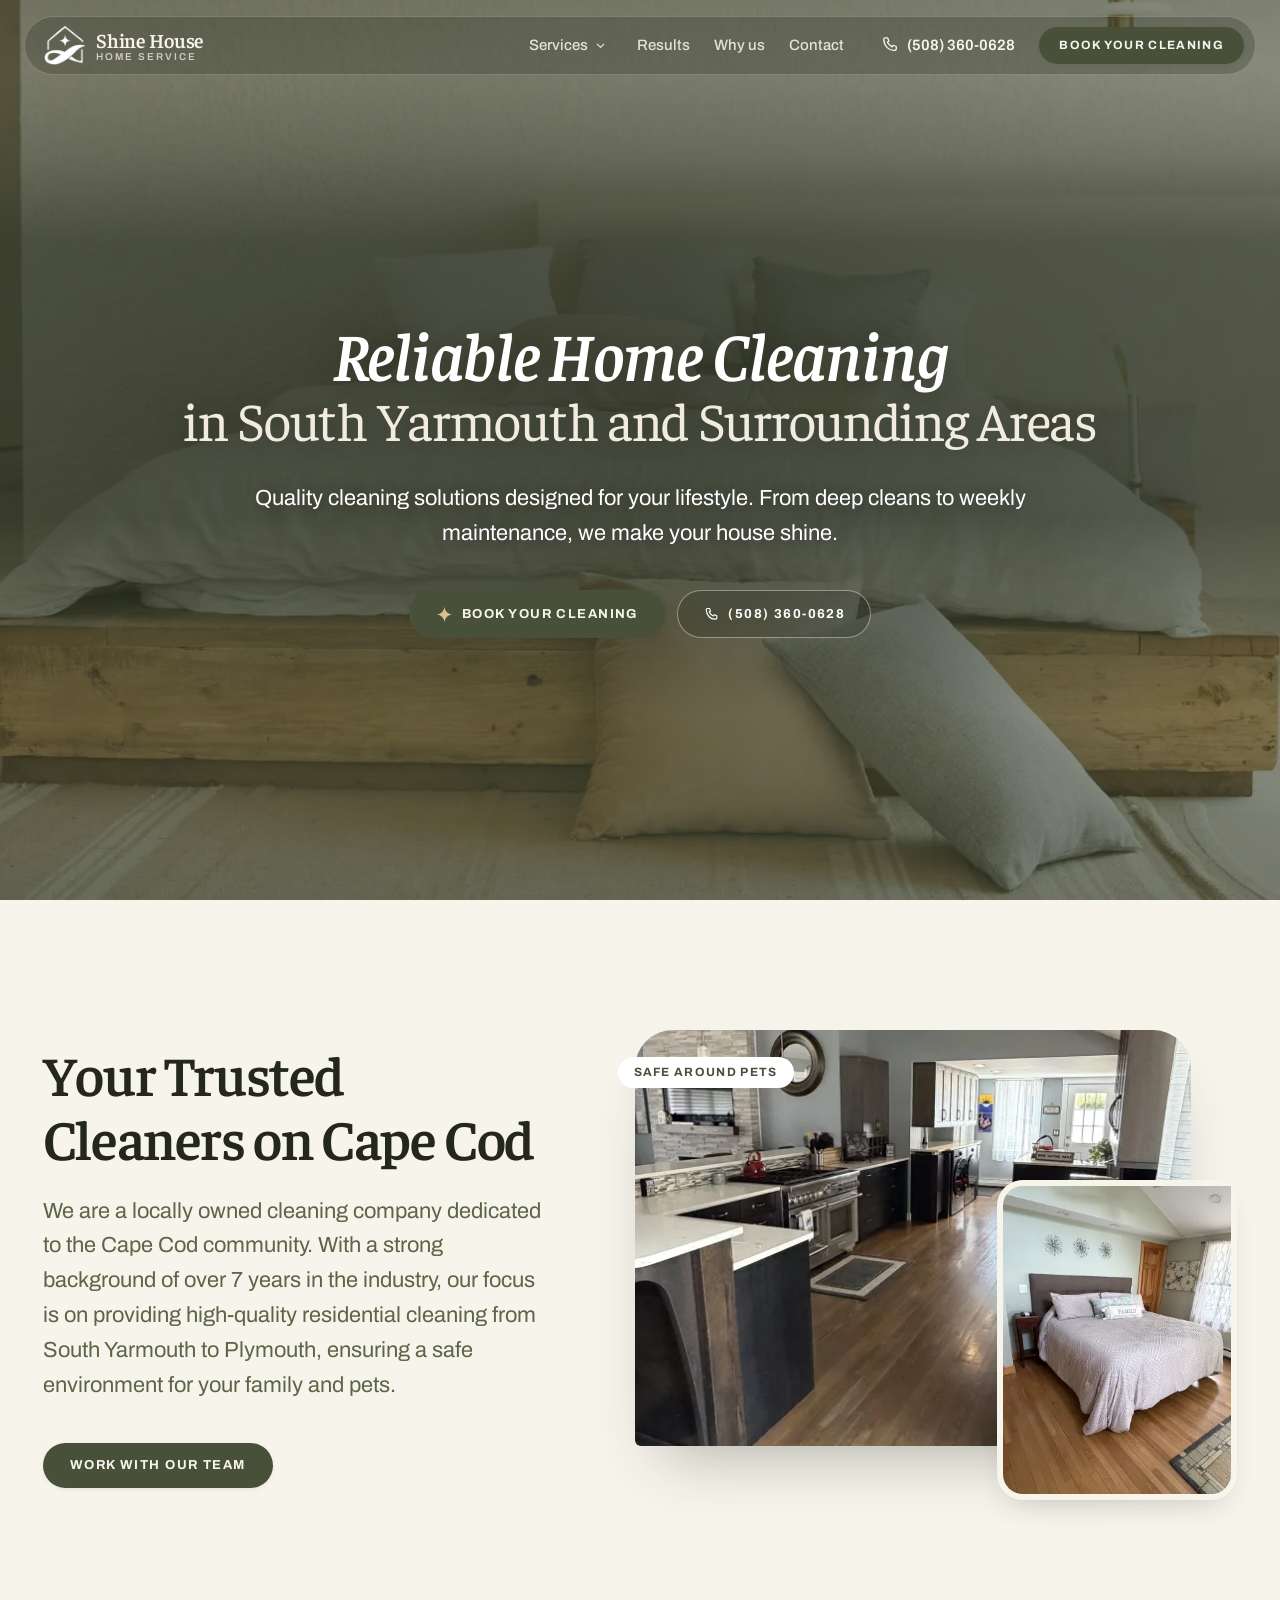
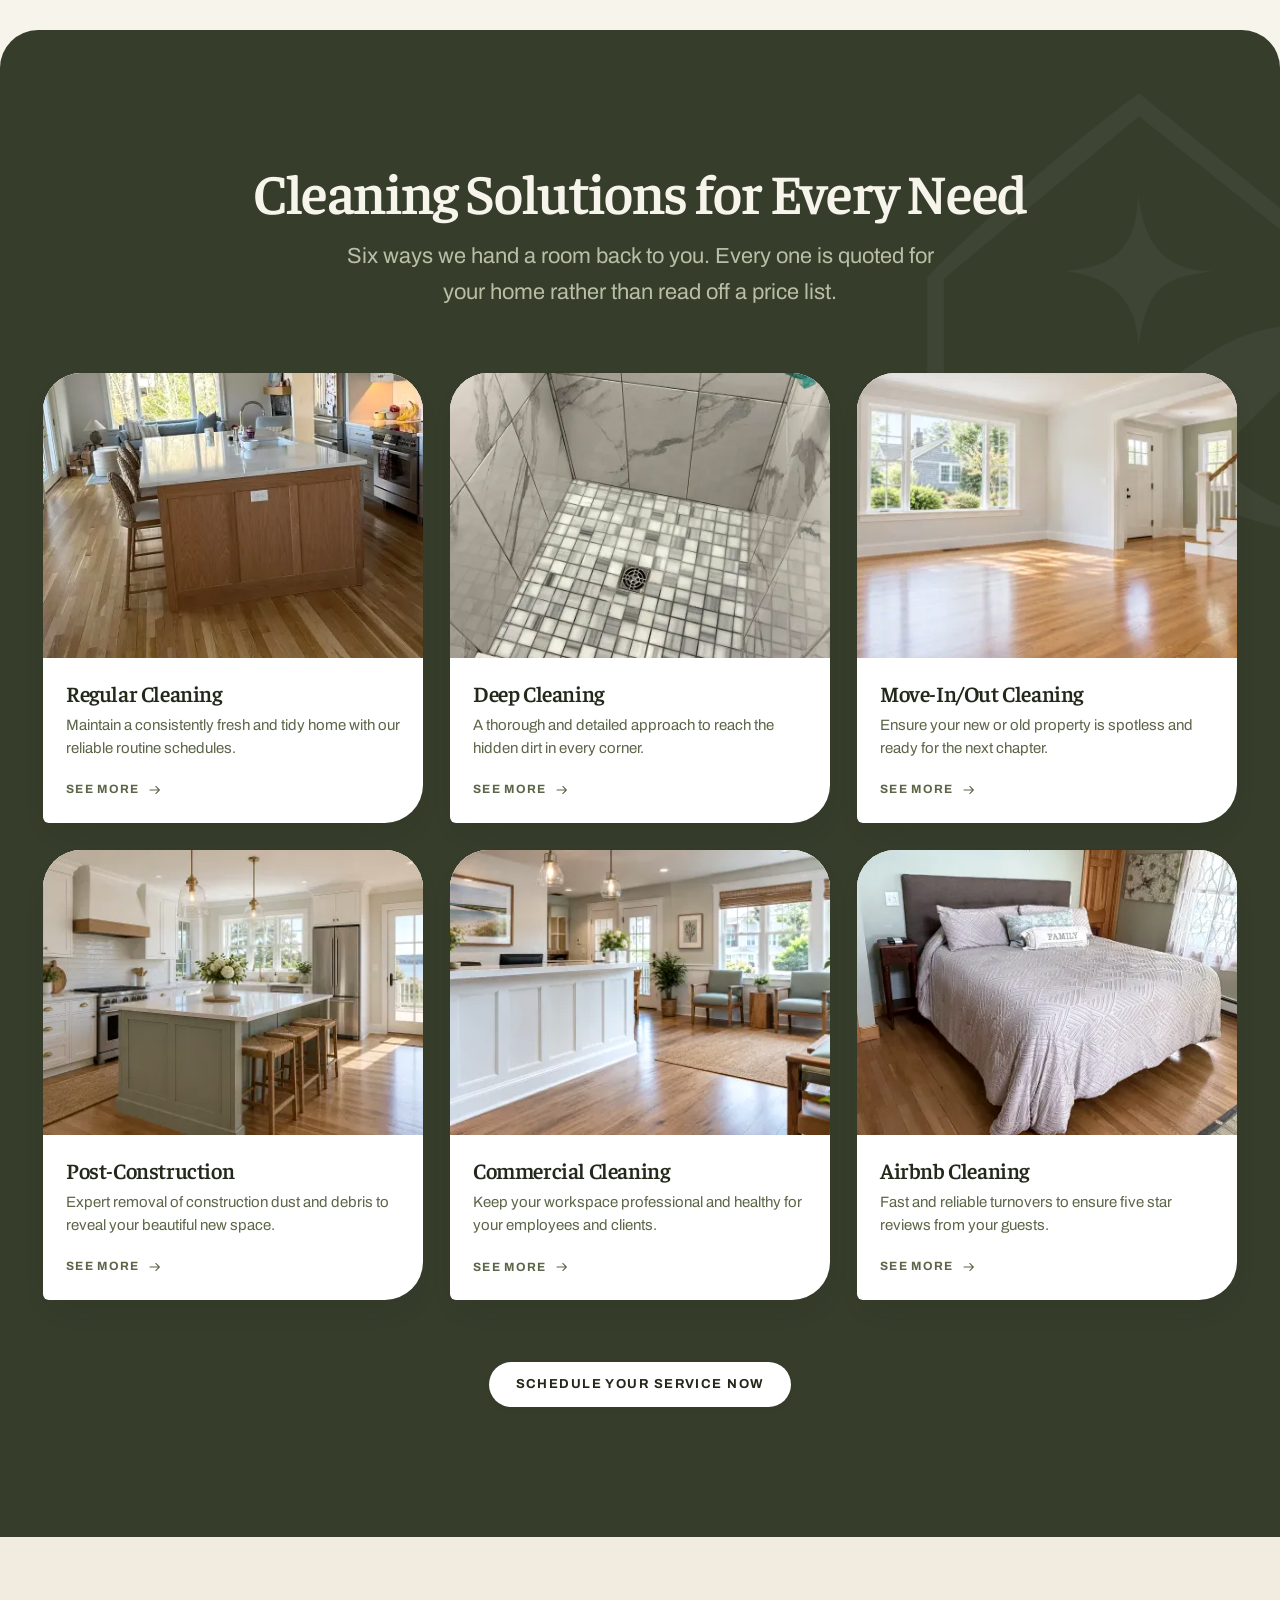
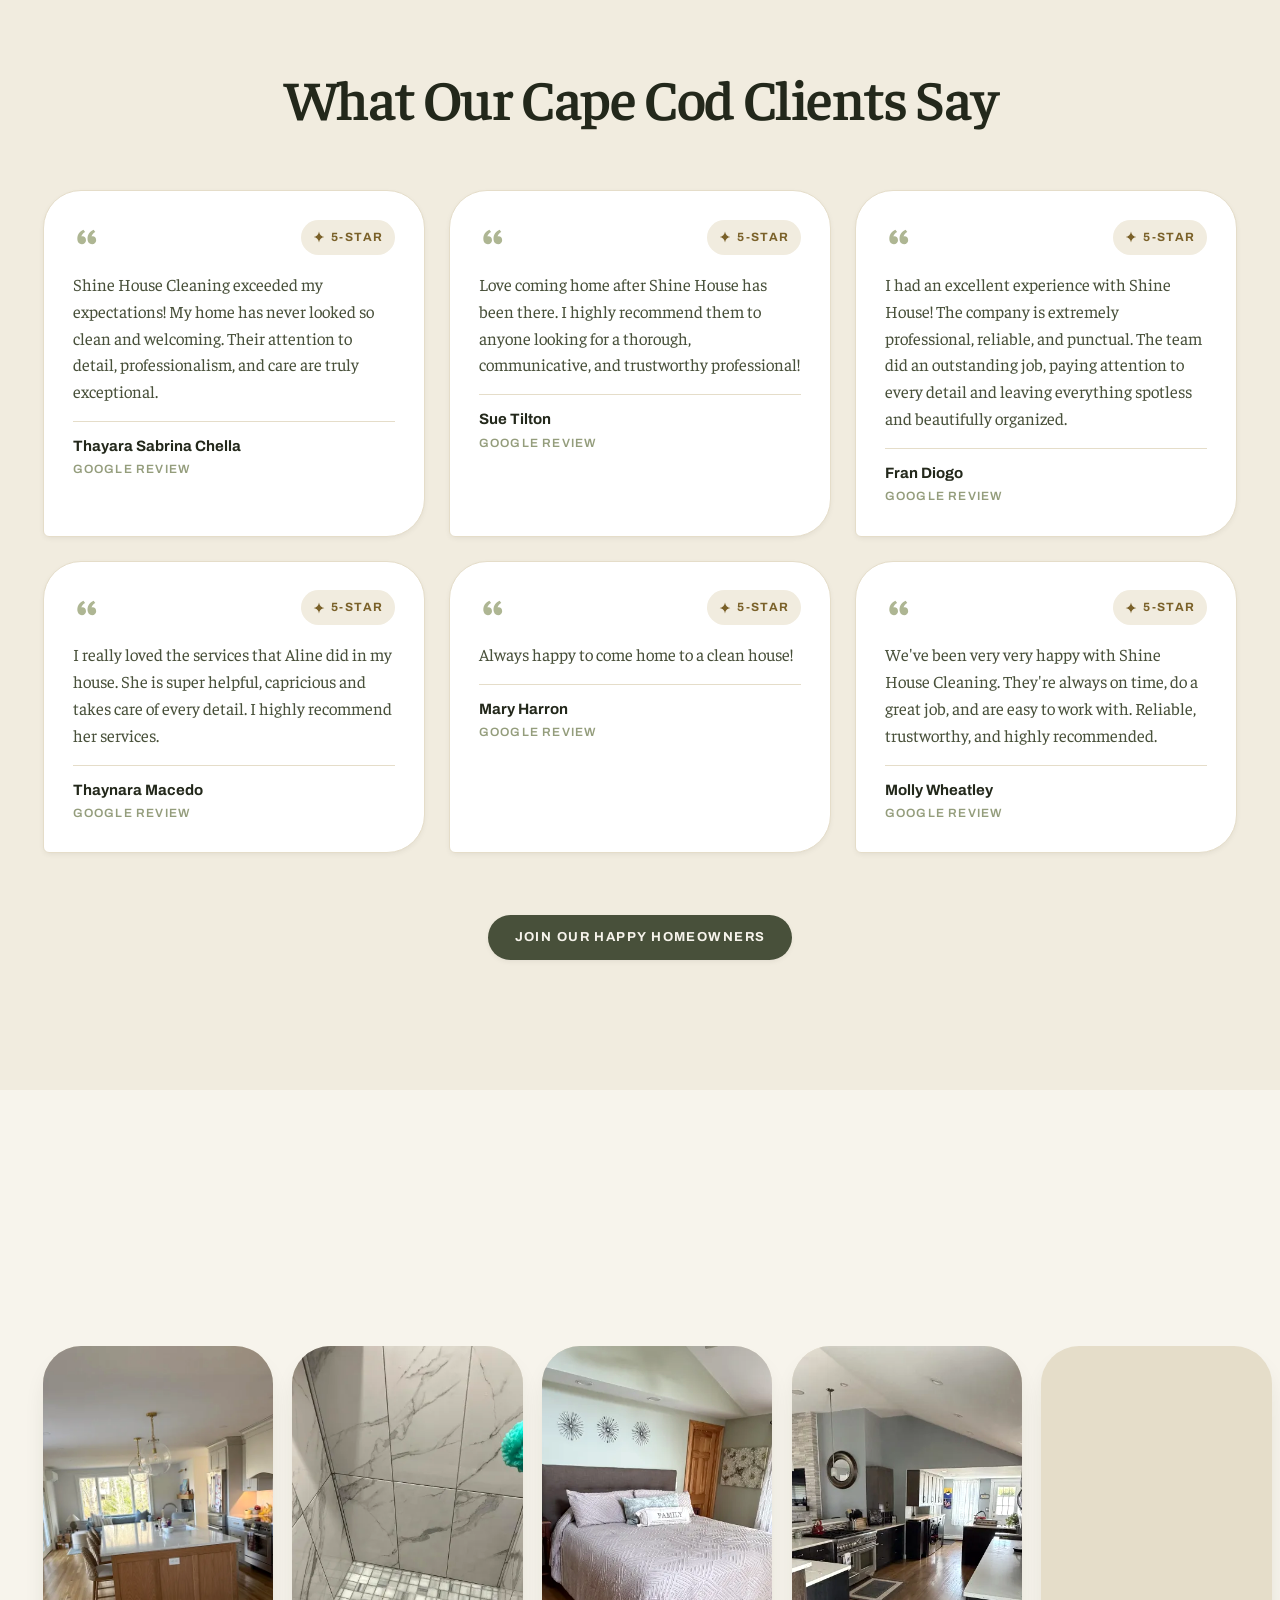
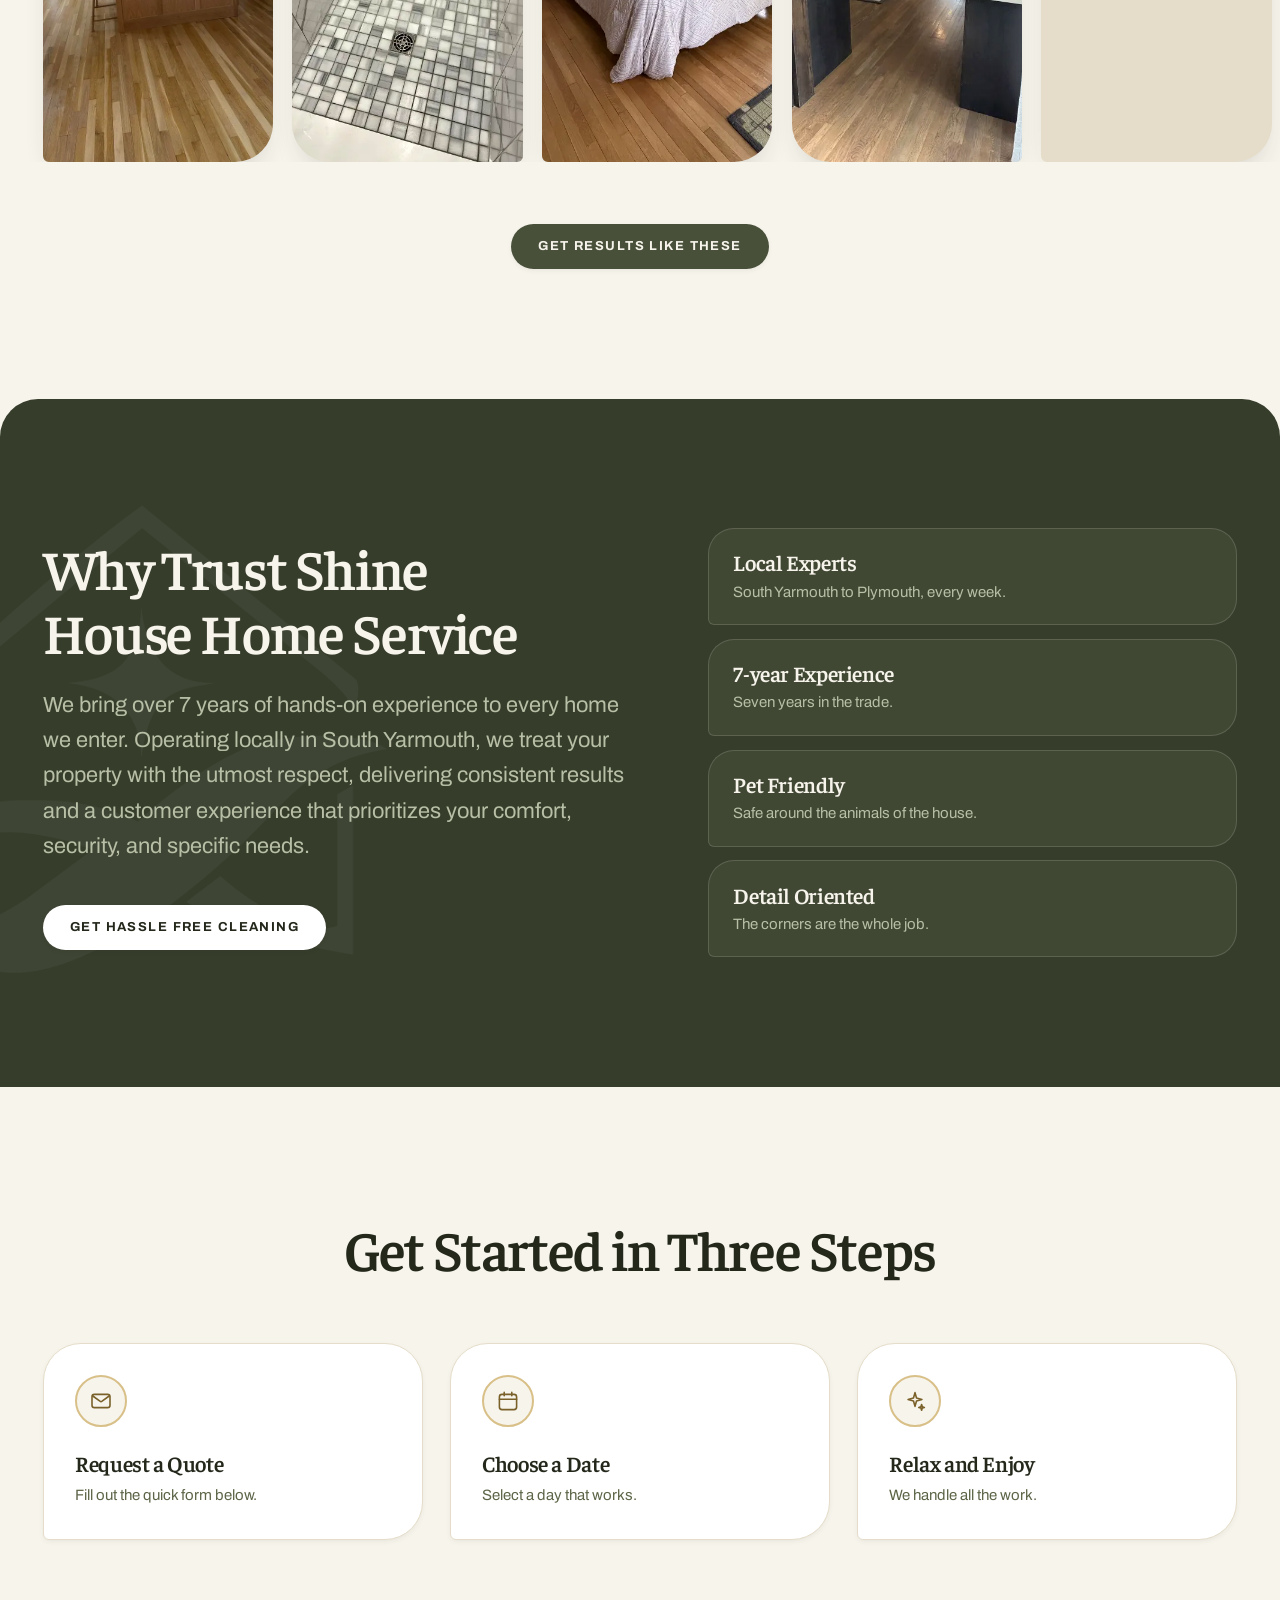
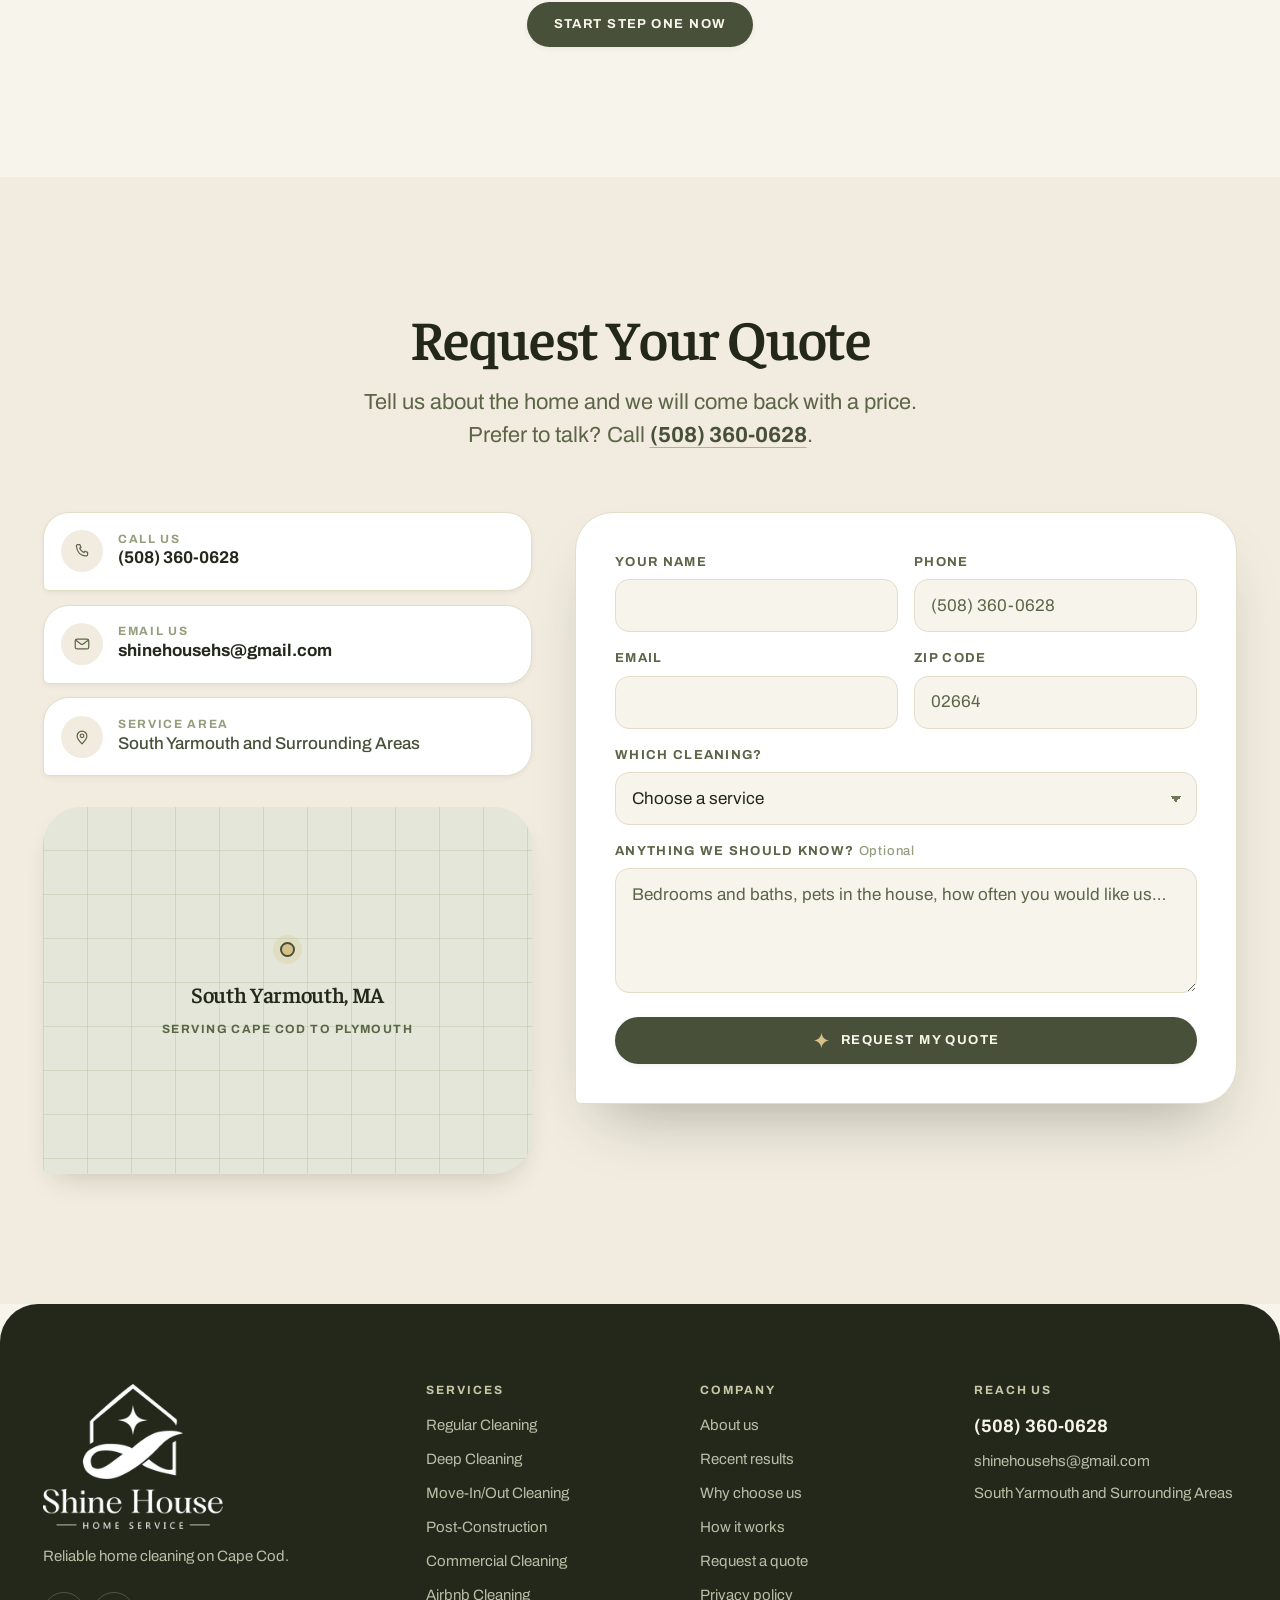
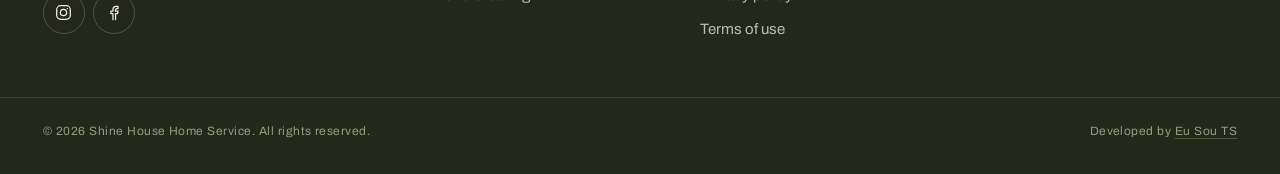
<file: index.html>
<!DOCTYPE html><html lang="en-US"><head><meta charset="utf-8"><meta name="viewport" content="width=device-width, initial-scale=1"><title>Shine House Home Service | House Cleaning in South Yarmouth, MA</title><meta name="description" content="Locally owned house cleaning on Cape Cod, from South Yarmouth to Plymouth. Regular, deep, move-in/out, post-construction, commercial and Airbnb cleaning. Over 7 years of experience, safe for family and pets."><meta name="author" content="Shine House Home Service"><meta name="robots" content="index,follow,max-image-preview:large,max-snippet:-1,max-video-preview:-1"><meta name="googlebot" content="index,follow,max-image-preview:large,max-snippet:-1,max-video-preview:-1"><link rel="canonical" href="https://shinehousehome.com/"><link rel="alternate" hreflang="en-US" href="https://shinehousehome.com/"><link rel="alternate" hreflang="x-default" href="https://shinehousehome.com/"><link rel="sitemap" type="application/xml" href="/sitemap.xml"><link rel="icon" type="image/png" sizes="32x32" href="favicon-32.png"><link rel="apple-touch-icon" sizes="180x180" href="favicon-180.png"><link rel="manifest" href="/site.webmanifest"><meta name="theme-color" content="#363D2B"><meta name="color-scheme" content="light"><meta property="og:type" content="website"><meta property="og:site_name" content="Shine House Home Service"><meta property="og:title" content="Shine House Home Service | House Cleaning in South Yarmouth, MA"><meta property="og:description" content="Locally owned house cleaning on Cape Cod, from South Yarmouth to Plymouth. Regular, deep, move-in/out, post-construction, commercial and Airbnb cleaning. Over 7 years of experience, safe for family and pets."><meta property="og:url" content="https://shinehousehome.com/"><meta property="og:locale" content="en_US"><meta property="og:image" content="https://shinehousehome.com/assets/hero-made-bed.webp"><meta property="og:image:secure_url" content="https://shinehousehome.com/assets/hero-made-bed.webp"><meta property="og:image:type" content="image/webp"><meta property="og:image:width" content="1800"><meta property="og:image:height" content="1200"><meta property="og:image:alt" content="A bright, freshly prepared Cape Cod home by Shine House Home Service."><meta name="twitter:card" content="summary_large_image"><meta name="twitter:title" content="Shine House Home Service | House Cleaning in South Yarmouth, MA"><meta name="twitter:description" content="Locally owned house cleaning on Cape Cod, from South Yarmouth to Plymouth. Regular, deep, move-in/out, post-construction, commercial and Airbnb cleaning. Over 7 years of experience, safe for family and pets."><meta name="twitter:image" content="https://shinehousehome.com/assets/hero-made-bed.webp"><meta name="twitter:image:alt" content="A bright, freshly prepared Cape Cod home by Shine House Home Service."><script type="application/ld+json">{"@context":"https://schema.org","@graph":[{"@type":["LocalBusiness","HomeAndConstructionBusiness"],"@id":"https://shinehousehome.com/#business","name":"Shine House Home Service","alternateName":"Shine House","description":"Reliable home cleaning on Cape Cod.","url":"https://shinehousehome.com/","telephone":"(508) 360-0628","email":"shinehousehs@gmail.com","founder":{"@type":"Person","name":"Aline de Oliveira do Carmo"},"image":"https://shinehousehome.com/assets/hero-made-bed.webp","logo":"https://shinehousehome.com/assets/mark-olive.png","address":{"@type":"PostalAddress","streetAddress":"22 Winding Brook Rd","addressLocality":"South Yarmouth","addressRegion":"MA","postalCode":"02664","addressCountry":"US"},"areaServed":[{"@type":"City","name":"South Yarmouth, MA"},{"@type":"City","name":"Yarmouth Port, MA"},{"@type":"City","name":"Hyannis, MA"},{"@type":"City","name":"Barnstable, MA"},{"@type":"City","name":"Dennis, MA"},{"@type":"City","name":"Harwich, MA"},{"@type":"City","name":"Chatham, MA"},{"@type":"City","name":"Brewster, MA"},{"@type":"City","name":"Orleans, MA"},{"@type":"City","name":"Eastham, MA"},{"@type":"City","name":"Sandwich, MA"},{"@type":"City","name":"Mashpee, MA"},{"@type":"City","name":"Falmouth, MA"},{"@type":"City","name":"Bourne, MA"},{"@type":"City","name":"Plymouth, MA"}],"sameAs":["https://www.instagram.com/shinehouseservice/","https://www.facebook.com/shinehousehs/"],"contactPoint":{"@type":"ContactPoint","telephone":"(508) 360-0628","email":"shinehousehs@gmail.com","contactType":"customer service","areaServed":"US-MA","availableLanguage":"English"},"hasOfferCatalog":{"@type":"OfferCatalog","name":"Cleaning services","itemListElement":[{"@type":"Offer","itemOffered":{"@type":"Service","name":"Regular Cleaning","url":"https://shinehousehome.com/regular-cleaning/"}},{"@type":"Offer","itemOffered":{"@type":"Service","name":"Deep Cleaning","url":"https://shinehousehome.com/deep-cleaning/"}},{"@type":"Offer","itemOffered":{"@type":"Service","name":"Move-In/Out Cleaning","url":"https://shinehousehome.com/move-in-out-cleaning/"}},{"@type":"Offer","itemOffered":{"@type":"Service","name":"Post-Construction","url":"https://shinehousehome.com/post-construction-cleaning/"}},{"@type":"Offer","itemOffered":{"@type":"Service","name":"Commercial Cleaning","url":"https://shinehousehome.com/commercial-cleaning/"}},{"@type":"Offer","itemOffered":{"@type":"Service","name":"Airbnb Cleaning","url":"https://shinehousehome.com/airbnb-cleaning/"}}]}},{"@type":"WebSite","@id":"https://shinehousehome.com/#website","url":"https://shinehousehome.com/","name":"Shine House Home Service","inLanguage":"en-US","publisher":{"@id":"https://shinehousehome.com/#business"}},{"@type":"WebPage","@id":"https://shinehousehome.com/#webpage","url":"https://shinehousehome.com/","name":"Shine House Home Service | House Cleaning in South Yarmouth, MA","description":"Locally owned house cleaning on Cape Cod, from South Yarmouth to Plymouth. Regular, deep, move-in/out, post-construction, commercial and Airbnb cleaning. Over 7 years of experience, safe for family and pets.","inLanguage":"en-US","isPartOf":{"@id":"https://shinehousehome.com/#website"},"about":{"@id":"https://shinehousehome.com/#business"},"primaryImageOfPage":{"@type":"ImageObject","url":"https://shinehousehome.com/assets/hero-made-bed.webp","caption":"A bright, freshly prepared Cape Cod home by Shine House Home Service."}}]}</script><link rel="stylesheet" href="css/styles.css"></head><body class="no-js"><script>document.body.classList.remove('no-js');</script><a class="skip-link" href="#main">Skip to content</a><header class="nav" data-nav><a class="nav__brand" href="#top" aria-label="Shine House Home Service, home"><span class="nav__mark"><img src="assets/mark-white.webp" srcset="assets/mark-white-96.webp 96w" alt loading="eager" decoding="async" width="573" height="538" class="nav__mark-img nav__mark-img--light"><img src="assets/mark-olive-77.webp" srcset="assets/mark-olive.webp 96w" alt loading="eager" decoding="async" width="573" height="538" class="nav__mark-img nav__mark-img--dark"></span><span class="nav__word"><span class="nav__word-1">Shine House</span><span class="nav__word-2 label">Home Service</span></span></a><nav class="nav__links" aria-label="Primary"><div class="drop" data-drop><button class="drop__trigger" type="button" aria-expanded="false" aria-controls="services-menu" data-drop-trigger>Services<span class="drop__chev" aria-hidden="true"><svg viewBox="0 0 24 24" width="13" height="13" fill="none" stroke="currentColor" stroke-width="2.2" stroke-linecap="round" stroke-linejoin="round"><path d="m6 9.5 6 6 6-6"></path></svg></span></button><div class="drop__menu" id="services-menu" data-drop-menu hidden><ul role="list"><li><a href="/regular-cleaning/"><span class="drop__name">Regular Cleaning</span><svg width="15" height="15" viewBox="0 0 24 24" fill="none" stroke="currentColor" stroke-width="1.6" stroke-linecap="round" stroke-linejoin="round" aria-hidden="true" focusable="false"><path d="M4.5 12h14m0 0-5.3-5.3M18.5 12l-5.3 5.3"></path></svg></a></li><li><a href="/deep-cleaning/"><span class="drop__name">Deep Cleaning</span><svg width="15" height="15" viewBox="0 0 24 24" fill="none" stroke="currentColor" stroke-width="1.6" stroke-linecap="round" stroke-linejoin="round" aria-hidden="true" focusable="false"><path d="M4.5 12h14m0 0-5.3-5.3M18.5 12l-5.3 5.3"></path></svg></a></li><li><a href="/move-in-out-cleaning/"><span class="drop__name">Move-In/Out Cleaning</span><svg width="15" height="15" viewBox="0 0 24 24" fill="none" stroke="currentColor" stroke-width="1.6" stroke-linecap="round" stroke-linejoin="round" aria-hidden="true" focusable="false"><path d="M4.5 12h14m0 0-5.3-5.3M18.5 12l-5.3 5.3"></path></svg></a></li><li><a href="/post-construction-cleaning/"><span class="drop__name">Post-Construction</span><svg width="15" height="15" viewBox="0 0 24 24" fill="none" stroke="currentColor" stroke-width="1.6" stroke-linecap="round" stroke-linejoin="round" aria-hidden="true" focusable="false"><path d="M4.5 12h14m0 0-5.3-5.3M18.5 12l-5.3 5.3"></path></svg></a></li><li><a href="/commercial-cleaning/"><span class="drop__name">Commercial Cleaning</span><svg width="15" height="15" viewBox="0 0 24 24" fill="none" stroke="currentColor" stroke-width="1.6" stroke-linecap="round" stroke-linejoin="round" aria-hidden="true" focusable="false"><path d="M4.5 12h14m0 0-5.3-5.3M18.5 12l-5.3 5.3"></path></svg></a></li><li><a href="/airbnb-cleaning/"><span class="drop__name">Airbnb Cleaning</span><svg width="15" height="15" viewBox="0 0 24 24" fill="none" stroke="currentColor" stroke-width="1.6" stroke-linecap="round" stroke-linejoin="round" aria-hidden="true" focusable="false"><path d="M4.5 12h14m0 0-5.3-5.3M18.5 12l-5.3 5.3"></path></svg></a></li></ul></div></div><a class="nav__link" href="#work">Results</a><a class="nav__link" href="#why">Why us</a><a class="nav__link" href="#quote">Contact</a></nav><div class="nav__actions"><a class="nav__phone" href="tel:+15083600628"><svg width="20" height="20" viewBox="0 0 24 24" fill="none" stroke="currentColor" stroke-width="1.6" stroke-linecap="round" stroke-linejoin="round" aria-hidden="true" focusable="false"><path d="M6.2 3.5h3l1.5 3.7-1.9 1.2a12.4 12.4 0 0 0 5.8 5.8l1.2-1.9 3.7 1.5v3a1.7 1.7 0 0 1-1.9 1.7C10.4 18.9 5.1 13.6 4.5 5.4a1.7 1.7 0 0 1 1.7-1.9Z"></path></svg><span class="tnum">(508) 360-0628</span></a><a class="btn btn--primary btn--md nav__cta" href="#quote"><span class="btn__label">Book your cleaning</span></a><button class="nav__toggle" type="button" aria-expanded="false" aria-controls="nav-panel" data-nav-toggle><span class="visually-hidden">Menu</span><span class="nav__toggle-open"><svg width="22" height="22" viewBox="0 0 24 24" fill="none" stroke="currentColor" stroke-width="1.6" stroke-linecap="round" stroke-linejoin="round" aria-hidden="true" focusable="false"><path d="M4 7.5h16M4 16.5h16"></path></svg></span><span class="nav__toggle-close"><svg width="22" height="22" viewBox="0 0 24 24" fill="none" stroke="currentColor" stroke-width="1.6" stroke-linecap="round" stroke-linejoin="round" aria-hidden="true" focusable="false"><path d="M6.3 6.3l11.4 11.4M17.7 6.3 6.3 17.7"></path></svg></span></button></div></header><div class="panel" id="nav-panel" data-nav-panel hidden><nav class="panel__links" aria-label="Primary, mobile"><div class="panel__group" data-panel-group><button class="panel__row panel__row--trigger" type="button" aria-expanded="false" aria-controls="panel-services" data-panel-trigger>Services<span class="panel__chev" aria-hidden="true"><svg viewBox="0 0 24 24" width="18" height="18" fill="none" stroke="currentColor" stroke-width="2" stroke-linecap="round" stroke-linejoin="round"><path d="m6 9.5 6 6 6-6"></path></svg></span></button><ul class="panel__sub" id="panel-services" role="list" hidden><li><a href="/regular-cleaning/">Regular Cleaning</a></li><li><a href="/deep-cleaning/">Deep Cleaning</a></li><li><a href="/move-in-out-cleaning/">Move-In/Out Cleaning</a></li><li><a href="/post-construction-cleaning/">Post-Construction</a></li><li><a href="/commercial-cleaning/">Commercial Cleaning</a></li><li><a href="/airbnb-cleaning/">Airbnb Cleaning</a></li></ul></div><a class="panel__row" href="#work">Results<svg width="18" height="18" viewBox="0 0 24 24" fill="none" stroke="currentColor" stroke-width="1.6" stroke-linecap="round" stroke-linejoin="round" aria-hidden="true" focusable="false"><path d="M4.5 12h14m0 0-5.3-5.3M18.5 12l-5.3 5.3"></path></svg></a><a class="panel__row" href="#why">Why us<svg width="18" height="18" viewBox="0 0 24 24" fill="none" stroke="currentColor" stroke-width="1.6" stroke-linecap="round" stroke-linejoin="round" aria-hidden="true" focusable="false"><path d="M4.5 12h14m0 0-5.3-5.3M18.5 12l-5.3 5.3"></path></svg></a><a class="panel__row" href="#quote">Contact<svg width="18" height="18" viewBox="0 0 24 24" fill="none" stroke="currentColor" stroke-width="1.6" stroke-linecap="round" stroke-linejoin="round" aria-hidden="true" focusable="false"><path d="M4.5 12h14m0 0-5.3-5.3M18.5 12l-5.3 5.3"></path></svg></a></nav><div class="panel__foot"><a class="panel__phone" href="tel:+15083600628"><svg width="18" height="18" viewBox="0 0 24 24" fill="none" stroke="currentColor" stroke-width="1.6" stroke-linecap="round" stroke-linejoin="round" aria-hidden="true" focusable="false"><path d="M6.2 3.5h3l1.5 3.7-1.9 1.2a12.4 12.4 0 0 0 5.8 5.8l1.2-1.9 3.7 1.5v3a1.7 1.7 0 0 1-1.9 1.7C10.4 18.9 5.1 13.6 4.5 5.4a1.7 1.7 0 0 1 1.7-1.9Z"></path></svg><span class="tnum">(508) 360-0628</span></a><a class="btn btn--primary btn--lg panel__cta" href="#quote"><span class="btn__label">Book your cleaning</span></a></div></div><main id="main"><section class="hero" id="top"><div class="hero__media" data-hero-media><img src="assets/hero-made-bed-1800.webp" srcset="assets/hero-made-bed-900.webp 900w, assets/hero-made-bed-1400.webp 1400w, assets/hero-made-bed-1800.webp 1800w" alt="A bed made up with crisp white linen in a limewashed room, morning light across the covers." sizes="100vw" loading="eager" fetchpriority="high" style="--hero-position:50% 58%" data-hero-img="true" decoding="async" width="1800" height="1200" class="hero__img"><div class="hero__scrim" aria-hidden="true"></div></div><div class="hero__stack"><h1 class="hero__title"><em class="hero__title-main">Reliable Home Cleaning</em><span class="hero__title-sub">in South Yarmouth and Surrounding Areas</span></h1><p class="hero__lead">Quality cleaning solutions designed for your lifestyle. From deep cleans to weekly maintenance, we make your house shine.</p><div class="hero__actions"><a class="btn btn--primary btn--lg" href="#quote"><span class="btn__mark"><svg width="17" height="17" viewBox="0 0 24 24" fill="currentColor" stroke="none" stroke-width="1.6" stroke-linecap="round" stroke-linejoin="round" aria-hidden="true" focusable="false"><path d="M12 1c.62 6.2 4.8 10.38 11 11-6.2.62-10.38 4.8-11 11-.62-6.2-4.8-10.38-11-11 6.2-.62 10.38-4.8 11-11Z"></path></svg></span><span class="btn__label">Book your cleaning</span></a><a class="hero__call" href="tel:+15083600628"><svg width="17" height="17" viewBox="0 0 24 24" fill="none" stroke="currentColor" stroke-width="1.6" stroke-linecap="round" stroke-linejoin="round" aria-hidden="true" focusable="false"><path d="M6.2 3.5h3l1.5 3.7-1.9 1.2a12.4 12.4 0 0 0 5.8 5.8l1.2-1.9 3.7 1.5v3a1.7 1.7 0 0 1-1.9 1.7C10.4 18.9 5.1 13.6 4.5 5.4a1.7 1.7 0 0 1 1.7-1.9Z"></path></svg><span class="tnum">(508) 360-0628</span></a></div></div></section><section class="about section" id="about"><div class="wrap about__grid"><div class="about__text"><h2 class="about__title" data-rise>Your Trusted Cleaners on Cape Cod</h2><p class="about__body" data-rise style="--rise-delay:90ms">We are a locally owned cleaning company dedicated to the Cape Cod community. With a strong background of over 7 years in the industry, our focus is on providing high-quality residential cleaning from South Yarmouth to Plymouth, ensuring a safe environment for your family and pets.</p><div class="about__cta" data-rise style="--rise-delay:180ms"><a class="btn btn--primary btn--lg" href="#quote"><span class="btn__label">Work with our team</span></a></div></div><figure class="about__plates" data-rise style="--rise-delay:120ms; --rise-y:26px"><div class="about__plate about__plate--main"><img src="assets/gallery-open-kitchen-1350.webp" srcset="assets/gallery-open-kitchen-560.webp 560w, assets/gallery-open-kitchen.webp 900w, assets/gallery-open-kitchen-1350.webp 1350w" alt="An open residential kitchen with clean counters, appliances and wood floors." sizes="(max-width: 900px) 92vw, 42vw" loading="lazy" decoding="async" width="1350" height="1800" class="about__img"></div><div class="about__plate about__plate--detail"><img src="assets/gallery-bedroom-suite-12.webp" srcset="assets/gallery-bedroom-suite-320.webp 320w, assets/gallery-bedroom-suite-560.webp 560w" alt="A guest bedroom with fresh bedding, clean wood floors and bedside tables." sizes="(max-width: 900px) 40vw, 18vw" loading="lazy" decoding="async" width="1350" height="1800" class="about__img"></div><figcaption class="about__tag">Safe around pets</figcaption></figure></div></section><section class="services section band-poche" id="services"><div class="mark mark--right" style="--mark-size:clamp(18rem, 14rem + 22vw, 34rem); --mark-opacity:0.045; --mark-top:20%;" aria-hidden="true"><img src="assets/mark-white.webp" srcset="assets/mark-white-420.webp 420w, assets/mark-white.webp 573w" alt sizes="34rem" loading="lazy" decoding="async" width="573" height="538" class="mark__img"></div><div class="wrap"><header class="services__head"><h2 data-rise>Cleaning Solutions for Every Need</h2><p class="services__note" data-rise style="--rise-delay:80ms">Six ways we hand a room back to you. Every one is quoted for your home rather than read off a price list.</p></header><ul class="services__grid" role="list"><li class="card" data-rise style="--rise-delay:60ms"><a class="card__link" href="/regular-cleaning/"><div class="card__media"><img src="assets/service-regular-900.webp" srcset="assets/service-regular-420.webp 420w, assets/service-regular.webp 700w, assets/service-regular-900.webp 900w" alt="A clean residential kitchen with appliances, counters and floors in order." sizes="(max-width: 700px) 92vw, (max-width: 1080px) 44vw, 30vw" style="--image-position:48% 58%" loading="lazy" decoding="async" width="900" height="1600" class="card__img"></div><div class="card__body"><h3 class="card__title">Regular Cleaning</h3><p class="card__text">Maintain a consistently fresh and tidy home with our reliable routine schedules.</p><span class="card__action">See more <svg width="16" height="16" viewBox="0 0 24 24" fill="none" stroke="currentColor" stroke-width="1.6" stroke-linecap="round" stroke-linejoin="round" aria-hidden="true" focusable="false"><path d="M4.5 12h14m0 0-5.3-5.3M18.5 12l-5.3 5.3"></path></svg></span></div></a></li><li class="card" data-rise style="--rise-delay:130ms"><a class="card__link" href="/deep-cleaning/"><div class="card__media"><img src="assets/service-deep-103.webp" srcset="assets/service-deep.webp 420w, assets/service-deep-700.webp 700w, assets/service-deep-1000.webp 1000w" alt="A tiled shower with clean marble-look walls, mosaic floor and drain." sizes="(max-width: 700px) 92vw, (max-width: 1080px) 44vw, 30vw" style="--image-position:50% 70%" loading="lazy" decoding="async" width="1200" height="1600" class="card__img"></div><div class="card__body"><h3 class="card__title">Deep Cleaning</h3><p class="card__text">A thorough and detailed approach to reach the hidden dirt in every corner.</p><span class="card__action">See more <svg width="16" height="16" viewBox="0 0 24 24" fill="none" stroke="currentColor" stroke-width="1.6" stroke-linecap="round" stroke-linejoin="round" aria-hidden="true" focusable="false"><path d="M4.5 12h14m0 0-5.3-5.3M18.5 12l-5.3 5.3"></path></svg></span></div></a></li><li class="card" data-rise style="--rise-delay:200ms"><a class="card__link" href="/move-in-out-cleaning/"><div class="card__media"><img src="assets/service-move-106.webp" srcset="assets/service-move-420.webp 420w, assets/service-move-700.webp 700w, assets/service-move-1000.webp 1000w" alt="A clean empty living room with polished wood floors and daylight through large windows." sizes="(max-width: 700px) 92vw, (max-width: 1080px) 44vw, 30vw" style="--image-position:50% 52%" loading="lazy" decoding="async" width="1511" height="1041" class="card__img"></div><div class="card__body"><h3 class="card__title">Move-In/Out Cleaning</h3><p class="card__text">Ensure your new or old property is spotless and ready for the next chapter.</p><span class="card__action">See more <svg width="16" height="16" viewBox="0 0 24 24" fill="none" stroke="currentColor" stroke-width="1.6" stroke-linecap="round" stroke-linejoin="round" aria-hidden="true" focusable="false"><path d="M4.5 12h14m0 0-5.3-5.3M18.5 12l-5.3 5.3"></path></svg></span></div></a></li><li class="card" data-rise style="--rise-delay:270ms"><a class="card__link" href="/post-construction-cleaning/"><div class="card__media"><img src="assets/service-construction-96.webp" srcset="assets/service-construction-420.webp 420w, assets/service-construction-700.webp 700w, assets/service-construction-1000.webp 1000w" alt="A freshly finished kitchen with a clean island, white cabinetry and polished floors." sizes="(max-width: 700px) 92vw, (max-width: 1080px) 44vw, 30vw" style="--image-position:50% 56%" loading="lazy" decoding="async" width="1536" height="1024" class="card__img"></div><div class="card__body"><h3 class="card__title">Post-Construction</h3><p class="card__text">Expert removal of construction dust and debris to reveal your beautiful new space.</p><span class="card__action">See more <svg width="16" height="16" viewBox="0 0 24 24" fill="none" stroke="currentColor" stroke-width="1.6" stroke-linecap="round" stroke-linejoin="round" aria-hidden="true" focusable="false"><path d="M4.5 12h14m0 0-5.3-5.3M18.5 12l-5.3 5.3"></path></svg></span></div></a></li><li class="card" data-rise style="--rise-delay:340ms"><a class="card__link" href="/commercial-cleaning/"><div class="card__media"><img src="assets/service-commercial-90.webp" srcset="assets/service-commercial-420.webp 420w, assets/service-commercial.webp 700w, assets/service-commercial-1000.webp 1000w" alt="A tidy small office reception area with clean floors, desks and counters." sizes="(max-width: 700px) 92vw, (max-width: 1080px) 44vw, 30vw" style="--image-position:52% 56%" loading="lazy" decoding="async" width="1536" height="1024" class="card__img"></div><div class="card__body"><h3 class="card__title">Commercial Cleaning</h3><p class="card__text">Keep your workspace professional and healthy for your employees and clients.</p><span class="card__action">See more <svg width="16" height="16" viewBox="0 0 24 24" fill="none" stroke="currentColor" stroke-width="1.6" stroke-linecap="round" stroke-linejoin="round" aria-hidden="true" focusable="false"><path d="M4.5 12h14m0 0-5.3-5.3M18.5 12l-5.3 5.3"></path></svg></span></div></a></li><li class="card" data-rise style="--rise-delay:410ms"><a class="card__link" href="/airbnb-cleaning/"><div class="card__media"><img src="assets/service-airbnb-1350.webp" srcset="assets/service-airbnb.webp 420w, assets/service-airbnb-700.webp 700w, assets/service-airbnb-1000.webp 1000w" alt="A guest bedroom made with clean bedding and bedside tables ready for arrival." sizes="(max-width: 700px) 92vw, (max-width: 1080px) 44vw, 30vw" style="--image-position:50% 54%" loading="lazy" decoding="async" width="1350" height="1800" class="card__img"></div><div class="card__body"><h3 class="card__title">Airbnb Cleaning</h3><p class="card__text">Fast and reliable turnovers to ensure five star reviews from your guests.</p><span class="card__action">See more <svg width="16" height="16" viewBox="0 0 24 24" fill="none" stroke="currentColor" stroke-width="1.6" stroke-linecap="round" stroke-linejoin="round" aria-hidden="true" focusable="false"><path d="M4.5 12h14m0 0-5.3-5.3M18.5 12l-5.3 5.3"></path></svg></span></div></a></li></ul><div class="services__cta" data-rise><a class="btn btn--onDark btn--lg" href="#quote"><span class="btn__label">Schedule your service now</span></a></div></div></section><section class="reviews section band-sand" id="reviews"><div class="wrap"><header class="reviews__head"><h2 data-rise>What Our Cape Cod Clients Say</h2></header><ul class="reviews__grid" role="list"><li class="review" data-rise style="--rise-delay:60ms"><div class="review__top"><span class="review__mark" aria-hidden="true"><svg width="26" height="26" viewBox="0 0 24 24" fill="currentColor" stroke="none" stroke-width="1.6" stroke-linecap="round" stroke-linejoin="round" aria-hidden="true" focusable="false"><path d="M9.6 5.4c-3.5 1.5-5.6 4.4-5.6 8.2 0 3 1.7 5 4.2 5 2.2 0 3.8-1.6 3.8-3.7 0-2-1.4-3.5-3.3-3.5-.4 0-.8.1-1 .2.4-1.9 1.7-3.4 3.5-4.3l-1.6-1.9Zm9.4 0c-3.5 1.5-5.6 4.4-5.6 8.2 0 3 1.7 5 4.2 5 2.2 0 3.8-1.6 3.8-3.7 0-2-1.4-3.5-3.3-3.5-.4 0-.8.1-1 .2.4-1.9 1.7-3.4 3.5-4.3L19 5.4Z"></path></svg></span><span class="review__rating" aria-label="5-star Google review"><svg width="12" height="12" viewBox="0 0 24 24" fill="currentColor" stroke="none" stroke-width="1.6" stroke-linecap="round" stroke-linejoin="round" aria-hidden="true" focusable="false"><path d="M12 1c.62 6.2 4.8 10.38 11 11-6.2.62-10.38 4.8-11 11-.62-6.2-4.8-10.38-11-11 6.2-.62 10.38-4.8 11-11Z"></path></svg><span>5-star</span></span></div><blockquote class="review__text">Shine House Cleaning exceeded my expectations! My home has never looked so clean and welcoming. Their attention to detail, professionalism, and care are truly exceptional.</blockquote><footer class="review__by"><span class="review__name">Thayara Sabrina Chella</span><span class="review__source">Google review</span></footer></li><li class="review" data-rise style="--rise-delay:140ms"><div class="review__top"><span class="review__mark" aria-hidden="true"><svg width="26" height="26" viewBox="0 0 24 24" fill="currentColor" stroke="none" stroke-width="1.6" stroke-linecap="round" stroke-linejoin="round" aria-hidden="true" focusable="false"><path d="M9.6 5.4c-3.5 1.5-5.6 4.4-5.6 8.2 0 3 1.7 5 4.2 5 2.2 0 3.8-1.6 3.8-3.7 0-2-1.4-3.5-3.3-3.5-.4 0-.8.1-1 .2.4-1.9 1.7-3.4 3.5-4.3l-1.6-1.9Zm9.4 0c-3.5 1.5-5.6 4.4-5.6 8.2 0 3 1.7 5 4.2 5 2.2 0 3.8-1.6 3.8-3.7 0-2-1.4-3.5-3.3-3.5-.4 0-.8.1-1 .2.4-1.9 1.7-3.4 3.5-4.3L19 5.4Z"></path></svg></span><span class="review__rating" aria-label="5-star Google review"><svg width="12" height="12" viewBox="0 0 24 24" fill="currentColor" stroke="none" stroke-width="1.6" stroke-linecap="round" stroke-linejoin="round" aria-hidden="true" focusable="false"><path d="M12 1c.62 6.2 4.8 10.38 11 11-6.2.62-10.38 4.8-11 11-.62-6.2-4.8-10.38-11-11 6.2-.62 10.38-4.8 11-11Z"></path></svg><span>5-star</span></span></div><blockquote class="review__text">Love coming home after Shine House has been there. I highly recommend them to anyone looking for a thorough, communicative, and trustworthy professional!</blockquote><footer class="review__by"><span class="review__name">Sue Tilton</span><span class="review__source">Google review</span></footer></li><li class="review" data-rise style="--rise-delay:220ms"><div class="review__top"><span class="review__mark" aria-hidden="true"><svg width="26" height="26" viewBox="0 0 24 24" fill="currentColor" stroke="none" stroke-width="1.6" stroke-linecap="round" stroke-linejoin="round" aria-hidden="true" focusable="false"><path d="M9.6 5.4c-3.5 1.5-5.6 4.4-5.6 8.2 0 3 1.7 5 4.2 5 2.2 0 3.8-1.6 3.8-3.7 0-2-1.4-3.5-3.3-3.5-.4 0-.8.1-1 .2.4-1.9 1.7-3.4 3.5-4.3l-1.6-1.9Zm9.4 0c-3.5 1.5-5.6 4.4-5.6 8.2 0 3 1.7 5 4.2 5 2.2 0 3.8-1.6 3.8-3.7 0-2-1.4-3.5-3.3-3.5-.4 0-.8.1-1 .2.4-1.9 1.7-3.4 3.5-4.3L19 5.4Z"></path></svg></span><span class="review__rating" aria-label="5-star Google review"><svg width="12" height="12" viewBox="0 0 24 24" fill="currentColor" stroke="none" stroke-width="1.6" stroke-linecap="round" stroke-linejoin="round" aria-hidden="true" focusable="false"><path d="M12 1c.62 6.2 4.8 10.38 11 11-6.2.62-10.38 4.8-11 11-.62-6.2-4.8-10.38-11-11 6.2-.62 10.38-4.8 11-11Z"></path></svg><span>5-star</span></span></div><blockquote class="review__text">I had an excellent experience with Shine House! The company is extremely professional, reliable, and punctual. The team did an outstanding job, paying attention to every detail and leaving everything spotless and beautifully organized.</blockquote><footer class="review__by"><span class="review__name">Fran Diogo</span><span class="review__source">Google review</span></footer></li><li class="review" data-rise style="--rise-delay:300ms"><div class="review__top"><span class="review__mark" aria-hidden="true"><svg width="26" height="26" viewBox="0 0 24 24" fill="currentColor" stroke="none" stroke-width="1.6" stroke-linecap="round" stroke-linejoin="round" aria-hidden="true" focusable="false"><path d="M9.6 5.4c-3.5 1.5-5.6 4.4-5.6 8.2 0 3 1.7 5 4.2 5 2.2 0 3.8-1.6 3.8-3.7 0-2-1.4-3.5-3.3-3.5-.4 0-.8.1-1 .2.4-1.9 1.7-3.4 3.5-4.3l-1.6-1.9Zm9.4 0c-3.5 1.5-5.6 4.4-5.6 8.2 0 3 1.7 5 4.2 5 2.2 0 3.8-1.6 3.8-3.7 0-2-1.4-3.5-3.3-3.5-.4 0-.8.1-1 .2.4-1.9 1.7-3.4 3.5-4.3L19 5.4Z"></path></svg></span><span class="review__rating" aria-label="5-star Google review"><svg width="12" height="12" viewBox="0 0 24 24" fill="currentColor" stroke="none" stroke-width="1.6" stroke-linecap="round" stroke-linejoin="round" aria-hidden="true" focusable="false"><path d="M12 1c.62 6.2 4.8 10.38 11 11-6.2.62-10.38 4.8-11 11-.62-6.2-4.8-10.38-11-11 6.2-.62 10.38-4.8 11-11Z"></path></svg><span>5-star</span></span></div><blockquote class="review__text">I really loved the services that Aline did in my house. She is super helpful, capricious and takes care of every detail. I highly recommend her services.</blockquote><footer class="review__by"><span class="review__name">Thaynara Macedo</span><span class="review__source">Google review</span></footer></li><li class="review" data-rise style="--rise-delay:380ms"><div class="review__top"><span class="review__mark" aria-hidden="true"><svg width="26" height="26" viewBox="0 0 24 24" fill="currentColor" stroke="none" stroke-width="1.6" stroke-linecap="round" stroke-linejoin="round" aria-hidden="true" focusable="false"><path d="M9.6 5.4c-3.5 1.5-5.6 4.4-5.6 8.2 0 3 1.7 5 4.2 5 2.2 0 3.8-1.6 3.8-3.7 0-2-1.4-3.5-3.3-3.5-.4 0-.8.1-1 .2.4-1.9 1.7-3.4 3.5-4.3l-1.6-1.9Zm9.4 0c-3.5 1.5-5.6 4.4-5.6 8.2 0 3 1.7 5 4.2 5 2.2 0 3.8-1.6 3.8-3.7 0-2-1.4-3.5-3.3-3.5-.4 0-.8.1-1 .2.4-1.9 1.7-3.4 3.5-4.3L19 5.4Z"></path></svg></span><span class="review__rating" aria-label="5-star Google review"><svg width="12" height="12" viewBox="0 0 24 24" fill="currentColor" stroke="none" stroke-width="1.6" stroke-linecap="round" stroke-linejoin="round" aria-hidden="true" focusable="false"><path d="M12 1c.62 6.2 4.8 10.38 11 11-6.2.62-10.38 4.8-11 11-.62-6.2-4.8-10.38-11-11 6.2-.62 10.38-4.8 11-11Z"></path></svg><span>5-star</span></span></div><blockquote class="review__text">Always happy to come home to a clean house!</blockquote><footer class="review__by"><span class="review__name">Mary Harron</span><span class="review__source">Google review</span></footer></li><li class="review" data-rise style="--rise-delay:460ms"><div class="review__top"><span class="review__mark" aria-hidden="true"><svg width="26" height="26" viewBox="0 0 24 24" fill="currentColor" stroke="none" stroke-width="1.6" stroke-linecap="round" stroke-linejoin="round" aria-hidden="true" focusable="false"><path d="M9.6 5.4c-3.5 1.5-5.6 4.4-5.6 8.2 0 3 1.7 5 4.2 5 2.2 0 3.8-1.6 3.8-3.7 0-2-1.4-3.5-3.3-3.5-.4 0-.8.1-1 .2.4-1.9 1.7-3.4 3.5-4.3l-1.6-1.9Zm9.4 0c-3.5 1.5-5.6 4.4-5.6 8.2 0 3 1.7 5 4.2 5 2.2 0 3.8-1.6 3.8-3.7 0-2-1.4-3.5-3.3-3.5-.4 0-.8.1-1 .2.4-1.9 1.7-3.4 3.5-4.3L19 5.4Z"></path></svg></span><span class="review__rating" aria-label="5-star Google review"><svg width="12" height="12" viewBox="0 0 24 24" fill="currentColor" stroke="none" stroke-width="1.6" stroke-linecap="round" stroke-linejoin="round" aria-hidden="true" focusable="false"><path d="M12 1c.62 6.2 4.8 10.38 11 11-6.2.62-10.38 4.8-11 11-.62-6.2-4.8-10.38-11-11 6.2-.62 10.38-4.8 11-11Z"></path></svg><span>5-star</span></span></div><blockquote class="review__text">We&#39;ve been very very happy with Shine House Cleaning. They&#39;re always on time, do a great job, and are easy to work with. Reliable, trustworthy, and highly recommended.</blockquote><footer class="review__by"><span class="review__name">Molly Wheatley</span><span class="review__source">Google review</span></footer></li></ul><div class="reviews__cta" data-rise><a class="btn btn--primary btn--lg" href="#quote"><span class="btn__label">Join our happy homeowners</span></a></div></div></section><section class="work section" id="work"><div class="wrap"><header class="work__head"><h2 data-rise>Our Recent Cleaning Results</h2></header></div><div class="strip" data-strip tabindex="0" role="region" aria-label="Recent cleaning results, scrollable"><ul class="strip__grid" role="list"><li class="tile tile--tall" data-rise style="--rise-delay:60ms"><button class="tile__btn" type="button" data-open data-full="assets/gallery-kitchen-island-19.webp" data-room="Kitchen island" data-desc="Island, sink and flooring ready for the day." data-alt="A clean kitchen island with a sink, wood floor and daylight through the windows." aria-label="Open the kitchen island photograph" style="--image-position:50% 54%"><img src="assets/gallery-kitchen-island.webp" srcset="assets/gallery-kitchen-island-520.webp 520w, assets/gallery-kitchen-island-860.webp 860w, assets/gallery-kitchen-island.webp 900w" alt="A clean kitchen island with a sink, wood floor and daylight through the windows." sizes="(max-width: 640px) 78vw, 34vw" draggable="false" loading="lazy" decoding="async" width="900" height="1600" class="tile__img"></button></li><li class="tile tile--tall" data-rise style="--rise-delay:130ms"><button class="tile__btn" type="button" data-open data-full="assets/gallery-shower-detail.webp" data-room="Shower" data-desc="Tile, glass and drain detailed." data-alt="A tiled shower with clean marble-look walls, mosaic floor and drain." aria-label="Open the shower photograph" style="--image-position:50% 70%"><img src="assets/gallery-shower-detail-1200.webp" srcset="assets/gallery-shower-detail-520.webp 520w, assets/gallery-shower-detail-860.webp 860w, assets/gallery-shower-detail-1200.webp 1200w" alt="A tiled shower with clean marble-look walls, mosaic floor and drain." sizes="(max-width: 640px) 78vw, 34vw" draggable="false" loading="lazy" decoding="async" width="1200" height="1600" class="tile__img"></button></li><li class="tile tile--tall" data-rise style="--rise-delay:200ms"><button class="tile__btn" type="button" data-open data-full="assets/gallery-bedroom-suite-13.webp" data-room="Guest room" data-desc="Fresh bedding and bedside surfaces." data-alt="A guest bedroom with fresh bedding, clean wood floors and bedside tables." aria-label="Open the guest room photograph" style="--image-position:50% 56%"><img src="assets/gallery-bedroom-suite-12.webp" srcset="assets/gallery-bedroom-suite.webp 520w, assets/gallery-bedroom-suite-860.webp 860w, assets/gallery-bedroom-suite-1300.webp 1300w" alt="A guest bedroom with fresh bedding, clean wood floors and bedside tables." sizes="(max-width: 640px) 78vw, 34vw" draggable="false" loading="lazy" decoding="async" width="1350" height="1800" class="tile__img"></button></li><li class="tile tile--tall" data-rise style="--rise-delay:270ms"><button class="tile__btn" type="button" data-open data-full="assets/gallery-open-kitchen-28.webp" data-room="Open kitchen" data-desc="Counters, stove and floor reset for the day." data-alt="An open residential kitchen with clean counters, appliances and wood floors." aria-label="Open the open kitchen photograph" style="--image-position:50% 56%"><img src="assets/gallery-open-kitchen-1350.webp" srcset="assets/gallery-open-kitchen-520.webp 520w, assets/gallery-open-kitchen-860.webp 860w, assets/gallery-open-kitchen-1300.webp 1300w" alt="An open residential kitchen with clean counters, appliances and wood floors." sizes="(max-width: 640px) 78vw, 34vw" draggable="false" loading="lazy" decoding="async" width="1350" height="1800" class="tile__img"></button></li><li class="tile tile--tall" data-rise style="--rise-delay:340ms"><button class="tile__btn" type="button" data-open data-full="assets/gallery-living-room-22.webp" data-room="Living room" data-desc="Seating and surfaces arranged neatly." data-alt="A clean living room with patterned tile flooring and purple upholstered chairs." aria-label="Open the living room photograph" style="--image-position:50% 50%"><img src="assets/gallery-living-room-23.webp" srcset="assets/gallery-living-room.webp 520w, assets/gallery-living-room-860.webp 860w, assets/gallery-living-room-1300.webp 1300w" alt="A clean living room with patterned tile flooring and purple upholstered chairs." sizes="(max-width: 640px) 78vw, 34vw" draggable="false" loading="lazy" decoding="async" width="1350" height="1800" class="tile__img"></button></li><li class="tile tile--tall" data-rise style="--rise-delay:410ms"><button class="tile__btn" type="button" data-open data-full="assets/gallery-white-kitchen-42.webp" data-room="Kitchen" data-desc="Counters, stove and floor reset for the day." data-alt="A clean residential kitchen with white cabinets, stone counters and stainless appliances." aria-label="Open the kitchen photograph" style="--image-position:50% 58%"><img src="assets/gallery-white-kitchen-1013.webp" srcset="assets/gallery-white-kitchen-520.webp 520w, assets/gallery-white-kitchen-860.webp 860w, assets/gallery-white-kitchen-1013.webp 1013w" alt="A clean residential kitchen with white cabinets, stone counters and stainless appliances." sizes="(max-width: 640px) 78vw, 34vw" draggable="false" loading="lazy" decoding="async" width="1013" height="1800" class="tile__img"></button></li></ul></div><div class="wrap"><div class="work__cta" data-rise><a class="btn btn--primary btn--lg" href="#quote"><span class="btn__label">Get results like these</span></a></div></div></section><dialog class="box" data-box aria-label="Photograph"><button class="box__close" type="button" data-box-close aria-label="Close"><svg width="20" height="20" viewBox="0 0 24 24" fill="none" stroke="currentColor" stroke-width="1.6" stroke-linecap="round" stroke-linejoin="round" aria-hidden="true" focusable="false"><path d="M6.3 6.3l11.4 11.4M17.7 6.3 6.3 17.7"></path></svg></button><figure class="box__figure"><div class="box__frame" data-box-frame></div><figcaption class="box__cap"><span class="box__room" data-box-room></span><span class="box__desc" data-box-desc></span></figcaption></figure></dialog><section class="why section band-poche" id="why"><div class="mark mark--left" style="--mark-size:clamp(18rem, 14rem + 22vw, 34rem); --mark-opacity:0.045; --mark-top:50%;" aria-hidden="true"><img src="assets/mark-white.webp" srcset="assets/mark-white-420.webp 420w, assets/mark-white.webp 573w" alt sizes="34rem" loading="lazy" decoding="async" width="573" height="538" class="mark__img"></div><div class="wrap why__grid"><div class="why__text"><h2 data-rise>Why Trust Shine House Home Service</h2><p class="why__body" data-rise style="--rise-delay:80ms">We bring over 7 years of hands-on experience to every home we enter. Operating locally in South Yarmouth, we treat your property with the utmost respect, delivering consistent results and a customer experience that prioritizes your comfort, security, and specific needs.</p><div class="why__cta" data-rise style="--rise-delay:160ms"><a class="btn btn--onDark btn--lg" href="#quote"><span class="btn__label">Get hassle free cleaning</span></a></div></div><dl class="why__points"><div class="point" data-rise style="--rise-delay:100ms; --rise-y:14px"><dt class="point__label">Local Experts</dt><dd class="point__note">South Yarmouth to Plymouth, every week.</dd></div><div class="point" data-rise style="--rise-delay:190ms; --rise-y:14px"><dt class="point__label">7-year Experience</dt><dd class="point__note">Seven years in the trade.</dd></div><div class="point" data-rise style="--rise-delay:280ms; --rise-y:14px"><dt class="point__label">Pet Friendly</dt><dd class="point__note">Safe around the animals of the house.</dd></div><div class="point" data-rise style="--rise-delay:370ms; --rise-y:14px"><dt class="point__label">Detail Oriented</dt><dd class="point__note">The corners are the whole job.</dd></div></dl></div></section><section class="how section" id="how"><div class="wrap"><header class="how__head"><h2 data-rise>Get Started in Three Steps</h2></header><ol class="how__list" role="list"><li class="stepcard" data-rise style="--rise-delay:80ms"><span class="stepcard__n" aria-hidden="true"><svg width="24" height="24" viewBox="0 0 24 24" fill="none" stroke="currentColor" stroke-width="1.6" stroke-linecap="round" stroke-linejoin="round" aria-hidden="true" focusable="false"><g><rect x="3" y="5.4" width="18" height="13.2" rx="2.4"></rect><path d="m3.8 7 7.1 5.2a2 2 0 0 0 2.2 0L20.2 7"></path></g></svg></span><h3 class="stepcard__title">Request a Quote</h3><p class="stepcard__note">Fill out the quick form below.</p></li><li class="stepcard" data-rise style="--rise-delay:190ms"><span class="stepcard__n" aria-hidden="true"><svg width="24" height="24" viewBox="0 0 24 24" fill="none" stroke="currentColor" stroke-width="1.6" stroke-linecap="round" stroke-linejoin="round" aria-hidden="true" focusable="false"><g><rect x="3.4" y="5.4" width="17.2" height="15.2" rx="2.6"></rect><path d="M3.4 10.2h17.2M8.2 3.4v3.4M15.8 3.4v3.4"></path></g></svg></span><h3 class="stepcard__title">Choose a Date</h3><p class="stepcard__note">Select a day that works.</p></li><li class="stepcard" data-rise style="--rise-delay:300ms"><span class="stepcard__n" aria-hidden="true"><svg width="24" height="24" viewBox="0 0 24 24" fill="none" stroke="currentColor" stroke-width="1.6" stroke-linecap="round" stroke-linejoin="round" aria-hidden="true" focusable="false"><g><path d="M12 3.6 13.5 9l5.4 1.5-5.4 1.5L12 17.4 10.5 12 5.1 10.5 10.5 9 12 3.6Z"></path><path d="M18.6 15.6l.7 2.1 2.1.7-2.1.7-.7 2.1-.7-2.1-2.1-.7 2.1-.7.7-2.1Z"></path></g></svg></span><h3 class="stepcard__title">Relax and Enjoy</h3><p class="stepcard__note">We handle all the work.</p></li></ol><div class="how__cta" data-rise><a class="btn btn--primary btn--lg" href="#quote"><span class="btn__label">Start step one now</span></a></div></div></section><section class="quote section band-sand" id="quote"><div class="wrap"><header class="quote__head"><h2 data-rise>Request Your Quote</h2><p class="lead quote__lead" data-rise style="--rise-delay:70ms"><span>Tell us about the home and we will come back with a price.</span><span>Prefer to talk? Call <a href="tel:+15083600628" class="tnum quote__phone">(508) 360-0628</a>.</span></p></header><div class="quote__grid"><!-- ── Map + reach ───────────────────────────────────────────── --><aside class="quote__aside" data-rise style="--rise-delay:120ms"><ul class="reach" role="list"><li class="reach__card"><span class="reach__ico"><svg width="18" height="18" viewBox="0 0 24 24" fill="none" stroke="currentColor" stroke-width="1.6" stroke-linecap="round" stroke-linejoin="round" aria-hidden="true" focusable="false"><path d="M6.2 3.5h3l1.5 3.7-1.9 1.2a12.4 12.4 0 0 0 5.8 5.8l1.2-1.9 3.7 1.5v3a1.7 1.7 0 0 1-1.9 1.7C10.4 18.9 5.1 13.6 4.5 5.4a1.7 1.7 0 0 1 1.7-1.9Z"></path></svg></span><span class="reach__body"><span class="reach__label">Call us</span><a class="reach__value tnum" href="tel:+15083600628">(508) 360-0628</a></span></li><li class="reach__card"><span class="reach__ico"><svg width="18" height="18" viewBox="0 0 24 24" fill="none" stroke="currentColor" stroke-width="1.6" stroke-linecap="round" stroke-linejoin="round" aria-hidden="true" focusable="false"><g><rect x="3" y="5.4" width="18" height="13.2" rx="2.4"></rect><path d="m3.8 7 7.1 5.2a2 2 0 0 0 2.2 0L20.2 7"></path></g></svg></span><span class="reach__body"><span class="reach__label">Email us</span><a class="reach__value reach__value--email" href="mailto:shinehousehs@gmail.com">shinehousehs@gmail.com</a></span></li><li class="reach__card"><span class="reach__ico"><svg width="18" height="18" viewBox="0 0 24 24" fill="none" stroke="currentColor" stroke-width="1.6" stroke-linecap="round" stroke-linejoin="round" aria-hidden="true" focusable="false"><g><path d="M12 21.2c4.3-4.4 6.5-7.9 6.5-10.6a6.5 6.5 0 0 0-13 0c0 2.7 2.2 6.2 6.5 10.6Z"></path><circle cx="12" cy="10.4" r="2.4"></circle></g></svg></span><span class="reach__body"><span class="reach__label">Service area</span><span class="reach__value reach__value--plain">South Yarmouth and Surrounding Areas</span></span></li></ul><div class="quote__map"><div class="quote__map-under" aria-hidden="true"><span class="quote__pin"></span><span class="quote__place">South Yarmouth, MA</span><span class="quote__radius">Serving Cape Cod to Plymouth</span></div><iframe src="https://www.google.com/maps?ll=41.6684,-70.1939&amp;z=10&amp;output=embed" title="Map of the Shine House service area around South Yarmouth, MA" loading="lazy" referrerpolicy="no-referrer-when-downgrade" allowfullscreen></iframe></div></aside><!-- ── Form ──────────────────────────────────────────────────── --><div class="quote__panel" data-rise style="--rise-delay:180ms"><form id="form01" class="form" action="https://api.web3forms.com/submit" method="POST" data-quote-form data-lead-webhook="" data-lead-source="shinehousehome.com" novalidate><input type="hidden" name="access_key" value=""><input type="hidden" name="form_id" value="form01"><input type="hidden" name="subject" value="New quote request from shinehousehome.com"><input type="hidden" name="from_name" value="Shine House Home Service"><input type="hidden" name="form_started_at" value="" data-form-started><input type="checkbox" name="botcheck" class="visually-hidden" tabindex="-1" autocomplete="off"><div class="form__trap" aria-hidden="true"><label for="form01-website">Leave this field empty</label><input id="form01-website" name="website" type="text" tabindex="-1" autocomplete="off" data-honeypot></div><div class="form__row"><div class="field"><label for="q-name">Your name</label><input id="q-name" name="name" type="text" autocomplete="name" required><p class="field__err" data-err-for="q-name"></p></div><div class="field"><label for="q-phone">Phone</label><input id="q-phone" name="phone" type="tel" autocomplete="tel" inputmode="tel" placeholder="(508) 360-0628" maxlength="14" data-phone-mask required><p class="field__err" data-err-for="q-phone"></p></div></div><div class="form__row"><div class="field"><label for="q-email">Email</label><input id="q-email" name="email" type="email" autocomplete="email" required><p class="field__err" data-err-for="q-email"></p></div><div class="field"><label for="q-zip">Zip code</label><input id="q-zip" name="zip" type="text" inputmode="numeric" autocomplete="postal-code" maxlength="5" placeholder="02664" required><p class="field__err" data-err-for="q-zip"></p></div></div><div class="field"><label for="q-service">Which cleaning?</label><select id="q-service" name="service" required data-service-select><option value="">Choose a service</option><option value="Regular Cleaning" data-slug="regular-cleaning">Regular Cleaning</option><option value="Deep Cleaning" data-slug="deep-cleaning">Deep Cleaning</option><option value="Move-In/Out Cleaning" data-slug="move-in-out-cleaning">Move-In/Out Cleaning</option><option value="Post-Construction" data-slug="post-construction-cleaning">Post-Construction</option><option value="Commercial Cleaning" data-slug="commercial-cleaning">Commercial Cleaning</option><option value="Airbnb Cleaning" data-slug="airbnb-cleaning">Airbnb Cleaning</option><option value="Not sure yet">Not sure yet, help me pick</option></select><p class="field__err" data-err-for="q-service"></p></div><div class="field"><label for="q-message">Anything we should know? <span class="field__opt">Optional</span></label><textarea id="q-message" name="message" rows="4" placeholder="Bedrooms and baths, pets in the house, how often you would like us…"></textarea></div><button class="form__submit" type="submit" data-submit><span class="form__submit-mark"><svg width="17" height="17" viewBox="0 0 24 24" fill="currentColor" stroke="none" stroke-width="1.6" stroke-linecap="round" stroke-linejoin="round" aria-hidden="true" focusable="false"><path d="M12 1c.62 6.2 4.8 10.38 11 11-6.2.62-10.38 4.8-11 11-.62-6.2-4.8-10.38-11-11 6.2-.62 10.38-4.8 11-11Z"></path></svg></span><span data-submit-label>Request my quote</span></button><p class="form__status" data-status role="status" aria-live="polite"></p></form></div></div></div></section></main><footer class="foot"><div class="wrap foot__grid"><div class="foot__brand"><img src="assets/logo-white.webp" srcset="assets/logo-white-220.webp 220w, assets/logo-white-440.webp 440w" alt="Shine House Home Service" sizes="180px" loading="lazy" decoding="async" width="1007" height="808" class="foot__logo"><p class="foot__line">Reliable home cleaning on Cape Cod.</p><div class="foot__social"><a href="https://www.instagram.com/shinehouseservice/" target="_blank" rel="noopener noreferrer" aria-label="Shine House on Instagram"><svg width="19" height="19" viewBox="0 0 24 24" fill="none" stroke="currentColor" stroke-width="1.6" stroke-linecap="round" stroke-linejoin="round" aria-hidden="true" focusable="false"><g><rect x="3.4" y="3.4" width="17.2" height="17.2" rx="5"></rect><circle cx="12" cy="12" r="4"></circle><circle cx="16.9" cy="7.1" r="0.9" fill="currentColor" stroke="none"></circle></g></svg></a><a href="https://www.facebook.com/shinehousehs/" target="_blank" rel="noopener noreferrer" aria-label="Shine House on Facebook"><svg width="19" height="19" viewBox="0 0 24 24" fill="none" stroke="currentColor" stroke-width="1.6" stroke-linecap="round" stroke-linejoin="round" aria-hidden="true" focusable="false"><path d="M14.6 21v-7.6h2.6l.4-3h-3V8.5c0-.9.3-1.5 1.5-1.5h1.6V4.3c-.3 0-1.3-.1-2.4-.1-2.4 0-4 1.5-4 4.1v2.1H8.7v3h2.6V21"></path></svg></a></div></div><nav class="foot__col" aria-label="Services"><h2 class="foot__h">Services</h2><ul role="list"><li><a href="/regular-cleaning/">Regular Cleaning</a></li><li><a href="/deep-cleaning/">Deep Cleaning</a></li><li><a href="/move-in-out-cleaning/">Move-In/Out Cleaning</a></li><li><a href="/post-construction-cleaning/">Post-Construction</a></li><li><a href="/commercial-cleaning/">Commercial Cleaning</a></li><li><a href="/airbnb-cleaning/">Airbnb Cleaning</a></li></ul></nav><nav class="foot__col" aria-label="Company"><h2 class="foot__h">Company</h2><ul role="list"><li><a href="/#about">About us</a></li><li><a href="/#work">Recent results</a></li><li><a href="/#why">Why choose us</a></li><li><a href="/#how">How it works</a></li><li><a href="/#quote">Request a quote</a></li><li><a href="/privacy-policy/">Privacy policy</a></li><li><a href="/terms-of-use/">Terms of use</a></li></ul></nav><div class="foot__col"><h2 class="foot__h">Reach us</h2><ul role="list" class="foot__reach"><li><a href="tel:+15083600628" class="tnum foot__phone">(508) 360-0628</a></li><li><a href="mailto:shinehousehs@gmail.com">shinehousehs@gmail.com</a></li><li>South Yarmouth and Surrounding Areas</li></ul></div></div><div class="wrap foot__base"><p>© 2026 Shine House Home Service. All rights reserved.</p><p class="foot__owner">Developed by <a href="https://eusouts.com/" target="_blank" rel="noopener noreferrer">Eu Sou TS</a></p></div></footer>  <script src="js/main.js"></script>
</body></html>
</file>
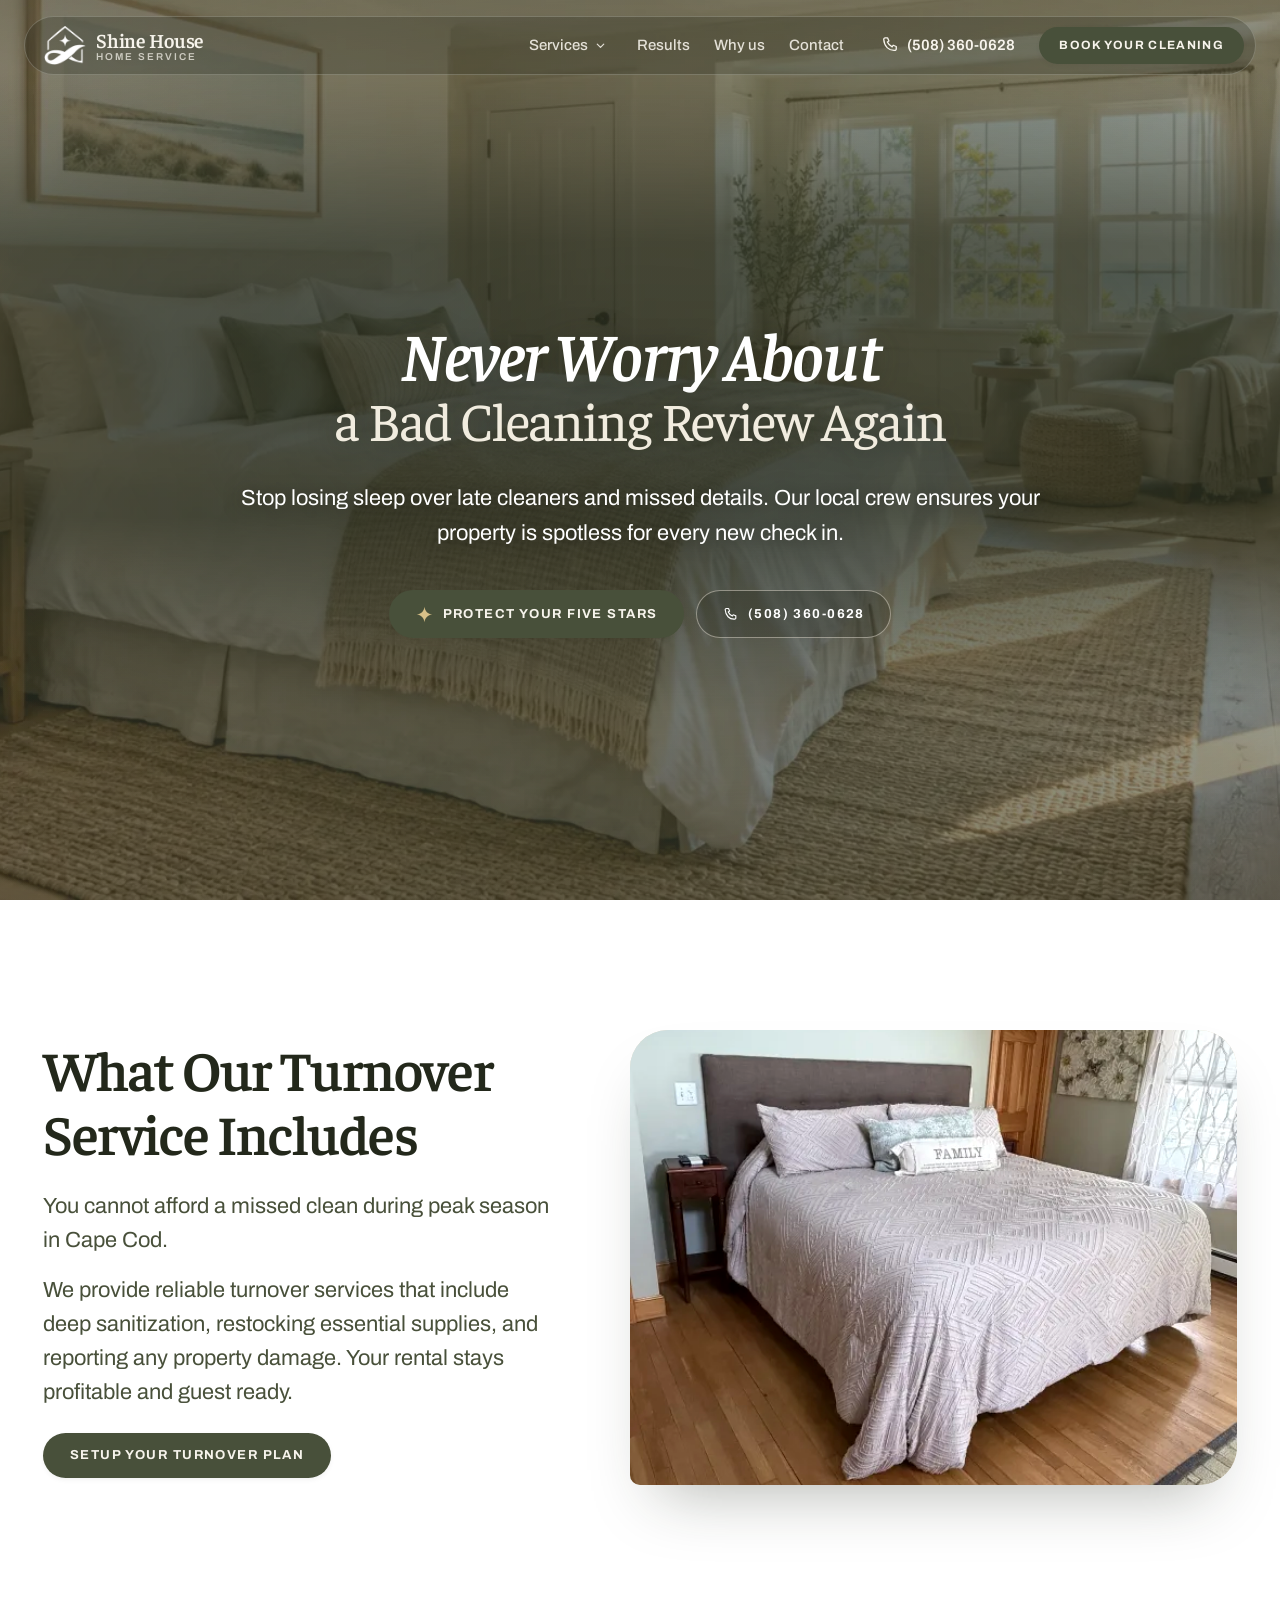
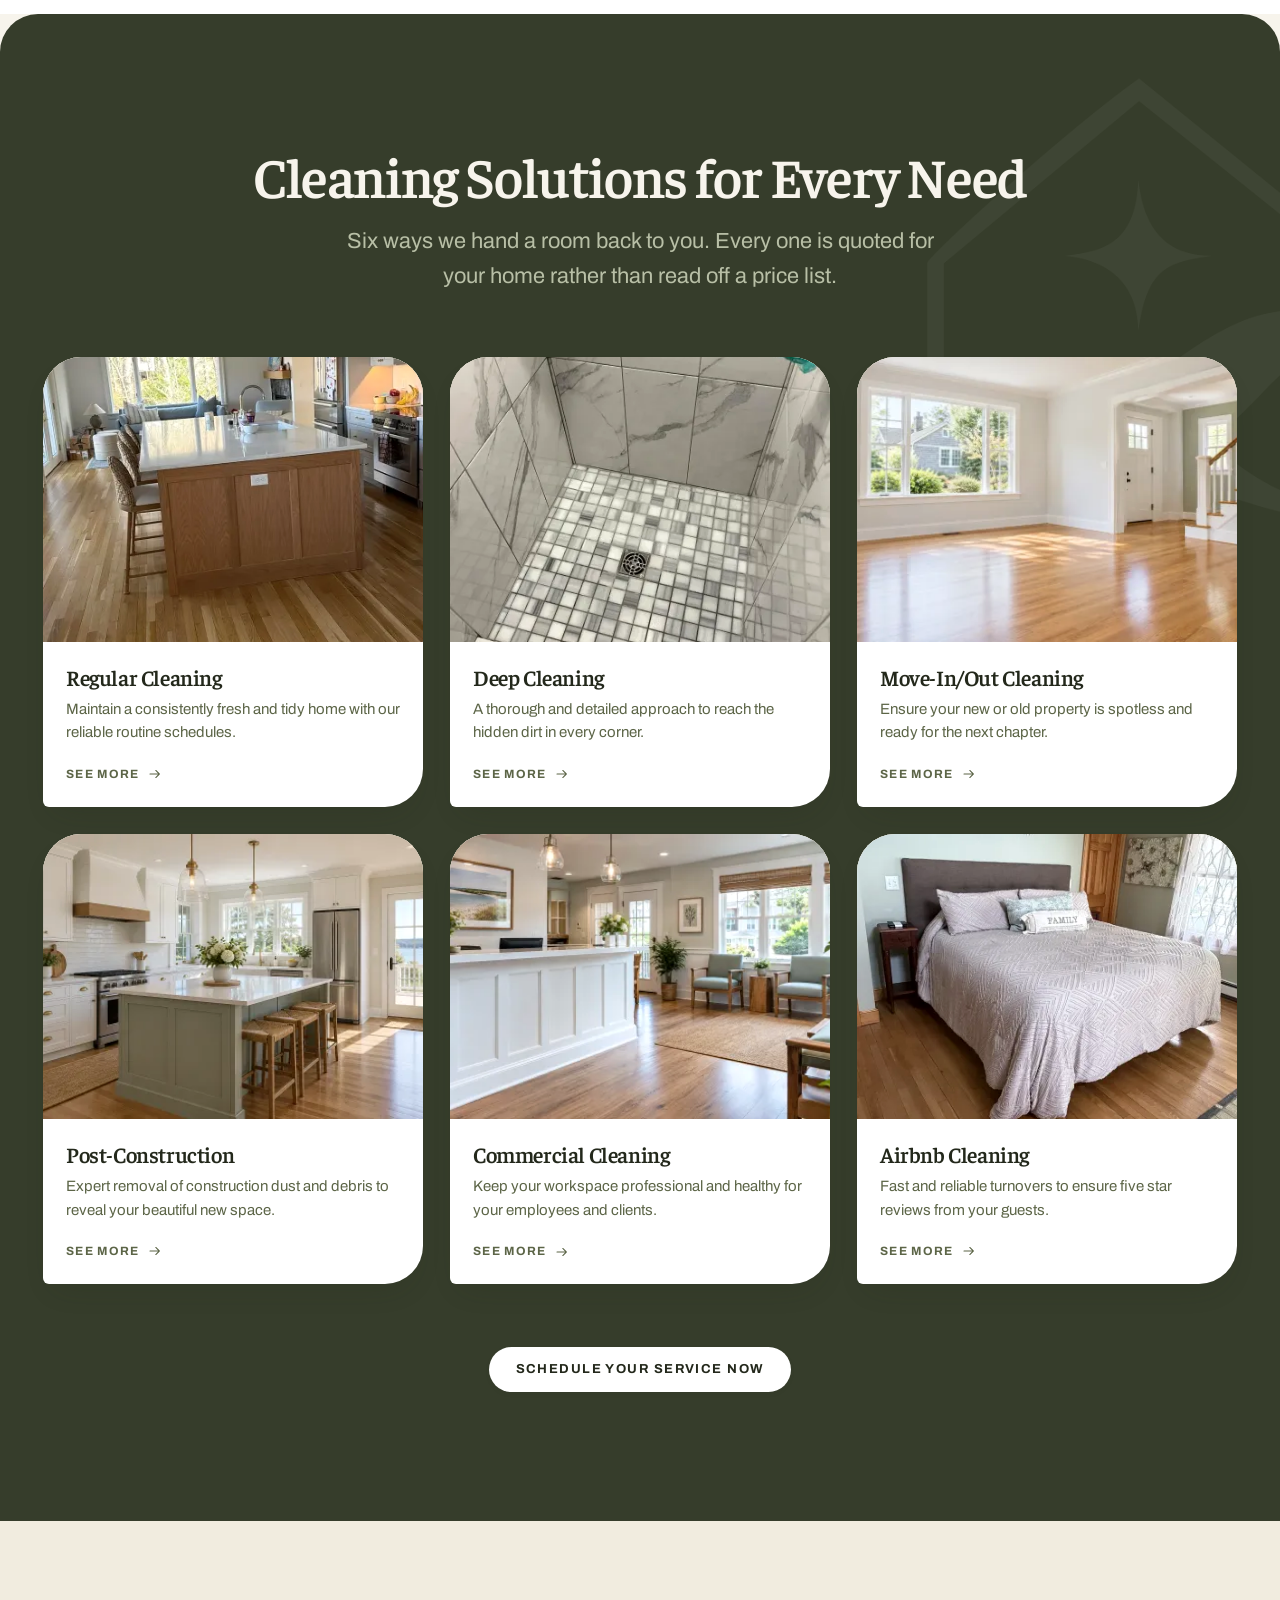
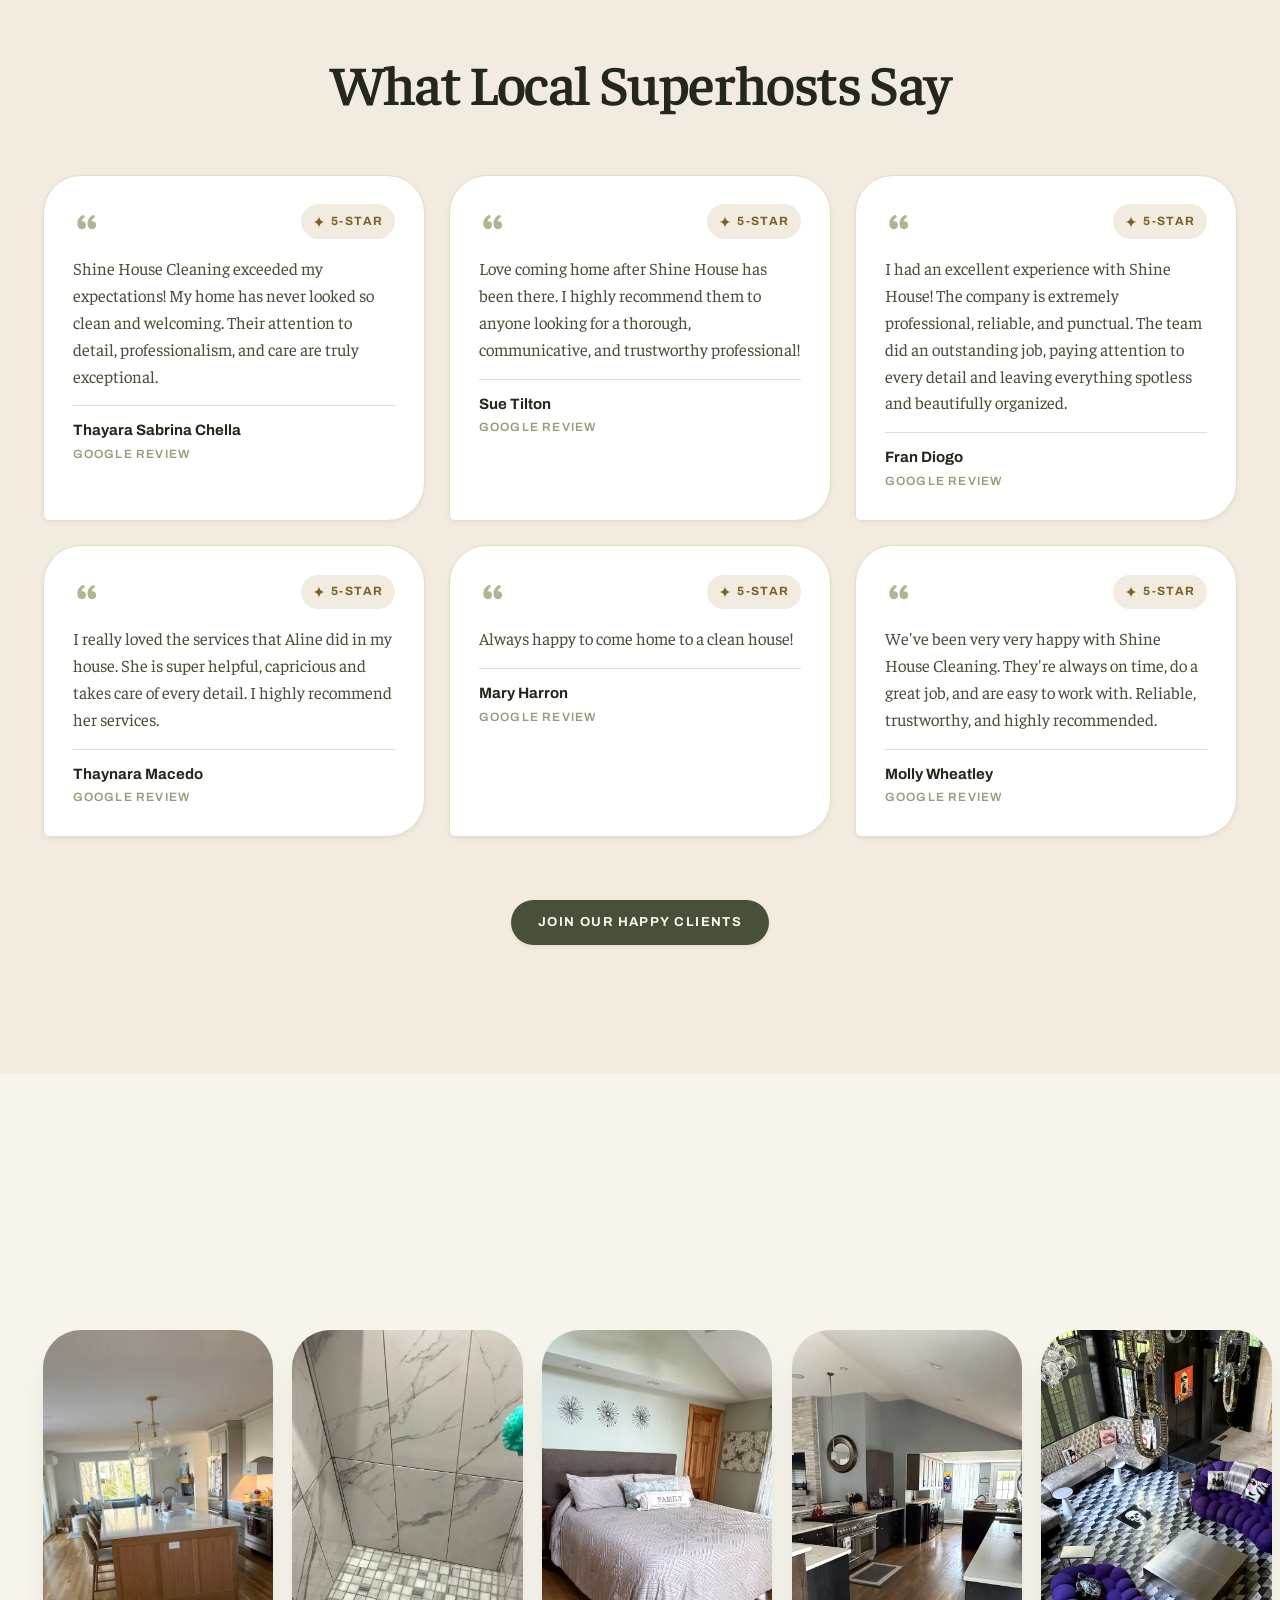
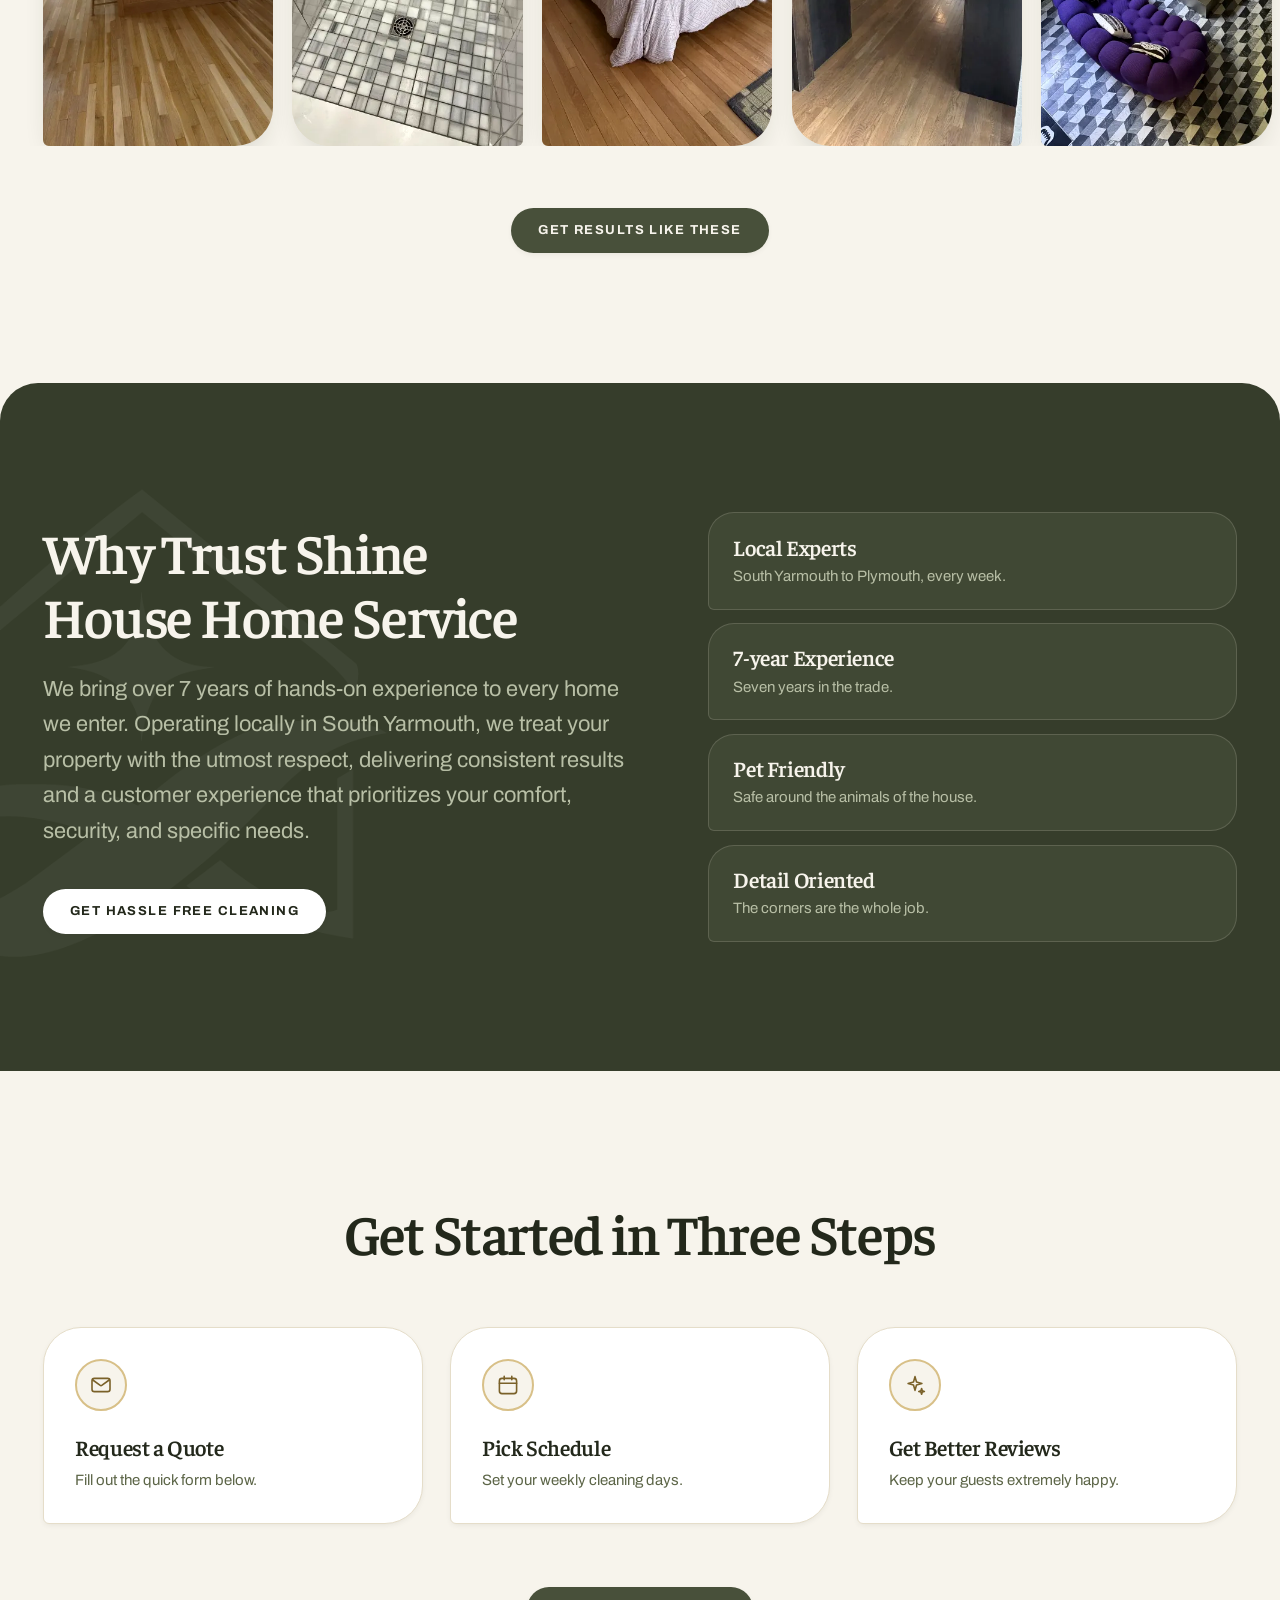
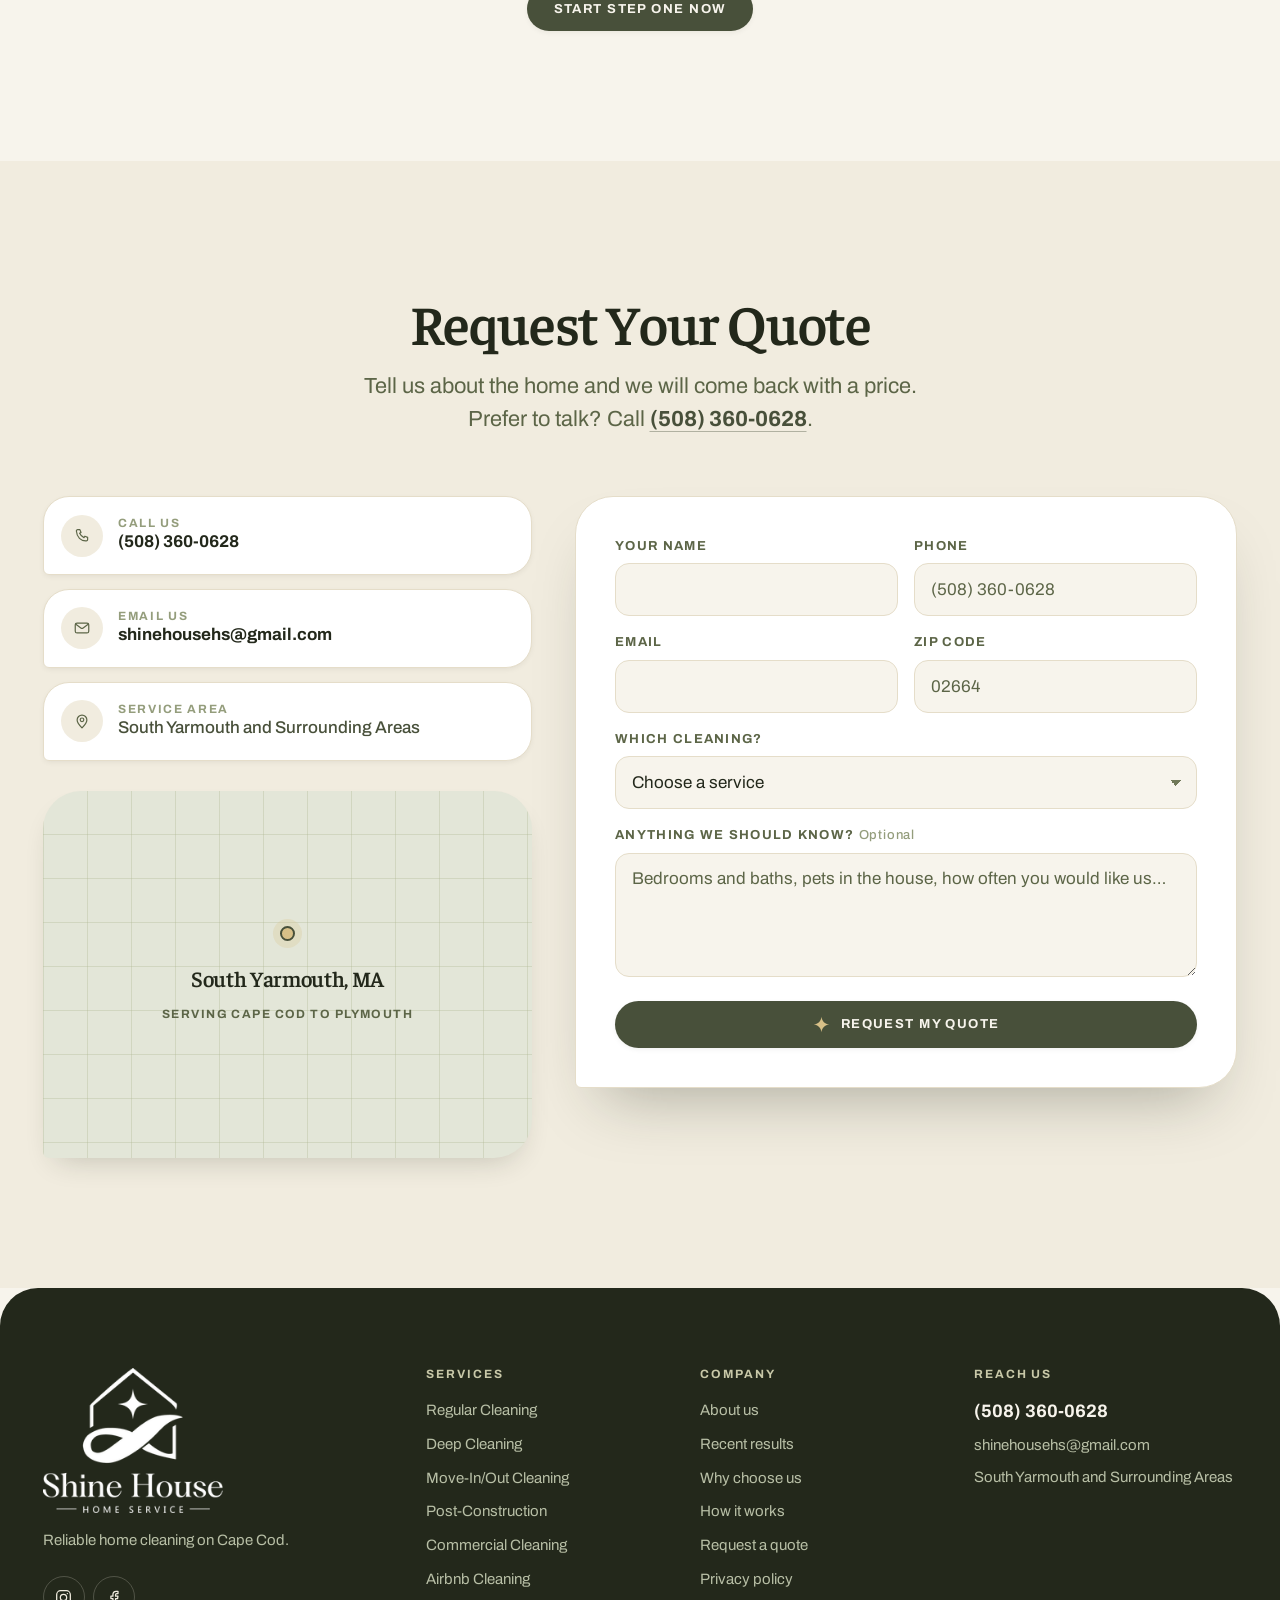
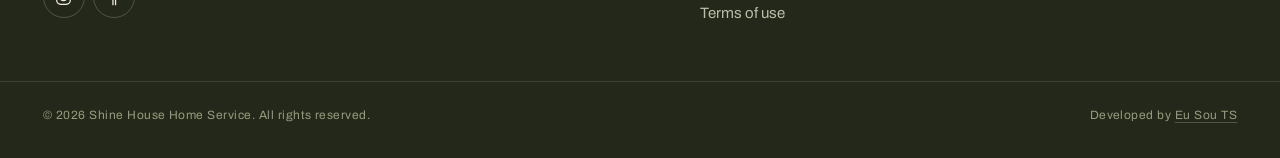
<file: airbnb-cleaning/index.html>
<!DOCTYPE html><html lang="en-US"><head><meta charset="utf-8"><meta name="viewport" content="width=device-width, initial-scale=1"><title>Airbnb Cleaning in Cape Cod | Shine House Home Service</title><meta name="description" content="Airbnb turnover cleaning for Cape Cod rentals: deep sanitization, restocked supplies and damage reporting, so your property is spotless for every check-in."><meta name="author" content="Shine House Home Service"><meta name="robots" content="index,follow,max-image-preview:large,max-snippet:-1,max-video-preview:-1"><meta name="googlebot" content="index,follow,max-image-preview:large,max-snippet:-1,max-video-preview:-1"><link rel="canonical" href="https://shinehousehome.com/airbnb-cleaning/"><link rel="alternate" hreflang="en-US" href="https://shinehousehome.com/airbnb-cleaning/"><link rel="alternate" hreflang="x-default" href="https://shinehousehome.com/airbnb-cleaning/"><link rel="sitemap" type="application/xml" href="/sitemap.xml"><link rel="icon" type="image/png" sizes="32x32" href="../favicon-32.png"><link rel="apple-touch-icon" sizes="180x180" href="../favicon-180.png"><link rel="manifest" href="/site.webmanifest"><meta name="theme-color" content="#363D2B"><meta name="color-scheme" content="light"><meta property="og:type" content="website"><meta property="og:site_name" content="Shine House Home Service"><meta property="og:title" content="Airbnb Cleaning in Cape Cod | Shine House Home Service"><meta property="og:description" content="Airbnb turnover cleaning for Cape Cod rentals: deep sanitization, restocked supplies and damage reporting, so your property is spotless for every check-in."><meta property="og:url" content="https://shinehousehome.com/airbnb-cleaning/"><meta property="og:locale" content="en_US"><meta property="og:image" content="https://shinehousehome.com/assets/hero-airbnb-cleaning-v2.webp"><meta property="og:image:secure_url" content="https://shinehousehome.com/assets/hero-airbnb-cleaning-v2.webp"><meta property="og:image:type" content="image/webp"><meta property="og:image:width" content="1672"><meta property="og:image:height" content="941"><meta property="og:image:alt" content="Illustrative view of a guest-ready Cape Cod bedroom with crisp bedding, folded towels and a sitting nook."><meta name="twitter:card" content="summary_large_image"><meta name="twitter:title" content="Airbnb Cleaning in Cape Cod | Shine House Home Service"><meta name="twitter:description" content="Airbnb turnover cleaning for Cape Cod rentals: deep sanitization, restocked supplies and damage reporting, so your property is spotless for every check-in."><meta name="twitter:image" content="https://shinehousehome.com/assets/hero-airbnb-cleaning-v2.webp"><meta name="twitter:image:alt" content="Illustrative view of a guest-ready Cape Cod bedroom with crisp bedding, folded towels and a sitting nook."><script type="application/ld+json">{"@context":"https://schema.org","@graph":[{"@type":["LocalBusiness","HomeAndConstructionBusiness"],"@id":"https://shinehousehome.com/#business","name":"Shine House Home Service","alternateName":"Shine House","description":"Reliable home cleaning on Cape Cod.","url":"https://shinehousehome.com/","telephone":"(508) 360-0628","email":"shinehousehs@gmail.com","founder":{"@type":"Person","name":"Aline de Oliveira do Carmo"},"image":"https://shinehousehome.com/assets/hero-airbnb-cleaning-v2.webp","logo":"https://shinehousehome.com/assets/mark-olive.png","address":{"@type":"PostalAddress","streetAddress":"22 Winding Brook Rd","addressLocality":"South Yarmouth","addressRegion":"MA","postalCode":"02664","addressCountry":"US"},"areaServed":[{"@type":"City","name":"South Yarmouth, MA"},{"@type":"City","name":"Yarmouth Port, MA"},{"@type":"City","name":"Hyannis, MA"},{"@type":"City","name":"Barnstable, MA"},{"@type":"City","name":"Dennis, MA"},{"@type":"City","name":"Harwich, MA"},{"@type":"City","name":"Chatham, MA"},{"@type":"City","name":"Brewster, MA"},{"@type":"City","name":"Orleans, MA"},{"@type":"City","name":"Eastham, MA"},{"@type":"City","name":"Sandwich, MA"},{"@type":"City","name":"Mashpee, MA"},{"@type":"City","name":"Falmouth, MA"},{"@type":"City","name":"Bourne, MA"},{"@type":"City","name":"Plymouth, MA"}],"sameAs":["https://www.instagram.com/shinehouseservice/","https://www.facebook.com/shinehousehs/"],"contactPoint":{"@type":"ContactPoint","telephone":"(508) 360-0628","email":"shinehousehs@gmail.com","contactType":"customer service","areaServed":"US-MA","availableLanguage":"English"},"hasOfferCatalog":{"@type":"OfferCatalog","name":"Cleaning services","itemListElement":[{"@type":"Offer","itemOffered":{"@type":"Service","name":"Regular Cleaning","url":"https://shinehousehome.com/regular-cleaning/"}},{"@type":"Offer","itemOffered":{"@type":"Service","name":"Deep Cleaning","url":"https://shinehousehome.com/deep-cleaning/"}},{"@type":"Offer","itemOffered":{"@type":"Service","name":"Move-In/Out Cleaning","url":"https://shinehousehome.com/move-in-out-cleaning/"}},{"@type":"Offer","itemOffered":{"@type":"Service","name":"Post-Construction","url":"https://shinehousehome.com/post-construction-cleaning/"}},{"@type":"Offer","itemOffered":{"@type":"Service","name":"Commercial Cleaning","url":"https://shinehousehome.com/commercial-cleaning/"}},{"@type":"Offer","itemOffered":{"@type":"Service","name":"Airbnb Cleaning","url":"https://shinehousehome.com/airbnb-cleaning/"}}]}},{"@type":"WebSite","@id":"https://shinehousehome.com/#website","url":"https://shinehousehome.com/","name":"Shine House Home Service","inLanguage":"en-US","publisher":{"@id":"https://shinehousehome.com/#business"}},{"@type":"WebPage","@id":"https://shinehousehome.com/airbnb-cleaning/#webpage","url":"https://shinehousehome.com/airbnb-cleaning/","name":"Airbnb Cleaning in Cape Cod | Shine House Home Service","description":"Airbnb turnover cleaning for Cape Cod rentals: deep sanitization, restocked supplies and damage reporting, so your property is spotless for every check-in.","inLanguage":"en-US","isPartOf":{"@id":"https://shinehousehome.com/#website"},"about":{"@id":"https://shinehousehome.com/#business"},"primaryImageOfPage":{"@type":"ImageObject","url":"https://shinehousehome.com/assets/hero-airbnb-cleaning-v2.webp","caption":"Illustrative view of a guest-ready Cape Cod bedroom with crisp bedding, folded towels and a sitting nook."},"mainEntity":{"@id":"https://shinehousehome.com/airbnb-cleaning/#service"}},{"@type":"Service","@id":"https://shinehousehome.com/airbnb-cleaning/#service","name":"Airbnb Cleaning","description":"Airbnb turnover cleaning for Cape Cod rentals: deep sanitization, restocked supplies and damage reporting, so your property is spotless for every check-in.","url":"https://shinehousehome.com/airbnb-cleaning/","image":"https://shinehousehome.com/assets/hero-airbnb-cleaning-v2.webp","provider":{"@id":"https://shinehousehome.com/#business"},"areaServed":[{"@type":"City","name":"South Yarmouth, MA"},{"@type":"City","name":"Yarmouth Port, MA"},{"@type":"City","name":"Hyannis, MA"},{"@type":"City","name":"Barnstable, MA"},{"@type":"City","name":"Dennis, MA"},{"@type":"City","name":"Harwich, MA"},{"@type":"City","name":"Chatham, MA"},{"@type":"City","name":"Brewster, MA"},{"@type":"City","name":"Orleans, MA"},{"@type":"City","name":"Eastham, MA"},{"@type":"City","name":"Sandwich, MA"},{"@type":"City","name":"Mashpee, MA"},{"@type":"City","name":"Falmouth, MA"},{"@type":"City","name":"Bourne, MA"},{"@type":"City","name":"Plymouth, MA"}],"serviceType":"Airbnb Cleaning"},{"@type":"BreadcrumbList","@id":"https://shinehousehome.com/airbnb-cleaning/#breadcrumb","itemListElement":[{"@type":"ListItem","position":1,"name":"Home","item":"https://shinehousehome.com/"},{"@type":"ListItem","position":2,"name":"Airbnb Cleaning","item":"https://shinehousehome.com/airbnb-cleaning/"}]}]}</script><link rel="stylesheet" href="../css/styles.css"></head><body class="no-js"><script>document.body.classList.remove('no-js');</script><a class="skip-link" href="#main">Skip to content</a><header class="nav" data-nav><a class="nav__brand" href="#top" aria-label="Shine House Home Service, home"><span class="nav__mark"><img src="../assets/mark-white.webp" srcset="../assets/mark-white-96.webp 96w" alt loading="eager" decoding="async" width="573" height="538" class="nav__mark-img nav__mark-img--light"><img src="../assets/mark-olive-77.webp" srcset="../assets/mark-olive.webp 96w" alt loading="eager" decoding="async" width="573" height="538" class="nav__mark-img nav__mark-img--dark"></span><span class="nav__word"><span class="nav__word-1">Shine House</span><span class="nav__word-2 label">Home Service</span></span></a><nav class="nav__links" aria-label="Primary"><div class="drop" data-drop><button class="drop__trigger" type="button" aria-expanded="false" aria-controls="services-menu" data-drop-trigger>Services<span class="drop__chev" aria-hidden="true"><svg viewBox="0 0 24 24" width="13" height="13" fill="none" stroke="currentColor" stroke-width="2.2" stroke-linecap="round" stroke-linejoin="round"><path d="m6 9.5 6 6 6-6"></path></svg></span></button><div class="drop__menu" id="services-menu" data-drop-menu hidden><ul role="list"><li><a href="/regular-cleaning/"><span class="drop__name">Regular Cleaning</span><svg width="15" height="15" viewBox="0 0 24 24" fill="none" stroke="currentColor" stroke-width="1.6" stroke-linecap="round" stroke-linejoin="round" aria-hidden="true" focusable="false"><path d="M4.5 12h14m0 0-5.3-5.3M18.5 12l-5.3 5.3"></path></svg></a></li><li><a href="/deep-cleaning/"><span class="drop__name">Deep Cleaning</span><svg width="15" height="15" viewBox="0 0 24 24" fill="none" stroke="currentColor" stroke-width="1.6" stroke-linecap="round" stroke-linejoin="round" aria-hidden="true" focusable="false"><path d="M4.5 12h14m0 0-5.3-5.3M18.5 12l-5.3 5.3"></path></svg></a></li><li><a href="/move-in-out-cleaning/"><span class="drop__name">Move-In/Out Cleaning</span><svg width="15" height="15" viewBox="0 0 24 24" fill="none" stroke="currentColor" stroke-width="1.6" stroke-linecap="round" stroke-linejoin="round" aria-hidden="true" focusable="false"><path d="M4.5 12h14m0 0-5.3-5.3M18.5 12l-5.3 5.3"></path></svg></a></li><li><a href="/post-construction-cleaning/"><span class="drop__name">Post-Construction</span><svg width="15" height="15" viewBox="0 0 24 24" fill="none" stroke="currentColor" stroke-width="1.6" stroke-linecap="round" stroke-linejoin="round" aria-hidden="true" focusable="false"><path d="M4.5 12h14m0 0-5.3-5.3M18.5 12l-5.3 5.3"></path></svg></a></li><li><a href="/commercial-cleaning/"><span class="drop__name">Commercial Cleaning</span><svg width="15" height="15" viewBox="0 0 24 24" fill="none" stroke="currentColor" stroke-width="1.6" stroke-linecap="round" stroke-linejoin="round" aria-hidden="true" focusable="false"><path d="M4.5 12h14m0 0-5.3-5.3M18.5 12l-5.3 5.3"></path></svg></a></li><li><a href="/airbnb-cleaning/"><span class="drop__name">Airbnb Cleaning</span><svg width="15" height="15" viewBox="0 0 24 24" fill="none" stroke="currentColor" stroke-width="1.6" stroke-linecap="round" stroke-linejoin="round" aria-hidden="true" focusable="false"><path d="M4.5 12h14m0 0-5.3-5.3M18.5 12l-5.3 5.3"></path></svg></a></li></ul></div></div><a class="nav__link" href="#work">Results</a><a class="nav__link" href="#why">Why us</a><a class="nav__link" href="#quote">Contact</a></nav><div class="nav__actions"><a class="nav__phone" href="tel:+15083600628"><svg width="20" height="20" viewBox="0 0 24 24" fill="none" stroke="currentColor" stroke-width="1.6" stroke-linecap="round" stroke-linejoin="round" aria-hidden="true" focusable="false"><path d="M6.2 3.5h3l1.5 3.7-1.9 1.2a12.4 12.4 0 0 0 5.8 5.8l1.2-1.9 3.7 1.5v3a1.7 1.7 0 0 1-1.9 1.7C10.4 18.9 5.1 13.6 4.5 5.4a1.7 1.7 0 0 1 1.7-1.9Z"></path></svg><span class="tnum">(508) 360-0628</span></a><a class="btn btn--primary btn--md nav__cta" href="#quote" data-service="airbnb-cleaning"><span class="btn__label">Book your cleaning</span></a><button class="nav__toggle" type="button" aria-expanded="false" aria-controls="nav-panel" data-nav-toggle><span class="visually-hidden">Menu</span><span class="nav__toggle-open"><svg width="22" height="22" viewBox="0 0 24 24" fill="none" stroke="currentColor" stroke-width="1.6" stroke-linecap="round" stroke-linejoin="round" aria-hidden="true" focusable="false"><path d="M4 7.5h16M4 16.5h16"></path></svg></span><span class="nav__toggle-close"><svg width="22" height="22" viewBox="0 0 24 24" fill="none" stroke="currentColor" stroke-width="1.6" stroke-linecap="round" stroke-linejoin="round" aria-hidden="true" focusable="false"><path d="M6.3 6.3l11.4 11.4M17.7 6.3 6.3 17.7"></path></svg></span></button></div></header><div class="panel" id="nav-panel" data-nav-panel hidden><nav class="panel__links" aria-label="Primary, mobile"><div class="panel__group" data-panel-group><button class="panel__row panel__row--trigger" type="button" aria-expanded="false" aria-controls="panel-services" data-panel-trigger>Services<span class="panel__chev" aria-hidden="true"><svg viewBox="0 0 24 24" width="18" height="18" fill="none" stroke="currentColor" stroke-width="2" stroke-linecap="round" stroke-linejoin="round"><path d="m6 9.5 6 6 6-6"></path></svg></span></button><ul class="panel__sub" id="panel-services" role="list" hidden><li><a href="/regular-cleaning/">Regular Cleaning</a></li><li><a href="/deep-cleaning/">Deep Cleaning</a></li><li><a href="/move-in-out-cleaning/">Move-In/Out Cleaning</a></li><li><a href="/post-construction-cleaning/">Post-Construction</a></li><li><a href="/commercial-cleaning/">Commercial Cleaning</a></li><li><a href="/airbnb-cleaning/">Airbnb Cleaning</a></li></ul></div><a class="panel__row" href="#work">Results<svg width="18" height="18" viewBox="0 0 24 24" fill="none" stroke="currentColor" stroke-width="1.6" stroke-linecap="round" stroke-linejoin="round" aria-hidden="true" focusable="false"><path d="M4.5 12h14m0 0-5.3-5.3M18.5 12l-5.3 5.3"></path></svg></a><a class="panel__row" href="#why">Why us<svg width="18" height="18" viewBox="0 0 24 24" fill="none" stroke="currentColor" stroke-width="1.6" stroke-linecap="round" stroke-linejoin="round" aria-hidden="true" focusable="false"><path d="M4.5 12h14m0 0-5.3-5.3M18.5 12l-5.3 5.3"></path></svg></a><a class="panel__row" href="#quote">Contact<svg width="18" height="18" viewBox="0 0 24 24" fill="none" stroke="currentColor" stroke-width="1.6" stroke-linecap="round" stroke-linejoin="round" aria-hidden="true" focusable="false"><path d="M4.5 12h14m0 0-5.3-5.3M18.5 12l-5.3 5.3"></path></svg></a></nav><div class="panel__foot"><a class="panel__phone" href="tel:+15083600628"><svg width="18" height="18" viewBox="0 0 24 24" fill="none" stroke="currentColor" stroke-width="1.6" stroke-linecap="round" stroke-linejoin="round" aria-hidden="true" focusable="false"><path d="M6.2 3.5h3l1.5 3.7-1.9 1.2a12.4 12.4 0 0 0 5.8 5.8l1.2-1.9 3.7 1.5v3a1.7 1.7 0 0 1-1.9 1.7C10.4 18.9 5.1 13.6 4.5 5.4a1.7 1.7 0 0 1 1.7-1.9Z"></path></svg><span class="tnum">(508) 360-0628</span></a><a class="btn btn--primary btn--lg panel__cta" href="#quote" data-service="airbnb-cleaning"><span class="btn__label">Book your cleaning</span></a></div></div><main id="main"><section class="hero" id="top"><div class="hero__media" data-hero-media><img src="../assets/hero-airbnb-cleaning-v2-1672.webp" srcset="../assets/hero-airbnb-cleaning-v2-900.webp 900w, ../assets/hero-airbnb-cleaning-v2-1400.webp 1400w, ../assets/hero-airbnb-cleaning-v2-1672.webp 1672w" alt="Illustrative view of a guest-ready Cape Cod bedroom with crisp bedding, folded towels and a sitting nook." sizes="100vw" loading="eager" fetchpriority="high" style="--hero-position:50% 54%" data-hero-img="true" decoding="async" width="1672" height="941" class="hero__img"><div class="hero__scrim" aria-hidden="true"></div></div><div class="hero__stack"><h1 class="hero__title"><em class="hero__title-main">Never Worry About</em><span class="hero__title-sub">a Bad Cleaning Review Again</span></h1><p class="hero__lead">Stop losing sleep over late cleaners and missed details. Our local crew ensures your property is spotless for every new check in.</p><div class="hero__actions"><a class="btn btn--primary btn--lg" href="#quote" data-service="airbnb-cleaning"><span class="btn__mark"><svg width="17" height="17" viewBox="0 0 24 24" fill="currentColor" stroke="none" stroke-width="1.6" stroke-linecap="round" stroke-linejoin="round" aria-hidden="true" focusable="false"><path d="M12 1c.62 6.2 4.8 10.38 11 11-6.2.62-10.38 4.8-11 11-.62-6.2-4.8-10.38-11-11 6.2-.62 10.38-4.8 11-11Z"></path></svg></span><span class="btn__label">Protect your five stars</span></a><a class="hero__call" href="tel:+15083600628"><svg width="17" height="17" viewBox="0 0 24 24" fill="none" stroke="currentColor" stroke-width="1.6" stroke-linecap="round" stroke-linejoin="round" aria-hidden="true" focusable="false"><path d="M6.2 3.5h3l1.5 3.7-1.9 1.2a12.4 12.4 0 0 0 5.8 5.8l1.2-1.9 3.7 1.5v3a1.7 1.7 0 0 1-1.9 1.7C10.4 18.9 5.1 13.6 4.5 5.4a1.7 1.7 0 0 1 1.7-1.9Z"></path></svg><span class="tnum">(508) 360-0628</span></a></div></div></section><section class="regular-about section" id="about"><div class="wrap regular-about__grid"><div class="regular-about__text regular-about__text--fit-title"><h2 class="regular-about__title" data-rise>What Our Turnover <br>Service Includes</h2><div class="regular-about__body" data-rise style="--rise-delay:90ms"><p>You cannot afford a missed clean during peak season in Cape Cod.</p><p>We provide reliable turnover services that include deep sanitization, restocking essential supplies, and reporting any property damage. Your rental stays profitable and guest ready.</p></div><div class="regular-about__cta" data-rise style="--rise-delay:180ms"><a class="btn btn--primary btn--lg" href="#quote" data-service="airbnb-cleaning"><span class="btn__label">Setup your turnover plan</span></a></div></div><figure class="regular-about__plate" data-rise style="--rise-delay:120ms; --rise-y:26px"><img src="../assets/service-airbnb-1350.webp" srcset="../assets/service-airbnb-560.webp 560w, ../assets/service-airbnb-900.webp 900w, ../assets/service-airbnb-1350.webp 1350w" alt="A guest bedroom made with clean bedding and bedside tables ready for arrival." sizes="(max-width: 900px) 92vw, 42vw" loading="lazy" decoding="async" width="1350" height="1800" class="regular-about__img"></figure></div></section><section class="services section band-poche" id="services"><div class="mark mark--right" style="--mark-size:clamp(18rem, 14rem + 22vw, 34rem); --mark-opacity:0.045; --mark-top:20%;" aria-hidden="true"><img src="../assets/mark-white.webp" srcset="../assets/mark-white-420.webp 420w, ../assets/mark-white.webp 573w" alt sizes="34rem" loading="lazy" decoding="async" width="573" height="538" class="mark__img"></div><div class="wrap"><header class="services__head"><h2 data-rise>Cleaning Solutions for Every Need</h2><p class="services__note" data-rise style="--rise-delay:80ms">Six ways we hand a room back to you. Every one is quoted for your home rather than read off a price list.</p></header><ul class="services__grid" role="list"><li class="card" data-rise style="--rise-delay:60ms"><a class="card__link" href="/regular-cleaning/"><div class="card__media"><img src="../assets/service-regular-900.webp" srcset="../assets/service-regular-420.webp 420w, ../assets/service-regular.webp 700w, ../assets/service-regular-900.webp 900w" alt="A clean residential kitchen with appliances, counters and floors in order." sizes="(max-width: 700px) 92vw, (max-width: 1080px) 44vw, 30vw" style="--image-position:48% 58%" loading="lazy" decoding="async" width="900" height="1600" class="card__img"></div><div class="card__body"><h3 class="card__title">Regular Cleaning</h3><p class="card__text">Maintain a consistently fresh and tidy home with our reliable routine schedules.</p><span class="card__action">See more <svg width="16" height="16" viewBox="0 0 24 24" fill="none" stroke="currentColor" stroke-width="1.6" stroke-linecap="round" stroke-linejoin="round" aria-hidden="true" focusable="false"><path d="M4.5 12h14m0 0-5.3-5.3M18.5 12l-5.3 5.3"></path></svg></span></div></a></li><li class="card" data-rise style="--rise-delay:130ms"><a class="card__link" href="/deep-cleaning/"><div class="card__media"><img src="../assets/service-deep-103.webp" srcset="../assets/service-deep.webp 420w, ../assets/service-deep-700.webp 700w, ../assets/service-deep-1000.webp 1000w" alt="A tiled shower with clean marble-look walls, mosaic floor and drain." sizes="(max-width: 700px) 92vw, (max-width: 1080px) 44vw, 30vw" style="--image-position:50% 70%" loading="lazy" decoding="async" width="1200" height="1600" class="card__img"></div><div class="card__body"><h3 class="card__title">Deep Cleaning</h3><p class="card__text">A thorough and detailed approach to reach the hidden dirt in every corner.</p><span class="card__action">See more <svg width="16" height="16" viewBox="0 0 24 24" fill="none" stroke="currentColor" stroke-width="1.6" stroke-linecap="round" stroke-linejoin="round" aria-hidden="true" focusable="false"><path d="M4.5 12h14m0 0-5.3-5.3M18.5 12l-5.3 5.3"></path></svg></span></div></a></li><li class="card" data-rise style="--rise-delay:200ms"><a class="card__link" href="/move-in-out-cleaning/"><div class="card__media"><img src="../assets/service-move-106.webp" srcset="../assets/service-move-420.webp 420w, ../assets/service-move-700.webp 700w, ../assets/service-move-1000.webp 1000w" alt="A clean empty living room with polished wood floors and daylight through large windows." sizes="(max-width: 700px) 92vw, (max-width: 1080px) 44vw, 30vw" style="--image-position:50% 52%" loading="lazy" decoding="async" width="1511" height="1041" class="card__img"></div><div class="card__body"><h3 class="card__title">Move-In/Out Cleaning</h3><p class="card__text">Ensure your new or old property is spotless and ready for the next chapter.</p><span class="card__action">See more <svg width="16" height="16" viewBox="0 0 24 24" fill="none" stroke="currentColor" stroke-width="1.6" stroke-linecap="round" stroke-linejoin="round" aria-hidden="true" focusable="false"><path d="M4.5 12h14m0 0-5.3-5.3M18.5 12l-5.3 5.3"></path></svg></span></div></a></li><li class="card" data-rise style="--rise-delay:270ms"><a class="card__link" href="/post-construction-cleaning/"><div class="card__media"><img src="../assets/service-construction-96.webp" srcset="../assets/service-construction-420.webp 420w, ../assets/service-construction-700.webp 700w, ../assets/service-construction-1000.webp 1000w" alt="A freshly finished kitchen with a clean island, white cabinetry and polished floors." sizes="(max-width: 700px) 92vw, (max-width: 1080px) 44vw, 30vw" style="--image-position:50% 56%" loading="lazy" decoding="async" width="1536" height="1024" class="card__img"></div><div class="card__body"><h3 class="card__title">Post-Construction</h3><p class="card__text">Expert removal of construction dust and debris to reveal your beautiful new space.</p><span class="card__action">See more <svg width="16" height="16" viewBox="0 0 24 24" fill="none" stroke="currentColor" stroke-width="1.6" stroke-linecap="round" stroke-linejoin="round" aria-hidden="true" focusable="false"><path d="M4.5 12h14m0 0-5.3-5.3M18.5 12l-5.3 5.3"></path></svg></span></div></a></li><li class="card" data-rise style="--rise-delay:340ms"><a class="card__link" href="/commercial-cleaning/"><div class="card__media"><img src="../assets/service-commercial-90.webp" srcset="../assets/service-commercial-420.webp 420w, ../assets/service-commercial.webp 700w, ../assets/service-commercial-1000.webp 1000w" alt="A tidy small office reception area with clean floors, desks and counters." sizes="(max-width: 700px) 92vw, (max-width: 1080px) 44vw, 30vw" style="--image-position:52% 56%" loading="lazy" decoding="async" width="1536" height="1024" class="card__img"></div><div class="card__body"><h3 class="card__title">Commercial Cleaning</h3><p class="card__text">Keep your workspace professional and healthy for your employees and clients.</p><span class="card__action">See more <svg width="16" height="16" viewBox="0 0 24 24" fill="none" stroke="currentColor" stroke-width="1.6" stroke-linecap="round" stroke-linejoin="round" aria-hidden="true" focusable="false"><path d="M4.5 12h14m0 0-5.3-5.3M18.5 12l-5.3 5.3"></path></svg></span></div></a></li><li class="card" data-rise style="--rise-delay:410ms"><a class="card__link" href="/airbnb-cleaning/"><div class="card__media"><img src="../assets/service-airbnb-1350.webp" srcset="../assets/service-airbnb.webp 420w, ../assets/service-airbnb-700.webp 700w, ../assets/service-airbnb-1000.webp 1000w" alt="A guest bedroom made with clean bedding and bedside tables ready for arrival." sizes="(max-width: 700px) 92vw, (max-width: 1080px) 44vw, 30vw" style="--image-position:50% 54%" loading="lazy" decoding="async" width="1350" height="1800" class="card__img"></div><div class="card__body"><h3 class="card__title">Airbnb Cleaning</h3><p class="card__text">Fast and reliable turnovers to ensure five star reviews from your guests.</p><span class="card__action">See more <svg width="16" height="16" viewBox="0 0 24 24" fill="none" stroke="currentColor" stroke-width="1.6" stroke-linecap="round" stroke-linejoin="round" aria-hidden="true" focusable="false"><path d="M4.5 12h14m0 0-5.3-5.3M18.5 12l-5.3 5.3"></path></svg></span></div></a></li></ul><div class="services__cta" data-rise><a class="btn btn--onDark btn--lg" href="#quote"><span class="btn__label">Schedule your service now</span></a></div></div></section><section class="reviews section band-sand" id="reviews"><div class="wrap"><header class="reviews__head"><h2 data-rise>What Local Superhosts Say</h2></header><ul class="reviews__grid" role="list"><li class="review" data-rise style="--rise-delay:60ms"><div class="review__top"><span class="review__mark" aria-hidden="true"><svg width="26" height="26" viewBox="0 0 24 24" fill="currentColor" stroke="none" stroke-width="1.6" stroke-linecap="round" stroke-linejoin="round" aria-hidden="true" focusable="false"><path d="M9.6 5.4c-3.5 1.5-5.6 4.4-5.6 8.2 0 3 1.7 5 4.2 5 2.2 0 3.8-1.6 3.8-3.7 0-2-1.4-3.5-3.3-3.5-.4 0-.8.1-1 .2.4-1.9 1.7-3.4 3.5-4.3l-1.6-1.9Zm9.4 0c-3.5 1.5-5.6 4.4-5.6 8.2 0 3 1.7 5 4.2 5 2.2 0 3.8-1.6 3.8-3.7 0-2-1.4-3.5-3.3-3.5-.4 0-.8.1-1 .2.4-1.9 1.7-3.4 3.5-4.3L19 5.4Z"></path></svg></span><span class="review__rating" aria-label="5-star Google review"><svg width="12" height="12" viewBox="0 0 24 24" fill="currentColor" stroke="none" stroke-width="1.6" stroke-linecap="round" stroke-linejoin="round" aria-hidden="true" focusable="false"><path d="M12 1c.62 6.2 4.8 10.38 11 11-6.2.62-10.38 4.8-11 11-.62-6.2-4.8-10.38-11-11 6.2-.62 10.38-4.8 11-11Z"></path></svg><span>5-star</span></span></div><blockquote class="review__text">Shine House Cleaning exceeded my expectations! My home has never looked so clean and welcoming. Their attention to detail, professionalism, and care are truly exceptional.</blockquote><footer class="review__by"><span class="review__name">Thayara Sabrina Chella</span><span class="review__source">Google review</span></footer></li><li class="review" data-rise style="--rise-delay:140ms"><div class="review__top"><span class="review__mark" aria-hidden="true"><svg width="26" height="26" viewBox="0 0 24 24" fill="currentColor" stroke="none" stroke-width="1.6" stroke-linecap="round" stroke-linejoin="round" aria-hidden="true" focusable="false"><path d="M9.6 5.4c-3.5 1.5-5.6 4.4-5.6 8.2 0 3 1.7 5 4.2 5 2.2 0 3.8-1.6 3.8-3.7 0-2-1.4-3.5-3.3-3.5-.4 0-.8.1-1 .2.4-1.9 1.7-3.4 3.5-4.3l-1.6-1.9Zm9.4 0c-3.5 1.5-5.6 4.4-5.6 8.2 0 3 1.7 5 4.2 5 2.2 0 3.8-1.6 3.8-3.7 0-2-1.4-3.5-3.3-3.5-.4 0-.8.1-1 .2.4-1.9 1.7-3.4 3.5-4.3L19 5.4Z"></path></svg></span><span class="review__rating" aria-label="5-star Google review"><svg width="12" height="12" viewBox="0 0 24 24" fill="currentColor" stroke="none" stroke-width="1.6" stroke-linecap="round" stroke-linejoin="round" aria-hidden="true" focusable="false"><path d="M12 1c.62 6.2 4.8 10.38 11 11-6.2.62-10.38 4.8-11 11-.62-6.2-4.8-10.38-11-11 6.2-.62 10.38-4.8 11-11Z"></path></svg><span>5-star</span></span></div><blockquote class="review__text">Love coming home after Shine House has been there. I highly recommend them to anyone looking for a thorough, communicative, and trustworthy professional!</blockquote><footer class="review__by"><span class="review__name">Sue Tilton</span><span class="review__source">Google review</span></footer></li><li class="review" data-rise style="--rise-delay:220ms"><div class="review__top"><span class="review__mark" aria-hidden="true"><svg width="26" height="26" viewBox="0 0 24 24" fill="currentColor" stroke="none" stroke-width="1.6" stroke-linecap="round" stroke-linejoin="round" aria-hidden="true" focusable="false"><path d="M9.6 5.4c-3.5 1.5-5.6 4.4-5.6 8.2 0 3 1.7 5 4.2 5 2.2 0 3.8-1.6 3.8-3.7 0-2-1.4-3.5-3.3-3.5-.4 0-.8.1-1 .2.4-1.9 1.7-3.4 3.5-4.3l-1.6-1.9Zm9.4 0c-3.5 1.5-5.6 4.4-5.6 8.2 0 3 1.7 5 4.2 5 2.2 0 3.8-1.6 3.8-3.7 0-2-1.4-3.5-3.3-3.5-.4 0-.8.1-1 .2.4-1.9 1.7-3.4 3.5-4.3L19 5.4Z"></path></svg></span><span class="review__rating" aria-label="5-star Google review"><svg width="12" height="12" viewBox="0 0 24 24" fill="currentColor" stroke="none" stroke-width="1.6" stroke-linecap="round" stroke-linejoin="round" aria-hidden="true" focusable="false"><path d="M12 1c.62 6.2 4.8 10.38 11 11-6.2.62-10.38 4.8-11 11-.62-6.2-4.8-10.38-11-11 6.2-.62 10.38-4.8 11-11Z"></path></svg><span>5-star</span></span></div><blockquote class="review__text">I had an excellent experience with Shine House! The company is extremely professional, reliable, and punctual. The team did an outstanding job, paying attention to every detail and leaving everything spotless and beautifully organized.</blockquote><footer class="review__by"><span class="review__name">Fran Diogo</span><span class="review__source">Google review</span></footer></li><li class="review" data-rise style="--rise-delay:300ms"><div class="review__top"><span class="review__mark" aria-hidden="true"><svg width="26" height="26" viewBox="0 0 24 24" fill="currentColor" stroke="none" stroke-width="1.6" stroke-linecap="round" stroke-linejoin="round" aria-hidden="true" focusable="false"><path d="M9.6 5.4c-3.5 1.5-5.6 4.4-5.6 8.2 0 3 1.7 5 4.2 5 2.2 0 3.8-1.6 3.8-3.7 0-2-1.4-3.5-3.3-3.5-.4 0-.8.1-1 .2.4-1.9 1.7-3.4 3.5-4.3l-1.6-1.9Zm9.4 0c-3.5 1.5-5.6 4.4-5.6 8.2 0 3 1.7 5 4.2 5 2.2 0 3.8-1.6 3.8-3.7 0-2-1.4-3.5-3.3-3.5-.4 0-.8.1-1 .2.4-1.9 1.7-3.4 3.5-4.3L19 5.4Z"></path></svg></span><span class="review__rating" aria-label="5-star Google review"><svg width="12" height="12" viewBox="0 0 24 24" fill="currentColor" stroke="none" stroke-width="1.6" stroke-linecap="round" stroke-linejoin="round" aria-hidden="true" focusable="false"><path d="M12 1c.62 6.2 4.8 10.38 11 11-6.2.62-10.38 4.8-11 11-.62-6.2-4.8-10.38-11-11 6.2-.62 10.38-4.8 11-11Z"></path></svg><span>5-star</span></span></div><blockquote class="review__text">I really loved the services that Aline did in my house. She is super helpful, capricious and takes care of every detail. I highly recommend her services.</blockquote><footer class="review__by"><span class="review__name">Thaynara Macedo</span><span class="review__source">Google review</span></footer></li><li class="review" data-rise style="--rise-delay:380ms"><div class="review__top"><span class="review__mark" aria-hidden="true"><svg width="26" height="26" viewBox="0 0 24 24" fill="currentColor" stroke="none" stroke-width="1.6" stroke-linecap="round" stroke-linejoin="round" aria-hidden="true" focusable="false"><path d="M9.6 5.4c-3.5 1.5-5.6 4.4-5.6 8.2 0 3 1.7 5 4.2 5 2.2 0 3.8-1.6 3.8-3.7 0-2-1.4-3.5-3.3-3.5-.4 0-.8.1-1 .2.4-1.9 1.7-3.4 3.5-4.3l-1.6-1.9Zm9.4 0c-3.5 1.5-5.6 4.4-5.6 8.2 0 3 1.7 5 4.2 5 2.2 0 3.8-1.6 3.8-3.7 0-2-1.4-3.5-3.3-3.5-.4 0-.8.1-1 .2.4-1.9 1.7-3.4 3.5-4.3L19 5.4Z"></path></svg></span><span class="review__rating" aria-label="5-star Google review"><svg width="12" height="12" viewBox="0 0 24 24" fill="currentColor" stroke="none" stroke-width="1.6" stroke-linecap="round" stroke-linejoin="round" aria-hidden="true" focusable="false"><path d="M12 1c.62 6.2 4.8 10.38 11 11-6.2.62-10.38 4.8-11 11-.62-6.2-4.8-10.38-11-11 6.2-.62 10.38-4.8 11-11Z"></path></svg><span>5-star</span></span></div><blockquote class="review__text">Always happy to come home to a clean house!</blockquote><footer class="review__by"><span class="review__name">Mary Harron</span><span class="review__source">Google review</span></footer></li><li class="review" data-rise style="--rise-delay:460ms"><div class="review__top"><span class="review__mark" aria-hidden="true"><svg width="26" height="26" viewBox="0 0 24 24" fill="currentColor" stroke="none" stroke-width="1.6" stroke-linecap="round" stroke-linejoin="round" aria-hidden="true" focusable="false"><path d="M9.6 5.4c-3.5 1.5-5.6 4.4-5.6 8.2 0 3 1.7 5 4.2 5 2.2 0 3.8-1.6 3.8-3.7 0-2-1.4-3.5-3.3-3.5-.4 0-.8.1-1 .2.4-1.9 1.7-3.4 3.5-4.3l-1.6-1.9Zm9.4 0c-3.5 1.5-5.6 4.4-5.6 8.2 0 3 1.7 5 4.2 5 2.2 0 3.8-1.6 3.8-3.7 0-2-1.4-3.5-3.3-3.5-.4 0-.8.1-1 .2.4-1.9 1.7-3.4 3.5-4.3L19 5.4Z"></path></svg></span><span class="review__rating" aria-label="5-star Google review"><svg width="12" height="12" viewBox="0 0 24 24" fill="currentColor" stroke="none" stroke-width="1.6" stroke-linecap="round" stroke-linejoin="round" aria-hidden="true" focusable="false"><path d="M12 1c.62 6.2 4.8 10.38 11 11-6.2.62-10.38 4.8-11 11-.62-6.2-4.8-10.38-11-11 6.2-.62 10.38-4.8 11-11Z"></path></svg><span>5-star</span></span></div><blockquote class="review__text">We&#39;ve been very very happy with Shine House Cleaning. They&#39;re always on time, do a great job, and are easy to work with. Reliable, trustworthy, and highly recommended.</blockquote><footer class="review__by"><span class="review__name">Molly Wheatley</span><span class="review__source">Google review</span></footer></li></ul><div class="reviews__cta" data-rise><a class="btn btn--primary btn--lg" href="#quote" data-service="airbnb-cleaning"><span class="btn__label">Join our happy clients</span></a></div></div></section><section class="work section" id="work"><div class="wrap"><header class="work__head"><h2 data-rise>Five Star Rentals We Maintain</h2></header></div><div class="strip" data-strip tabindex="0" role="region" aria-label="Recent cleaning results, scrollable"><ul class="strip__grid" role="list"><li class="tile tile--tall" data-rise style="--rise-delay:60ms"><button class="tile__btn" type="button" data-open data-full="../assets/gallery-kitchen-island-19.webp" data-room="Kitchen island" data-desc="Island, sink and flooring ready for the day." data-alt="A clean kitchen island with a sink, wood floor and daylight through the windows." aria-label="Open the kitchen island photograph" style="--image-position:50% 54%"><img src="../assets/gallery-kitchen-island.webp" srcset="../assets/gallery-kitchen-island-520.webp 520w, ../assets/gallery-kitchen-island-860.webp 860w, ../assets/gallery-kitchen-island.webp 900w" alt="A clean kitchen island with a sink, wood floor and daylight through the windows." sizes="(max-width: 640px) 78vw, 34vw" draggable="false" loading="lazy" decoding="async" width="900" height="1600" class="tile__img"></button></li><li class="tile tile--tall" data-rise style="--rise-delay:130ms"><button class="tile__btn" type="button" data-open data-full="../assets/gallery-shower-detail.webp" data-room="Shower" data-desc="Tile, glass and drain detailed." data-alt="A tiled shower with clean marble-look walls, mosaic floor and drain." aria-label="Open the shower photograph" style="--image-position:50% 70%"><img src="../assets/gallery-shower-detail-1200.webp" srcset="../assets/gallery-shower-detail-520.webp 520w, ../assets/gallery-shower-detail-860.webp 860w, ../assets/gallery-shower-detail-1200.webp 1200w" alt="A tiled shower with clean marble-look walls, mosaic floor and drain." sizes="(max-width: 640px) 78vw, 34vw" draggable="false" loading="lazy" decoding="async" width="1200" height="1600" class="tile__img"></button></li><li class="tile tile--tall" data-rise style="--rise-delay:200ms"><button class="tile__btn" type="button" data-open data-full="../assets/gallery-bedroom-suite-13.webp" data-room="Guest room" data-desc="Fresh bedding and bedside surfaces." data-alt="A guest bedroom with fresh bedding, clean wood floors and bedside tables." aria-label="Open the guest room photograph" style="--image-position:50% 56%"><img src="../assets/gallery-bedroom-suite-12.webp" srcset="../assets/gallery-bedroom-suite.webp 520w, ../assets/gallery-bedroom-suite-860.webp 860w, ../assets/gallery-bedroom-suite-1300.webp 1300w" alt="A guest bedroom with fresh bedding, clean wood floors and bedside tables." sizes="(max-width: 640px) 78vw, 34vw" draggable="false" loading="lazy" decoding="async" width="1350" height="1800" class="tile__img"></button></li><li class="tile tile--tall" data-rise style="--rise-delay:270ms"><button class="tile__btn" type="button" data-open data-full="../assets/gallery-open-kitchen-28.webp" data-room="Open kitchen" data-desc="Counters, stove and floor reset for the day." data-alt="An open residential kitchen with clean counters, appliances and wood floors." aria-label="Open the open kitchen photograph" style="--image-position:50% 56%"><img src="../assets/gallery-open-kitchen-1350.webp" srcset="../assets/gallery-open-kitchen-520.webp 520w, ../assets/gallery-open-kitchen-860.webp 860w, ../assets/gallery-open-kitchen-1300.webp 1300w" alt="An open residential kitchen with clean counters, appliances and wood floors." sizes="(max-width: 640px) 78vw, 34vw" draggable="false" loading="lazy" decoding="async" width="1350" height="1800" class="tile__img"></button></li><li class="tile tile--tall" data-rise style="--rise-delay:340ms"><button class="tile__btn" type="button" data-open data-full="../assets/gallery-living-room-22.webp" data-room="Living room" data-desc="Seating and surfaces arranged neatly." data-alt="A clean living room with patterned tile flooring and purple upholstered chairs." aria-label="Open the living room photograph" style="--image-position:50% 50%"><img src="../assets/gallery-living-room-23.webp" srcset="../assets/gallery-living-room.webp 520w, ../assets/gallery-living-room-860.webp 860w, ../assets/gallery-living-room-1300.webp 1300w" alt="A clean living room with patterned tile flooring and purple upholstered chairs." sizes="(max-width: 640px) 78vw, 34vw" draggable="false" loading="lazy" decoding="async" width="1350" height="1800" class="tile__img"></button></li><li class="tile tile--tall" data-rise style="--rise-delay:410ms"><button class="tile__btn" type="button" data-open data-full="../assets/gallery-white-kitchen-42.webp" data-room="Kitchen" data-desc="Counters, stove and floor reset for the day." data-alt="A clean residential kitchen with white cabinets, stone counters and stainless appliances." aria-label="Open the kitchen photograph" style="--image-position:50% 58%"><img src="../assets/gallery-white-kitchen-1013.webp" srcset="../assets/gallery-white-kitchen-520.webp 520w, ../assets/gallery-white-kitchen-860.webp 860w, ../assets/gallery-white-kitchen-1013.webp 1013w" alt="A clean residential kitchen with white cabinets, stone counters and stainless appliances." sizes="(max-width: 640px) 78vw, 34vw" draggable="false" loading="lazy" decoding="async" width="1013" height="1800" class="tile__img"></button></li></ul></div><div class="wrap"><div class="work__cta" data-rise><a class="btn btn--primary btn--lg" href="#quote" data-service="airbnb-cleaning"><span class="btn__label">Get results like these</span></a></div></div></section><dialog class="box" data-box aria-label="Photograph"><button class="box__close" type="button" data-box-close aria-label="Close"><svg width="20" height="20" viewBox="0 0 24 24" fill="none" stroke="currentColor" stroke-width="1.6" stroke-linecap="round" stroke-linejoin="round" aria-hidden="true" focusable="false"><path d="M6.3 6.3l11.4 11.4M17.7 6.3 6.3 17.7"></path></svg></button><figure class="box__figure"><div class="box__frame" data-box-frame></div><figcaption class="box__cap"><span class="box__room" data-box-room></span><span class="box__desc" data-box-desc></span></figcaption></figure></dialog><section class="why section band-poche" id="why"><div class="mark mark--left" style="--mark-size:clamp(18rem, 14rem + 22vw, 34rem); --mark-opacity:0.045; --mark-top:50%;" aria-hidden="true"><img src="../assets/mark-white.webp" srcset="../assets/mark-white-420.webp 420w, ../assets/mark-white.webp 573w" alt sizes="34rem" loading="lazy" decoding="async" width="573" height="538" class="mark__img"></div><div class="wrap why__grid"><div class="why__text"><h2 data-rise>Why Trust Shine House Home Service</h2><p class="why__body" data-rise style="--rise-delay:80ms">We bring over 7 years of hands-on experience to every home we enter. Operating locally in South Yarmouth, we treat your property with the utmost respect, delivering consistent results and a customer experience that prioritizes your comfort, security, and specific needs.</p><div class="why__cta" data-rise style="--rise-delay:160ms"><a class="btn btn--onDark btn--lg" href="#quote"><span class="btn__label">Get hassle free cleaning</span></a></div></div><dl class="why__points"><div class="point" data-rise style="--rise-delay:100ms; --rise-y:14px"><dt class="point__label">Local Experts</dt><dd class="point__note">South Yarmouth to Plymouth, every week.</dd></div><div class="point" data-rise style="--rise-delay:190ms; --rise-y:14px"><dt class="point__label">7-year Experience</dt><dd class="point__note">Seven years in the trade.</dd></div><div class="point" data-rise style="--rise-delay:280ms; --rise-y:14px"><dt class="point__label">Pet Friendly</dt><dd class="point__note">Safe around the animals of the house.</dd></div><div class="point" data-rise style="--rise-delay:370ms; --rise-y:14px"><dt class="point__label">Detail Oriented</dt><dd class="point__note">The corners are the whole job.</dd></div></dl></div></section><section class="how section" id="how"><div class="wrap"><header class="how__head"><h2 data-rise>Get Started in Three Steps</h2></header><ol class="how__list" role="list"><li class="stepcard" data-rise style="--rise-delay:80ms"><span class="stepcard__n" aria-hidden="true"><svg width="24" height="24" viewBox="0 0 24 24" fill="none" stroke="currentColor" stroke-width="1.6" stroke-linecap="round" stroke-linejoin="round" aria-hidden="true" focusable="false"><g><rect x="3" y="5.4" width="18" height="13.2" rx="2.4"></rect><path d="m3.8 7 7.1 5.2a2 2 0 0 0 2.2 0L20.2 7"></path></g></svg></span><h3 class="stepcard__title">Request a Quote</h3><p class="stepcard__note">Fill out the quick form below.</p></li><li class="stepcard" data-rise style="--rise-delay:190ms"><span class="stepcard__n" aria-hidden="true"><svg width="24" height="24" viewBox="0 0 24 24" fill="none" stroke="currentColor" stroke-width="1.6" stroke-linecap="round" stroke-linejoin="round" aria-hidden="true" focusable="false"><g><rect x="3.4" y="5.4" width="17.2" height="15.2" rx="2.6"></rect><path d="M3.4 10.2h17.2M8.2 3.4v3.4M15.8 3.4v3.4"></path></g></svg></span><h3 class="stepcard__title">Pick Schedule</h3><p class="stepcard__note">Set your weekly cleaning days.</p></li><li class="stepcard" data-rise style="--rise-delay:300ms"><span class="stepcard__n" aria-hidden="true"><svg width="24" height="24" viewBox="0 0 24 24" fill="none" stroke="currentColor" stroke-width="1.6" stroke-linecap="round" stroke-linejoin="round" aria-hidden="true" focusable="false"><g><path d="M12 3.6 13.5 9l5.4 1.5-5.4 1.5L12 17.4 10.5 12 5.1 10.5 10.5 9 12 3.6Z"></path><path d="M18.6 15.6l.7 2.1 2.1.7-2.1.7-.7 2.1-.7-2.1-2.1-.7 2.1-.7.7-2.1Z"></path></g></svg></span><h3 class="stepcard__title">Get Better Reviews</h3><p class="stepcard__note">Keep your guests extremely happy.</p></li></ol><div class="how__cta" data-rise><a class="btn btn--primary btn--lg" href="#quote" data-service="airbnb-cleaning"><span class="btn__label">Start step one now</span></a></div></div></section><section class="quote section band-sand" id="quote"><div class="wrap"><header class="quote__head"><h2 data-rise>Request Your Quote</h2><p class="lead quote__lead" data-rise style="--rise-delay:70ms"><span>Tell us about the home and we will come back with a price.</span><span>Prefer to talk? Call <a href="tel:+15083600628" class="tnum quote__phone">(508) 360-0628</a>.</span></p></header><div class="quote__grid"><!-- ── Map + reach ───────────────────────────────────────────── --><aside class="quote__aside" data-rise style="--rise-delay:120ms"><ul class="reach" role="list"><li class="reach__card"><span class="reach__ico"><svg width="18" height="18" viewBox="0 0 24 24" fill="none" stroke="currentColor" stroke-width="1.6" stroke-linecap="round" stroke-linejoin="round" aria-hidden="true" focusable="false"><path d="M6.2 3.5h3l1.5 3.7-1.9 1.2a12.4 12.4 0 0 0 5.8 5.8l1.2-1.9 3.7 1.5v3a1.7 1.7 0 0 1-1.9 1.7C10.4 18.9 5.1 13.6 4.5 5.4a1.7 1.7 0 0 1 1.7-1.9Z"></path></svg></span><span class="reach__body"><span class="reach__label">Call us</span><a class="reach__value tnum" href="tel:+15083600628">(508) 360-0628</a></span></li><li class="reach__card"><span class="reach__ico"><svg width="18" height="18" viewBox="0 0 24 24" fill="none" stroke="currentColor" stroke-width="1.6" stroke-linecap="round" stroke-linejoin="round" aria-hidden="true" focusable="false"><g><rect x="3" y="5.4" width="18" height="13.2" rx="2.4"></rect><path d="m3.8 7 7.1 5.2a2 2 0 0 0 2.2 0L20.2 7"></path></g></svg></span><span class="reach__body"><span class="reach__label">Email us</span><a class="reach__value reach__value--email" href="mailto:shinehousehs@gmail.com">shinehousehs@gmail.com</a></span></li><li class="reach__card"><span class="reach__ico"><svg width="18" height="18" viewBox="0 0 24 24" fill="none" stroke="currentColor" stroke-width="1.6" stroke-linecap="round" stroke-linejoin="round" aria-hidden="true" focusable="false"><g><path d="M12 21.2c4.3-4.4 6.5-7.9 6.5-10.6a6.5 6.5 0 0 0-13 0c0 2.7 2.2 6.2 6.5 10.6Z"></path><circle cx="12" cy="10.4" r="2.4"></circle></g></svg></span><span class="reach__body"><span class="reach__label">Service area</span><span class="reach__value reach__value--plain">South Yarmouth and Surrounding Areas</span></span></li></ul><div class="quote__map"><div class="quote__map-under" aria-hidden="true"><span class="quote__pin"></span><span class="quote__place">South Yarmouth, MA</span><span class="quote__radius">Serving Cape Cod to Plymouth</span></div><iframe src="https://www.google.com/maps?ll=41.6684,-70.1939&amp;z=10&amp;output=embed" title="Map of the Shine House service area around South Yarmouth, MA" loading="lazy" referrerpolicy="no-referrer-when-downgrade" allowfullscreen></iframe></div></aside><!-- ── Form ──────────────────────────────────────────────────── --><div class="quote__panel" data-rise style="--rise-delay:180ms"><form id="form01" class="form" action="https://api.web3forms.com/submit" method="POST" data-quote-form data-lead-webhook="" data-lead-source="shinehousehome.com" novalidate><input type="hidden" name="access_key" value=""><input type="hidden" name="form_id" value="form01"><input type="hidden" name="subject" value="New quote request from shinehousehome.com"><input type="hidden" name="from_name" value="Shine House Home Service"><input type="hidden" name="form_started_at" value="" data-form-started><input type="checkbox" name="botcheck" class="visually-hidden" tabindex="-1" autocomplete="off"><div class="form__trap" aria-hidden="true"><label for="form01-website">Leave this field empty</label><input id="form01-website" name="website" type="text" tabindex="-1" autocomplete="off" data-honeypot></div><div class="form__row"><div class="field"><label for="q-name">Your name</label><input id="q-name" name="name" type="text" autocomplete="name" required><p class="field__err" data-err-for="q-name"></p></div><div class="field"><label for="q-phone">Phone</label><input id="q-phone" name="phone" type="tel" autocomplete="tel" inputmode="tel" placeholder="(508) 360-0628" maxlength="14" data-phone-mask required><p class="field__err" data-err-for="q-phone"></p></div></div><div class="form__row"><div class="field"><label for="q-email">Email</label><input id="q-email" name="email" type="email" autocomplete="email" required><p class="field__err" data-err-for="q-email"></p></div><div class="field"><label for="q-zip">Zip code</label><input id="q-zip" name="zip" type="text" inputmode="numeric" autocomplete="postal-code" maxlength="5" placeholder="02664" required><p class="field__err" data-err-for="q-zip"></p></div></div><div class="field"><label for="q-service">Which cleaning?</label><select id="q-service" name="service" required data-service-select><option value="">Choose a service</option><option value="Regular Cleaning" data-slug="regular-cleaning">Regular Cleaning</option><option value="Deep Cleaning" data-slug="deep-cleaning">Deep Cleaning</option><option value="Move-In/Out Cleaning" data-slug="move-in-out-cleaning">Move-In/Out Cleaning</option><option value="Post-Construction" data-slug="post-construction-cleaning">Post-Construction</option><option value="Commercial Cleaning" data-slug="commercial-cleaning">Commercial Cleaning</option><option value="Airbnb Cleaning" data-slug="airbnb-cleaning">Airbnb Cleaning</option><option value="Not sure yet">Not sure yet, help me pick</option></select><p class="field__err" data-err-for="q-service"></p></div><div class="field"><label for="q-message">Anything we should know? <span class="field__opt">Optional</span></label><textarea id="q-message" name="message" rows="4" placeholder="Bedrooms and baths, pets in the house, how often you would like us…"></textarea></div><button class="form__submit" type="submit" data-submit><span class="form__submit-mark"><svg width="17" height="17" viewBox="0 0 24 24" fill="currentColor" stroke="none" stroke-width="1.6" stroke-linecap="round" stroke-linejoin="round" aria-hidden="true" focusable="false"><path d="M12 1c.62 6.2 4.8 10.38 11 11-6.2.62-10.38 4.8-11 11-.62-6.2-4.8-10.38-11-11 6.2-.62 10.38-4.8 11-11Z"></path></svg></span><span data-submit-label>Request my quote</span></button><p class="form__status" data-status role="status" aria-live="polite"></p></form></div></div></div></section></main><footer class="foot"><div class="wrap foot__grid"><div class="foot__brand"><img src="../assets/logo-white.webp" srcset="../assets/logo-white-220.webp 220w, ../assets/logo-white-440.webp 440w" alt="Shine House Home Service" sizes="180px" loading="lazy" decoding="async" width="1007" height="808" class="foot__logo"><p class="foot__line">Reliable home cleaning on Cape Cod.</p><div class="foot__social"><a href="https://www.instagram.com/shinehouseservice/" target="_blank" rel="noopener noreferrer" aria-label="Shine House on Instagram"><svg width="19" height="19" viewBox="0 0 24 24" fill="none" stroke="currentColor" stroke-width="1.6" stroke-linecap="round" stroke-linejoin="round" aria-hidden="true" focusable="false"><g><rect x="3.4" y="3.4" width="17.2" height="17.2" rx="5"></rect><circle cx="12" cy="12" r="4"></circle><circle cx="16.9" cy="7.1" r="0.9" fill="currentColor" stroke="none"></circle></g></svg></a><a href="https://www.facebook.com/shinehousehs/" target="_blank" rel="noopener noreferrer" aria-label="Shine House on Facebook"><svg width="19" height="19" viewBox="0 0 24 24" fill="none" stroke="currentColor" stroke-width="1.6" stroke-linecap="round" stroke-linejoin="round" aria-hidden="true" focusable="false"><path d="M14.6 21v-7.6h2.6l.4-3h-3V8.5c0-.9.3-1.5 1.5-1.5h1.6V4.3c-.3 0-1.3-.1-2.4-.1-2.4 0-4 1.5-4 4.1v2.1H8.7v3h2.6V21"></path></svg></a></div></div><nav class="foot__col" aria-label="Services"><h2 class="foot__h">Services</h2><ul role="list"><li><a href="/regular-cleaning/">Regular Cleaning</a></li><li><a href="/deep-cleaning/">Deep Cleaning</a></li><li><a href="/move-in-out-cleaning/">Move-In/Out Cleaning</a></li><li><a href="/post-construction-cleaning/">Post-Construction</a></li><li><a href="/commercial-cleaning/">Commercial Cleaning</a></li><li><a href="/airbnb-cleaning/">Airbnb Cleaning</a></li></ul></nav><nav class="foot__col" aria-label="Company"><h2 class="foot__h">Company</h2><ul role="list"><li><a href="/#about">About us</a></li><li><a href="/#work">Recent results</a></li><li><a href="/#why">Why choose us</a></li><li><a href="/#how">How it works</a></li><li><a href="/#quote">Request a quote</a></li><li><a href="/privacy-policy/">Privacy policy</a></li><li><a href="/terms-of-use/">Terms of use</a></li></ul></nav><div class="foot__col"><h2 class="foot__h">Reach us</h2><ul role="list" class="foot__reach"><li><a href="tel:+15083600628" class="tnum foot__phone">(508) 360-0628</a></li><li><a href="mailto:shinehousehs@gmail.com">shinehousehs@gmail.com</a></li><li>South Yarmouth and Surrounding Areas</li></ul></div></div><div class="wrap foot__base"><p>© 2026 Shine House Home Service. All rights reserved.</p><p class="foot__owner">Developed by <a href="https://eusouts.com/" target="_blank" rel="noopener noreferrer">Eu Sou TS</a></p></div></footer>  <script src="../js/main.js"></script>
</body></html>
</file>
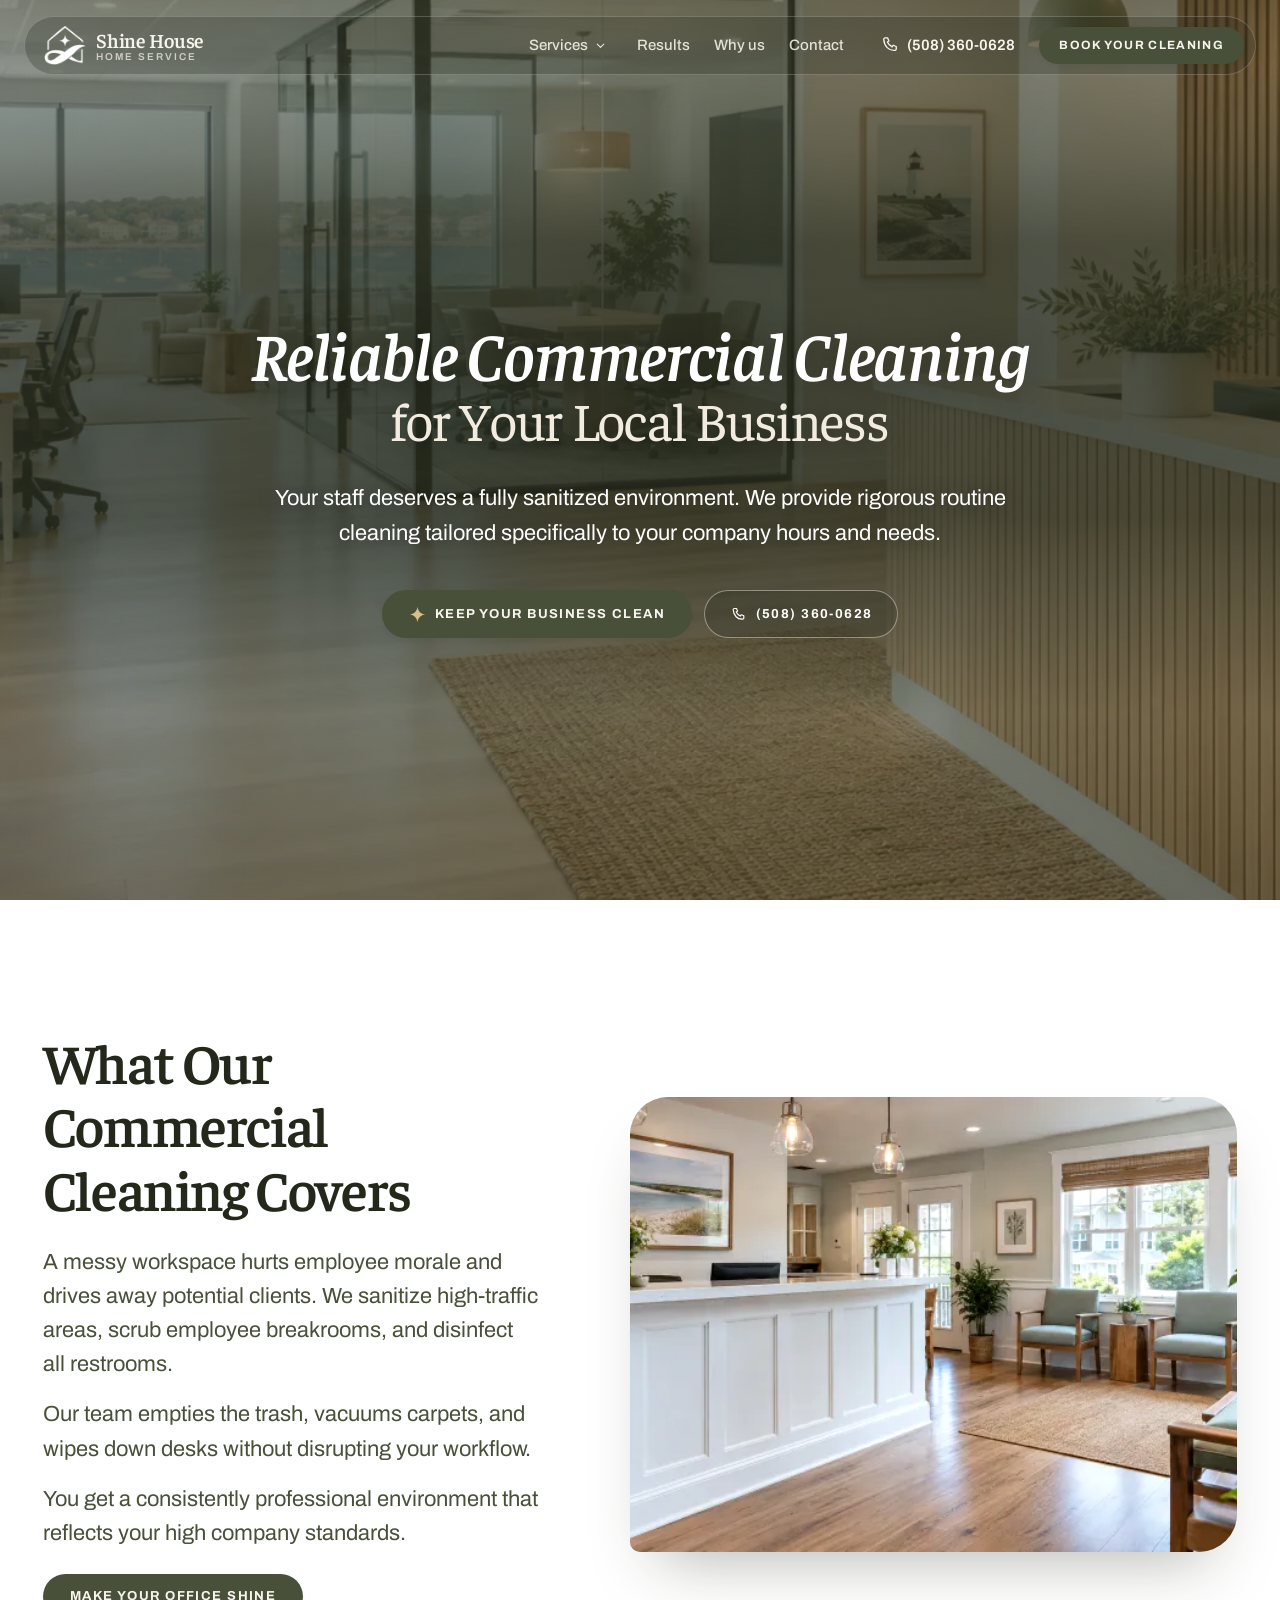
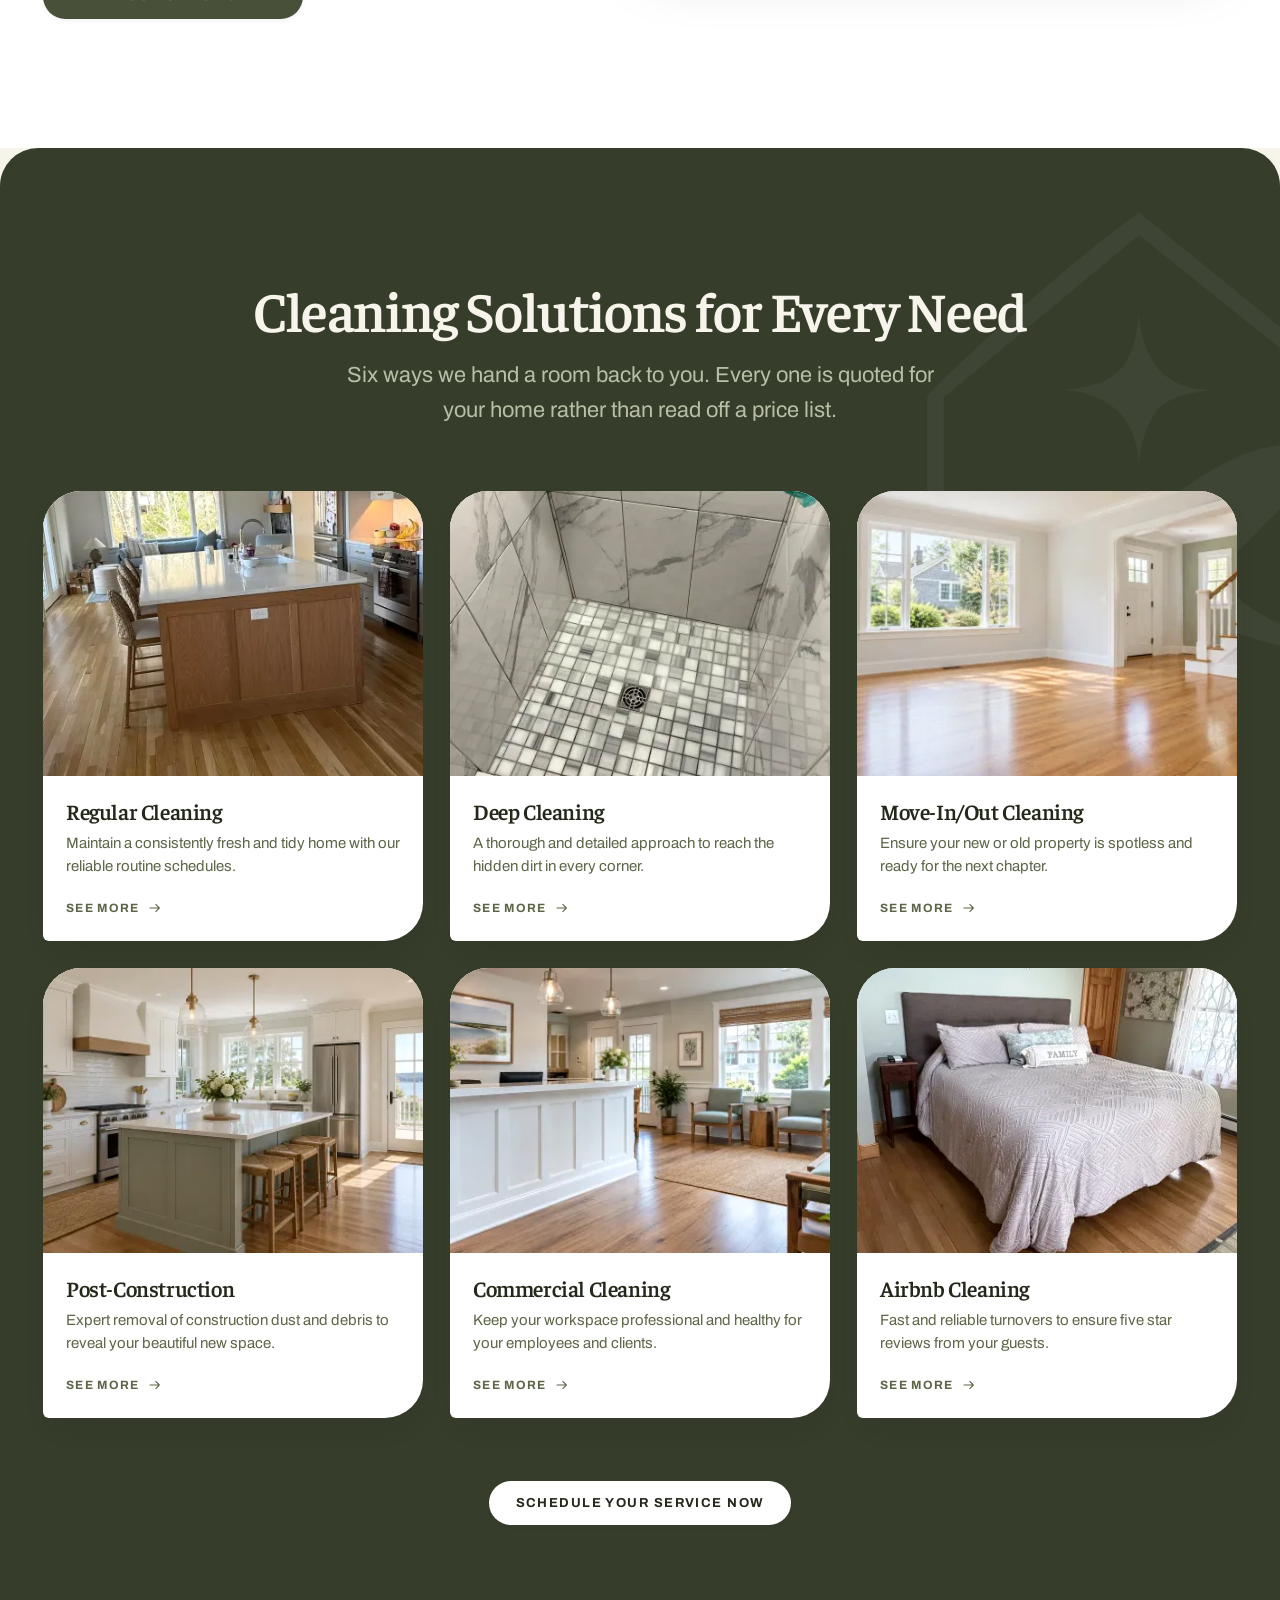
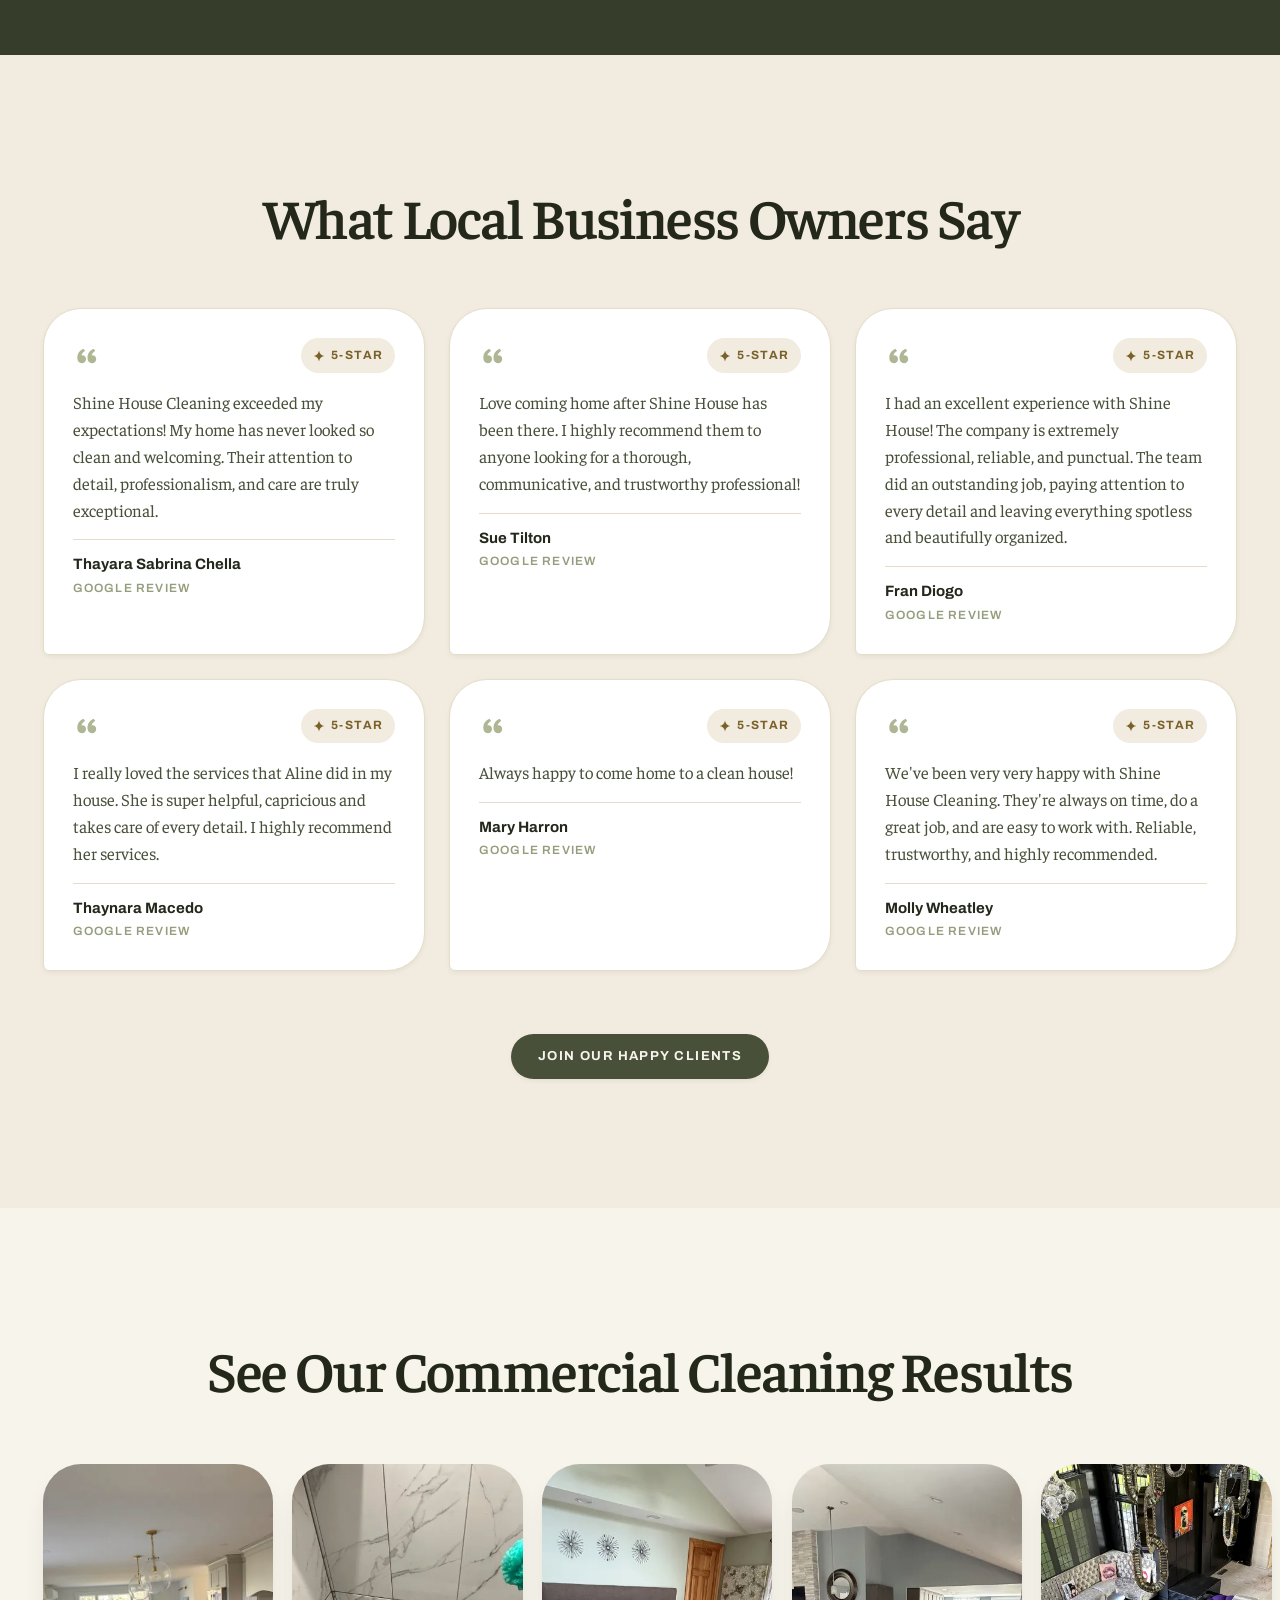
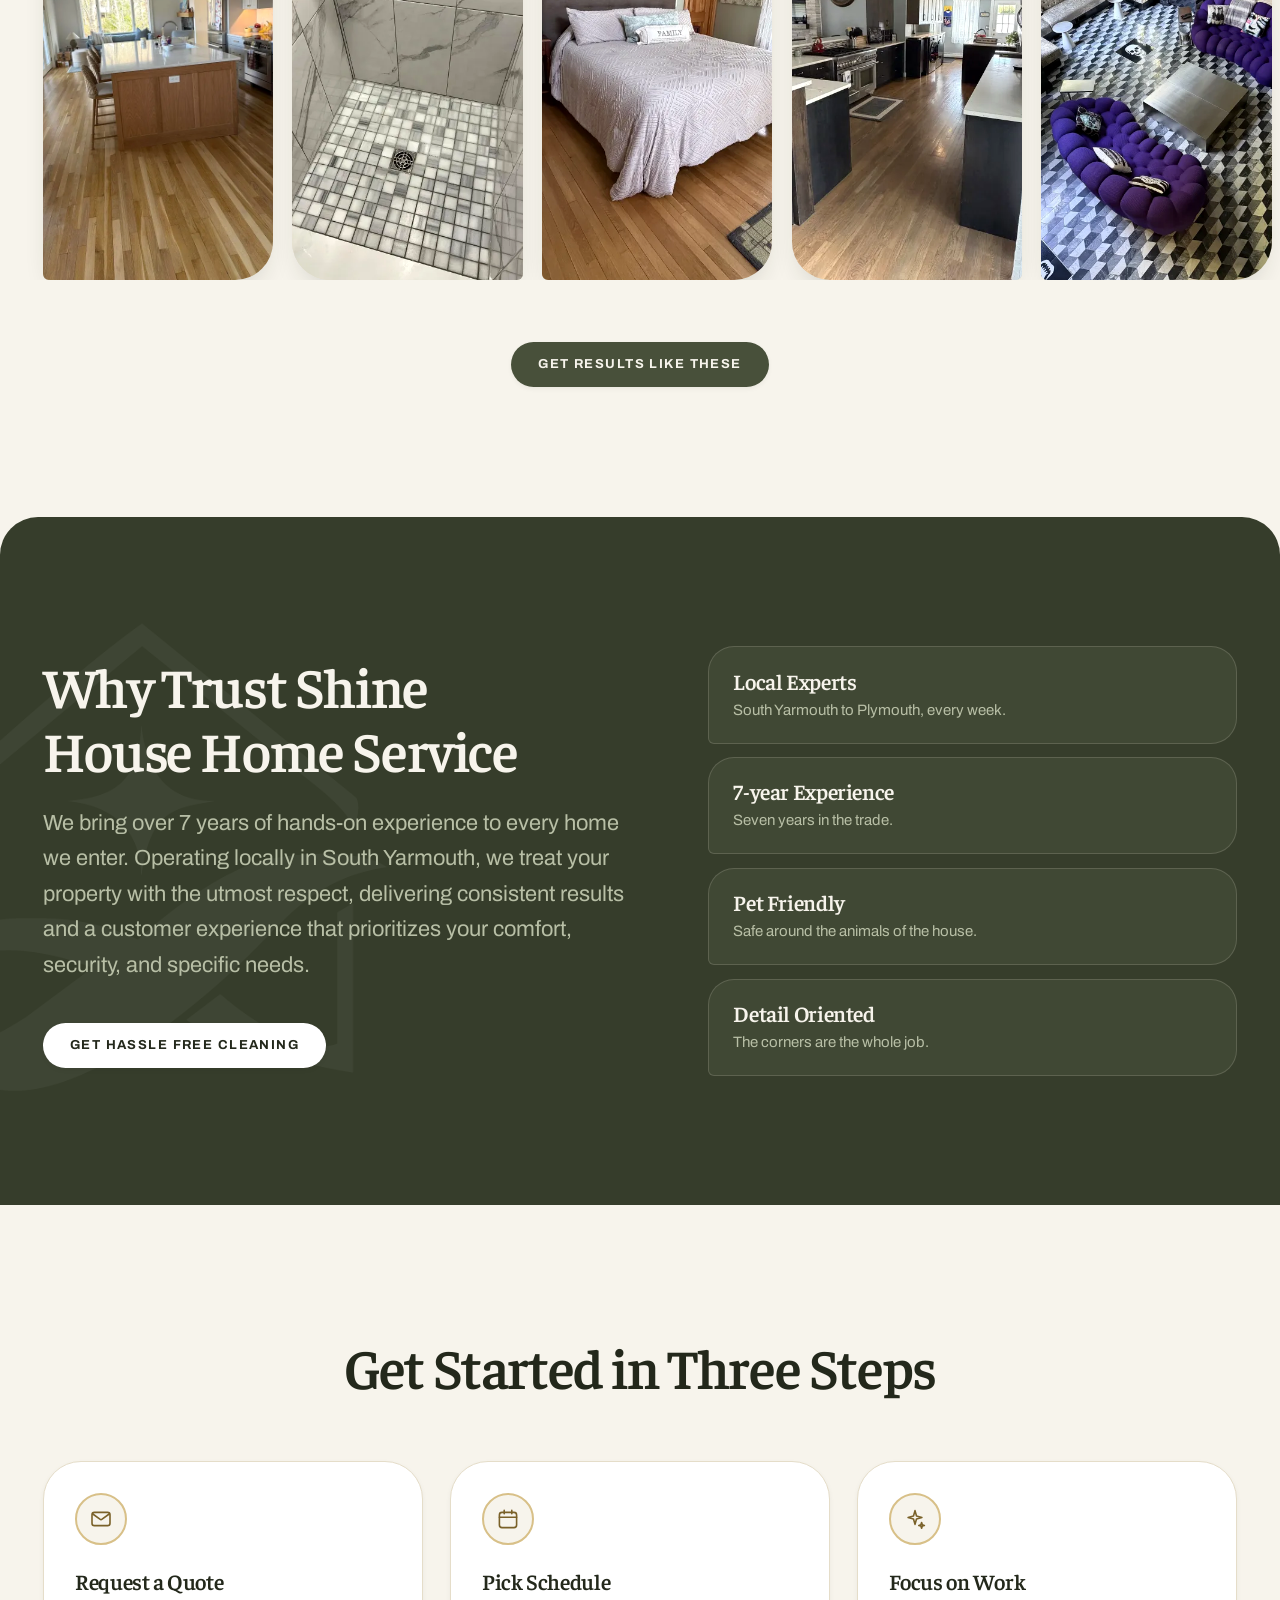
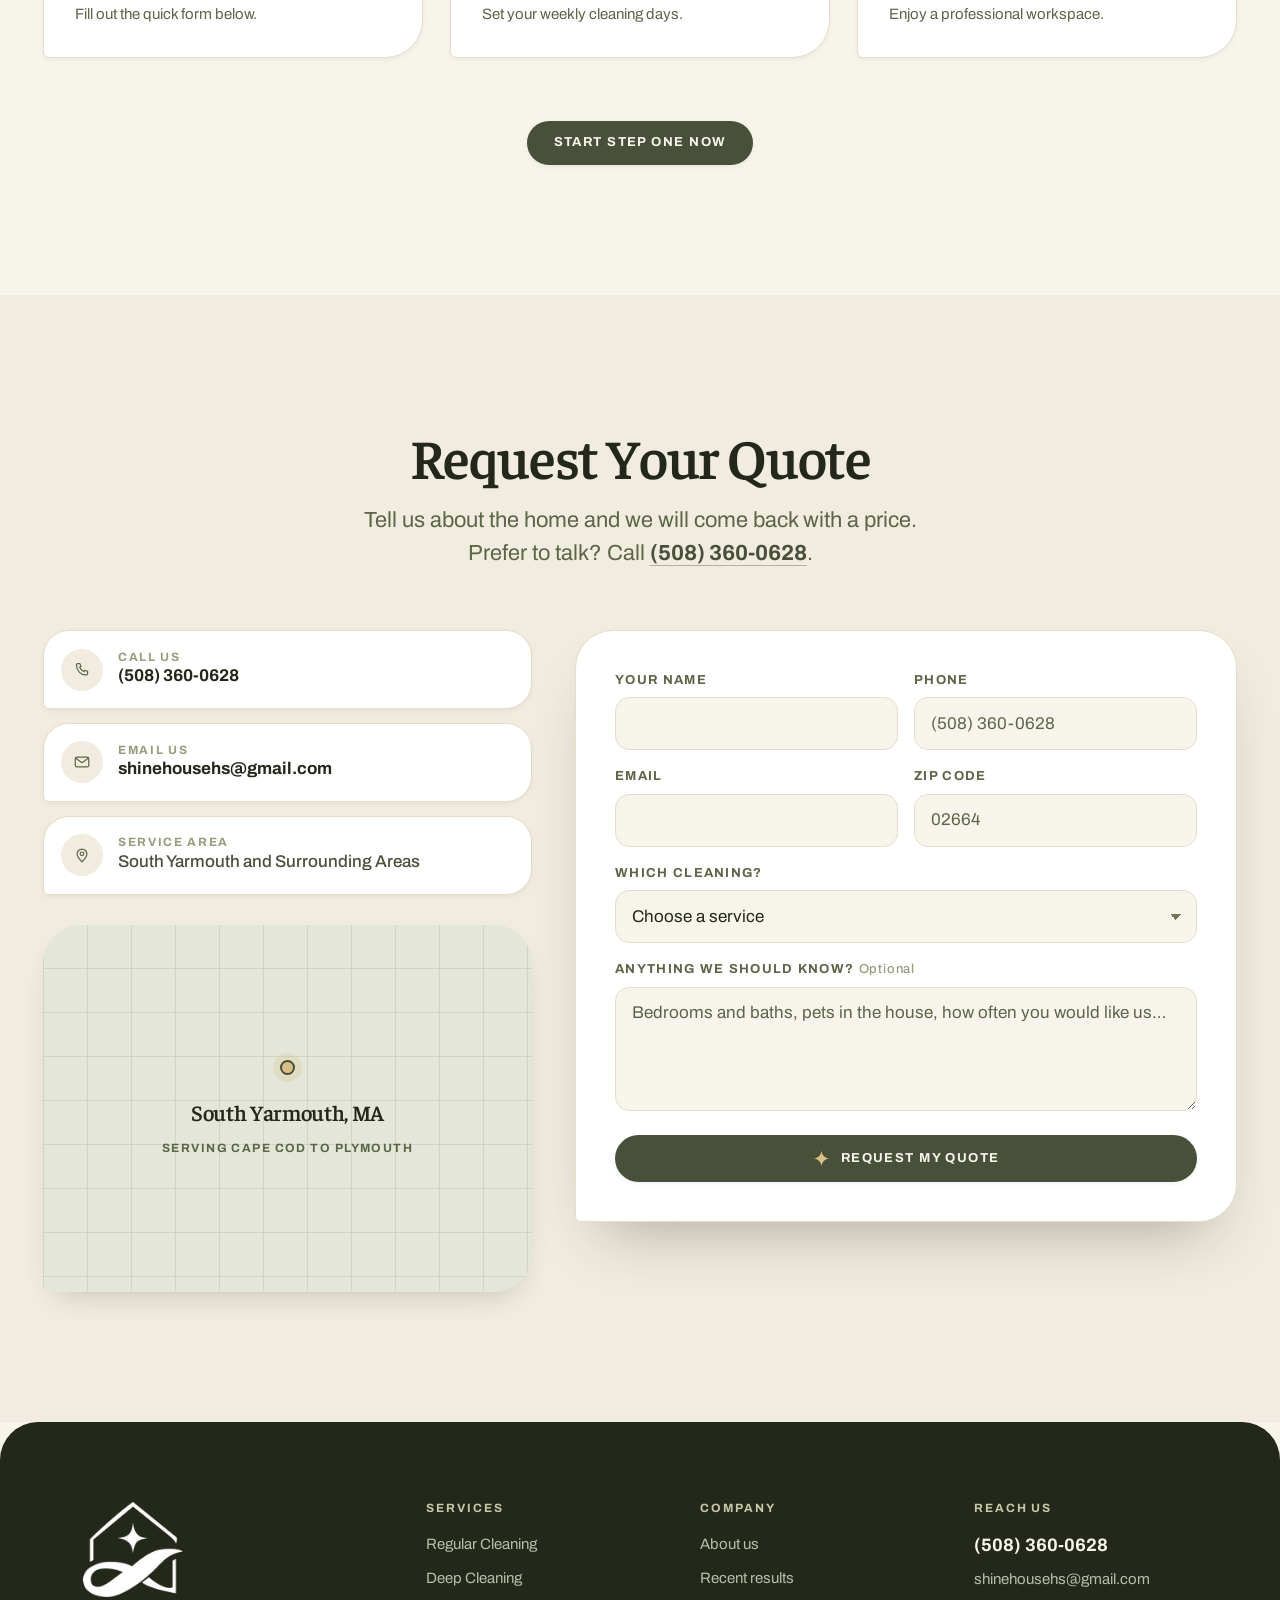
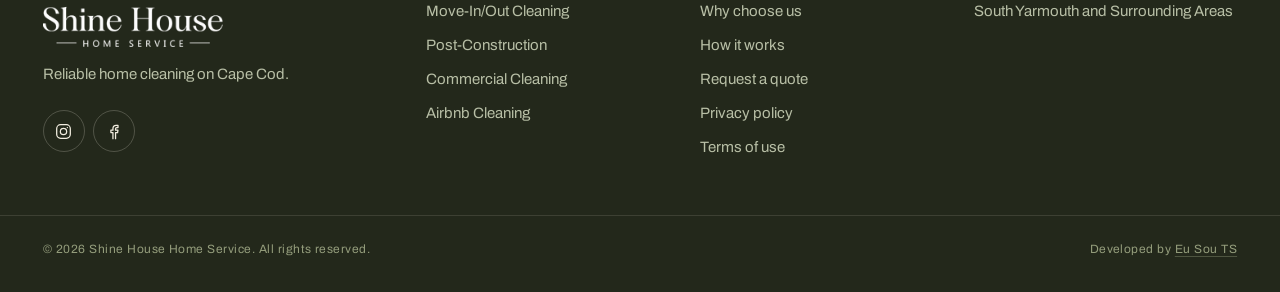
<file: commercial-cleaning/index.html>
<!DOCTYPE html><html lang="en-US"><head><meta charset="utf-8"><meta name="viewport" content="width=device-width, initial-scale=1"><title>Commercial Cleaning in Cape Cod | Shine House Home Service</title><meta name="description" content="Commercial cleaning for Cape Cod businesses. We sanitize high-traffic areas, breakrooms, restrooms, trash, carpets and desks around your company hours."><meta name="author" content="Shine House Home Service"><meta name="robots" content="index,follow,max-image-preview:large,max-snippet:-1,max-video-preview:-1"><meta name="googlebot" content="index,follow,max-image-preview:large,max-snippet:-1,max-video-preview:-1"><link rel="canonical" href="https://shinehousehome.com/commercial-cleaning/"><link rel="alternate" hreflang="en-US" href="https://shinehousehome.com/commercial-cleaning/"><link rel="alternate" hreflang="x-default" href="https://shinehousehome.com/commercial-cleaning/"><link rel="sitemap" type="application/xml" href="/sitemap.xml"><link rel="icon" type="image/png" sizes="32x32" href="../favicon-32.png"><link rel="apple-touch-icon" sizes="180x180" href="../favicon-180.png"><link rel="manifest" href="/site.webmanifest"><meta name="theme-color" content="#363D2B"><meta name="color-scheme" content="light"><meta property="og:type" content="website"><meta property="og:site_name" content="Shine House Home Service"><meta property="og:title" content="Commercial Cleaning in Cape Cod | Shine House Home Service"><meta property="og:description" content="Commercial cleaning for Cape Cod businesses. We sanitize high-traffic areas, breakrooms, restrooms, trash, carpets and desks around your company hours."><meta property="og:url" content="https://shinehousehome.com/commercial-cleaning/"><meta property="og:locale" content="en_US"><meta property="og:image" content="https://shinehousehome.com/assets/hero-commercial-cleaning-v2.webp"><meta property="og:image:secure_url" content="https://shinehousehome.com/assets/hero-commercial-cleaning-v2.webp"><meta property="og:image:type" content="image/webp"><meta property="og:image:width" content="1672"><meta property="og:image:height" content="941"><meta property="og:image:alt" content="Illustrative view of a clean small-business reception area, office and glass meeting room."><meta name="twitter:card" content="summary_large_image"><meta name="twitter:title" content="Commercial Cleaning in Cape Cod | Shine House Home Service"><meta name="twitter:description" content="Commercial cleaning for Cape Cod businesses. We sanitize high-traffic areas, breakrooms, restrooms, trash, carpets and desks around your company hours."><meta name="twitter:image" content="https://shinehousehome.com/assets/hero-commercial-cleaning-v2.webp"><meta name="twitter:image:alt" content="Illustrative view of a clean small-business reception area, office and glass meeting room."><script type="application/ld+json">{"@context":"https://schema.org","@graph":[{"@type":["LocalBusiness","HomeAndConstructionBusiness"],"@id":"https://shinehousehome.com/#business","name":"Shine House Home Service","alternateName":"Shine House","description":"Reliable home cleaning on Cape Cod.","url":"https://shinehousehome.com/","telephone":"(508) 360-0628","email":"shinehousehs@gmail.com","founder":{"@type":"Person","name":"Aline de Oliveira do Carmo"},"image":"https://shinehousehome.com/assets/hero-commercial-cleaning-v2.webp","logo":"https://shinehousehome.com/assets/mark-olive.png","address":{"@type":"PostalAddress","streetAddress":"22 Winding Brook Rd","addressLocality":"South Yarmouth","addressRegion":"MA","postalCode":"02664","addressCountry":"US"},"areaServed":[{"@type":"City","name":"South Yarmouth, MA"},{"@type":"City","name":"Yarmouth Port, MA"},{"@type":"City","name":"Hyannis, MA"},{"@type":"City","name":"Barnstable, MA"},{"@type":"City","name":"Dennis, MA"},{"@type":"City","name":"Harwich, MA"},{"@type":"City","name":"Chatham, MA"},{"@type":"City","name":"Brewster, MA"},{"@type":"City","name":"Orleans, MA"},{"@type":"City","name":"Eastham, MA"},{"@type":"City","name":"Sandwich, MA"},{"@type":"City","name":"Mashpee, MA"},{"@type":"City","name":"Falmouth, MA"},{"@type":"City","name":"Bourne, MA"},{"@type":"City","name":"Plymouth, MA"}],"sameAs":["https://www.instagram.com/shinehouseservice/","https://www.facebook.com/shinehousehs/"],"contactPoint":{"@type":"ContactPoint","telephone":"(508) 360-0628","email":"shinehousehs@gmail.com","contactType":"customer service","areaServed":"US-MA","availableLanguage":"English"},"hasOfferCatalog":{"@type":"OfferCatalog","name":"Cleaning services","itemListElement":[{"@type":"Offer","itemOffered":{"@type":"Service","name":"Regular Cleaning","url":"https://shinehousehome.com/regular-cleaning/"}},{"@type":"Offer","itemOffered":{"@type":"Service","name":"Deep Cleaning","url":"https://shinehousehome.com/deep-cleaning/"}},{"@type":"Offer","itemOffered":{"@type":"Service","name":"Move-In/Out Cleaning","url":"https://shinehousehome.com/move-in-out-cleaning/"}},{"@type":"Offer","itemOffered":{"@type":"Service","name":"Post-Construction","url":"https://shinehousehome.com/post-construction-cleaning/"}},{"@type":"Offer","itemOffered":{"@type":"Service","name":"Commercial Cleaning","url":"https://shinehousehome.com/commercial-cleaning/"}},{"@type":"Offer","itemOffered":{"@type":"Service","name":"Airbnb Cleaning","url":"https://shinehousehome.com/airbnb-cleaning/"}}]}},{"@type":"WebSite","@id":"https://shinehousehome.com/#website","url":"https://shinehousehome.com/","name":"Shine House Home Service","inLanguage":"en-US","publisher":{"@id":"https://shinehousehome.com/#business"}},{"@type":"WebPage","@id":"https://shinehousehome.com/commercial-cleaning/#webpage","url":"https://shinehousehome.com/commercial-cleaning/","name":"Commercial Cleaning in Cape Cod | Shine House Home Service","description":"Commercial cleaning for Cape Cod businesses. We sanitize high-traffic areas, breakrooms, restrooms, trash, carpets and desks around your company hours.","inLanguage":"en-US","isPartOf":{"@id":"https://shinehousehome.com/#website"},"about":{"@id":"https://shinehousehome.com/#business"},"primaryImageOfPage":{"@type":"ImageObject","url":"https://shinehousehome.com/assets/hero-commercial-cleaning-v2.webp","caption":"Illustrative view of a clean small-business reception area, office and glass meeting room."},"mainEntity":{"@id":"https://shinehousehome.com/commercial-cleaning/#service"}},{"@type":"Service","@id":"https://shinehousehome.com/commercial-cleaning/#service","name":"Commercial Cleaning","description":"Commercial cleaning for Cape Cod businesses. We sanitize high-traffic areas, breakrooms, restrooms, trash, carpets and desks around your company hours.","url":"https://shinehousehome.com/commercial-cleaning/","image":"https://shinehousehome.com/assets/hero-commercial-cleaning-v2.webp","provider":{"@id":"https://shinehousehome.com/#business"},"areaServed":[{"@type":"City","name":"South Yarmouth, MA"},{"@type":"City","name":"Yarmouth Port, MA"},{"@type":"City","name":"Hyannis, MA"},{"@type":"City","name":"Barnstable, MA"},{"@type":"City","name":"Dennis, MA"},{"@type":"City","name":"Harwich, MA"},{"@type":"City","name":"Chatham, MA"},{"@type":"City","name":"Brewster, MA"},{"@type":"City","name":"Orleans, MA"},{"@type":"City","name":"Eastham, MA"},{"@type":"City","name":"Sandwich, MA"},{"@type":"City","name":"Mashpee, MA"},{"@type":"City","name":"Falmouth, MA"},{"@type":"City","name":"Bourne, MA"},{"@type":"City","name":"Plymouth, MA"}],"serviceType":"Commercial Cleaning"},{"@type":"BreadcrumbList","@id":"https://shinehousehome.com/commercial-cleaning/#breadcrumb","itemListElement":[{"@type":"ListItem","position":1,"name":"Home","item":"https://shinehousehome.com/"},{"@type":"ListItem","position":2,"name":"Commercial Cleaning","item":"https://shinehousehome.com/commercial-cleaning/"}]}]}</script><link rel="stylesheet" href="../css/styles.css"></head><body class="no-js"><script>document.body.classList.remove('no-js');</script><a class="skip-link" href="#main">Skip to content</a><header class="nav" data-nav><a class="nav__brand" href="#top" aria-label="Shine House Home Service, home"><span class="nav__mark"><img src="../assets/mark-white.webp" srcset="../assets/mark-white-96.webp 96w" alt loading="eager" decoding="async" width="573" height="538" class="nav__mark-img nav__mark-img--light"><img src="../assets/mark-olive-77.webp" srcset="../assets/mark-olive.webp 96w" alt loading="eager" decoding="async" width="573" height="538" class="nav__mark-img nav__mark-img--dark"></span><span class="nav__word"><span class="nav__word-1">Shine House</span><span class="nav__word-2 label">Home Service</span></span></a><nav class="nav__links" aria-label="Primary"><div class="drop" data-drop><button class="drop__trigger" type="button" aria-expanded="false" aria-controls="services-menu" data-drop-trigger>Services<span class="drop__chev" aria-hidden="true"><svg viewBox="0 0 24 24" width="13" height="13" fill="none" stroke="currentColor" stroke-width="2.2" stroke-linecap="round" stroke-linejoin="round"><path d="m6 9.5 6 6 6-6"></path></svg></span></button><div class="drop__menu" id="services-menu" data-drop-menu hidden><ul role="list"><li><a href="/regular-cleaning/"><span class="drop__name">Regular Cleaning</span><svg width="15" height="15" viewBox="0 0 24 24" fill="none" stroke="currentColor" stroke-width="1.6" stroke-linecap="round" stroke-linejoin="round" aria-hidden="true" focusable="false"><path d="M4.5 12h14m0 0-5.3-5.3M18.5 12l-5.3 5.3"></path></svg></a></li><li><a href="/deep-cleaning/"><span class="drop__name">Deep Cleaning</span><svg width="15" height="15" viewBox="0 0 24 24" fill="none" stroke="currentColor" stroke-width="1.6" stroke-linecap="round" stroke-linejoin="round" aria-hidden="true" focusable="false"><path d="M4.5 12h14m0 0-5.3-5.3M18.5 12l-5.3 5.3"></path></svg></a></li><li><a href="/move-in-out-cleaning/"><span class="drop__name">Move-In/Out Cleaning</span><svg width="15" height="15" viewBox="0 0 24 24" fill="none" stroke="currentColor" stroke-width="1.6" stroke-linecap="round" stroke-linejoin="round" aria-hidden="true" focusable="false"><path d="M4.5 12h14m0 0-5.3-5.3M18.5 12l-5.3 5.3"></path></svg></a></li><li><a href="/post-construction-cleaning/"><span class="drop__name">Post-Construction</span><svg width="15" height="15" viewBox="0 0 24 24" fill="none" stroke="currentColor" stroke-width="1.6" stroke-linecap="round" stroke-linejoin="round" aria-hidden="true" focusable="false"><path d="M4.5 12h14m0 0-5.3-5.3M18.5 12l-5.3 5.3"></path></svg></a></li><li><a href="/commercial-cleaning/"><span class="drop__name">Commercial Cleaning</span><svg width="15" height="15" viewBox="0 0 24 24" fill="none" stroke="currentColor" stroke-width="1.6" stroke-linecap="round" stroke-linejoin="round" aria-hidden="true" focusable="false"><path d="M4.5 12h14m0 0-5.3-5.3M18.5 12l-5.3 5.3"></path></svg></a></li><li><a href="/airbnb-cleaning/"><span class="drop__name">Airbnb Cleaning</span><svg width="15" height="15" viewBox="0 0 24 24" fill="none" stroke="currentColor" stroke-width="1.6" stroke-linecap="round" stroke-linejoin="round" aria-hidden="true" focusable="false"><path d="M4.5 12h14m0 0-5.3-5.3M18.5 12l-5.3 5.3"></path></svg></a></li></ul></div></div><a class="nav__link" href="#work">Results</a><a class="nav__link" href="#why">Why us</a><a class="nav__link" href="#quote">Contact</a></nav><div class="nav__actions"><a class="nav__phone" href="tel:+15083600628"><svg width="20" height="20" viewBox="0 0 24 24" fill="none" stroke="currentColor" stroke-width="1.6" stroke-linecap="round" stroke-linejoin="round" aria-hidden="true" focusable="false"><path d="M6.2 3.5h3l1.5 3.7-1.9 1.2a12.4 12.4 0 0 0 5.8 5.8l1.2-1.9 3.7 1.5v3a1.7 1.7 0 0 1-1.9 1.7C10.4 18.9 5.1 13.6 4.5 5.4a1.7 1.7 0 0 1 1.7-1.9Z"></path></svg><span class="tnum">(508) 360-0628</span></a><a class="btn btn--primary btn--md nav__cta" href="#quote" data-service="commercial-cleaning"><span class="btn__label">Book your cleaning</span></a><button class="nav__toggle" type="button" aria-expanded="false" aria-controls="nav-panel" data-nav-toggle><span class="visually-hidden">Menu</span><span class="nav__toggle-open"><svg width="22" height="22" viewBox="0 0 24 24" fill="none" stroke="currentColor" stroke-width="1.6" stroke-linecap="round" stroke-linejoin="round" aria-hidden="true" focusable="false"><path d="M4 7.5h16M4 16.5h16"></path></svg></span><span class="nav__toggle-close"><svg width="22" height="22" viewBox="0 0 24 24" fill="none" stroke="currentColor" stroke-width="1.6" stroke-linecap="round" stroke-linejoin="round" aria-hidden="true" focusable="false"><path d="M6.3 6.3l11.4 11.4M17.7 6.3 6.3 17.7"></path></svg></span></button></div></header><div class="panel" id="nav-panel" data-nav-panel hidden><nav class="panel__links" aria-label="Primary, mobile"><div class="panel__group" data-panel-group><button class="panel__row panel__row--trigger" type="button" aria-expanded="false" aria-controls="panel-services" data-panel-trigger>Services<span class="panel__chev" aria-hidden="true"><svg viewBox="0 0 24 24" width="18" height="18" fill="none" stroke="currentColor" stroke-width="2" stroke-linecap="round" stroke-linejoin="round"><path d="m6 9.5 6 6 6-6"></path></svg></span></button><ul class="panel__sub" id="panel-services" role="list" hidden><li><a href="/regular-cleaning/">Regular Cleaning</a></li><li><a href="/deep-cleaning/">Deep Cleaning</a></li><li><a href="/move-in-out-cleaning/">Move-In/Out Cleaning</a></li><li><a href="/post-construction-cleaning/">Post-Construction</a></li><li><a href="/commercial-cleaning/">Commercial Cleaning</a></li><li><a href="/airbnb-cleaning/">Airbnb Cleaning</a></li></ul></div><a class="panel__row" href="#work">Results<svg width="18" height="18" viewBox="0 0 24 24" fill="none" stroke="currentColor" stroke-width="1.6" stroke-linecap="round" stroke-linejoin="round" aria-hidden="true" focusable="false"><path d="M4.5 12h14m0 0-5.3-5.3M18.5 12l-5.3 5.3"></path></svg></a><a class="panel__row" href="#why">Why us<svg width="18" height="18" viewBox="0 0 24 24" fill="none" stroke="currentColor" stroke-width="1.6" stroke-linecap="round" stroke-linejoin="round" aria-hidden="true" focusable="false"><path d="M4.5 12h14m0 0-5.3-5.3M18.5 12l-5.3 5.3"></path></svg></a><a class="panel__row" href="#quote">Contact<svg width="18" height="18" viewBox="0 0 24 24" fill="none" stroke="currentColor" stroke-width="1.6" stroke-linecap="round" stroke-linejoin="round" aria-hidden="true" focusable="false"><path d="M4.5 12h14m0 0-5.3-5.3M18.5 12l-5.3 5.3"></path></svg></a></nav><div class="panel__foot"><a class="panel__phone" href="tel:+15083600628"><svg width="18" height="18" viewBox="0 0 24 24" fill="none" stroke="currentColor" stroke-width="1.6" stroke-linecap="round" stroke-linejoin="round" aria-hidden="true" focusable="false"><path d="M6.2 3.5h3l1.5 3.7-1.9 1.2a12.4 12.4 0 0 0 5.8 5.8l1.2-1.9 3.7 1.5v3a1.7 1.7 0 0 1-1.9 1.7C10.4 18.9 5.1 13.6 4.5 5.4a1.7 1.7 0 0 1 1.7-1.9Z"></path></svg><span class="tnum">(508) 360-0628</span></a><a class="btn btn--primary btn--lg panel__cta" href="#quote" data-service="commercial-cleaning"><span class="btn__label">Book your cleaning</span></a></div></div><main id="main"><section class="hero" id="top"><div class="hero__media" data-hero-media><img src="../assets/hero-commercial-cleaning-v2-1672.webp" srcset="../assets/hero-commercial-cleaning-v2-900.webp 900w, ../assets/hero-commercial-cleaning-v2-1400.webp 1400w, ../assets/hero-commercial-cleaning-v2-1672.webp 1672w" alt="Illustrative view of a clean small-business reception area, office and glass meeting room." sizes="100vw" loading="eager" fetchpriority="high" style="--hero-position:50% 52%" data-hero-img="true" decoding="async" width="1672" height="941" class="hero__img"><div class="hero__scrim" aria-hidden="true"></div></div><div class="hero__stack"><h1 class="hero__title"><em class="hero__title-main">Reliable Commercial Cleaning</em><span class="hero__title-sub">for Your Local Business</span></h1><p class="hero__lead">Your staff deserves a fully sanitized environment. We provide rigorous routine cleaning tailored specifically to your company hours and needs.</p><div class="hero__actions"><a class="btn btn--primary btn--lg" href="#quote" data-service="commercial-cleaning"><span class="btn__mark"><svg width="17" height="17" viewBox="0 0 24 24" fill="currentColor" stroke="none" stroke-width="1.6" stroke-linecap="round" stroke-linejoin="round" aria-hidden="true" focusable="false"><path d="M12 1c.62 6.2 4.8 10.38 11 11-6.2.62-10.38 4.8-11 11-.62-6.2-4.8-10.38-11-11 6.2-.62 10.38-4.8 11-11Z"></path></svg></span><span class="btn__label">Keep your business clean</span></a><a class="hero__call" href="tel:+15083600628"><svg width="17" height="17" viewBox="0 0 24 24" fill="none" stroke="currentColor" stroke-width="1.6" stroke-linecap="round" stroke-linejoin="round" aria-hidden="true" focusable="false"><path d="M6.2 3.5h3l1.5 3.7-1.9 1.2a12.4 12.4 0 0 0 5.8 5.8l1.2-1.9 3.7 1.5v3a1.7 1.7 0 0 1-1.9 1.7C10.4 18.9 5.1 13.6 4.5 5.4a1.7 1.7 0 0 1 1.7-1.9Z"></path></svg><span class="tnum">(508) 360-0628</span></a></div></div></section><section class="regular-about section" id="about"><div class="wrap regular-about__grid"><div class="regular-about__text"><h2 class="regular-about__title" data-rise>What Our Commercial Cleaning Covers</h2><div class="regular-about__body" data-rise style="--rise-delay:90ms"><p>A messy workspace hurts employee morale and drives away potential clients. We sanitize high-traffic areas, scrub employee breakrooms, and disinfect all restrooms.</p><p>Our team empties the trash, vacuums carpets, and wipes down desks without disrupting your workflow.</p><p>You get a consistently professional environment that reflects your high company standards.</p></div><div class="regular-about__cta" data-rise style="--rise-delay:180ms"><a class="btn btn--primary btn--lg" href="#quote" data-service="commercial-cleaning"><span class="btn__label">Make your office shine</span></a></div></div><figure class="regular-about__plate" data-rise style="--rise-delay:120ms; --rise-y:26px"><img src="../assets/service-commercial-90.webp" srcset="../assets/service-commercial-560.webp 560w, ../assets/service-commercial-900.webp 900w, ../assets/service-commercial-1200.webp 1200w" alt="A tidy small office reception area with clean floors, desks and counters." sizes="(max-width: 900px) 92vw, 42vw" loading="lazy" decoding="async" width="1536" height="1024" class="regular-about__img"></figure></div></section><section class="services section band-poche" id="services"><div class="mark mark--right" style="--mark-size:clamp(18rem, 14rem + 22vw, 34rem); --mark-opacity:0.045; --mark-top:20%;" aria-hidden="true"><img src="../assets/mark-white.webp" srcset="../assets/mark-white-420.webp 420w, ../assets/mark-white.webp 573w" alt sizes="34rem" loading="lazy" decoding="async" width="573" height="538" class="mark__img"></div><div class="wrap"><header class="services__head"><h2 data-rise>Cleaning Solutions for Every Need</h2><p class="services__note" data-rise style="--rise-delay:80ms">Six ways we hand a room back to you. Every one is quoted for your home rather than read off a price list.</p></header><ul class="services__grid" role="list"><li class="card" data-rise style="--rise-delay:60ms"><a class="card__link" href="/regular-cleaning/"><div class="card__media"><img src="../assets/service-regular-900.webp" srcset="../assets/service-regular-420.webp 420w, ../assets/service-regular.webp 700w, ../assets/service-regular-900.webp 900w" alt="A clean residential kitchen with appliances, counters and floors in order." sizes="(max-width: 700px) 92vw, (max-width: 1080px) 44vw, 30vw" style="--image-position:48% 58%" loading="lazy" decoding="async" width="900" height="1600" class="card__img"></div><div class="card__body"><h3 class="card__title">Regular Cleaning</h3><p class="card__text">Maintain a consistently fresh and tidy home with our reliable routine schedules.</p><span class="card__action">See more <svg width="16" height="16" viewBox="0 0 24 24" fill="none" stroke="currentColor" stroke-width="1.6" stroke-linecap="round" stroke-linejoin="round" aria-hidden="true" focusable="false"><path d="M4.5 12h14m0 0-5.3-5.3M18.5 12l-5.3 5.3"></path></svg></span></div></a></li><li class="card" data-rise style="--rise-delay:130ms"><a class="card__link" href="/deep-cleaning/"><div class="card__media"><img src="../assets/service-deep-103.webp" srcset="../assets/service-deep.webp 420w, ../assets/service-deep-700.webp 700w, ../assets/service-deep-1000.webp 1000w" alt="A tiled shower with clean marble-look walls, mosaic floor and drain." sizes="(max-width: 700px) 92vw, (max-width: 1080px) 44vw, 30vw" style="--image-position:50% 70%" loading="lazy" decoding="async" width="1200" height="1600" class="card__img"></div><div class="card__body"><h3 class="card__title">Deep Cleaning</h3><p class="card__text">A thorough and detailed approach to reach the hidden dirt in every corner.</p><span class="card__action">See more <svg width="16" height="16" viewBox="0 0 24 24" fill="none" stroke="currentColor" stroke-width="1.6" stroke-linecap="round" stroke-linejoin="round" aria-hidden="true" focusable="false"><path d="M4.5 12h14m0 0-5.3-5.3M18.5 12l-5.3 5.3"></path></svg></span></div></a></li><li class="card" data-rise style="--rise-delay:200ms"><a class="card__link" href="/move-in-out-cleaning/"><div class="card__media"><img src="../assets/service-move-106.webp" srcset="../assets/service-move-420.webp 420w, ../assets/service-move-700.webp 700w, ../assets/service-move-1000.webp 1000w" alt="A clean empty living room with polished wood floors and daylight through large windows." sizes="(max-width: 700px) 92vw, (max-width: 1080px) 44vw, 30vw" style="--image-position:50% 52%" loading="lazy" decoding="async" width="1511" height="1041" class="card__img"></div><div class="card__body"><h3 class="card__title">Move-In/Out Cleaning</h3><p class="card__text">Ensure your new or old property is spotless and ready for the next chapter.</p><span class="card__action">See more <svg width="16" height="16" viewBox="0 0 24 24" fill="none" stroke="currentColor" stroke-width="1.6" stroke-linecap="round" stroke-linejoin="round" aria-hidden="true" focusable="false"><path d="M4.5 12h14m0 0-5.3-5.3M18.5 12l-5.3 5.3"></path></svg></span></div></a></li><li class="card" data-rise style="--rise-delay:270ms"><a class="card__link" href="/post-construction-cleaning/"><div class="card__media"><img src="../assets/service-construction-96.webp" srcset="../assets/service-construction-420.webp 420w, ../assets/service-construction-700.webp 700w, ../assets/service-construction-1000.webp 1000w" alt="A freshly finished kitchen with a clean island, white cabinetry and polished floors." sizes="(max-width: 700px) 92vw, (max-width: 1080px) 44vw, 30vw" style="--image-position:50% 56%" loading="lazy" decoding="async" width="1536" height="1024" class="card__img"></div><div class="card__body"><h3 class="card__title">Post-Construction</h3><p class="card__text">Expert removal of construction dust and debris to reveal your beautiful new space.</p><span class="card__action">See more <svg width="16" height="16" viewBox="0 0 24 24" fill="none" stroke="currentColor" stroke-width="1.6" stroke-linecap="round" stroke-linejoin="round" aria-hidden="true" focusable="false"><path d="M4.5 12h14m0 0-5.3-5.3M18.5 12l-5.3 5.3"></path></svg></span></div></a></li><li class="card" data-rise style="--rise-delay:340ms"><a class="card__link" href="/commercial-cleaning/"><div class="card__media"><img src="../assets/service-commercial-90.webp" srcset="../assets/service-commercial-420.webp 420w, ../assets/service-commercial.webp 700w, ../assets/service-commercial-1000.webp 1000w" alt="A tidy small office reception area with clean floors, desks and counters." sizes="(max-width: 700px) 92vw, (max-width: 1080px) 44vw, 30vw" style="--image-position:52% 56%" loading="lazy" decoding="async" width="1536" height="1024" class="card__img"></div><div class="card__body"><h3 class="card__title">Commercial Cleaning</h3><p class="card__text">Keep your workspace professional and healthy for your employees and clients.</p><span class="card__action">See more <svg width="16" height="16" viewBox="0 0 24 24" fill="none" stroke="currentColor" stroke-width="1.6" stroke-linecap="round" stroke-linejoin="round" aria-hidden="true" focusable="false"><path d="M4.5 12h14m0 0-5.3-5.3M18.5 12l-5.3 5.3"></path></svg></span></div></a></li><li class="card" data-rise style="--rise-delay:410ms"><a class="card__link" href="/airbnb-cleaning/"><div class="card__media"><img src="../assets/service-airbnb-1350.webp" srcset="../assets/service-airbnb.webp 420w, ../assets/service-airbnb-700.webp 700w, ../assets/service-airbnb-1000.webp 1000w" alt="A guest bedroom made with clean bedding and bedside tables ready for arrival." sizes="(max-width: 700px) 92vw, (max-width: 1080px) 44vw, 30vw" style="--image-position:50% 54%" loading="lazy" decoding="async" width="1350" height="1800" class="card__img"></div><div class="card__body"><h3 class="card__title">Airbnb Cleaning</h3><p class="card__text">Fast and reliable turnovers to ensure five star reviews from your guests.</p><span class="card__action">See more <svg width="16" height="16" viewBox="0 0 24 24" fill="none" stroke="currentColor" stroke-width="1.6" stroke-linecap="round" stroke-linejoin="round" aria-hidden="true" focusable="false"><path d="M4.5 12h14m0 0-5.3-5.3M18.5 12l-5.3 5.3"></path></svg></span></div></a></li></ul><div class="services__cta" data-rise><a class="btn btn--onDark btn--lg" href="#quote"><span class="btn__label">Schedule your service now</span></a></div></div></section><section class="reviews section band-sand" id="reviews"><div class="wrap"><header class="reviews__head"><h2 data-rise>What Local Business Owners Say</h2></header><ul class="reviews__grid" role="list"><li class="review" data-rise style="--rise-delay:60ms"><div class="review__top"><span class="review__mark" aria-hidden="true"><svg width="26" height="26" viewBox="0 0 24 24" fill="currentColor" stroke="none" stroke-width="1.6" stroke-linecap="round" stroke-linejoin="round" aria-hidden="true" focusable="false"><path d="M9.6 5.4c-3.5 1.5-5.6 4.4-5.6 8.2 0 3 1.7 5 4.2 5 2.2 0 3.8-1.6 3.8-3.7 0-2-1.4-3.5-3.3-3.5-.4 0-.8.1-1 .2.4-1.9 1.7-3.4 3.5-4.3l-1.6-1.9Zm9.4 0c-3.5 1.5-5.6 4.4-5.6 8.2 0 3 1.7 5 4.2 5 2.2 0 3.8-1.6 3.8-3.7 0-2-1.4-3.5-3.3-3.5-.4 0-.8.1-1 .2.4-1.9 1.7-3.4 3.5-4.3L19 5.4Z"></path></svg></span><span class="review__rating" aria-label="5-star Google review"><svg width="12" height="12" viewBox="0 0 24 24" fill="currentColor" stroke="none" stroke-width="1.6" stroke-linecap="round" stroke-linejoin="round" aria-hidden="true" focusable="false"><path d="M12 1c.62 6.2 4.8 10.38 11 11-6.2.62-10.38 4.8-11 11-.62-6.2-4.8-10.38-11-11 6.2-.62 10.38-4.8 11-11Z"></path></svg><span>5-star</span></span></div><blockquote class="review__text">Shine House Cleaning exceeded my expectations! My home has never looked so clean and welcoming. Their attention to detail, professionalism, and care are truly exceptional.</blockquote><footer class="review__by"><span class="review__name">Thayara Sabrina Chella</span><span class="review__source">Google review</span></footer></li><li class="review" data-rise style="--rise-delay:140ms"><div class="review__top"><span class="review__mark" aria-hidden="true"><svg width="26" height="26" viewBox="0 0 24 24" fill="currentColor" stroke="none" stroke-width="1.6" stroke-linecap="round" stroke-linejoin="round" aria-hidden="true" focusable="false"><path d="M9.6 5.4c-3.5 1.5-5.6 4.4-5.6 8.2 0 3 1.7 5 4.2 5 2.2 0 3.8-1.6 3.8-3.7 0-2-1.4-3.5-3.3-3.5-.4 0-.8.1-1 .2.4-1.9 1.7-3.4 3.5-4.3l-1.6-1.9Zm9.4 0c-3.5 1.5-5.6 4.4-5.6 8.2 0 3 1.7 5 4.2 5 2.2 0 3.8-1.6 3.8-3.7 0-2-1.4-3.5-3.3-3.5-.4 0-.8.1-1 .2.4-1.9 1.7-3.4 3.5-4.3L19 5.4Z"></path></svg></span><span class="review__rating" aria-label="5-star Google review"><svg width="12" height="12" viewBox="0 0 24 24" fill="currentColor" stroke="none" stroke-width="1.6" stroke-linecap="round" stroke-linejoin="round" aria-hidden="true" focusable="false"><path d="M12 1c.62 6.2 4.8 10.38 11 11-6.2.62-10.38 4.8-11 11-.62-6.2-4.8-10.38-11-11 6.2-.62 10.38-4.8 11-11Z"></path></svg><span>5-star</span></span></div><blockquote class="review__text">Love coming home after Shine House has been there. I highly recommend them to anyone looking for a thorough, communicative, and trustworthy professional!</blockquote><footer class="review__by"><span class="review__name">Sue Tilton</span><span class="review__source">Google review</span></footer></li><li class="review" data-rise style="--rise-delay:220ms"><div class="review__top"><span class="review__mark" aria-hidden="true"><svg width="26" height="26" viewBox="0 0 24 24" fill="currentColor" stroke="none" stroke-width="1.6" stroke-linecap="round" stroke-linejoin="round" aria-hidden="true" focusable="false"><path d="M9.6 5.4c-3.5 1.5-5.6 4.4-5.6 8.2 0 3 1.7 5 4.2 5 2.2 0 3.8-1.6 3.8-3.7 0-2-1.4-3.5-3.3-3.5-.4 0-.8.1-1 .2.4-1.9 1.7-3.4 3.5-4.3l-1.6-1.9Zm9.4 0c-3.5 1.5-5.6 4.4-5.6 8.2 0 3 1.7 5 4.2 5 2.2 0 3.8-1.6 3.8-3.7 0-2-1.4-3.5-3.3-3.5-.4 0-.8.1-1 .2.4-1.9 1.7-3.4 3.5-4.3L19 5.4Z"></path></svg></span><span class="review__rating" aria-label="5-star Google review"><svg width="12" height="12" viewBox="0 0 24 24" fill="currentColor" stroke="none" stroke-width="1.6" stroke-linecap="round" stroke-linejoin="round" aria-hidden="true" focusable="false"><path d="M12 1c.62 6.2 4.8 10.38 11 11-6.2.62-10.38 4.8-11 11-.62-6.2-4.8-10.38-11-11 6.2-.62 10.38-4.8 11-11Z"></path></svg><span>5-star</span></span></div><blockquote class="review__text">I had an excellent experience with Shine House! The company is extremely professional, reliable, and punctual. The team did an outstanding job, paying attention to every detail and leaving everything spotless and beautifully organized.</blockquote><footer class="review__by"><span class="review__name">Fran Diogo</span><span class="review__source">Google review</span></footer></li><li class="review" data-rise style="--rise-delay:300ms"><div class="review__top"><span class="review__mark" aria-hidden="true"><svg width="26" height="26" viewBox="0 0 24 24" fill="currentColor" stroke="none" stroke-width="1.6" stroke-linecap="round" stroke-linejoin="round" aria-hidden="true" focusable="false"><path d="M9.6 5.4c-3.5 1.5-5.6 4.4-5.6 8.2 0 3 1.7 5 4.2 5 2.2 0 3.8-1.6 3.8-3.7 0-2-1.4-3.5-3.3-3.5-.4 0-.8.1-1 .2.4-1.9 1.7-3.4 3.5-4.3l-1.6-1.9Zm9.4 0c-3.5 1.5-5.6 4.4-5.6 8.2 0 3 1.7 5 4.2 5 2.2 0 3.8-1.6 3.8-3.7 0-2-1.4-3.5-3.3-3.5-.4 0-.8.1-1 .2.4-1.9 1.7-3.4 3.5-4.3L19 5.4Z"></path></svg></span><span class="review__rating" aria-label="5-star Google review"><svg width="12" height="12" viewBox="0 0 24 24" fill="currentColor" stroke="none" stroke-width="1.6" stroke-linecap="round" stroke-linejoin="round" aria-hidden="true" focusable="false"><path d="M12 1c.62 6.2 4.8 10.38 11 11-6.2.62-10.38 4.8-11 11-.62-6.2-4.8-10.38-11-11 6.2-.62 10.38-4.8 11-11Z"></path></svg><span>5-star</span></span></div><blockquote class="review__text">I really loved the services that Aline did in my house. She is super helpful, capricious and takes care of every detail. I highly recommend her services.</blockquote><footer class="review__by"><span class="review__name">Thaynara Macedo</span><span class="review__source">Google review</span></footer></li><li class="review" data-rise style="--rise-delay:380ms"><div class="review__top"><span class="review__mark" aria-hidden="true"><svg width="26" height="26" viewBox="0 0 24 24" fill="currentColor" stroke="none" stroke-width="1.6" stroke-linecap="round" stroke-linejoin="round" aria-hidden="true" focusable="false"><path d="M9.6 5.4c-3.5 1.5-5.6 4.4-5.6 8.2 0 3 1.7 5 4.2 5 2.2 0 3.8-1.6 3.8-3.7 0-2-1.4-3.5-3.3-3.5-.4 0-.8.1-1 .2.4-1.9 1.7-3.4 3.5-4.3l-1.6-1.9Zm9.4 0c-3.5 1.5-5.6 4.4-5.6 8.2 0 3 1.7 5 4.2 5 2.2 0 3.8-1.6 3.8-3.7 0-2-1.4-3.5-3.3-3.5-.4 0-.8.1-1 .2.4-1.9 1.7-3.4 3.5-4.3L19 5.4Z"></path></svg></span><span class="review__rating" aria-label="5-star Google review"><svg width="12" height="12" viewBox="0 0 24 24" fill="currentColor" stroke="none" stroke-width="1.6" stroke-linecap="round" stroke-linejoin="round" aria-hidden="true" focusable="false"><path d="M12 1c.62 6.2 4.8 10.38 11 11-6.2.62-10.38 4.8-11 11-.62-6.2-4.8-10.38-11-11 6.2-.62 10.38-4.8 11-11Z"></path></svg><span>5-star</span></span></div><blockquote class="review__text">Always happy to come home to a clean house!</blockquote><footer class="review__by"><span class="review__name">Mary Harron</span><span class="review__source">Google review</span></footer></li><li class="review" data-rise style="--rise-delay:460ms"><div class="review__top"><span class="review__mark" aria-hidden="true"><svg width="26" height="26" viewBox="0 0 24 24" fill="currentColor" stroke="none" stroke-width="1.6" stroke-linecap="round" stroke-linejoin="round" aria-hidden="true" focusable="false"><path d="M9.6 5.4c-3.5 1.5-5.6 4.4-5.6 8.2 0 3 1.7 5 4.2 5 2.2 0 3.8-1.6 3.8-3.7 0-2-1.4-3.5-3.3-3.5-.4 0-.8.1-1 .2.4-1.9 1.7-3.4 3.5-4.3l-1.6-1.9Zm9.4 0c-3.5 1.5-5.6 4.4-5.6 8.2 0 3 1.7 5 4.2 5 2.2 0 3.8-1.6 3.8-3.7 0-2-1.4-3.5-3.3-3.5-.4 0-.8.1-1 .2.4-1.9 1.7-3.4 3.5-4.3L19 5.4Z"></path></svg></span><span class="review__rating" aria-label="5-star Google review"><svg width="12" height="12" viewBox="0 0 24 24" fill="currentColor" stroke="none" stroke-width="1.6" stroke-linecap="round" stroke-linejoin="round" aria-hidden="true" focusable="false"><path d="M12 1c.62 6.2 4.8 10.38 11 11-6.2.62-10.38 4.8-11 11-.62-6.2-4.8-10.38-11-11 6.2-.62 10.38-4.8 11-11Z"></path></svg><span>5-star</span></span></div><blockquote class="review__text">We&#39;ve been very very happy with Shine House Cleaning. They&#39;re always on time, do a great job, and are easy to work with. Reliable, trustworthy, and highly recommended.</blockquote><footer class="review__by"><span class="review__name">Molly Wheatley</span><span class="review__source">Google review</span></footer></li></ul><div class="reviews__cta" data-rise><a class="btn btn--primary btn--lg" href="#quote" data-service="commercial-cleaning"><span class="btn__label">Join our happy clients</span></a></div></div></section><section class="work section" id="work"><div class="wrap"><header class="work__head"><h2 data-rise>See Our Commercial Cleaning Results</h2></header></div><div class="strip" data-strip tabindex="0" role="region" aria-label="Recent cleaning results, scrollable"><ul class="strip__grid" role="list"><li class="tile tile--tall" data-rise style="--rise-delay:60ms"><button class="tile__btn" type="button" data-open data-full="../assets/gallery-kitchen-island-19.webp" data-room="Kitchen island" data-desc="Island, sink and flooring ready for the day." data-alt="A clean kitchen island with a sink, wood floor and daylight through the windows." aria-label="Open the kitchen island photograph" style="--image-position:50% 54%"><img src="../assets/gallery-kitchen-island.webp" srcset="../assets/gallery-kitchen-island-520.webp 520w, ../assets/gallery-kitchen-island-860.webp 860w, ../assets/gallery-kitchen-island.webp 900w" alt="A clean kitchen island with a sink, wood floor and daylight through the windows." sizes="(max-width: 640px) 78vw, 34vw" draggable="false" loading="lazy" decoding="async" width="900" height="1600" class="tile__img"></button></li><li class="tile tile--tall" data-rise style="--rise-delay:130ms"><button class="tile__btn" type="button" data-open data-full="../assets/gallery-shower-detail.webp" data-room="Shower" data-desc="Tile, glass and drain detailed." data-alt="A tiled shower with clean marble-look walls, mosaic floor and drain." aria-label="Open the shower photograph" style="--image-position:50% 70%"><img src="../assets/gallery-shower-detail-1200.webp" srcset="../assets/gallery-shower-detail-520.webp 520w, ../assets/gallery-shower-detail-860.webp 860w, ../assets/gallery-shower-detail-1200.webp 1200w" alt="A tiled shower with clean marble-look walls, mosaic floor and drain." sizes="(max-width: 640px) 78vw, 34vw" draggable="false" loading="lazy" decoding="async" width="1200" height="1600" class="tile__img"></button></li><li class="tile tile--tall" data-rise style="--rise-delay:200ms"><button class="tile__btn" type="button" data-open data-full="../assets/gallery-bedroom-suite-13.webp" data-room="Guest room" data-desc="Fresh bedding and bedside surfaces." data-alt="A guest bedroom with fresh bedding, clean wood floors and bedside tables." aria-label="Open the guest room photograph" style="--image-position:50% 56%"><img src="../assets/gallery-bedroom-suite-12.webp" srcset="../assets/gallery-bedroom-suite.webp 520w, ../assets/gallery-bedroom-suite-860.webp 860w, ../assets/gallery-bedroom-suite-1300.webp 1300w" alt="A guest bedroom with fresh bedding, clean wood floors and bedside tables." sizes="(max-width: 640px) 78vw, 34vw" draggable="false" loading="lazy" decoding="async" width="1350" height="1800" class="tile__img"></button></li><li class="tile tile--tall" data-rise style="--rise-delay:270ms"><button class="tile__btn" type="button" data-open data-full="../assets/gallery-open-kitchen-28.webp" data-room="Open kitchen" data-desc="Counters, stove and floor reset for the day." data-alt="An open residential kitchen with clean counters, appliances and wood floors." aria-label="Open the open kitchen photograph" style="--image-position:50% 56%"><img src="../assets/gallery-open-kitchen-1350.webp" srcset="../assets/gallery-open-kitchen-520.webp 520w, ../assets/gallery-open-kitchen-860.webp 860w, ../assets/gallery-open-kitchen-1300.webp 1300w" alt="An open residential kitchen with clean counters, appliances and wood floors." sizes="(max-width: 640px) 78vw, 34vw" draggable="false" loading="lazy" decoding="async" width="1350" height="1800" class="tile__img"></button></li><li class="tile tile--tall" data-rise style="--rise-delay:340ms"><button class="tile__btn" type="button" data-open data-full="../assets/gallery-living-room-22.webp" data-room="Living room" data-desc="Seating and surfaces arranged neatly." data-alt="A clean living room with patterned tile flooring and purple upholstered chairs." aria-label="Open the living room photograph" style="--image-position:50% 50%"><img src="../assets/gallery-living-room-23.webp" srcset="../assets/gallery-living-room.webp 520w, ../assets/gallery-living-room-860.webp 860w, ../assets/gallery-living-room-1300.webp 1300w" alt="A clean living room with patterned tile flooring and purple upholstered chairs." sizes="(max-width: 640px) 78vw, 34vw" draggable="false" loading="lazy" decoding="async" width="1350" height="1800" class="tile__img"></button></li><li class="tile tile--tall" data-rise style="--rise-delay:410ms"><button class="tile__btn" type="button" data-open data-full="../assets/gallery-white-kitchen-42.webp" data-room="Kitchen" data-desc="Counters, stove and floor reset for the day." data-alt="A clean residential kitchen with white cabinets, stone counters and stainless appliances." aria-label="Open the kitchen photograph" style="--image-position:50% 58%"><img src="../assets/gallery-white-kitchen-1013.webp" srcset="../assets/gallery-white-kitchen-520.webp 520w, ../assets/gallery-white-kitchen-860.webp 860w, ../assets/gallery-white-kitchen-1013.webp 1013w" alt="A clean residential kitchen with white cabinets, stone counters and stainless appliances." sizes="(max-width: 640px) 78vw, 34vw" draggable="false" loading="lazy" decoding="async" width="1013" height="1800" class="tile__img"></button></li></ul></div><div class="wrap"><div class="work__cta" data-rise><a class="btn btn--primary btn--lg" href="#quote" data-service="commercial-cleaning"><span class="btn__label">Get results like these</span></a></div></div></section><dialog class="box" data-box aria-label="Photograph"><button class="box__close" type="button" data-box-close aria-label="Close"><svg width="20" height="20" viewBox="0 0 24 24" fill="none" stroke="currentColor" stroke-width="1.6" stroke-linecap="round" stroke-linejoin="round" aria-hidden="true" focusable="false"><path d="M6.3 6.3l11.4 11.4M17.7 6.3 6.3 17.7"></path></svg></button><figure class="box__figure"><div class="box__frame" data-box-frame></div><figcaption class="box__cap"><span class="box__room" data-box-room></span><span class="box__desc" data-box-desc></span></figcaption></figure></dialog><section class="why section band-poche" id="why"><div class="mark mark--left" style="--mark-size:clamp(18rem, 14rem + 22vw, 34rem); --mark-opacity:0.045; --mark-top:50%;" aria-hidden="true"><img src="../assets/mark-white.webp" srcset="../assets/mark-white-420.webp 420w, ../assets/mark-white.webp 573w" alt sizes="34rem" loading="lazy" decoding="async" width="573" height="538" class="mark__img"></div><div class="wrap why__grid"><div class="why__text"><h2 data-rise>Why Trust Shine House Home Service</h2><p class="why__body" data-rise style="--rise-delay:80ms">We bring over 7 years of hands-on experience to every home we enter. Operating locally in South Yarmouth, we treat your property with the utmost respect, delivering consistent results and a customer experience that prioritizes your comfort, security, and specific needs.</p><div class="why__cta" data-rise style="--rise-delay:160ms"><a class="btn btn--onDark btn--lg" href="#quote"><span class="btn__label">Get hassle free cleaning</span></a></div></div><dl class="why__points"><div class="point" data-rise style="--rise-delay:100ms; --rise-y:14px"><dt class="point__label">Local Experts</dt><dd class="point__note">South Yarmouth to Plymouth, every week.</dd></div><div class="point" data-rise style="--rise-delay:190ms; --rise-y:14px"><dt class="point__label">7-year Experience</dt><dd class="point__note">Seven years in the trade.</dd></div><div class="point" data-rise style="--rise-delay:280ms; --rise-y:14px"><dt class="point__label">Pet Friendly</dt><dd class="point__note">Safe around the animals of the house.</dd></div><div class="point" data-rise style="--rise-delay:370ms; --rise-y:14px"><dt class="point__label">Detail Oriented</dt><dd class="point__note">The corners are the whole job.</dd></div></dl></div></section><section class="how section" id="how"><div class="wrap"><header class="how__head"><h2 data-rise>Get Started in Three Steps</h2></header><ol class="how__list" role="list"><li class="stepcard" data-rise style="--rise-delay:80ms"><span class="stepcard__n" aria-hidden="true"><svg width="24" height="24" viewBox="0 0 24 24" fill="none" stroke="currentColor" stroke-width="1.6" stroke-linecap="round" stroke-linejoin="round" aria-hidden="true" focusable="false"><g><rect x="3" y="5.4" width="18" height="13.2" rx="2.4"></rect><path d="m3.8 7 7.1 5.2a2 2 0 0 0 2.2 0L20.2 7"></path></g></svg></span><h3 class="stepcard__title">Request a Quote</h3><p class="stepcard__note">Fill out the quick form below.</p></li><li class="stepcard" data-rise style="--rise-delay:190ms"><span class="stepcard__n" aria-hidden="true"><svg width="24" height="24" viewBox="0 0 24 24" fill="none" stroke="currentColor" stroke-width="1.6" stroke-linecap="round" stroke-linejoin="round" aria-hidden="true" focusable="false"><g><rect x="3.4" y="5.4" width="17.2" height="15.2" rx="2.6"></rect><path d="M3.4 10.2h17.2M8.2 3.4v3.4M15.8 3.4v3.4"></path></g></svg></span><h3 class="stepcard__title">Pick Schedule</h3><p class="stepcard__note">Set your weekly cleaning days.</p></li><li class="stepcard" data-rise style="--rise-delay:300ms"><span class="stepcard__n" aria-hidden="true"><svg width="24" height="24" viewBox="0 0 24 24" fill="none" stroke="currentColor" stroke-width="1.6" stroke-linecap="round" stroke-linejoin="round" aria-hidden="true" focusable="false"><g><path d="M12 3.6 13.5 9l5.4 1.5-5.4 1.5L12 17.4 10.5 12 5.1 10.5 10.5 9 12 3.6Z"></path><path d="M18.6 15.6l.7 2.1 2.1.7-2.1.7-.7 2.1-.7-2.1-2.1-.7 2.1-.7.7-2.1Z"></path></g></svg></span><h3 class="stepcard__title">Focus on Work</h3><p class="stepcard__note">Enjoy a professional workspace.</p></li></ol><div class="how__cta" data-rise><a class="btn btn--primary btn--lg" href="#quote" data-service="commercial-cleaning"><span class="btn__label">Start step one now</span></a></div></div></section><section class="quote section band-sand" id="quote"><div class="wrap"><header class="quote__head"><h2 data-rise>Request Your Quote</h2><p class="lead quote__lead" data-rise style="--rise-delay:70ms"><span>Tell us about the home and we will come back with a price.</span><span>Prefer to talk? Call <a href="tel:+15083600628" class="tnum quote__phone">(508) 360-0628</a>.</span></p></header><div class="quote__grid"><!-- ── Map + reach ───────────────────────────────────────────── --><aside class="quote__aside" data-rise style="--rise-delay:120ms"><ul class="reach" role="list"><li class="reach__card"><span class="reach__ico"><svg width="18" height="18" viewBox="0 0 24 24" fill="none" stroke="currentColor" stroke-width="1.6" stroke-linecap="round" stroke-linejoin="round" aria-hidden="true" focusable="false"><path d="M6.2 3.5h3l1.5 3.7-1.9 1.2a12.4 12.4 0 0 0 5.8 5.8l1.2-1.9 3.7 1.5v3a1.7 1.7 0 0 1-1.9 1.7C10.4 18.9 5.1 13.6 4.5 5.4a1.7 1.7 0 0 1 1.7-1.9Z"></path></svg></span><span class="reach__body"><span class="reach__label">Call us</span><a class="reach__value tnum" href="tel:+15083600628">(508) 360-0628</a></span></li><li class="reach__card"><span class="reach__ico"><svg width="18" height="18" viewBox="0 0 24 24" fill="none" stroke="currentColor" stroke-width="1.6" stroke-linecap="round" stroke-linejoin="round" aria-hidden="true" focusable="false"><g><rect x="3" y="5.4" width="18" height="13.2" rx="2.4"></rect><path d="m3.8 7 7.1 5.2a2 2 0 0 0 2.2 0L20.2 7"></path></g></svg></span><span class="reach__body"><span class="reach__label">Email us</span><a class="reach__value reach__value--email" href="mailto:shinehousehs@gmail.com">shinehousehs@gmail.com</a></span></li><li class="reach__card"><span class="reach__ico"><svg width="18" height="18" viewBox="0 0 24 24" fill="none" stroke="currentColor" stroke-width="1.6" stroke-linecap="round" stroke-linejoin="round" aria-hidden="true" focusable="false"><g><path d="M12 21.2c4.3-4.4 6.5-7.9 6.5-10.6a6.5 6.5 0 0 0-13 0c0 2.7 2.2 6.2 6.5 10.6Z"></path><circle cx="12" cy="10.4" r="2.4"></circle></g></svg></span><span class="reach__body"><span class="reach__label">Service area</span><span class="reach__value reach__value--plain">South Yarmouth and Surrounding Areas</span></span></li></ul><div class="quote__map"><div class="quote__map-under" aria-hidden="true"><span class="quote__pin"></span><span class="quote__place">South Yarmouth, MA</span><span class="quote__radius">Serving Cape Cod to Plymouth</span></div><iframe src="https://www.google.com/maps?ll=41.6684,-70.1939&amp;z=10&amp;output=embed" title="Map of the Shine House service area around South Yarmouth, MA" loading="lazy" referrerpolicy="no-referrer-when-downgrade" allowfullscreen></iframe></div></aside><!-- ── Form ──────────────────────────────────────────────────── --><div class="quote__panel" data-rise style="--rise-delay:180ms"><form id="form01" class="form" action="https://api.web3forms.com/submit" method="POST" data-quote-form data-lead-webhook="" data-lead-source="shinehousehome.com" novalidate><input type="hidden" name="access_key" value=""><input type="hidden" name="form_id" value="form01"><input type="hidden" name="subject" value="New quote request from shinehousehome.com"><input type="hidden" name="from_name" value="Shine House Home Service"><input type="hidden" name="form_started_at" value="" data-form-started><input type="checkbox" name="botcheck" class="visually-hidden" tabindex="-1" autocomplete="off"><div class="form__trap" aria-hidden="true"><label for="form01-website">Leave this field empty</label><input id="form01-website" name="website" type="text" tabindex="-1" autocomplete="off" data-honeypot></div><div class="form__row"><div class="field"><label for="q-name">Your name</label><input id="q-name" name="name" type="text" autocomplete="name" required><p class="field__err" data-err-for="q-name"></p></div><div class="field"><label for="q-phone">Phone</label><input id="q-phone" name="phone" type="tel" autocomplete="tel" inputmode="tel" placeholder="(508) 360-0628" maxlength="14" data-phone-mask required><p class="field__err" data-err-for="q-phone"></p></div></div><div class="form__row"><div class="field"><label for="q-email">Email</label><input id="q-email" name="email" type="email" autocomplete="email" required><p class="field__err" data-err-for="q-email"></p></div><div class="field"><label for="q-zip">Zip code</label><input id="q-zip" name="zip" type="text" inputmode="numeric" autocomplete="postal-code" maxlength="5" placeholder="02664" required><p class="field__err" data-err-for="q-zip"></p></div></div><div class="field"><label for="q-service">Which cleaning?</label><select id="q-service" name="service" required data-service-select><option value="">Choose a service</option><option value="Regular Cleaning" data-slug="regular-cleaning">Regular Cleaning</option><option value="Deep Cleaning" data-slug="deep-cleaning">Deep Cleaning</option><option value="Move-In/Out Cleaning" data-slug="move-in-out-cleaning">Move-In/Out Cleaning</option><option value="Post-Construction" data-slug="post-construction-cleaning">Post-Construction</option><option value="Commercial Cleaning" data-slug="commercial-cleaning">Commercial Cleaning</option><option value="Airbnb Cleaning" data-slug="airbnb-cleaning">Airbnb Cleaning</option><option value="Not sure yet">Not sure yet, help me pick</option></select><p class="field__err" data-err-for="q-service"></p></div><div class="field"><label for="q-message">Anything we should know? <span class="field__opt">Optional</span></label><textarea id="q-message" name="message" rows="4" placeholder="Bedrooms and baths, pets in the house, how often you would like us…"></textarea></div><button class="form__submit" type="submit" data-submit><span class="form__submit-mark"><svg width="17" height="17" viewBox="0 0 24 24" fill="currentColor" stroke="none" stroke-width="1.6" stroke-linecap="round" stroke-linejoin="round" aria-hidden="true" focusable="false"><path d="M12 1c.62 6.2 4.8 10.38 11 11-6.2.62-10.38 4.8-11 11-.62-6.2-4.8-10.38-11-11 6.2-.62 10.38-4.8 11-11Z"></path></svg></span><span data-submit-label>Request my quote</span></button><p class="form__status" data-status role="status" aria-live="polite"></p></form></div></div></div></section></main><footer class="foot"><div class="wrap foot__grid"><div class="foot__brand"><img src="../assets/logo-white.webp" srcset="../assets/logo-white-220.webp 220w, ../assets/logo-white-440.webp 440w" alt="Shine House Home Service" sizes="180px" loading="lazy" decoding="async" width="1007" height="808" class="foot__logo"><p class="foot__line">Reliable home cleaning on Cape Cod.</p><div class="foot__social"><a href="https://www.instagram.com/shinehouseservice/" target="_blank" rel="noopener noreferrer" aria-label="Shine House on Instagram"><svg width="19" height="19" viewBox="0 0 24 24" fill="none" stroke="currentColor" stroke-width="1.6" stroke-linecap="round" stroke-linejoin="round" aria-hidden="true" focusable="false"><g><rect x="3.4" y="3.4" width="17.2" height="17.2" rx="5"></rect><circle cx="12" cy="12" r="4"></circle><circle cx="16.9" cy="7.1" r="0.9" fill="currentColor" stroke="none"></circle></g></svg></a><a href="https://www.facebook.com/shinehousehs/" target="_blank" rel="noopener noreferrer" aria-label="Shine House on Facebook"><svg width="19" height="19" viewBox="0 0 24 24" fill="none" stroke="currentColor" stroke-width="1.6" stroke-linecap="round" stroke-linejoin="round" aria-hidden="true" focusable="false"><path d="M14.6 21v-7.6h2.6l.4-3h-3V8.5c0-.9.3-1.5 1.5-1.5h1.6V4.3c-.3 0-1.3-.1-2.4-.1-2.4 0-4 1.5-4 4.1v2.1H8.7v3h2.6V21"></path></svg></a></div></div><nav class="foot__col" aria-label="Services"><h2 class="foot__h">Services</h2><ul role="list"><li><a href="/regular-cleaning/">Regular Cleaning</a></li><li><a href="/deep-cleaning/">Deep Cleaning</a></li><li><a href="/move-in-out-cleaning/">Move-In/Out Cleaning</a></li><li><a href="/post-construction-cleaning/">Post-Construction</a></li><li><a href="/commercial-cleaning/">Commercial Cleaning</a></li><li><a href="/airbnb-cleaning/">Airbnb Cleaning</a></li></ul></nav><nav class="foot__col" aria-label="Company"><h2 class="foot__h">Company</h2><ul role="list"><li><a href="/#about">About us</a></li><li><a href="/#work">Recent results</a></li><li><a href="/#why">Why choose us</a></li><li><a href="/#how">How it works</a></li><li><a href="/#quote">Request a quote</a></li><li><a href="/privacy-policy/">Privacy policy</a></li><li><a href="/terms-of-use/">Terms of use</a></li></ul></nav><div class="foot__col"><h2 class="foot__h">Reach us</h2><ul role="list" class="foot__reach"><li><a href="tel:+15083600628" class="tnum foot__phone">(508) 360-0628</a></li><li><a href="mailto:shinehousehs@gmail.com">shinehousehs@gmail.com</a></li><li>South Yarmouth and Surrounding Areas</li></ul></div></div><div class="wrap foot__base"><p>© 2026 Shine House Home Service. All rights reserved.</p><p class="foot__owner">Developed by <a href="https://eusouts.com/" target="_blank" rel="noopener noreferrer">Eu Sou TS</a></p></div></footer>  <script src="../js/main.js"></script>
</body></html>
</file>
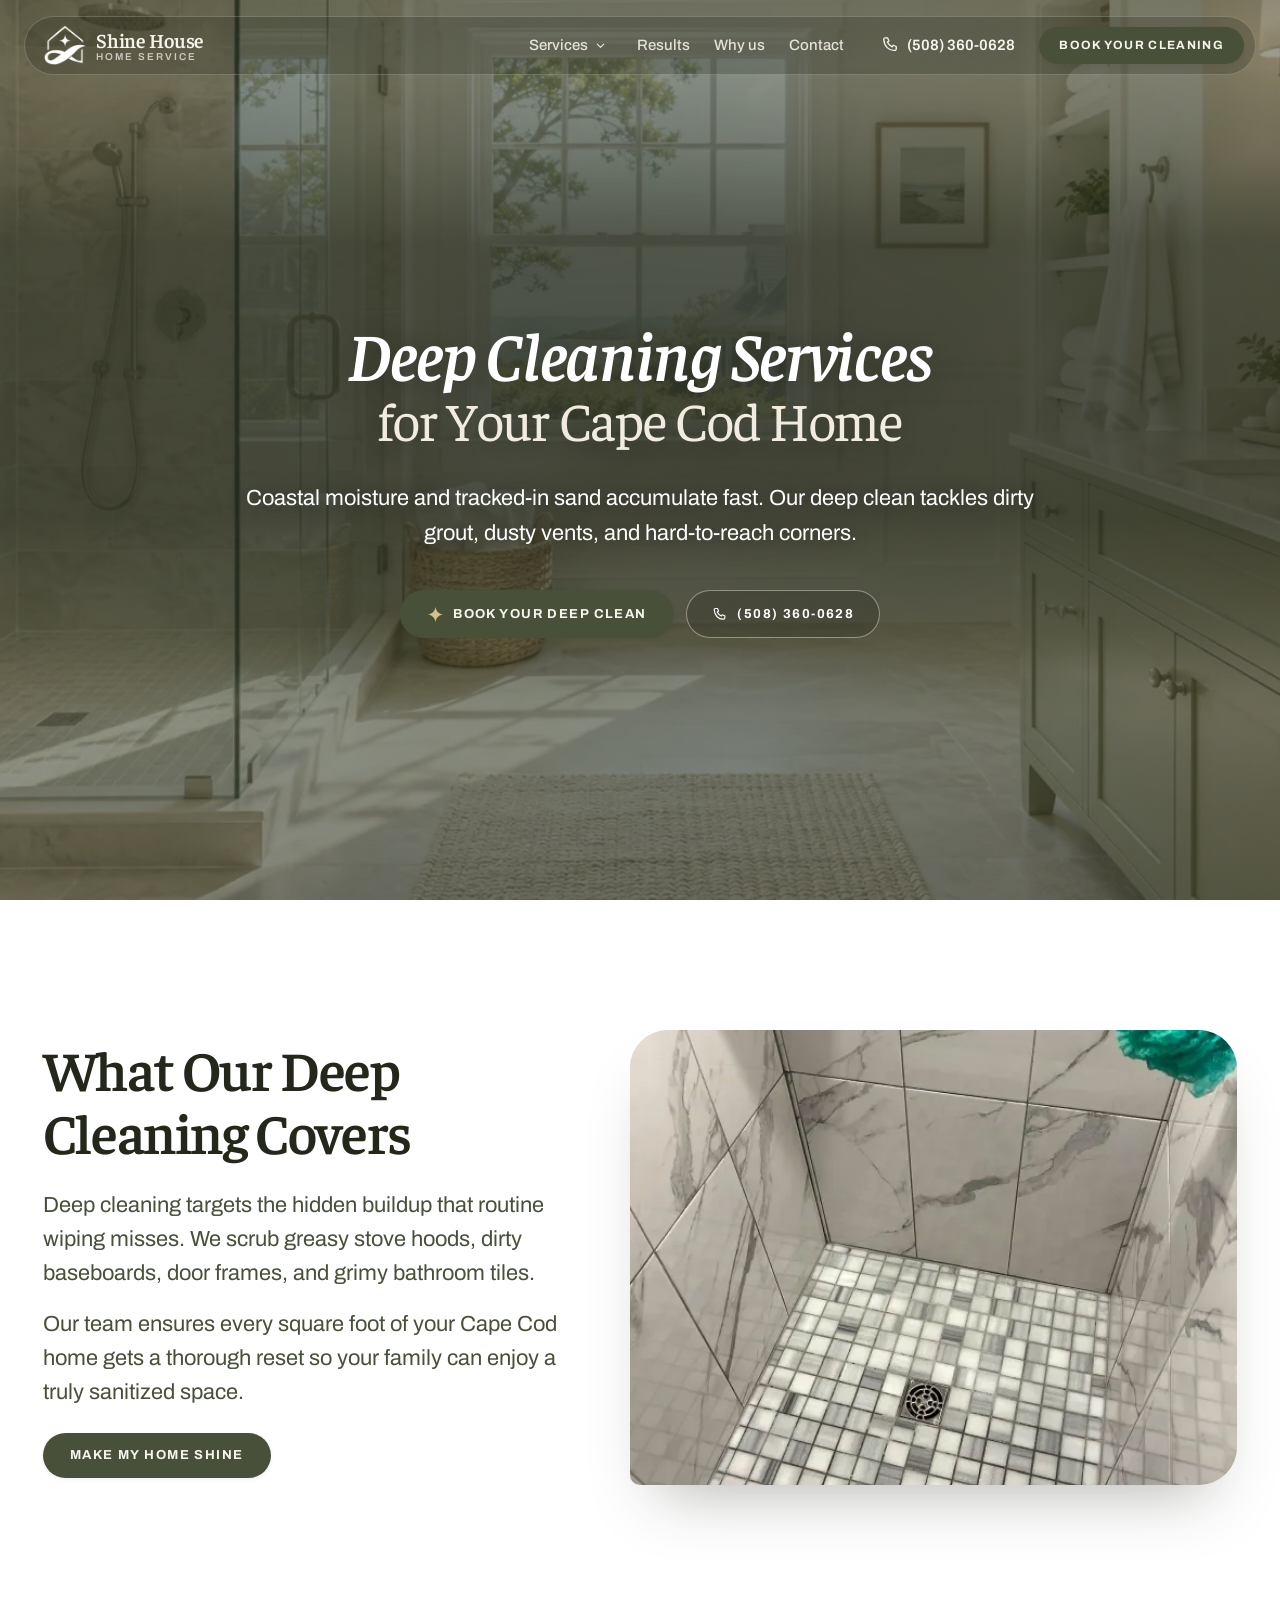
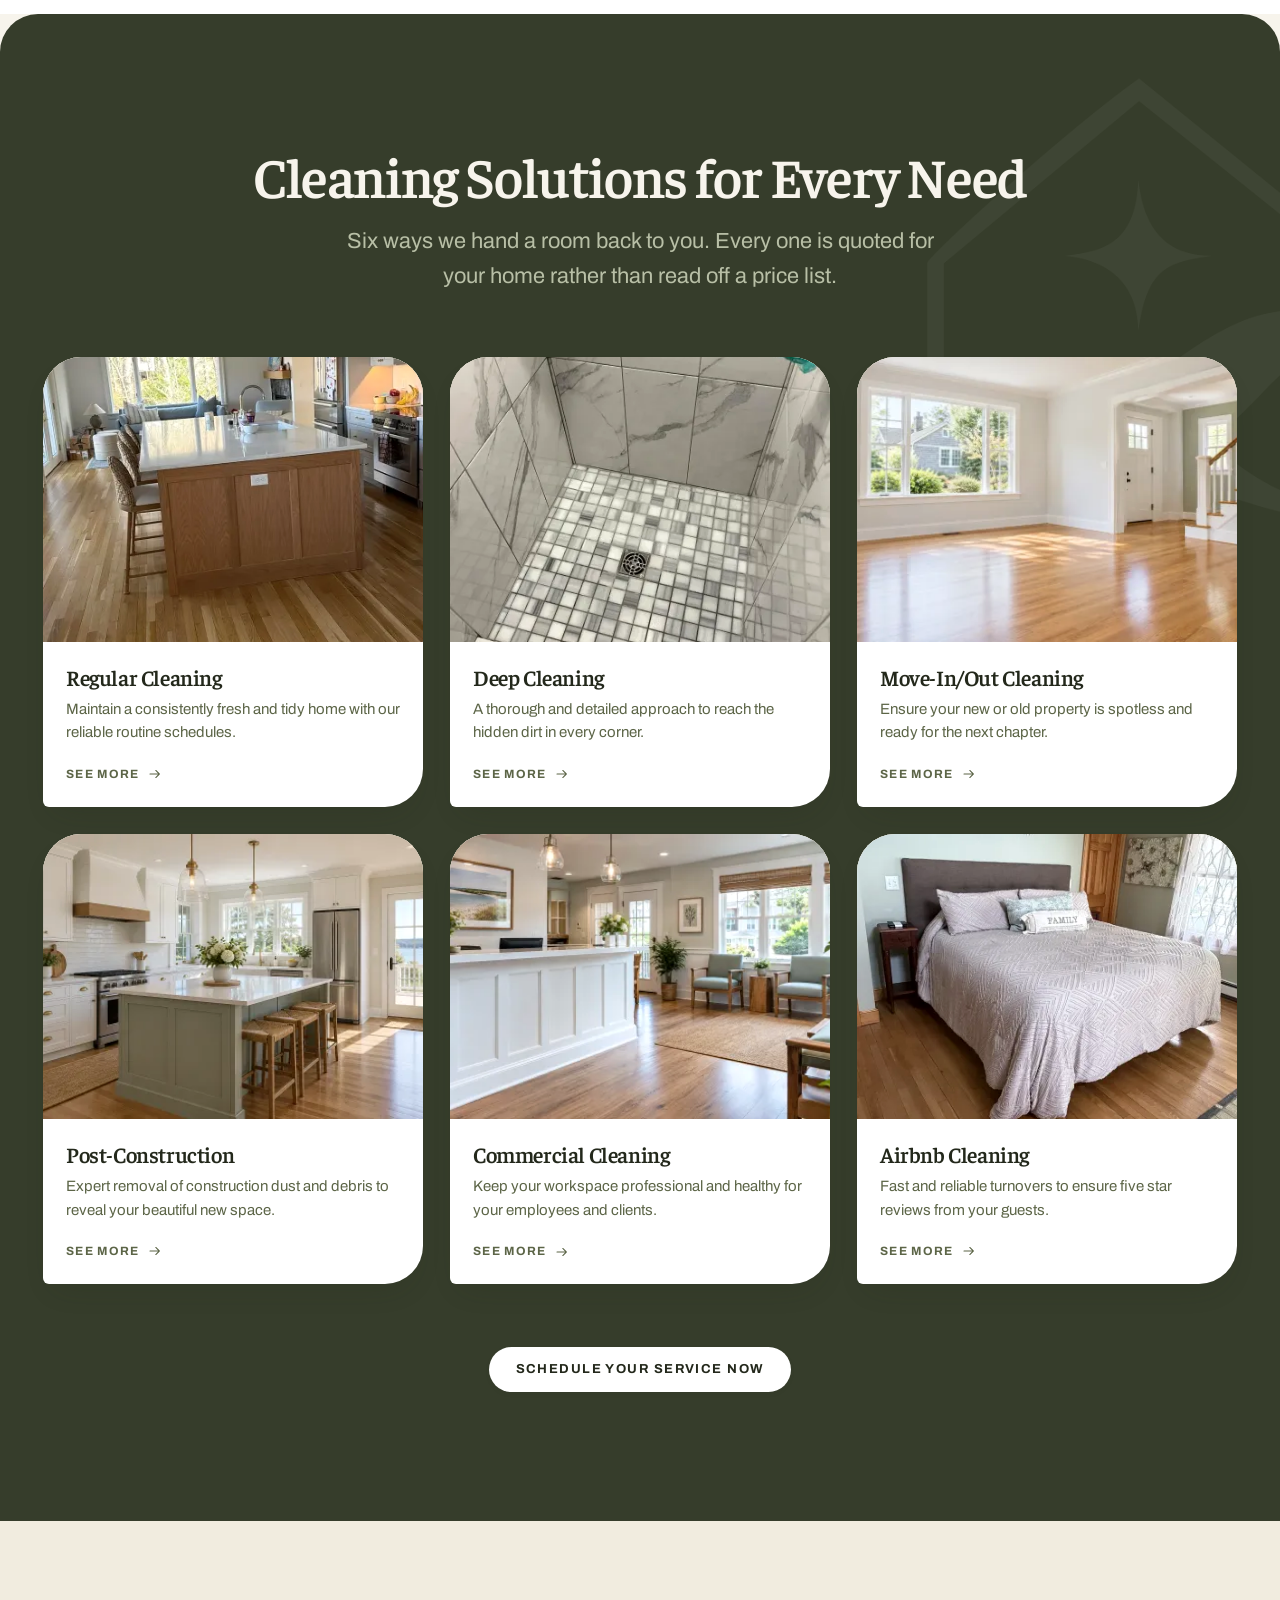
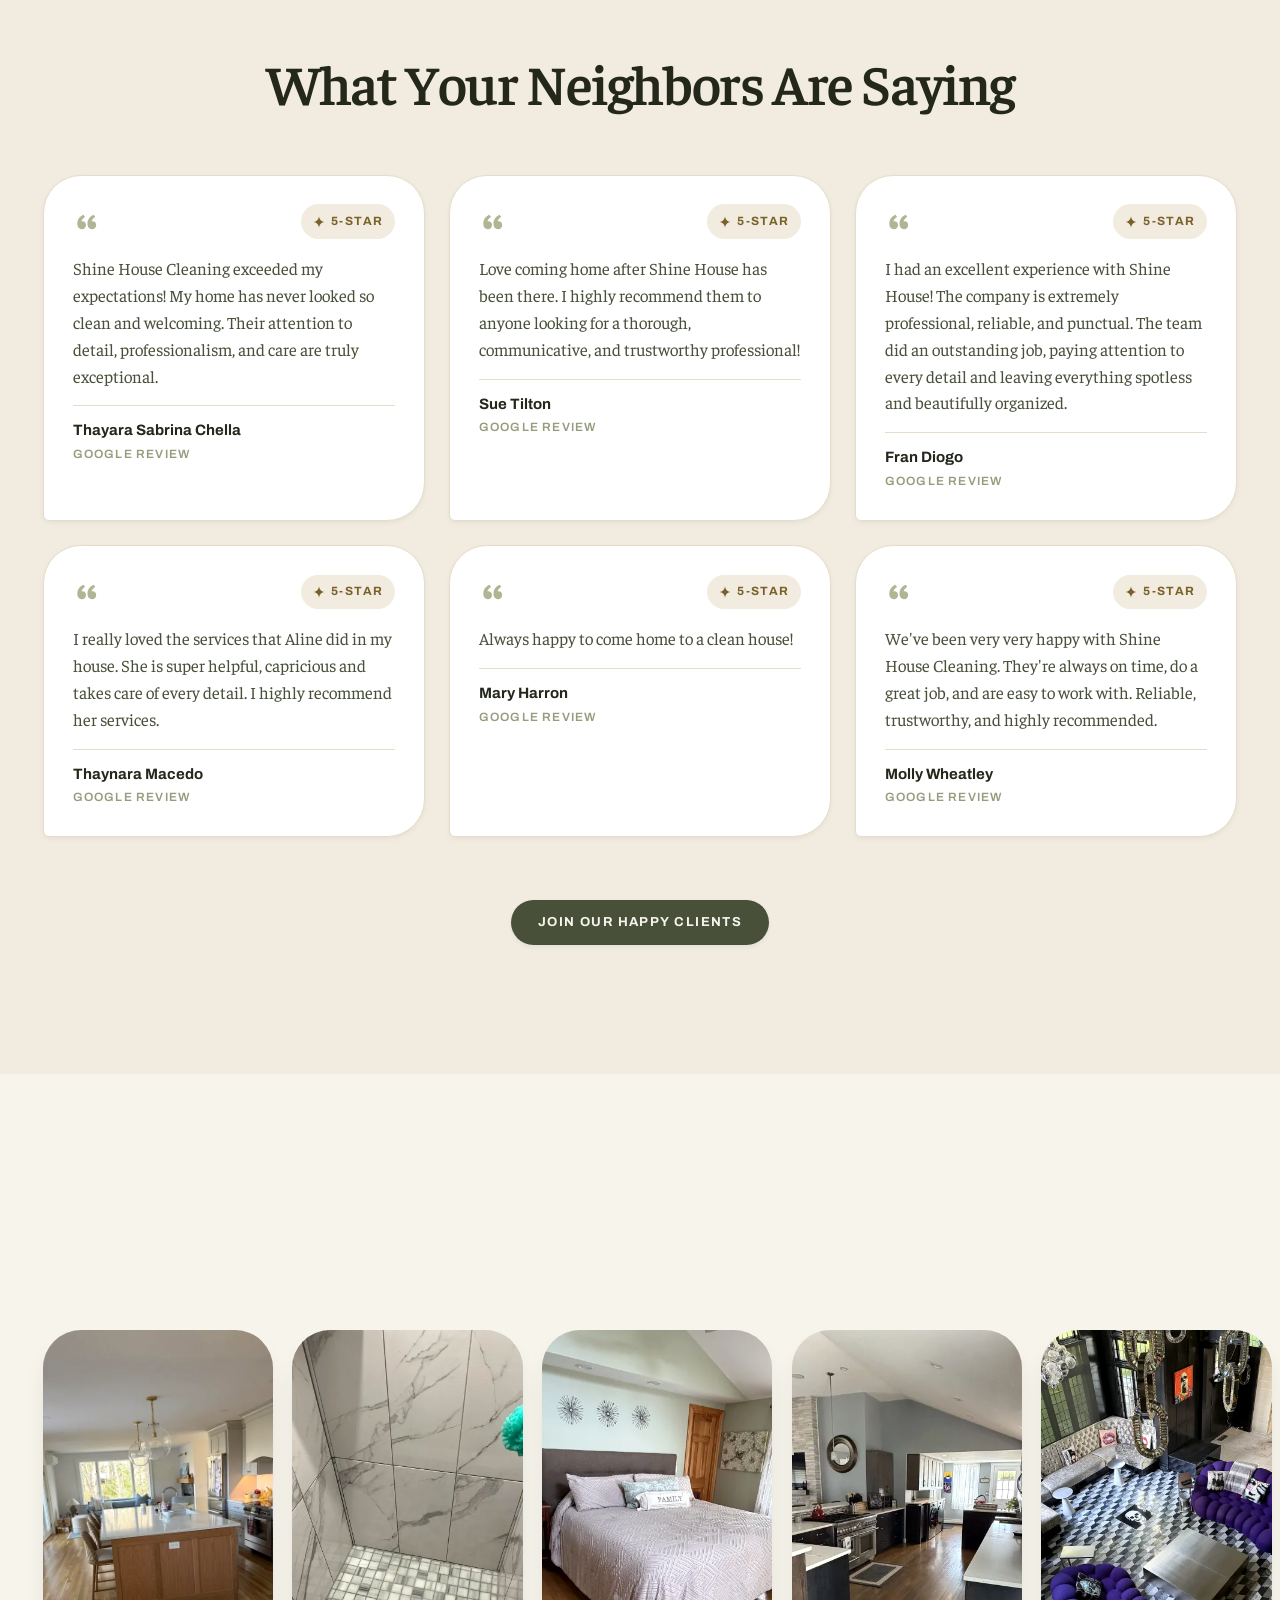
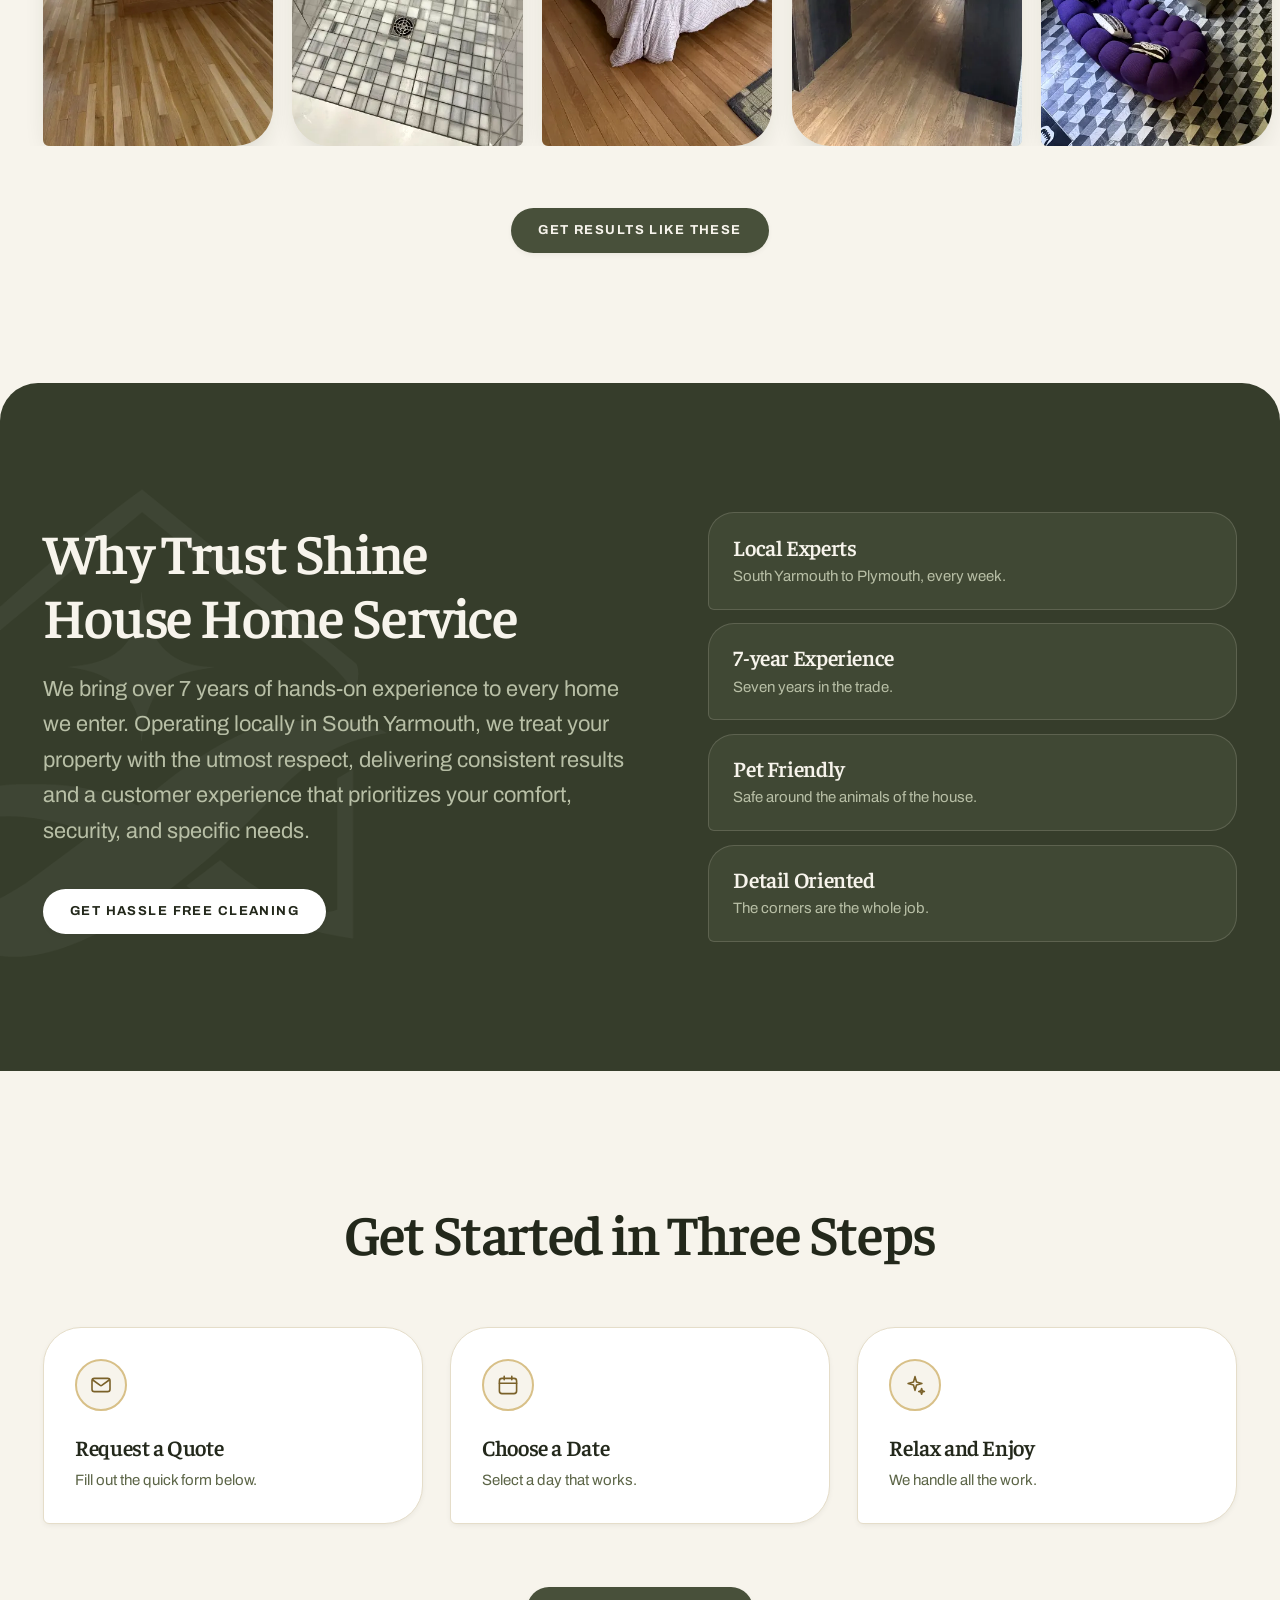
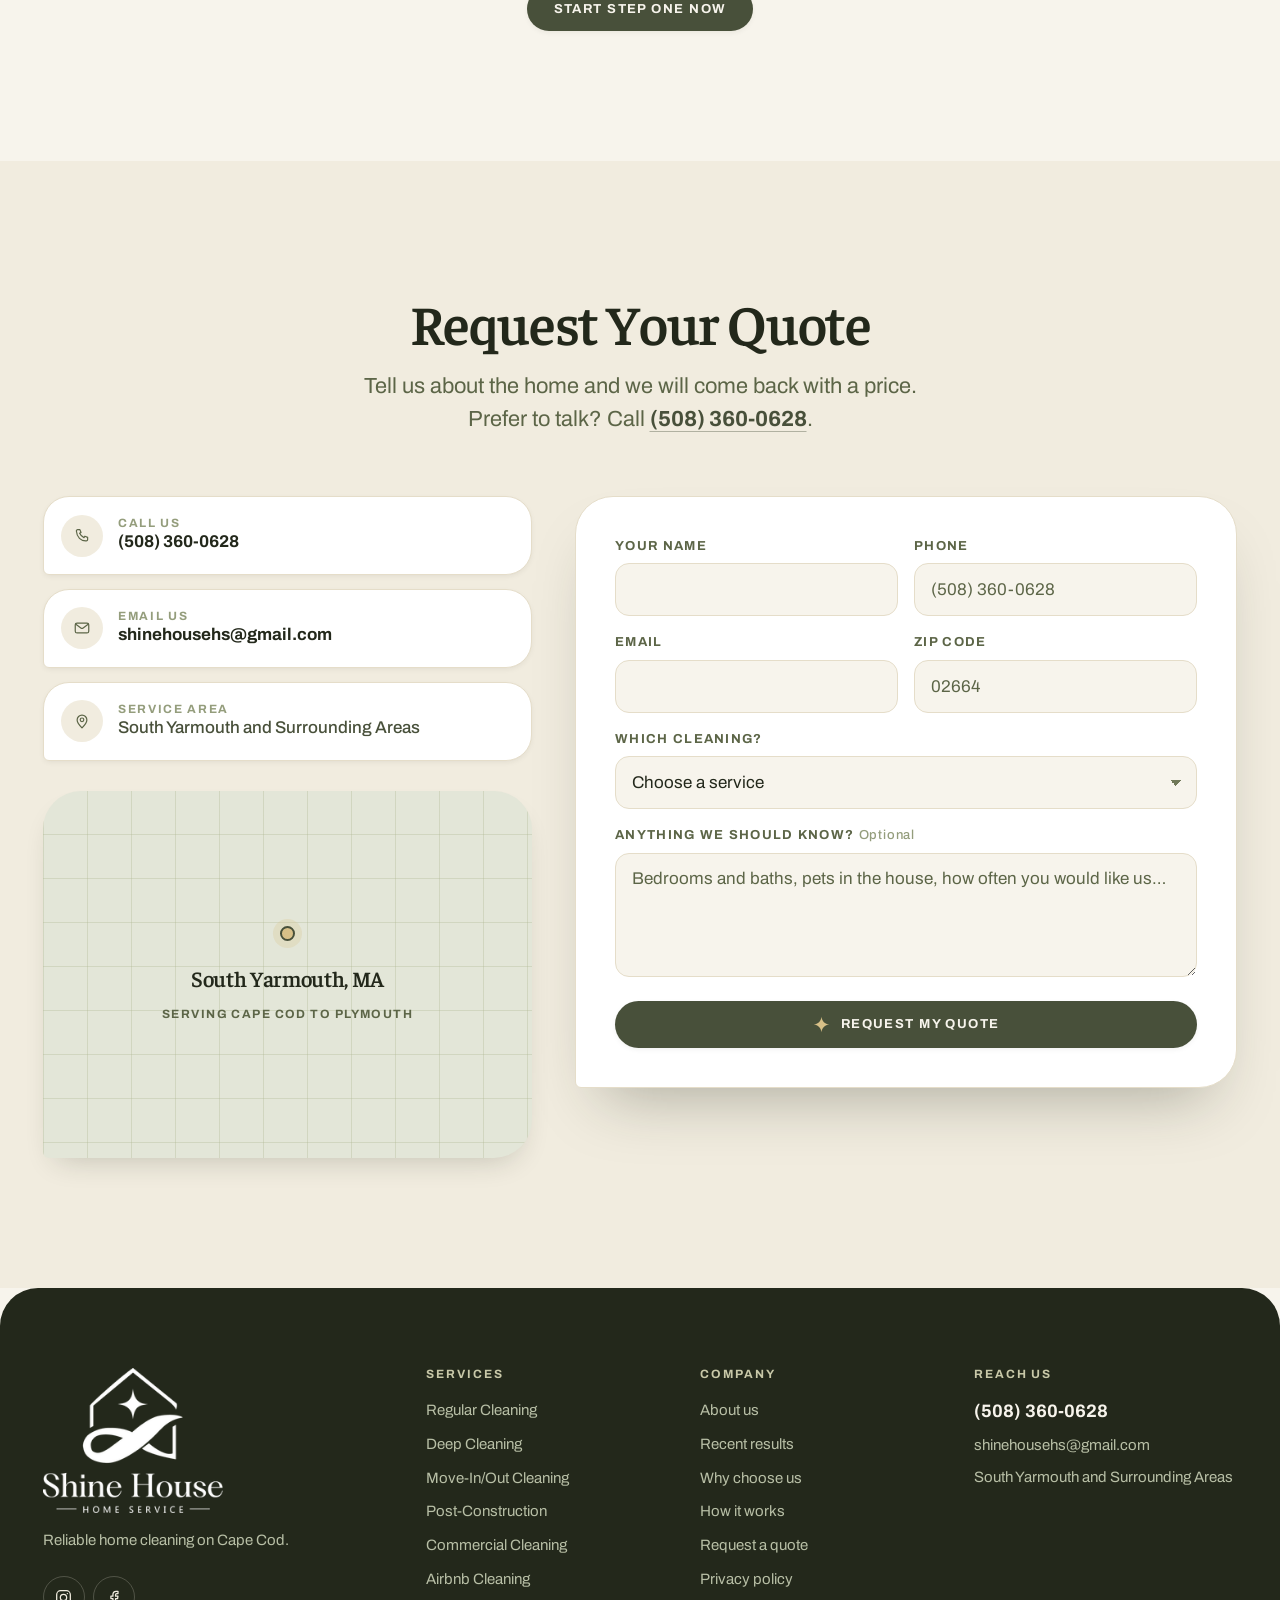
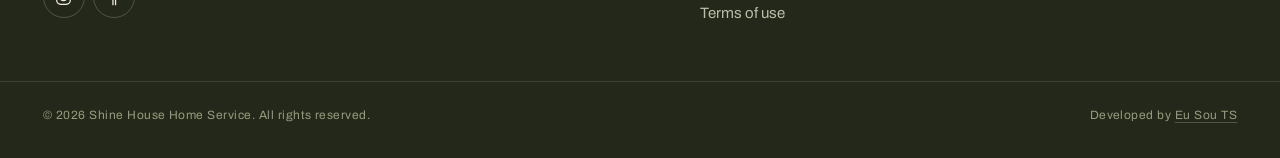
<file: deep-cleaning/index.html>
<!DOCTYPE html><html lang="en-US"><head><meta charset="utf-8"><meta name="viewport" content="width=device-width, initial-scale=1"><title>Deep Cleaning Services in Cape Cod | Shine House Home Service</title><meta name="description" content="Deep cleaning services for Cape Cod homes. We tackle dirty grout, dusty vents, hard-to-reach corners and hidden buildup caused by coastal moisture and tracked-in sand."><meta name="author" content="Shine House Home Service"><meta name="robots" content="index,follow,max-image-preview:large,max-snippet:-1,max-video-preview:-1"><meta name="googlebot" content="index,follow,max-image-preview:large,max-snippet:-1,max-video-preview:-1"><link rel="canonical" href="https://shinehousehome.com/deep-cleaning/"><link rel="alternate" hreflang="en-US" href="https://shinehousehome.com/deep-cleaning/"><link rel="alternate" hreflang="x-default" href="https://shinehousehome.com/deep-cleaning/"><link rel="sitemap" type="application/xml" href="/sitemap.xml"><link rel="icon" type="image/png" sizes="32x32" href="../favicon-32.png"><link rel="apple-touch-icon" sizes="180x180" href="../favicon-180.png"><link rel="manifest" href="/site.webmanifest"><meta name="theme-color" content="#363D2B"><meta name="color-scheme" content="light"><meta property="og:type" content="website"><meta property="og:site_name" content="Shine House Home Service"><meta property="og:title" content="Deep Cleaning Services in Cape Cod | Shine House Home Service"><meta property="og:description" content="Deep cleaning services for Cape Cod homes. We tackle dirty grout, dusty vents, hard-to-reach corners and hidden buildup caused by coastal moisture and tracked-in sand."><meta property="og:url" content="https://shinehousehome.com/deep-cleaning/"><meta property="og:locale" content="en_US"><meta property="og:image" content="https://shinehousehome.com/assets/hero-deep-cleaning-v2.webp"><meta property="og:image:secure_url" content="https://shinehousehome.com/assets/hero-deep-cleaning-v2.webp"><meta property="og:image:type" content="image/webp"><meta property="og:image:width" content="1672"><meta property="og:image:height" content="941"><meta property="og:image:alt" content="Illustrative view of a spotless bathroom with a glass shower, pale tile and clean vanity."><meta name="twitter:card" content="summary_large_image"><meta name="twitter:title" content="Deep Cleaning Services in Cape Cod | Shine House Home Service"><meta name="twitter:description" content="Deep cleaning services for Cape Cod homes. We tackle dirty grout, dusty vents, hard-to-reach corners and hidden buildup caused by coastal moisture and tracked-in sand."><meta name="twitter:image" content="https://shinehousehome.com/assets/hero-deep-cleaning-v2.webp"><meta name="twitter:image:alt" content="Illustrative view of a spotless bathroom with a glass shower, pale tile and clean vanity."><script type="application/ld+json">{"@context":"https://schema.org","@graph":[{"@type":["LocalBusiness","HomeAndConstructionBusiness"],"@id":"https://shinehousehome.com/#business","name":"Shine House Home Service","alternateName":"Shine House","description":"Reliable home cleaning on Cape Cod.","url":"https://shinehousehome.com/","telephone":"(508) 360-0628","email":"shinehousehs@gmail.com","founder":{"@type":"Person","name":"Aline de Oliveira do Carmo"},"image":"https://shinehousehome.com/assets/hero-deep-cleaning-v2.webp","logo":"https://shinehousehome.com/assets/mark-olive.png","address":{"@type":"PostalAddress","streetAddress":"22 Winding Brook Rd","addressLocality":"South Yarmouth","addressRegion":"MA","postalCode":"02664","addressCountry":"US"},"areaServed":[{"@type":"City","name":"South Yarmouth, MA"},{"@type":"City","name":"Yarmouth Port, MA"},{"@type":"City","name":"Hyannis, MA"},{"@type":"City","name":"Barnstable, MA"},{"@type":"City","name":"Dennis, MA"},{"@type":"City","name":"Harwich, MA"},{"@type":"City","name":"Chatham, MA"},{"@type":"City","name":"Brewster, MA"},{"@type":"City","name":"Orleans, MA"},{"@type":"City","name":"Eastham, MA"},{"@type":"City","name":"Sandwich, MA"},{"@type":"City","name":"Mashpee, MA"},{"@type":"City","name":"Falmouth, MA"},{"@type":"City","name":"Bourne, MA"},{"@type":"City","name":"Plymouth, MA"}],"sameAs":["https://www.instagram.com/shinehouseservice/","https://www.facebook.com/shinehousehs/"],"contactPoint":{"@type":"ContactPoint","telephone":"(508) 360-0628","email":"shinehousehs@gmail.com","contactType":"customer service","areaServed":"US-MA","availableLanguage":"English"},"hasOfferCatalog":{"@type":"OfferCatalog","name":"Cleaning services","itemListElement":[{"@type":"Offer","itemOffered":{"@type":"Service","name":"Regular Cleaning","url":"https://shinehousehome.com/regular-cleaning/"}},{"@type":"Offer","itemOffered":{"@type":"Service","name":"Deep Cleaning","url":"https://shinehousehome.com/deep-cleaning/"}},{"@type":"Offer","itemOffered":{"@type":"Service","name":"Move-In/Out Cleaning","url":"https://shinehousehome.com/move-in-out-cleaning/"}},{"@type":"Offer","itemOffered":{"@type":"Service","name":"Post-Construction","url":"https://shinehousehome.com/post-construction-cleaning/"}},{"@type":"Offer","itemOffered":{"@type":"Service","name":"Commercial Cleaning","url":"https://shinehousehome.com/commercial-cleaning/"}},{"@type":"Offer","itemOffered":{"@type":"Service","name":"Airbnb Cleaning","url":"https://shinehousehome.com/airbnb-cleaning/"}}]}},{"@type":"WebSite","@id":"https://shinehousehome.com/#website","url":"https://shinehousehome.com/","name":"Shine House Home Service","inLanguage":"en-US","publisher":{"@id":"https://shinehousehome.com/#business"}},{"@type":"WebPage","@id":"https://shinehousehome.com/deep-cleaning/#webpage","url":"https://shinehousehome.com/deep-cleaning/","name":"Deep Cleaning Services in Cape Cod | Shine House Home Service","description":"Deep cleaning services for Cape Cod homes. We tackle dirty grout, dusty vents, hard-to-reach corners and hidden buildup caused by coastal moisture and tracked-in sand.","inLanguage":"en-US","isPartOf":{"@id":"https://shinehousehome.com/#website"},"about":{"@id":"https://shinehousehome.com/#business"},"primaryImageOfPage":{"@type":"ImageObject","url":"https://shinehousehome.com/assets/hero-deep-cleaning-v2.webp","caption":"Illustrative view of a spotless bathroom with a glass shower, pale tile and clean vanity."},"mainEntity":{"@id":"https://shinehousehome.com/deep-cleaning/#service"}},{"@type":"Service","@id":"https://shinehousehome.com/deep-cleaning/#service","name":"Deep Cleaning","description":"Deep cleaning services for Cape Cod homes. We tackle dirty grout, dusty vents, hard-to-reach corners and hidden buildup caused by coastal moisture and tracked-in sand.","url":"https://shinehousehome.com/deep-cleaning/","image":"https://shinehousehome.com/assets/hero-deep-cleaning-v2.webp","provider":{"@id":"https://shinehousehome.com/#business"},"areaServed":[{"@type":"City","name":"South Yarmouth, MA"},{"@type":"City","name":"Yarmouth Port, MA"},{"@type":"City","name":"Hyannis, MA"},{"@type":"City","name":"Barnstable, MA"},{"@type":"City","name":"Dennis, MA"},{"@type":"City","name":"Harwich, MA"},{"@type":"City","name":"Chatham, MA"},{"@type":"City","name":"Brewster, MA"},{"@type":"City","name":"Orleans, MA"},{"@type":"City","name":"Eastham, MA"},{"@type":"City","name":"Sandwich, MA"},{"@type":"City","name":"Mashpee, MA"},{"@type":"City","name":"Falmouth, MA"},{"@type":"City","name":"Bourne, MA"},{"@type":"City","name":"Plymouth, MA"}],"serviceType":"Deep Cleaning"},{"@type":"BreadcrumbList","@id":"https://shinehousehome.com/deep-cleaning/#breadcrumb","itemListElement":[{"@type":"ListItem","position":1,"name":"Home","item":"https://shinehousehome.com/"},{"@type":"ListItem","position":2,"name":"Deep Cleaning","item":"https://shinehousehome.com/deep-cleaning/"}]}]}</script><link rel="stylesheet" href="../css/styles.css"></head><body class="no-js"><script>document.body.classList.remove('no-js');</script><a class="skip-link" href="#main">Skip to content</a><header class="nav" data-nav><a class="nav__brand" href="#top" aria-label="Shine House Home Service, home"><span class="nav__mark"><img src="../assets/mark-white.webp" srcset="../assets/mark-white-96.webp 96w" alt loading="eager" decoding="async" width="573" height="538" class="nav__mark-img nav__mark-img--light"><img src="../assets/mark-olive-77.webp" srcset="../assets/mark-olive.webp 96w" alt loading="eager" decoding="async" width="573" height="538" class="nav__mark-img nav__mark-img--dark"></span><span class="nav__word"><span class="nav__word-1">Shine House</span><span class="nav__word-2 label">Home Service</span></span></a><nav class="nav__links" aria-label="Primary"><div class="drop" data-drop><button class="drop__trigger" type="button" aria-expanded="false" aria-controls="services-menu" data-drop-trigger>Services<span class="drop__chev" aria-hidden="true"><svg viewBox="0 0 24 24" width="13" height="13" fill="none" stroke="currentColor" stroke-width="2.2" stroke-linecap="round" stroke-linejoin="round"><path d="m6 9.5 6 6 6-6"></path></svg></span></button><div class="drop__menu" id="services-menu" data-drop-menu hidden><ul role="list"><li><a href="/regular-cleaning/"><span class="drop__name">Regular Cleaning</span><svg width="15" height="15" viewBox="0 0 24 24" fill="none" stroke="currentColor" stroke-width="1.6" stroke-linecap="round" stroke-linejoin="round" aria-hidden="true" focusable="false"><path d="M4.5 12h14m0 0-5.3-5.3M18.5 12l-5.3 5.3"></path></svg></a></li><li><a href="/deep-cleaning/"><span class="drop__name">Deep Cleaning</span><svg width="15" height="15" viewBox="0 0 24 24" fill="none" stroke="currentColor" stroke-width="1.6" stroke-linecap="round" stroke-linejoin="round" aria-hidden="true" focusable="false"><path d="M4.5 12h14m0 0-5.3-5.3M18.5 12l-5.3 5.3"></path></svg></a></li><li><a href="/move-in-out-cleaning/"><span class="drop__name">Move-In/Out Cleaning</span><svg width="15" height="15" viewBox="0 0 24 24" fill="none" stroke="currentColor" stroke-width="1.6" stroke-linecap="round" stroke-linejoin="round" aria-hidden="true" focusable="false"><path d="M4.5 12h14m0 0-5.3-5.3M18.5 12l-5.3 5.3"></path></svg></a></li><li><a href="/post-construction-cleaning/"><span class="drop__name">Post-Construction</span><svg width="15" height="15" viewBox="0 0 24 24" fill="none" stroke="currentColor" stroke-width="1.6" stroke-linecap="round" stroke-linejoin="round" aria-hidden="true" focusable="false"><path d="M4.5 12h14m0 0-5.3-5.3M18.5 12l-5.3 5.3"></path></svg></a></li><li><a href="/commercial-cleaning/"><span class="drop__name">Commercial Cleaning</span><svg width="15" height="15" viewBox="0 0 24 24" fill="none" stroke="currentColor" stroke-width="1.6" stroke-linecap="round" stroke-linejoin="round" aria-hidden="true" focusable="false"><path d="M4.5 12h14m0 0-5.3-5.3M18.5 12l-5.3 5.3"></path></svg></a></li><li><a href="/airbnb-cleaning/"><span class="drop__name">Airbnb Cleaning</span><svg width="15" height="15" viewBox="0 0 24 24" fill="none" stroke="currentColor" stroke-width="1.6" stroke-linecap="round" stroke-linejoin="round" aria-hidden="true" focusable="false"><path d="M4.5 12h14m0 0-5.3-5.3M18.5 12l-5.3 5.3"></path></svg></a></li></ul></div></div><a class="nav__link" href="#work">Results</a><a class="nav__link" href="#why">Why us</a><a class="nav__link" href="#quote">Contact</a></nav><div class="nav__actions"><a class="nav__phone" href="tel:+15083600628"><svg width="20" height="20" viewBox="0 0 24 24" fill="none" stroke="currentColor" stroke-width="1.6" stroke-linecap="round" stroke-linejoin="round" aria-hidden="true" focusable="false"><path d="M6.2 3.5h3l1.5 3.7-1.9 1.2a12.4 12.4 0 0 0 5.8 5.8l1.2-1.9 3.7 1.5v3a1.7 1.7 0 0 1-1.9 1.7C10.4 18.9 5.1 13.6 4.5 5.4a1.7 1.7 0 0 1 1.7-1.9Z"></path></svg><span class="tnum">(508) 360-0628</span></a><a class="btn btn--primary btn--md nav__cta" href="#quote" data-service="deep-cleaning"><span class="btn__label">Book your cleaning</span></a><button class="nav__toggle" type="button" aria-expanded="false" aria-controls="nav-panel" data-nav-toggle><span class="visually-hidden">Menu</span><span class="nav__toggle-open"><svg width="22" height="22" viewBox="0 0 24 24" fill="none" stroke="currentColor" stroke-width="1.6" stroke-linecap="round" stroke-linejoin="round" aria-hidden="true" focusable="false"><path d="M4 7.5h16M4 16.5h16"></path></svg></span><span class="nav__toggle-close"><svg width="22" height="22" viewBox="0 0 24 24" fill="none" stroke="currentColor" stroke-width="1.6" stroke-linecap="round" stroke-linejoin="round" aria-hidden="true" focusable="false"><path d="M6.3 6.3l11.4 11.4M17.7 6.3 6.3 17.7"></path></svg></span></button></div></header><div class="panel" id="nav-panel" data-nav-panel hidden><nav class="panel__links" aria-label="Primary, mobile"><div class="panel__group" data-panel-group><button class="panel__row panel__row--trigger" type="button" aria-expanded="false" aria-controls="panel-services" data-panel-trigger>Services<span class="panel__chev" aria-hidden="true"><svg viewBox="0 0 24 24" width="18" height="18" fill="none" stroke="currentColor" stroke-width="2" stroke-linecap="round" stroke-linejoin="round"><path d="m6 9.5 6 6 6-6"></path></svg></span></button><ul class="panel__sub" id="panel-services" role="list" hidden><li><a href="/regular-cleaning/">Regular Cleaning</a></li><li><a href="/deep-cleaning/">Deep Cleaning</a></li><li><a href="/move-in-out-cleaning/">Move-In/Out Cleaning</a></li><li><a href="/post-construction-cleaning/">Post-Construction</a></li><li><a href="/commercial-cleaning/">Commercial Cleaning</a></li><li><a href="/airbnb-cleaning/">Airbnb Cleaning</a></li></ul></div><a class="panel__row" href="#work">Results<svg width="18" height="18" viewBox="0 0 24 24" fill="none" stroke="currentColor" stroke-width="1.6" stroke-linecap="round" stroke-linejoin="round" aria-hidden="true" focusable="false"><path d="M4.5 12h14m0 0-5.3-5.3M18.5 12l-5.3 5.3"></path></svg></a><a class="panel__row" href="#why">Why us<svg width="18" height="18" viewBox="0 0 24 24" fill="none" stroke="currentColor" stroke-width="1.6" stroke-linecap="round" stroke-linejoin="round" aria-hidden="true" focusable="false"><path d="M4.5 12h14m0 0-5.3-5.3M18.5 12l-5.3 5.3"></path></svg></a><a class="panel__row" href="#quote">Contact<svg width="18" height="18" viewBox="0 0 24 24" fill="none" stroke="currentColor" stroke-width="1.6" stroke-linecap="round" stroke-linejoin="round" aria-hidden="true" focusable="false"><path d="M4.5 12h14m0 0-5.3-5.3M18.5 12l-5.3 5.3"></path></svg></a></nav><div class="panel__foot"><a class="panel__phone" href="tel:+15083600628"><svg width="18" height="18" viewBox="0 0 24 24" fill="none" stroke="currentColor" stroke-width="1.6" stroke-linecap="round" stroke-linejoin="round" aria-hidden="true" focusable="false"><path d="M6.2 3.5h3l1.5 3.7-1.9 1.2a12.4 12.4 0 0 0 5.8 5.8l1.2-1.9 3.7 1.5v3a1.7 1.7 0 0 1-1.9 1.7C10.4 18.9 5.1 13.6 4.5 5.4a1.7 1.7 0 0 1 1.7-1.9Z"></path></svg><span class="tnum">(508) 360-0628</span></a><a class="btn btn--primary btn--lg panel__cta" href="#quote" data-service="deep-cleaning"><span class="btn__label">Book your cleaning</span></a></div></div><main id="main"><section class="hero" id="top"><div class="hero__media" data-hero-media><img src="../assets/hero-deep-cleaning-v2-1672.webp" srcset="../assets/hero-deep-cleaning-v2-900.webp 900w, ../assets/hero-deep-cleaning-v2-1400.webp 1400w, ../assets/hero-deep-cleaning-v2-1672.webp 1672w" alt="Illustrative view of a spotless bathroom with a glass shower, pale tile and clean vanity." sizes="100vw" loading="eager" fetchpriority="high" style="--hero-position:50% 52%" data-hero-img="true" decoding="async" width="1672" height="941" class="hero__img"><div class="hero__scrim" aria-hidden="true"></div></div><div class="hero__stack"><h1 class="hero__title"><em class="hero__title-main">Deep Cleaning Services</em><span class="hero__title-sub">for Your Cape Cod Home</span></h1><p class="hero__lead">Coastal moisture and tracked-in sand accumulate fast. Our deep clean tackles dirty grout, dusty vents, and hard-to-reach corners.</p><div class="hero__actions"><a class="btn btn--primary btn--lg" href="#quote" data-service="deep-cleaning"><span class="btn__mark"><svg width="17" height="17" viewBox="0 0 24 24" fill="currentColor" stroke="none" stroke-width="1.6" stroke-linecap="round" stroke-linejoin="round" aria-hidden="true" focusable="false"><path d="M12 1c.62 6.2 4.8 10.38 11 11-6.2.62-10.38 4.8-11 11-.62-6.2-4.8-10.38-11-11 6.2-.62 10.38-4.8 11-11Z"></path></svg></span><span class="btn__label">Book your deep clean</span></a><a class="hero__call" href="tel:+15083600628"><svg width="17" height="17" viewBox="0 0 24 24" fill="none" stroke="currentColor" stroke-width="1.6" stroke-linecap="round" stroke-linejoin="round" aria-hidden="true" focusable="false"><path d="M6.2 3.5h3l1.5 3.7-1.9 1.2a12.4 12.4 0 0 0 5.8 5.8l1.2-1.9 3.7 1.5v3a1.7 1.7 0 0 1-1.9 1.7C10.4 18.9 5.1 13.6 4.5 5.4a1.7 1.7 0 0 1 1.7-1.9Z"></path></svg><span class="tnum">(508) 360-0628</span></a></div></div></section><section class="regular-about section" id="about"><div class="wrap regular-about__grid"><div class="regular-about__text"><h2 class="regular-about__title" data-rise>What Our Deep Cleaning Covers</h2><div class="regular-about__body" data-rise style="--rise-delay:90ms"><p>Deep cleaning targets the hidden buildup that routine wiping misses. We scrub greasy stove hoods, dirty baseboards, door frames, and grimy bathroom tiles.</p><p>Our team ensures every square foot of your Cape Cod home gets a thorough reset so your family can enjoy a truly sanitized space.</p></div><div class="regular-about__cta" data-rise style="--rise-delay:180ms"><a class="btn btn--primary btn--lg" href="#quote" data-service="deep-cleaning"><span class="btn__label">Make my home shine</span></a></div></div><figure class="regular-about__plate" data-rise style="--rise-delay:120ms; --rise-y:26px"><img src="../assets/gallery-shower-detail-1200.webp" srcset="../assets/gallery-shower-detail-560.webp 560w, ../assets/gallery-shower-detail-900.webp 900w, ../assets/gallery-shower-detail-1200.webp 1200w" alt="A tiled shower with clean marble-look walls, mosaic floor and drain." sizes="(max-width: 900px) 92vw, 42vw" loading="lazy" decoding="async" width="1200" height="1600" class="regular-about__img"></figure></div></section><section class="services section band-poche" id="services"><div class="mark mark--right" style="--mark-size:clamp(18rem, 14rem + 22vw, 34rem); --mark-opacity:0.045; --mark-top:20%;" aria-hidden="true"><img src="../assets/mark-white.webp" srcset="../assets/mark-white-420.webp 420w, ../assets/mark-white.webp 573w" alt sizes="34rem" loading="lazy" decoding="async" width="573" height="538" class="mark__img"></div><div class="wrap"><header class="services__head"><h2 data-rise>Cleaning Solutions for Every Need</h2><p class="services__note" data-rise style="--rise-delay:80ms">Six ways we hand a room back to you. Every one is quoted for your home rather than read off a price list.</p></header><ul class="services__grid" role="list"><li class="card" data-rise style="--rise-delay:60ms"><a class="card__link" href="/regular-cleaning/"><div class="card__media"><img src="../assets/service-regular-900.webp" srcset="../assets/service-regular-420.webp 420w, ../assets/service-regular.webp 700w, ../assets/service-regular-900.webp 900w" alt="A clean residential kitchen with appliances, counters and floors in order." sizes="(max-width: 700px) 92vw, (max-width: 1080px) 44vw, 30vw" style="--image-position:48% 58%" loading="lazy" decoding="async" width="900" height="1600" class="card__img"></div><div class="card__body"><h3 class="card__title">Regular Cleaning</h3><p class="card__text">Maintain a consistently fresh and tidy home with our reliable routine schedules.</p><span class="card__action">See more <svg width="16" height="16" viewBox="0 0 24 24" fill="none" stroke="currentColor" stroke-width="1.6" stroke-linecap="round" stroke-linejoin="round" aria-hidden="true" focusable="false"><path d="M4.5 12h14m0 0-5.3-5.3M18.5 12l-5.3 5.3"></path></svg></span></div></a></li><li class="card" data-rise style="--rise-delay:130ms"><a class="card__link" href="/deep-cleaning/"><div class="card__media"><img src="../assets/service-deep-103.webp" srcset="../assets/service-deep.webp 420w, ../assets/service-deep-700.webp 700w, ../assets/service-deep-1000.webp 1000w" alt="A tiled shower with clean marble-look walls, mosaic floor and drain." sizes="(max-width: 700px) 92vw, (max-width: 1080px) 44vw, 30vw" style="--image-position:50% 70%" loading="lazy" decoding="async" width="1200" height="1600" class="card__img"></div><div class="card__body"><h3 class="card__title">Deep Cleaning</h3><p class="card__text">A thorough and detailed approach to reach the hidden dirt in every corner.</p><span class="card__action">See more <svg width="16" height="16" viewBox="0 0 24 24" fill="none" stroke="currentColor" stroke-width="1.6" stroke-linecap="round" stroke-linejoin="round" aria-hidden="true" focusable="false"><path d="M4.5 12h14m0 0-5.3-5.3M18.5 12l-5.3 5.3"></path></svg></span></div></a></li><li class="card" data-rise style="--rise-delay:200ms"><a class="card__link" href="/move-in-out-cleaning/"><div class="card__media"><img src="../assets/service-move-106.webp" srcset="../assets/service-move-420.webp 420w, ../assets/service-move-700.webp 700w, ../assets/service-move-1000.webp 1000w" alt="A clean empty living room with polished wood floors and daylight through large windows." sizes="(max-width: 700px) 92vw, (max-width: 1080px) 44vw, 30vw" style="--image-position:50% 52%" loading="lazy" decoding="async" width="1511" height="1041" class="card__img"></div><div class="card__body"><h3 class="card__title">Move-In/Out Cleaning</h3><p class="card__text">Ensure your new or old property is spotless and ready for the next chapter.</p><span class="card__action">See more <svg width="16" height="16" viewBox="0 0 24 24" fill="none" stroke="currentColor" stroke-width="1.6" stroke-linecap="round" stroke-linejoin="round" aria-hidden="true" focusable="false"><path d="M4.5 12h14m0 0-5.3-5.3M18.5 12l-5.3 5.3"></path></svg></span></div></a></li><li class="card" data-rise style="--rise-delay:270ms"><a class="card__link" href="/post-construction-cleaning/"><div class="card__media"><img src="../assets/service-construction-96.webp" srcset="../assets/service-construction-420.webp 420w, ../assets/service-construction-700.webp 700w, ../assets/service-construction-1000.webp 1000w" alt="A freshly finished kitchen with a clean island, white cabinetry and polished floors." sizes="(max-width: 700px) 92vw, (max-width: 1080px) 44vw, 30vw" style="--image-position:50% 56%" loading="lazy" decoding="async" width="1536" height="1024" class="card__img"></div><div class="card__body"><h3 class="card__title">Post-Construction</h3><p class="card__text">Expert removal of construction dust and debris to reveal your beautiful new space.</p><span class="card__action">See more <svg width="16" height="16" viewBox="0 0 24 24" fill="none" stroke="currentColor" stroke-width="1.6" stroke-linecap="round" stroke-linejoin="round" aria-hidden="true" focusable="false"><path d="M4.5 12h14m0 0-5.3-5.3M18.5 12l-5.3 5.3"></path></svg></span></div></a></li><li class="card" data-rise style="--rise-delay:340ms"><a class="card__link" href="/commercial-cleaning/"><div class="card__media"><img src="../assets/service-commercial-90.webp" srcset="../assets/service-commercial-420.webp 420w, ../assets/service-commercial.webp 700w, ../assets/service-commercial-1000.webp 1000w" alt="A tidy small office reception area with clean floors, desks and counters." sizes="(max-width: 700px) 92vw, (max-width: 1080px) 44vw, 30vw" style="--image-position:52% 56%" loading="lazy" decoding="async" width="1536" height="1024" class="card__img"></div><div class="card__body"><h3 class="card__title">Commercial Cleaning</h3><p class="card__text">Keep your workspace professional and healthy for your employees and clients.</p><span class="card__action">See more <svg width="16" height="16" viewBox="0 0 24 24" fill="none" stroke="currentColor" stroke-width="1.6" stroke-linecap="round" stroke-linejoin="round" aria-hidden="true" focusable="false"><path d="M4.5 12h14m0 0-5.3-5.3M18.5 12l-5.3 5.3"></path></svg></span></div></a></li><li class="card" data-rise style="--rise-delay:410ms"><a class="card__link" href="/airbnb-cleaning/"><div class="card__media"><img src="../assets/service-airbnb-1350.webp" srcset="../assets/service-airbnb.webp 420w, ../assets/service-airbnb-700.webp 700w, ../assets/service-airbnb-1000.webp 1000w" alt="A guest bedroom made with clean bedding and bedside tables ready for arrival." sizes="(max-width: 700px) 92vw, (max-width: 1080px) 44vw, 30vw" style="--image-position:50% 54%" loading="lazy" decoding="async" width="1350" height="1800" class="card__img"></div><div class="card__body"><h3 class="card__title">Airbnb Cleaning</h3><p class="card__text">Fast and reliable turnovers to ensure five star reviews from your guests.</p><span class="card__action">See more <svg width="16" height="16" viewBox="0 0 24 24" fill="none" stroke="currentColor" stroke-width="1.6" stroke-linecap="round" stroke-linejoin="round" aria-hidden="true" focusable="false"><path d="M4.5 12h14m0 0-5.3-5.3M18.5 12l-5.3 5.3"></path></svg></span></div></a></li></ul><div class="services__cta" data-rise><a class="btn btn--onDark btn--lg" href="#quote"><span class="btn__label">Schedule your service now</span></a></div></div></section><section class="reviews section band-sand" id="reviews"><div class="wrap"><header class="reviews__head"><h2 data-rise>What Your Neighbors Are Saying</h2></header><ul class="reviews__grid" role="list"><li class="review" data-rise style="--rise-delay:60ms"><div class="review__top"><span class="review__mark" aria-hidden="true"><svg width="26" height="26" viewBox="0 0 24 24" fill="currentColor" stroke="none" stroke-width="1.6" stroke-linecap="round" stroke-linejoin="round" aria-hidden="true" focusable="false"><path d="M9.6 5.4c-3.5 1.5-5.6 4.4-5.6 8.2 0 3 1.7 5 4.2 5 2.2 0 3.8-1.6 3.8-3.7 0-2-1.4-3.5-3.3-3.5-.4 0-.8.1-1 .2.4-1.9 1.7-3.4 3.5-4.3l-1.6-1.9Zm9.4 0c-3.5 1.5-5.6 4.4-5.6 8.2 0 3 1.7 5 4.2 5 2.2 0 3.8-1.6 3.8-3.7 0-2-1.4-3.5-3.3-3.5-.4 0-.8.1-1 .2.4-1.9 1.7-3.4 3.5-4.3L19 5.4Z"></path></svg></span><span class="review__rating" aria-label="5-star Google review"><svg width="12" height="12" viewBox="0 0 24 24" fill="currentColor" stroke="none" stroke-width="1.6" stroke-linecap="round" stroke-linejoin="round" aria-hidden="true" focusable="false"><path d="M12 1c.62 6.2 4.8 10.38 11 11-6.2.62-10.38 4.8-11 11-.62-6.2-4.8-10.38-11-11 6.2-.62 10.38-4.8 11-11Z"></path></svg><span>5-star</span></span></div><blockquote class="review__text">Shine House Cleaning exceeded my expectations! My home has never looked so clean and welcoming. Their attention to detail, professionalism, and care are truly exceptional.</blockquote><footer class="review__by"><span class="review__name">Thayara Sabrina Chella</span><span class="review__source">Google review</span></footer></li><li class="review" data-rise style="--rise-delay:140ms"><div class="review__top"><span class="review__mark" aria-hidden="true"><svg width="26" height="26" viewBox="0 0 24 24" fill="currentColor" stroke="none" stroke-width="1.6" stroke-linecap="round" stroke-linejoin="round" aria-hidden="true" focusable="false"><path d="M9.6 5.4c-3.5 1.5-5.6 4.4-5.6 8.2 0 3 1.7 5 4.2 5 2.2 0 3.8-1.6 3.8-3.7 0-2-1.4-3.5-3.3-3.5-.4 0-.8.1-1 .2.4-1.9 1.7-3.4 3.5-4.3l-1.6-1.9Zm9.4 0c-3.5 1.5-5.6 4.4-5.6 8.2 0 3 1.7 5 4.2 5 2.2 0 3.8-1.6 3.8-3.7 0-2-1.4-3.5-3.3-3.5-.4 0-.8.1-1 .2.4-1.9 1.7-3.4 3.5-4.3L19 5.4Z"></path></svg></span><span class="review__rating" aria-label="5-star Google review"><svg width="12" height="12" viewBox="0 0 24 24" fill="currentColor" stroke="none" stroke-width="1.6" stroke-linecap="round" stroke-linejoin="round" aria-hidden="true" focusable="false"><path d="M12 1c.62 6.2 4.8 10.38 11 11-6.2.62-10.38 4.8-11 11-.62-6.2-4.8-10.38-11-11 6.2-.62 10.38-4.8 11-11Z"></path></svg><span>5-star</span></span></div><blockquote class="review__text">Love coming home after Shine House has been there. I highly recommend them to anyone looking for a thorough, communicative, and trustworthy professional!</blockquote><footer class="review__by"><span class="review__name">Sue Tilton</span><span class="review__source">Google review</span></footer></li><li class="review" data-rise style="--rise-delay:220ms"><div class="review__top"><span class="review__mark" aria-hidden="true"><svg width="26" height="26" viewBox="0 0 24 24" fill="currentColor" stroke="none" stroke-width="1.6" stroke-linecap="round" stroke-linejoin="round" aria-hidden="true" focusable="false"><path d="M9.6 5.4c-3.5 1.5-5.6 4.4-5.6 8.2 0 3 1.7 5 4.2 5 2.2 0 3.8-1.6 3.8-3.7 0-2-1.4-3.5-3.3-3.5-.4 0-.8.1-1 .2.4-1.9 1.7-3.4 3.5-4.3l-1.6-1.9Zm9.4 0c-3.5 1.5-5.6 4.4-5.6 8.2 0 3 1.7 5 4.2 5 2.2 0 3.8-1.6 3.8-3.7 0-2-1.4-3.5-3.3-3.5-.4 0-.8.1-1 .2.4-1.9 1.7-3.4 3.5-4.3L19 5.4Z"></path></svg></span><span class="review__rating" aria-label="5-star Google review"><svg width="12" height="12" viewBox="0 0 24 24" fill="currentColor" stroke="none" stroke-width="1.6" stroke-linecap="round" stroke-linejoin="round" aria-hidden="true" focusable="false"><path d="M12 1c.62 6.2 4.8 10.38 11 11-6.2.62-10.38 4.8-11 11-.62-6.2-4.8-10.38-11-11 6.2-.62 10.38-4.8 11-11Z"></path></svg><span>5-star</span></span></div><blockquote class="review__text">I had an excellent experience with Shine House! The company is extremely professional, reliable, and punctual. The team did an outstanding job, paying attention to every detail and leaving everything spotless and beautifully organized.</blockquote><footer class="review__by"><span class="review__name">Fran Diogo</span><span class="review__source">Google review</span></footer></li><li class="review" data-rise style="--rise-delay:300ms"><div class="review__top"><span class="review__mark" aria-hidden="true"><svg width="26" height="26" viewBox="0 0 24 24" fill="currentColor" stroke="none" stroke-width="1.6" stroke-linecap="round" stroke-linejoin="round" aria-hidden="true" focusable="false"><path d="M9.6 5.4c-3.5 1.5-5.6 4.4-5.6 8.2 0 3 1.7 5 4.2 5 2.2 0 3.8-1.6 3.8-3.7 0-2-1.4-3.5-3.3-3.5-.4 0-.8.1-1 .2.4-1.9 1.7-3.4 3.5-4.3l-1.6-1.9Zm9.4 0c-3.5 1.5-5.6 4.4-5.6 8.2 0 3 1.7 5 4.2 5 2.2 0 3.8-1.6 3.8-3.7 0-2-1.4-3.5-3.3-3.5-.4 0-.8.1-1 .2.4-1.9 1.7-3.4 3.5-4.3L19 5.4Z"></path></svg></span><span class="review__rating" aria-label="5-star Google review"><svg width="12" height="12" viewBox="0 0 24 24" fill="currentColor" stroke="none" stroke-width="1.6" stroke-linecap="round" stroke-linejoin="round" aria-hidden="true" focusable="false"><path d="M12 1c.62 6.2 4.8 10.38 11 11-6.2.62-10.38 4.8-11 11-.62-6.2-4.8-10.38-11-11 6.2-.62 10.38-4.8 11-11Z"></path></svg><span>5-star</span></span></div><blockquote class="review__text">I really loved the services that Aline did in my house. She is super helpful, capricious and takes care of every detail. I highly recommend her services.</blockquote><footer class="review__by"><span class="review__name">Thaynara Macedo</span><span class="review__source">Google review</span></footer></li><li class="review" data-rise style="--rise-delay:380ms"><div class="review__top"><span class="review__mark" aria-hidden="true"><svg width="26" height="26" viewBox="0 0 24 24" fill="currentColor" stroke="none" stroke-width="1.6" stroke-linecap="round" stroke-linejoin="round" aria-hidden="true" focusable="false"><path d="M9.6 5.4c-3.5 1.5-5.6 4.4-5.6 8.2 0 3 1.7 5 4.2 5 2.2 0 3.8-1.6 3.8-3.7 0-2-1.4-3.5-3.3-3.5-.4 0-.8.1-1 .2.4-1.9 1.7-3.4 3.5-4.3l-1.6-1.9Zm9.4 0c-3.5 1.5-5.6 4.4-5.6 8.2 0 3 1.7 5 4.2 5 2.2 0 3.8-1.6 3.8-3.7 0-2-1.4-3.5-3.3-3.5-.4 0-.8.1-1 .2.4-1.9 1.7-3.4 3.5-4.3L19 5.4Z"></path></svg></span><span class="review__rating" aria-label="5-star Google review"><svg width="12" height="12" viewBox="0 0 24 24" fill="currentColor" stroke="none" stroke-width="1.6" stroke-linecap="round" stroke-linejoin="round" aria-hidden="true" focusable="false"><path d="M12 1c.62 6.2 4.8 10.38 11 11-6.2.62-10.38 4.8-11 11-.62-6.2-4.8-10.38-11-11 6.2-.62 10.38-4.8 11-11Z"></path></svg><span>5-star</span></span></div><blockquote class="review__text">Always happy to come home to a clean house!</blockquote><footer class="review__by"><span class="review__name">Mary Harron</span><span class="review__source">Google review</span></footer></li><li class="review" data-rise style="--rise-delay:460ms"><div class="review__top"><span class="review__mark" aria-hidden="true"><svg width="26" height="26" viewBox="0 0 24 24" fill="currentColor" stroke="none" stroke-width="1.6" stroke-linecap="round" stroke-linejoin="round" aria-hidden="true" focusable="false"><path d="M9.6 5.4c-3.5 1.5-5.6 4.4-5.6 8.2 0 3 1.7 5 4.2 5 2.2 0 3.8-1.6 3.8-3.7 0-2-1.4-3.5-3.3-3.5-.4 0-.8.1-1 .2.4-1.9 1.7-3.4 3.5-4.3l-1.6-1.9Zm9.4 0c-3.5 1.5-5.6 4.4-5.6 8.2 0 3 1.7 5 4.2 5 2.2 0 3.8-1.6 3.8-3.7 0-2-1.4-3.5-3.3-3.5-.4 0-.8.1-1 .2.4-1.9 1.7-3.4 3.5-4.3L19 5.4Z"></path></svg></span><span class="review__rating" aria-label="5-star Google review"><svg width="12" height="12" viewBox="0 0 24 24" fill="currentColor" stroke="none" stroke-width="1.6" stroke-linecap="round" stroke-linejoin="round" aria-hidden="true" focusable="false"><path d="M12 1c.62 6.2 4.8 10.38 11 11-6.2.62-10.38 4.8-11 11-.62-6.2-4.8-10.38-11-11 6.2-.62 10.38-4.8 11-11Z"></path></svg><span>5-star</span></span></div><blockquote class="review__text">We&#39;ve been very very happy with Shine House Cleaning. They&#39;re always on time, do a great job, and are easy to work with. Reliable, trustworthy, and highly recommended.</blockquote><footer class="review__by"><span class="review__name">Molly Wheatley</span><span class="review__source">Google review</span></footer></li></ul><div class="reviews__cta" data-rise><a class="btn btn--primary btn--lg" href="#quote" data-service="deep-cleaning"><span class="btn__label">Join our happy clients</span></a></div></div></section><section class="work section" id="work"><div class="wrap"><header class="work__head"><h2 data-rise>See Our Deep Cleaning in Action</h2></header></div><div class="strip" data-strip tabindex="0" role="region" aria-label="Recent cleaning results, scrollable"><ul class="strip__grid" role="list"><li class="tile tile--tall" data-rise style="--rise-delay:60ms"><button class="tile__btn" type="button" data-open data-full="../assets/gallery-kitchen-island-19.webp" data-room="Kitchen island" data-desc="Island, sink and flooring ready for the day." data-alt="A clean kitchen island with a sink, wood floor and daylight through the windows." aria-label="Open the kitchen island photograph" style="--image-position:50% 54%"><img src="../assets/gallery-kitchen-island.webp" srcset="../assets/gallery-kitchen-island-520.webp 520w, ../assets/gallery-kitchen-island-860.webp 860w, ../assets/gallery-kitchen-island.webp 900w" alt="A clean kitchen island with a sink, wood floor and daylight through the windows." sizes="(max-width: 640px) 78vw, 34vw" draggable="false" loading="lazy" decoding="async" width="900" height="1600" class="tile__img"></button></li><li class="tile tile--tall" data-rise style="--rise-delay:130ms"><button class="tile__btn" type="button" data-open data-full="../assets/gallery-shower-detail.webp" data-room="Shower" data-desc="Tile, glass and drain detailed." data-alt="A tiled shower with clean marble-look walls, mosaic floor and drain." aria-label="Open the shower photograph" style="--image-position:50% 70%"><img src="../assets/gallery-shower-detail-1200.webp" srcset="../assets/gallery-shower-detail-520.webp 520w, ../assets/gallery-shower-detail-860.webp 860w, ../assets/gallery-shower-detail-1200.webp 1200w" alt="A tiled shower with clean marble-look walls, mosaic floor and drain." sizes="(max-width: 640px) 78vw, 34vw" draggable="false" loading="lazy" decoding="async" width="1200" height="1600" class="tile__img"></button></li><li class="tile tile--tall" data-rise style="--rise-delay:200ms"><button class="tile__btn" type="button" data-open data-full="../assets/gallery-bedroom-suite-13.webp" data-room="Guest room" data-desc="Fresh bedding and bedside surfaces." data-alt="A guest bedroom with fresh bedding, clean wood floors and bedside tables." aria-label="Open the guest room photograph" style="--image-position:50% 56%"><img src="../assets/gallery-bedroom-suite-12.webp" srcset="../assets/gallery-bedroom-suite.webp 520w, ../assets/gallery-bedroom-suite-860.webp 860w, ../assets/gallery-bedroom-suite-1300.webp 1300w" alt="A guest bedroom with fresh bedding, clean wood floors and bedside tables." sizes="(max-width: 640px) 78vw, 34vw" draggable="false" loading="lazy" decoding="async" width="1350" height="1800" class="tile__img"></button></li><li class="tile tile--tall" data-rise style="--rise-delay:270ms"><button class="tile__btn" type="button" data-open data-full="../assets/gallery-open-kitchen-28.webp" data-room="Open kitchen" data-desc="Counters, stove and floor reset for the day." data-alt="An open residential kitchen with clean counters, appliances and wood floors." aria-label="Open the open kitchen photograph" style="--image-position:50% 56%"><img src="../assets/gallery-open-kitchen-1350.webp" srcset="../assets/gallery-open-kitchen-520.webp 520w, ../assets/gallery-open-kitchen-860.webp 860w, ../assets/gallery-open-kitchen-1300.webp 1300w" alt="An open residential kitchen with clean counters, appliances and wood floors." sizes="(max-width: 640px) 78vw, 34vw" draggable="false" loading="lazy" decoding="async" width="1350" height="1800" class="tile__img"></button></li><li class="tile tile--tall" data-rise style="--rise-delay:340ms"><button class="tile__btn" type="button" data-open data-full="../assets/gallery-living-room-22.webp" data-room="Living room" data-desc="Seating and surfaces arranged neatly." data-alt="A clean living room with patterned tile flooring and purple upholstered chairs." aria-label="Open the living room photograph" style="--image-position:50% 50%"><img src="../assets/gallery-living-room-23.webp" srcset="../assets/gallery-living-room.webp 520w, ../assets/gallery-living-room-860.webp 860w, ../assets/gallery-living-room-1300.webp 1300w" alt="A clean living room with patterned tile flooring and purple upholstered chairs." sizes="(max-width: 640px) 78vw, 34vw" draggable="false" loading="lazy" decoding="async" width="1350" height="1800" class="tile__img"></button></li><li class="tile tile--tall" data-rise style="--rise-delay:410ms"><button class="tile__btn" type="button" data-open data-full="../assets/gallery-white-kitchen-42.webp" data-room="Kitchen" data-desc="Counters, stove and floor reset for the day." data-alt="A clean residential kitchen with white cabinets, stone counters and stainless appliances." aria-label="Open the kitchen photograph" style="--image-position:50% 58%"><img src="../assets/gallery-white-kitchen-1013.webp" srcset="../assets/gallery-white-kitchen-520.webp 520w, ../assets/gallery-white-kitchen-860.webp 860w, ../assets/gallery-white-kitchen-1013.webp 1013w" alt="A clean residential kitchen with white cabinets, stone counters and stainless appliances." sizes="(max-width: 640px) 78vw, 34vw" draggable="false" loading="lazy" decoding="async" width="1013" height="1800" class="tile__img"></button></li></ul></div><div class="wrap"><div class="work__cta" data-rise><a class="btn btn--primary btn--lg" href="#quote" data-service="deep-cleaning"><span class="btn__label">Get results like these</span></a></div></div></section><dialog class="box" data-box aria-label="Photograph"><button class="box__close" type="button" data-box-close aria-label="Close"><svg width="20" height="20" viewBox="0 0 24 24" fill="none" stroke="currentColor" stroke-width="1.6" stroke-linecap="round" stroke-linejoin="round" aria-hidden="true" focusable="false"><path d="M6.3 6.3l11.4 11.4M17.7 6.3 6.3 17.7"></path></svg></button><figure class="box__figure"><div class="box__frame" data-box-frame></div><figcaption class="box__cap"><span class="box__room" data-box-room></span><span class="box__desc" data-box-desc></span></figcaption></figure></dialog><section class="why section band-poche" id="why"><div class="mark mark--left" style="--mark-size:clamp(18rem, 14rem + 22vw, 34rem); --mark-opacity:0.045; --mark-top:50%;" aria-hidden="true"><img src="../assets/mark-white.webp" srcset="../assets/mark-white-420.webp 420w, ../assets/mark-white.webp 573w" alt sizes="34rem" loading="lazy" decoding="async" width="573" height="538" class="mark__img"></div><div class="wrap why__grid"><div class="why__text"><h2 data-rise>Why Trust Shine House Home Service</h2><p class="why__body" data-rise style="--rise-delay:80ms">We bring over 7 years of hands-on experience to every home we enter. Operating locally in South Yarmouth, we treat your property with the utmost respect, delivering consistent results and a customer experience that prioritizes your comfort, security, and specific needs.</p><div class="why__cta" data-rise style="--rise-delay:160ms"><a class="btn btn--onDark btn--lg" href="#quote"><span class="btn__label">Get hassle free cleaning</span></a></div></div><dl class="why__points"><div class="point" data-rise style="--rise-delay:100ms; --rise-y:14px"><dt class="point__label">Local Experts</dt><dd class="point__note">South Yarmouth to Plymouth, every week.</dd></div><div class="point" data-rise style="--rise-delay:190ms; --rise-y:14px"><dt class="point__label">7-year Experience</dt><dd class="point__note">Seven years in the trade.</dd></div><div class="point" data-rise style="--rise-delay:280ms; --rise-y:14px"><dt class="point__label">Pet Friendly</dt><dd class="point__note">Safe around the animals of the house.</dd></div><div class="point" data-rise style="--rise-delay:370ms; --rise-y:14px"><dt class="point__label">Detail Oriented</dt><dd class="point__note">The corners are the whole job.</dd></div></dl></div></section><section class="how section" id="how"><div class="wrap"><header class="how__head"><h2 data-rise>Get Started in Three Steps</h2></header><ol class="how__list" role="list"><li class="stepcard" data-rise style="--rise-delay:80ms"><span class="stepcard__n" aria-hidden="true"><svg width="24" height="24" viewBox="0 0 24 24" fill="none" stroke="currentColor" stroke-width="1.6" stroke-linecap="round" stroke-linejoin="round" aria-hidden="true" focusable="false"><g><rect x="3" y="5.4" width="18" height="13.2" rx="2.4"></rect><path d="m3.8 7 7.1 5.2a2 2 0 0 0 2.2 0L20.2 7"></path></g></svg></span><h3 class="stepcard__title">Request a Quote</h3><p class="stepcard__note">Fill out the quick form below.</p></li><li class="stepcard" data-rise style="--rise-delay:190ms"><span class="stepcard__n" aria-hidden="true"><svg width="24" height="24" viewBox="0 0 24 24" fill="none" stroke="currentColor" stroke-width="1.6" stroke-linecap="round" stroke-linejoin="round" aria-hidden="true" focusable="false"><g><rect x="3.4" y="5.4" width="17.2" height="15.2" rx="2.6"></rect><path d="M3.4 10.2h17.2M8.2 3.4v3.4M15.8 3.4v3.4"></path></g></svg></span><h3 class="stepcard__title">Choose a Date</h3><p class="stepcard__note">Select a day that works.</p></li><li class="stepcard" data-rise style="--rise-delay:300ms"><span class="stepcard__n" aria-hidden="true"><svg width="24" height="24" viewBox="0 0 24 24" fill="none" stroke="currentColor" stroke-width="1.6" stroke-linecap="round" stroke-linejoin="round" aria-hidden="true" focusable="false"><g><path d="M12 3.6 13.5 9l5.4 1.5-5.4 1.5L12 17.4 10.5 12 5.1 10.5 10.5 9 12 3.6Z"></path><path d="M18.6 15.6l.7 2.1 2.1.7-2.1.7-.7 2.1-.7-2.1-2.1-.7 2.1-.7.7-2.1Z"></path></g></svg></span><h3 class="stepcard__title">Relax and Enjoy</h3><p class="stepcard__note">We handle all the work.</p></li></ol><div class="how__cta" data-rise><a class="btn btn--primary btn--lg" href="#quote" data-service="deep-cleaning"><span class="btn__label">Start step one now</span></a></div></div></section><section class="quote section band-sand" id="quote"><div class="wrap"><header class="quote__head"><h2 data-rise>Request Your Quote</h2><p class="lead quote__lead" data-rise style="--rise-delay:70ms"><span>Tell us about the home and we will come back with a price.</span><span>Prefer to talk? Call <a href="tel:+15083600628" class="tnum quote__phone">(508) 360-0628</a>.</span></p></header><div class="quote__grid"><!-- ── Map + reach ───────────────────────────────────────────── --><aside class="quote__aside" data-rise style="--rise-delay:120ms"><ul class="reach" role="list"><li class="reach__card"><span class="reach__ico"><svg width="18" height="18" viewBox="0 0 24 24" fill="none" stroke="currentColor" stroke-width="1.6" stroke-linecap="round" stroke-linejoin="round" aria-hidden="true" focusable="false"><path d="M6.2 3.5h3l1.5 3.7-1.9 1.2a12.4 12.4 0 0 0 5.8 5.8l1.2-1.9 3.7 1.5v3a1.7 1.7 0 0 1-1.9 1.7C10.4 18.9 5.1 13.6 4.5 5.4a1.7 1.7 0 0 1 1.7-1.9Z"></path></svg></span><span class="reach__body"><span class="reach__label">Call us</span><a class="reach__value tnum" href="tel:+15083600628">(508) 360-0628</a></span></li><li class="reach__card"><span class="reach__ico"><svg width="18" height="18" viewBox="0 0 24 24" fill="none" stroke="currentColor" stroke-width="1.6" stroke-linecap="round" stroke-linejoin="round" aria-hidden="true" focusable="false"><g><rect x="3" y="5.4" width="18" height="13.2" rx="2.4"></rect><path d="m3.8 7 7.1 5.2a2 2 0 0 0 2.2 0L20.2 7"></path></g></svg></span><span class="reach__body"><span class="reach__label">Email us</span><a class="reach__value reach__value--email" href="mailto:shinehousehs@gmail.com">shinehousehs@gmail.com</a></span></li><li class="reach__card"><span class="reach__ico"><svg width="18" height="18" viewBox="0 0 24 24" fill="none" stroke="currentColor" stroke-width="1.6" stroke-linecap="round" stroke-linejoin="round" aria-hidden="true" focusable="false"><g><path d="M12 21.2c4.3-4.4 6.5-7.9 6.5-10.6a6.5 6.5 0 0 0-13 0c0 2.7 2.2 6.2 6.5 10.6Z"></path><circle cx="12" cy="10.4" r="2.4"></circle></g></svg></span><span class="reach__body"><span class="reach__label">Service area</span><span class="reach__value reach__value--plain">South Yarmouth and Surrounding Areas</span></span></li></ul><div class="quote__map"><div class="quote__map-under" aria-hidden="true"><span class="quote__pin"></span><span class="quote__place">South Yarmouth, MA</span><span class="quote__radius">Serving Cape Cod to Plymouth</span></div><iframe src="https://www.google.com/maps?ll=41.6684,-70.1939&amp;z=10&amp;output=embed" title="Map of the Shine House service area around South Yarmouth, MA" loading="lazy" referrerpolicy="no-referrer-when-downgrade" allowfullscreen></iframe></div></aside><!-- ── Form ──────────────────────────────────────────────────── --><div class="quote__panel" data-rise style="--rise-delay:180ms"><form id="form01" class="form" action="https://api.web3forms.com/submit" method="POST" data-quote-form data-lead-webhook="" data-lead-source="shinehousehome.com" novalidate><input type="hidden" name="access_key" value=""><input type="hidden" name="form_id" value="form01"><input type="hidden" name="subject" value="New quote request from shinehousehome.com"><input type="hidden" name="from_name" value="Shine House Home Service"><input type="hidden" name="form_started_at" value="" data-form-started><input type="checkbox" name="botcheck" class="visually-hidden" tabindex="-1" autocomplete="off"><div class="form__trap" aria-hidden="true"><label for="form01-website">Leave this field empty</label><input id="form01-website" name="website" type="text" tabindex="-1" autocomplete="off" data-honeypot></div><div class="form__row"><div class="field"><label for="q-name">Your name</label><input id="q-name" name="name" type="text" autocomplete="name" required><p class="field__err" data-err-for="q-name"></p></div><div class="field"><label for="q-phone">Phone</label><input id="q-phone" name="phone" type="tel" autocomplete="tel" inputmode="tel" placeholder="(508) 360-0628" maxlength="14" data-phone-mask required><p class="field__err" data-err-for="q-phone"></p></div></div><div class="form__row"><div class="field"><label for="q-email">Email</label><input id="q-email" name="email" type="email" autocomplete="email" required><p class="field__err" data-err-for="q-email"></p></div><div class="field"><label for="q-zip">Zip code</label><input id="q-zip" name="zip" type="text" inputmode="numeric" autocomplete="postal-code" maxlength="5" placeholder="02664" required><p class="field__err" data-err-for="q-zip"></p></div></div><div class="field"><label for="q-service">Which cleaning?</label><select id="q-service" name="service" required data-service-select><option value="">Choose a service</option><option value="Regular Cleaning" data-slug="regular-cleaning">Regular Cleaning</option><option value="Deep Cleaning" data-slug="deep-cleaning">Deep Cleaning</option><option value="Move-In/Out Cleaning" data-slug="move-in-out-cleaning">Move-In/Out Cleaning</option><option value="Post-Construction" data-slug="post-construction-cleaning">Post-Construction</option><option value="Commercial Cleaning" data-slug="commercial-cleaning">Commercial Cleaning</option><option value="Airbnb Cleaning" data-slug="airbnb-cleaning">Airbnb Cleaning</option><option value="Not sure yet">Not sure yet, help me pick</option></select><p class="field__err" data-err-for="q-service"></p></div><div class="field"><label for="q-message">Anything we should know? <span class="field__opt">Optional</span></label><textarea id="q-message" name="message" rows="4" placeholder="Bedrooms and baths, pets in the house, how often you would like us…"></textarea></div><button class="form__submit" type="submit" data-submit><span class="form__submit-mark"><svg width="17" height="17" viewBox="0 0 24 24" fill="currentColor" stroke="none" stroke-width="1.6" stroke-linecap="round" stroke-linejoin="round" aria-hidden="true" focusable="false"><path d="M12 1c.62 6.2 4.8 10.38 11 11-6.2.62-10.38 4.8-11 11-.62-6.2-4.8-10.38-11-11 6.2-.62 10.38-4.8 11-11Z"></path></svg></span><span data-submit-label>Request my quote</span></button><p class="form__status" data-status role="status" aria-live="polite"></p></form></div></div></div></section></main><footer class="foot"><div class="wrap foot__grid"><div class="foot__brand"><img src="../assets/logo-white.webp" srcset="../assets/logo-white-220.webp 220w, ../assets/logo-white-440.webp 440w" alt="Shine House Home Service" sizes="180px" loading="lazy" decoding="async" width="1007" height="808" class="foot__logo"><p class="foot__line">Reliable home cleaning on Cape Cod.</p><div class="foot__social"><a href="https://www.instagram.com/shinehouseservice/" target="_blank" rel="noopener noreferrer" aria-label="Shine House on Instagram"><svg width="19" height="19" viewBox="0 0 24 24" fill="none" stroke="currentColor" stroke-width="1.6" stroke-linecap="round" stroke-linejoin="round" aria-hidden="true" focusable="false"><g><rect x="3.4" y="3.4" width="17.2" height="17.2" rx="5"></rect><circle cx="12" cy="12" r="4"></circle><circle cx="16.9" cy="7.1" r="0.9" fill="currentColor" stroke="none"></circle></g></svg></a><a href="https://www.facebook.com/shinehousehs/" target="_blank" rel="noopener noreferrer" aria-label="Shine House on Facebook"><svg width="19" height="19" viewBox="0 0 24 24" fill="none" stroke="currentColor" stroke-width="1.6" stroke-linecap="round" stroke-linejoin="round" aria-hidden="true" focusable="false"><path d="M14.6 21v-7.6h2.6l.4-3h-3V8.5c0-.9.3-1.5 1.5-1.5h1.6V4.3c-.3 0-1.3-.1-2.4-.1-2.4 0-4 1.5-4 4.1v2.1H8.7v3h2.6V21"></path></svg></a></div></div><nav class="foot__col" aria-label="Services"><h2 class="foot__h">Services</h2><ul role="list"><li><a href="/regular-cleaning/">Regular Cleaning</a></li><li><a href="/deep-cleaning/">Deep Cleaning</a></li><li><a href="/move-in-out-cleaning/">Move-In/Out Cleaning</a></li><li><a href="/post-construction-cleaning/">Post-Construction</a></li><li><a href="/commercial-cleaning/">Commercial Cleaning</a></li><li><a href="/airbnb-cleaning/">Airbnb Cleaning</a></li></ul></nav><nav class="foot__col" aria-label="Company"><h2 class="foot__h">Company</h2><ul role="list"><li><a href="/#about">About us</a></li><li><a href="/#work">Recent results</a></li><li><a href="/#why">Why choose us</a></li><li><a href="/#how">How it works</a></li><li><a href="/#quote">Request a quote</a></li><li><a href="/privacy-policy/">Privacy policy</a></li><li><a href="/terms-of-use/">Terms of use</a></li></ul></nav><div class="foot__col"><h2 class="foot__h">Reach us</h2><ul role="list" class="foot__reach"><li><a href="tel:+15083600628" class="tnum foot__phone">(508) 360-0628</a></li><li><a href="mailto:shinehousehs@gmail.com">shinehousehs@gmail.com</a></li><li>South Yarmouth and Surrounding Areas</li></ul></div></div><div class="wrap foot__base"><p>© 2026 Shine House Home Service. All rights reserved.</p><p class="foot__owner">Developed by <a href="https://eusouts.com/" target="_blank" rel="noopener noreferrer">Eu Sou TS</a></p></div></footer>  <script src="../js/main.js"></script>
</body></html>
</file>
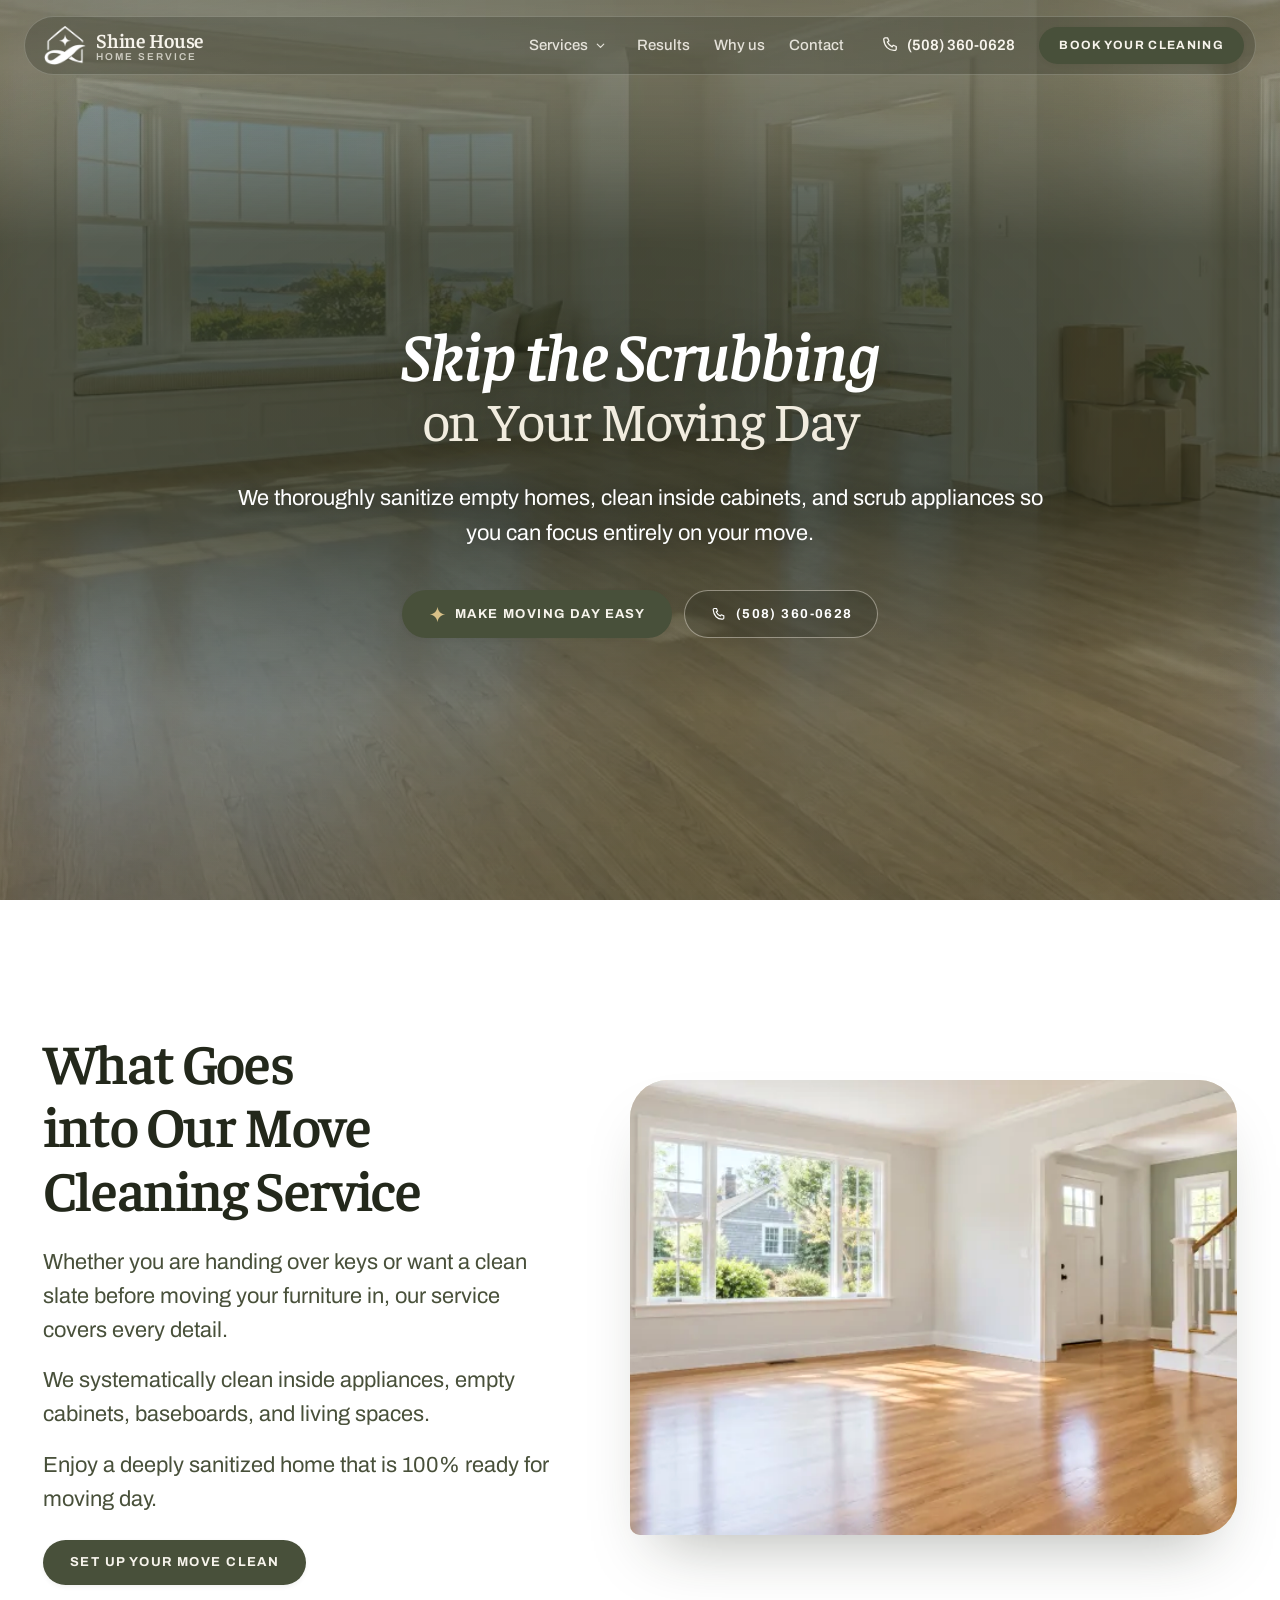
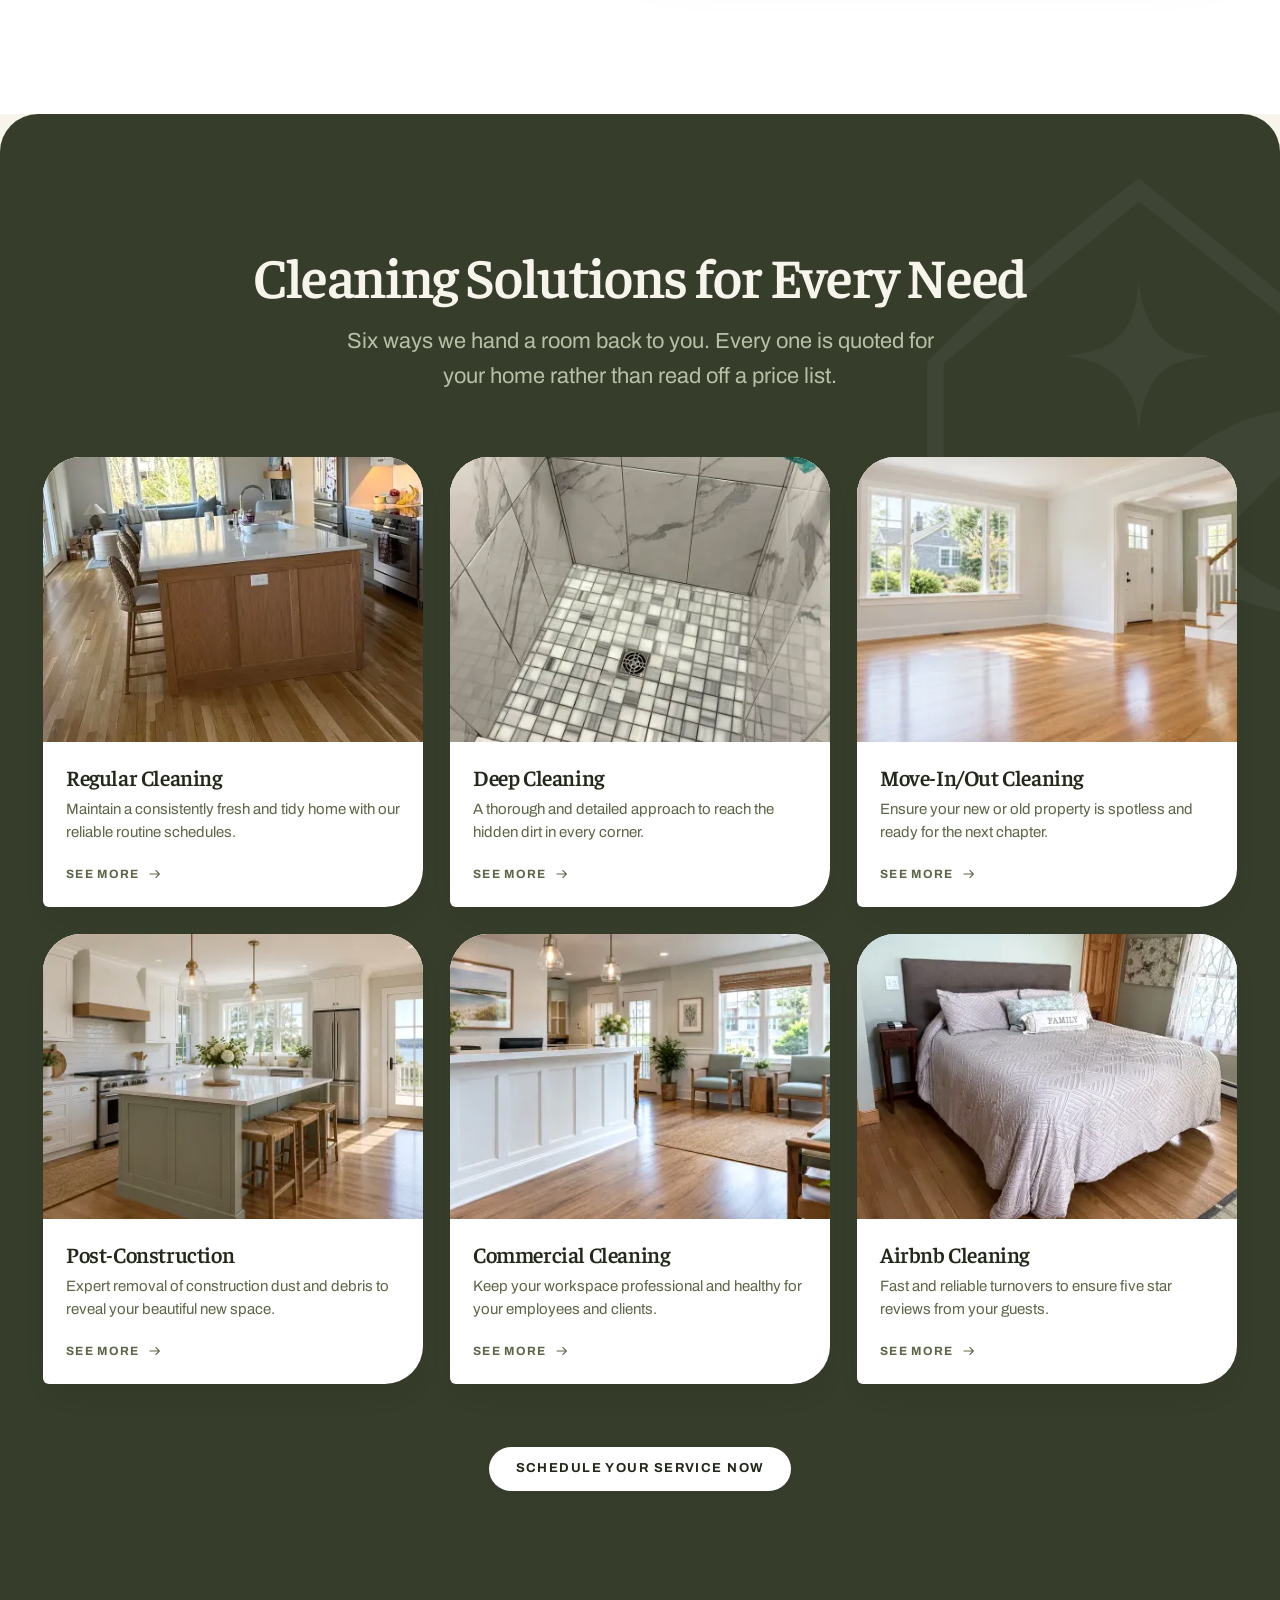
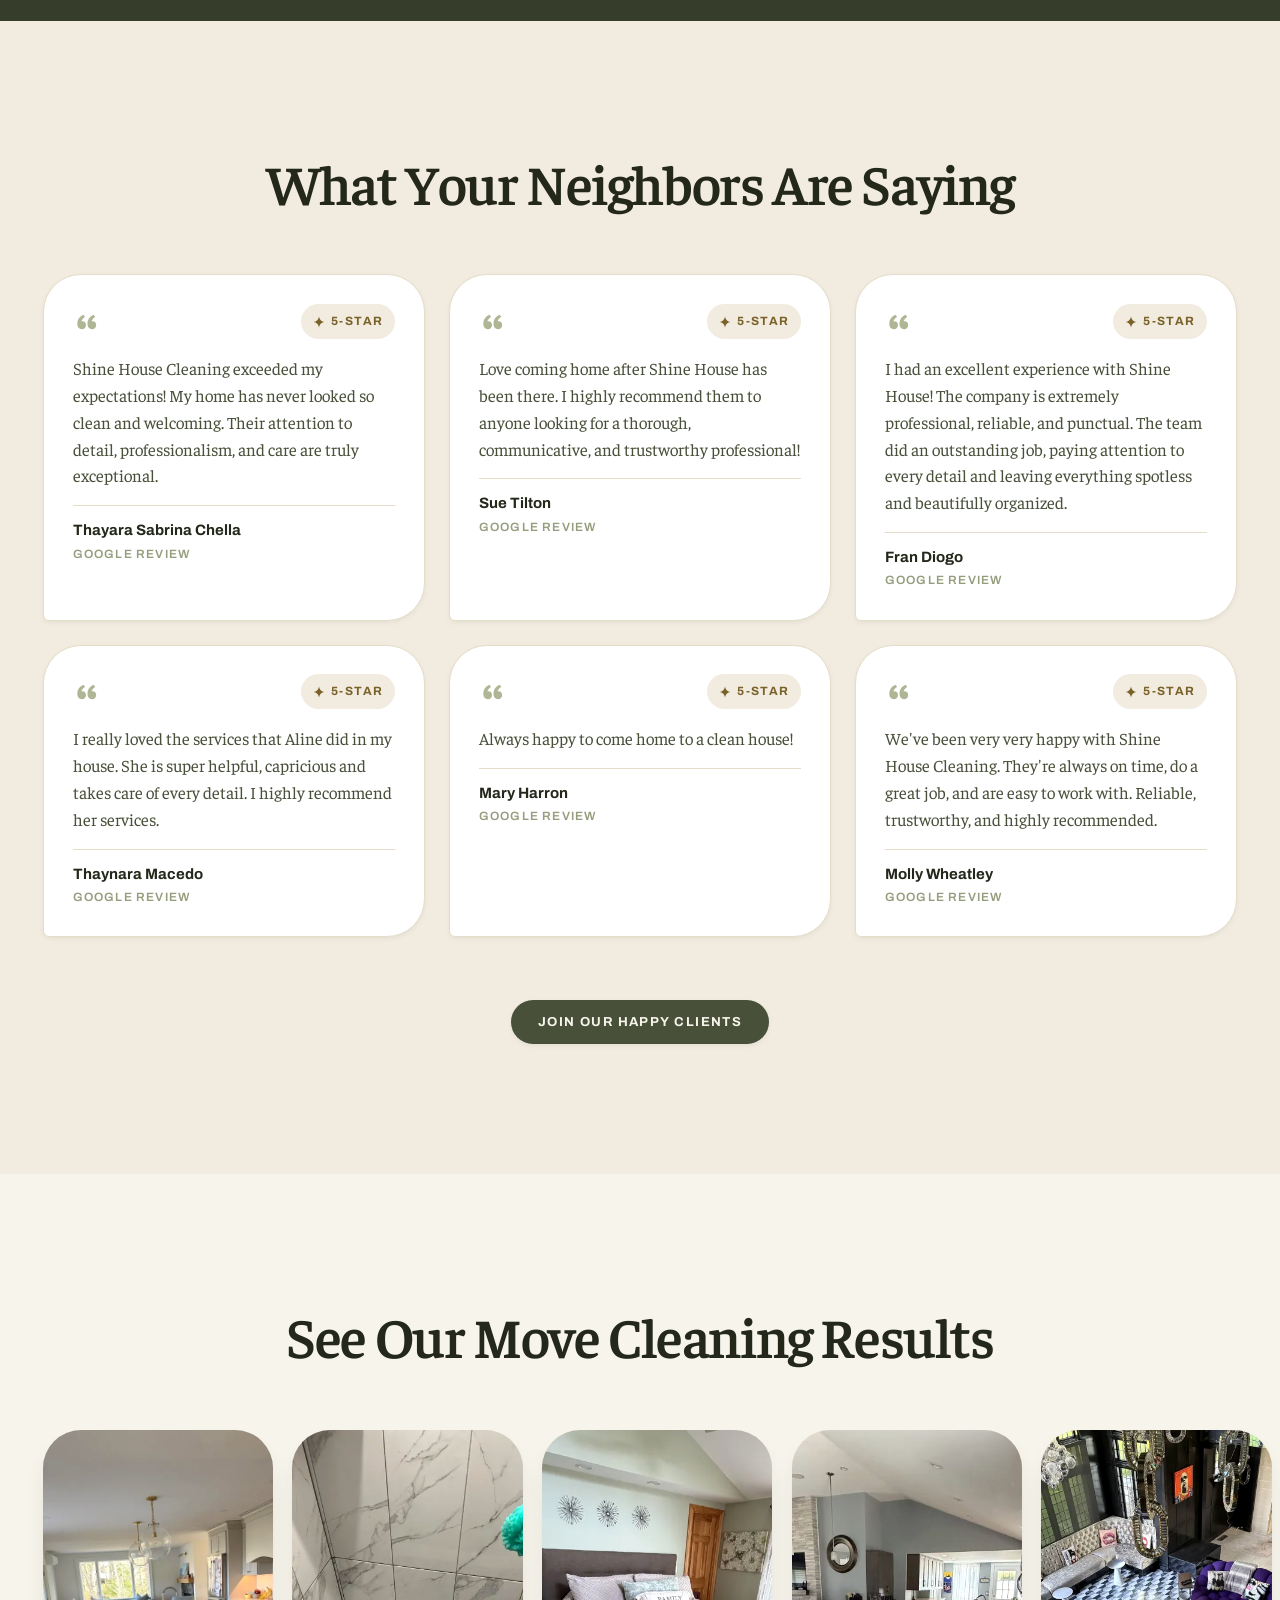
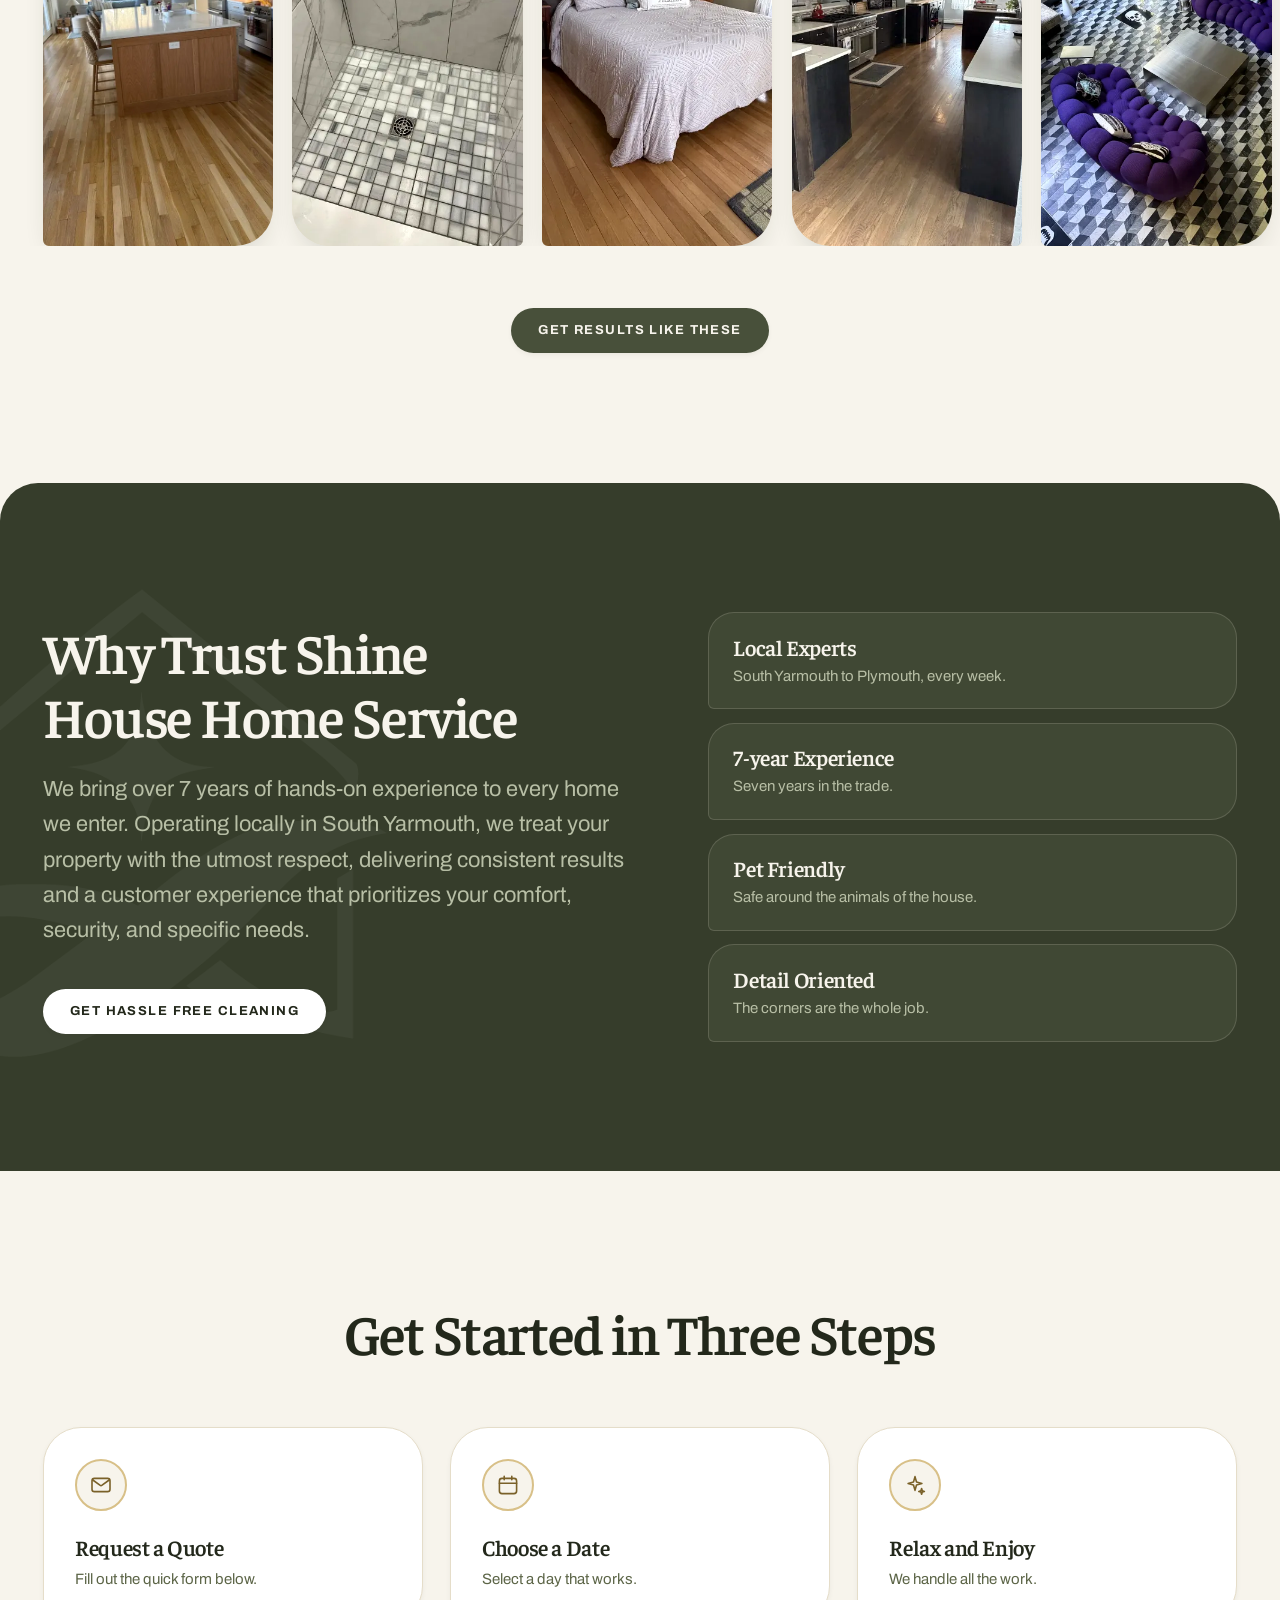
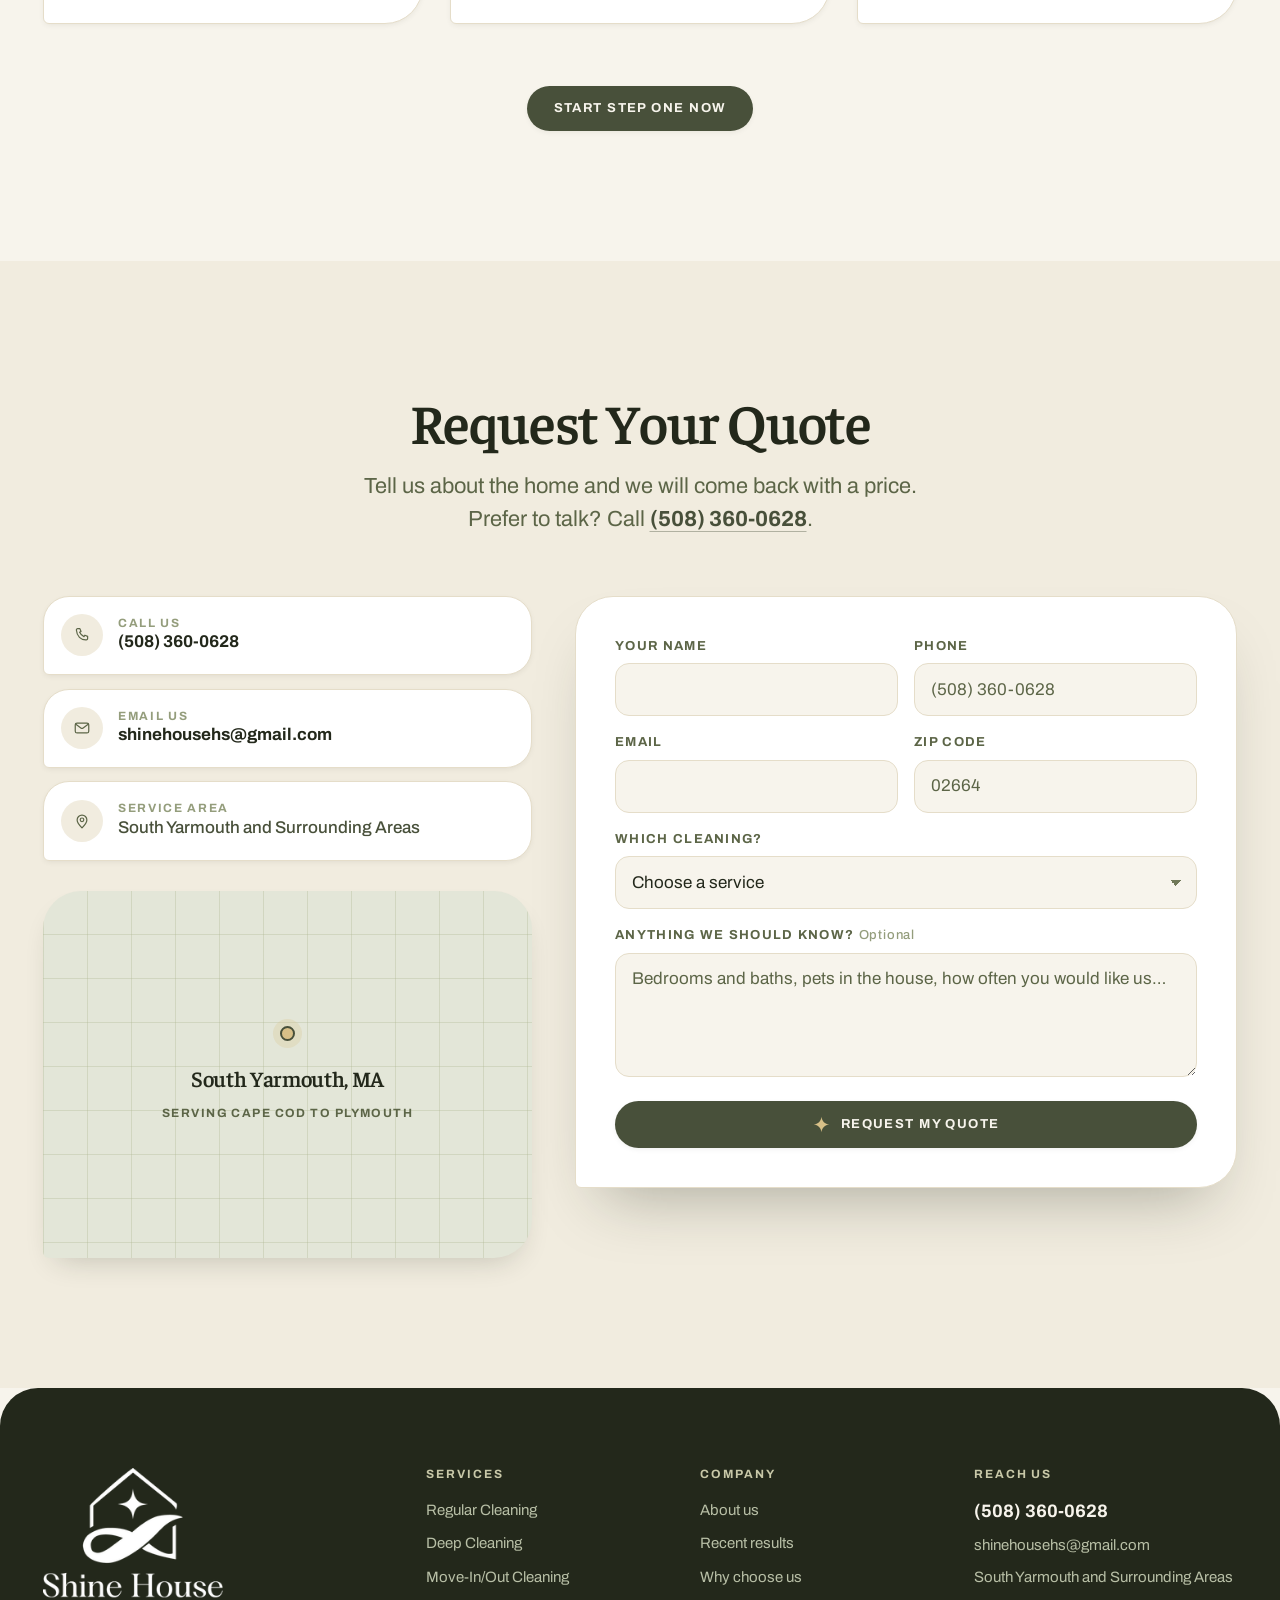
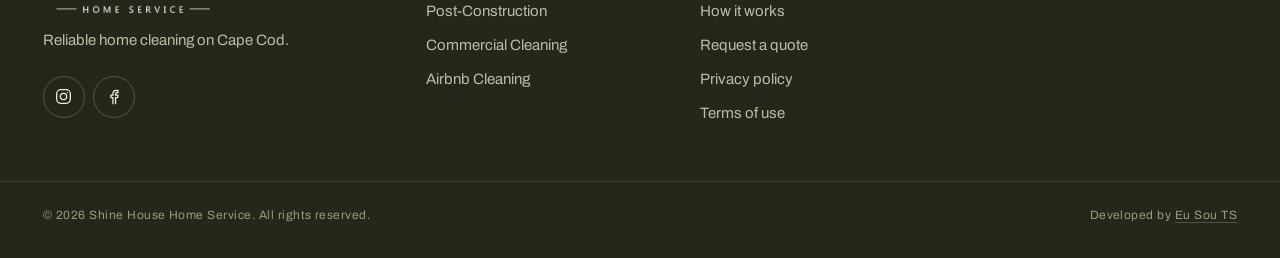
<file: move-in-out-cleaning/index.html>
<!DOCTYPE html><html lang="en-US"><head><meta charset="utf-8"><meta name="viewport" content="width=device-width, initial-scale=1"><title>Move-In/Out Cleaning in Cape Cod | Shine House Home Service</title><meta name="description" content="Move-in and move-out cleaning for Cape Cod homes. We sanitize empty homes, clean inside cabinets, scrub appliances and reset the space for moving day."><meta name="author" content="Shine House Home Service"><meta name="robots" content="index,follow,max-image-preview:large,max-snippet:-1,max-video-preview:-1"><meta name="googlebot" content="index,follow,max-image-preview:large,max-snippet:-1,max-video-preview:-1"><link rel="canonical" href="https://shinehousehome.com/move-in-out-cleaning/"><link rel="alternate" hreflang="en-US" href="https://shinehousehome.com/move-in-out-cleaning/"><link rel="alternate" hreflang="x-default" href="https://shinehousehome.com/move-in-out-cleaning/"><link rel="sitemap" type="application/xml" href="/sitemap.xml"><link rel="icon" type="image/png" sizes="32x32" href="../favicon-32.png"><link rel="apple-touch-icon" sizes="180x180" href="../favicon-180.png"><link rel="manifest" href="/site.webmanifest"><meta name="theme-color" content="#363D2B"><meta name="color-scheme" content="light"><meta property="og:type" content="website"><meta property="og:site_name" content="Shine House Home Service"><meta property="og:title" content="Move-In/Out Cleaning in Cape Cod | Shine House Home Service"><meta property="og:description" content="Move-in and move-out cleaning for Cape Cod homes. We sanitize empty homes, clean inside cabinets, scrub appliances and reset the space for moving day."><meta property="og:url" content="https://shinehousehome.com/move-in-out-cleaning/"><meta property="og:locale" content="en_US"><meta property="og:image" content="https://shinehousehome.com/assets/hero-move-in-out-cleaning-v2.webp"><meta property="og:image:secure_url" content="https://shinehousehome.com/assets/hero-move-in-out-cleaning-v2.webp"><meta property="og:image:type" content="image/webp"><meta property="og:image:width" content="1672"><meta property="og:image:height" content="941"><meta property="og:image:alt" content="Illustrative view of an empty, spotless living room with moving boxes near an open door."><meta name="twitter:card" content="summary_large_image"><meta name="twitter:title" content="Move-In/Out Cleaning in Cape Cod | Shine House Home Service"><meta name="twitter:description" content="Move-in and move-out cleaning for Cape Cod homes. We sanitize empty homes, clean inside cabinets, scrub appliances and reset the space for moving day."><meta name="twitter:image" content="https://shinehousehome.com/assets/hero-move-in-out-cleaning-v2.webp"><meta name="twitter:image:alt" content="Illustrative view of an empty, spotless living room with moving boxes near an open door."><script type="application/ld+json">{"@context":"https://schema.org","@graph":[{"@type":["LocalBusiness","HomeAndConstructionBusiness"],"@id":"https://shinehousehome.com/#business","name":"Shine House Home Service","alternateName":"Shine House","description":"Reliable home cleaning on Cape Cod.","url":"https://shinehousehome.com/","telephone":"(508) 360-0628","email":"shinehousehs@gmail.com","founder":{"@type":"Person","name":"Aline de Oliveira do Carmo"},"image":"https://shinehousehome.com/assets/hero-move-in-out-cleaning-v2.webp","logo":"https://shinehousehome.com/assets/mark-olive.png","address":{"@type":"PostalAddress","streetAddress":"22 Winding Brook Rd","addressLocality":"South Yarmouth","addressRegion":"MA","postalCode":"02664","addressCountry":"US"},"areaServed":[{"@type":"City","name":"South Yarmouth, MA"},{"@type":"City","name":"Yarmouth Port, MA"},{"@type":"City","name":"Hyannis, MA"},{"@type":"City","name":"Barnstable, MA"},{"@type":"City","name":"Dennis, MA"},{"@type":"City","name":"Harwich, MA"},{"@type":"City","name":"Chatham, MA"},{"@type":"City","name":"Brewster, MA"},{"@type":"City","name":"Orleans, MA"},{"@type":"City","name":"Eastham, MA"},{"@type":"City","name":"Sandwich, MA"},{"@type":"City","name":"Mashpee, MA"},{"@type":"City","name":"Falmouth, MA"},{"@type":"City","name":"Bourne, MA"},{"@type":"City","name":"Plymouth, MA"}],"sameAs":["https://www.instagram.com/shinehouseservice/","https://www.facebook.com/shinehousehs/"],"contactPoint":{"@type":"ContactPoint","telephone":"(508) 360-0628","email":"shinehousehs@gmail.com","contactType":"customer service","areaServed":"US-MA","availableLanguage":"English"},"hasOfferCatalog":{"@type":"OfferCatalog","name":"Cleaning services","itemListElement":[{"@type":"Offer","itemOffered":{"@type":"Service","name":"Regular Cleaning","url":"https://shinehousehome.com/regular-cleaning/"}},{"@type":"Offer","itemOffered":{"@type":"Service","name":"Deep Cleaning","url":"https://shinehousehome.com/deep-cleaning/"}},{"@type":"Offer","itemOffered":{"@type":"Service","name":"Move-In/Out Cleaning","url":"https://shinehousehome.com/move-in-out-cleaning/"}},{"@type":"Offer","itemOffered":{"@type":"Service","name":"Post-Construction","url":"https://shinehousehome.com/post-construction-cleaning/"}},{"@type":"Offer","itemOffered":{"@type":"Service","name":"Commercial Cleaning","url":"https://shinehousehome.com/commercial-cleaning/"}},{"@type":"Offer","itemOffered":{"@type":"Service","name":"Airbnb Cleaning","url":"https://shinehousehome.com/airbnb-cleaning/"}}]}},{"@type":"WebSite","@id":"https://shinehousehome.com/#website","url":"https://shinehousehome.com/","name":"Shine House Home Service","inLanguage":"en-US","publisher":{"@id":"https://shinehousehome.com/#business"}},{"@type":"WebPage","@id":"https://shinehousehome.com/move-in-out-cleaning/#webpage","url":"https://shinehousehome.com/move-in-out-cleaning/","name":"Move-In/Out Cleaning in Cape Cod | Shine House Home Service","description":"Move-in and move-out cleaning for Cape Cod homes. We sanitize empty homes, clean inside cabinets, scrub appliances and reset the space for moving day.","inLanguage":"en-US","isPartOf":{"@id":"https://shinehousehome.com/#website"},"about":{"@id":"https://shinehousehome.com/#business"},"primaryImageOfPage":{"@type":"ImageObject","url":"https://shinehousehome.com/assets/hero-move-in-out-cleaning-v2.webp","caption":"Illustrative view of an empty, spotless living room with moving boxes near an open door."},"mainEntity":{"@id":"https://shinehousehome.com/move-in-out-cleaning/#service"}},{"@type":"Service","@id":"https://shinehousehome.com/move-in-out-cleaning/#service","name":"Move-In/Out Cleaning","description":"Move-in and move-out cleaning for Cape Cod homes. We sanitize empty homes, clean inside cabinets, scrub appliances and reset the space for moving day.","url":"https://shinehousehome.com/move-in-out-cleaning/","image":"https://shinehousehome.com/assets/hero-move-in-out-cleaning-v2.webp","provider":{"@id":"https://shinehousehome.com/#business"},"areaServed":[{"@type":"City","name":"South Yarmouth, MA"},{"@type":"City","name":"Yarmouth Port, MA"},{"@type":"City","name":"Hyannis, MA"},{"@type":"City","name":"Barnstable, MA"},{"@type":"City","name":"Dennis, MA"},{"@type":"City","name":"Harwich, MA"},{"@type":"City","name":"Chatham, MA"},{"@type":"City","name":"Brewster, MA"},{"@type":"City","name":"Orleans, MA"},{"@type":"City","name":"Eastham, MA"},{"@type":"City","name":"Sandwich, MA"},{"@type":"City","name":"Mashpee, MA"},{"@type":"City","name":"Falmouth, MA"},{"@type":"City","name":"Bourne, MA"},{"@type":"City","name":"Plymouth, MA"}],"serviceType":"Move-In/Out Cleaning"},{"@type":"BreadcrumbList","@id":"https://shinehousehome.com/move-in-out-cleaning/#breadcrumb","itemListElement":[{"@type":"ListItem","position":1,"name":"Home","item":"https://shinehousehome.com/"},{"@type":"ListItem","position":2,"name":"Move-In/Out Cleaning","item":"https://shinehousehome.com/move-in-out-cleaning/"}]}]}</script><link rel="stylesheet" href="../css/styles.css"></head><body class="no-js"><script>document.body.classList.remove('no-js');</script><a class="skip-link" href="#main">Skip to content</a><header class="nav" data-nav><a class="nav__brand" href="#top" aria-label="Shine House Home Service, home"><span class="nav__mark"><img src="../assets/mark-white.webp" srcset="../assets/mark-white-96.webp 96w" alt loading="eager" decoding="async" width="573" height="538" class="nav__mark-img nav__mark-img--light"><img src="../assets/mark-olive-77.webp" srcset="../assets/mark-olive.webp 96w" alt loading="eager" decoding="async" width="573" height="538" class="nav__mark-img nav__mark-img--dark"></span><span class="nav__word"><span class="nav__word-1">Shine House</span><span class="nav__word-2 label">Home Service</span></span></a><nav class="nav__links" aria-label="Primary"><div class="drop" data-drop><button class="drop__trigger" type="button" aria-expanded="false" aria-controls="services-menu" data-drop-trigger>Services<span class="drop__chev" aria-hidden="true"><svg viewBox="0 0 24 24" width="13" height="13" fill="none" stroke="currentColor" stroke-width="2.2" stroke-linecap="round" stroke-linejoin="round"><path d="m6 9.5 6 6 6-6"></path></svg></span></button><div class="drop__menu" id="services-menu" data-drop-menu hidden><ul role="list"><li><a href="/regular-cleaning/"><span class="drop__name">Regular Cleaning</span><svg width="15" height="15" viewBox="0 0 24 24" fill="none" stroke="currentColor" stroke-width="1.6" stroke-linecap="round" stroke-linejoin="round" aria-hidden="true" focusable="false"><path d="M4.5 12h14m0 0-5.3-5.3M18.5 12l-5.3 5.3"></path></svg></a></li><li><a href="/deep-cleaning/"><span class="drop__name">Deep Cleaning</span><svg width="15" height="15" viewBox="0 0 24 24" fill="none" stroke="currentColor" stroke-width="1.6" stroke-linecap="round" stroke-linejoin="round" aria-hidden="true" focusable="false"><path d="M4.5 12h14m0 0-5.3-5.3M18.5 12l-5.3 5.3"></path></svg></a></li><li><a href="/move-in-out-cleaning/"><span class="drop__name">Move-In/Out Cleaning</span><svg width="15" height="15" viewBox="0 0 24 24" fill="none" stroke="currentColor" stroke-width="1.6" stroke-linecap="round" stroke-linejoin="round" aria-hidden="true" focusable="false"><path d="M4.5 12h14m0 0-5.3-5.3M18.5 12l-5.3 5.3"></path></svg></a></li><li><a href="/post-construction-cleaning/"><span class="drop__name">Post-Construction</span><svg width="15" height="15" viewBox="0 0 24 24" fill="none" stroke="currentColor" stroke-width="1.6" stroke-linecap="round" stroke-linejoin="round" aria-hidden="true" focusable="false"><path d="M4.5 12h14m0 0-5.3-5.3M18.5 12l-5.3 5.3"></path></svg></a></li><li><a href="/commercial-cleaning/"><span class="drop__name">Commercial Cleaning</span><svg width="15" height="15" viewBox="0 0 24 24" fill="none" stroke="currentColor" stroke-width="1.6" stroke-linecap="round" stroke-linejoin="round" aria-hidden="true" focusable="false"><path d="M4.5 12h14m0 0-5.3-5.3M18.5 12l-5.3 5.3"></path></svg></a></li><li><a href="/airbnb-cleaning/"><span class="drop__name">Airbnb Cleaning</span><svg width="15" height="15" viewBox="0 0 24 24" fill="none" stroke="currentColor" stroke-width="1.6" stroke-linecap="round" stroke-linejoin="round" aria-hidden="true" focusable="false"><path d="M4.5 12h14m0 0-5.3-5.3M18.5 12l-5.3 5.3"></path></svg></a></li></ul></div></div><a class="nav__link" href="#work">Results</a><a class="nav__link" href="#why">Why us</a><a class="nav__link" href="#quote">Contact</a></nav><div class="nav__actions"><a class="nav__phone" href="tel:+15083600628"><svg width="20" height="20" viewBox="0 0 24 24" fill="none" stroke="currentColor" stroke-width="1.6" stroke-linecap="round" stroke-linejoin="round" aria-hidden="true" focusable="false"><path d="M6.2 3.5h3l1.5 3.7-1.9 1.2a12.4 12.4 0 0 0 5.8 5.8l1.2-1.9 3.7 1.5v3a1.7 1.7 0 0 1-1.9 1.7C10.4 18.9 5.1 13.6 4.5 5.4a1.7 1.7 0 0 1 1.7-1.9Z"></path></svg><span class="tnum">(508) 360-0628</span></a><a class="btn btn--primary btn--md nav__cta" href="#quote" data-service="move-in-out-cleaning"><span class="btn__label">Book your cleaning</span></a><button class="nav__toggle" type="button" aria-expanded="false" aria-controls="nav-panel" data-nav-toggle><span class="visually-hidden">Menu</span><span class="nav__toggle-open"><svg width="22" height="22" viewBox="0 0 24 24" fill="none" stroke="currentColor" stroke-width="1.6" stroke-linecap="round" stroke-linejoin="round" aria-hidden="true" focusable="false"><path d="M4 7.5h16M4 16.5h16"></path></svg></span><span class="nav__toggle-close"><svg width="22" height="22" viewBox="0 0 24 24" fill="none" stroke="currentColor" stroke-width="1.6" stroke-linecap="round" stroke-linejoin="round" aria-hidden="true" focusable="false"><path d="M6.3 6.3l11.4 11.4M17.7 6.3 6.3 17.7"></path></svg></span></button></div></header><div class="panel" id="nav-panel" data-nav-panel hidden><nav class="panel__links" aria-label="Primary, mobile"><div class="panel__group" data-panel-group><button class="panel__row panel__row--trigger" type="button" aria-expanded="false" aria-controls="panel-services" data-panel-trigger>Services<span class="panel__chev" aria-hidden="true"><svg viewBox="0 0 24 24" width="18" height="18" fill="none" stroke="currentColor" stroke-width="2" stroke-linecap="round" stroke-linejoin="round"><path d="m6 9.5 6 6 6-6"></path></svg></span></button><ul class="panel__sub" id="panel-services" role="list" hidden><li><a href="/regular-cleaning/">Regular Cleaning</a></li><li><a href="/deep-cleaning/">Deep Cleaning</a></li><li><a href="/move-in-out-cleaning/">Move-In/Out Cleaning</a></li><li><a href="/post-construction-cleaning/">Post-Construction</a></li><li><a href="/commercial-cleaning/">Commercial Cleaning</a></li><li><a href="/airbnb-cleaning/">Airbnb Cleaning</a></li></ul></div><a class="panel__row" href="#work">Results<svg width="18" height="18" viewBox="0 0 24 24" fill="none" stroke="currentColor" stroke-width="1.6" stroke-linecap="round" stroke-linejoin="round" aria-hidden="true" focusable="false"><path d="M4.5 12h14m0 0-5.3-5.3M18.5 12l-5.3 5.3"></path></svg></a><a class="panel__row" href="#why">Why us<svg width="18" height="18" viewBox="0 0 24 24" fill="none" stroke="currentColor" stroke-width="1.6" stroke-linecap="round" stroke-linejoin="round" aria-hidden="true" focusable="false"><path d="M4.5 12h14m0 0-5.3-5.3M18.5 12l-5.3 5.3"></path></svg></a><a class="panel__row" href="#quote">Contact<svg width="18" height="18" viewBox="0 0 24 24" fill="none" stroke="currentColor" stroke-width="1.6" stroke-linecap="round" stroke-linejoin="round" aria-hidden="true" focusable="false"><path d="M4.5 12h14m0 0-5.3-5.3M18.5 12l-5.3 5.3"></path></svg></a></nav><div class="panel__foot"><a class="panel__phone" href="tel:+15083600628"><svg width="18" height="18" viewBox="0 0 24 24" fill="none" stroke="currentColor" stroke-width="1.6" stroke-linecap="round" stroke-linejoin="round" aria-hidden="true" focusable="false"><path d="M6.2 3.5h3l1.5 3.7-1.9 1.2a12.4 12.4 0 0 0 5.8 5.8l1.2-1.9 3.7 1.5v3a1.7 1.7 0 0 1-1.9 1.7C10.4 18.9 5.1 13.6 4.5 5.4a1.7 1.7 0 0 1 1.7-1.9Z"></path></svg><span class="tnum">(508) 360-0628</span></a><a class="btn btn--primary btn--lg panel__cta" href="#quote" data-service="move-in-out-cleaning"><span class="btn__label">Book your cleaning</span></a></div></div><main id="main"><section class="hero" id="top"><div class="hero__media" data-hero-media><img src="../assets/hero-move-in-out-cleaning-v2-1672.webp" srcset="../assets/hero-move-in-out-cleaning-v2-900.webp 900w, ../assets/hero-move-in-out-cleaning-v2-1400.webp 1400w, ../assets/hero-move-in-out-cleaning-v2-1672.webp 1672w" alt="Illustrative view of an empty, spotless living room with moving boxes near an open door." sizes="100vw" loading="eager" fetchpriority="high" style="--hero-position:50% 50%" data-hero-img="true" decoding="async" width="1672" height="941" class="hero__img"><div class="hero__scrim" aria-hidden="true"></div></div><div class="hero__stack"><h1 class="hero__title"><em class="hero__title-main">Skip the Scrubbing</em><span class="hero__title-sub">on Your Moving Day</span></h1><p class="hero__lead">We thoroughly sanitize empty homes, clean inside cabinets, and scrub appliances so you can focus entirely on your move.</p><div class="hero__actions"><a class="btn btn--primary btn--lg" href="#quote" data-service="move-in-out-cleaning"><span class="btn__mark"><svg width="17" height="17" viewBox="0 0 24 24" fill="currentColor" stroke="none" stroke-width="1.6" stroke-linecap="round" stroke-linejoin="round" aria-hidden="true" focusable="false"><path d="M12 1c.62 6.2 4.8 10.38 11 11-6.2.62-10.38 4.8-11 11-.62-6.2-4.8-10.38-11-11 6.2-.62 10.38-4.8 11-11Z"></path></svg></span><span class="btn__label">Make moving day easy</span></a><a class="hero__call" href="tel:+15083600628"><svg width="17" height="17" viewBox="0 0 24 24" fill="none" stroke="currentColor" stroke-width="1.6" stroke-linecap="round" stroke-linejoin="round" aria-hidden="true" focusable="false"><path d="M6.2 3.5h3l1.5 3.7-1.9 1.2a12.4 12.4 0 0 0 5.8 5.8l1.2-1.9 3.7 1.5v3a1.7 1.7 0 0 1-1.9 1.7C10.4 18.9 5.1 13.6 4.5 5.4a1.7 1.7 0 0 1 1.7-1.9Z"></path></svg><span class="tnum">(508) 360-0628</span></a></div></div></section><section class="regular-about section" id="about"><div class="wrap regular-about__grid"><div class="regular-about__text"><h2 class="regular-about__title" data-rise>What Goes into Our Move Cleaning Service</h2><div class="regular-about__body" data-rise style="--rise-delay:90ms"><p>Whether you are handing over keys or want a clean slate before moving your furniture in, our service covers every detail.</p><p>We systematically clean inside appliances, empty cabinets, baseboards, and living spaces.</p><p>Enjoy a deeply sanitized home that is 100% ready for moving day.</p></div><div class="regular-about__cta" data-rise style="--rise-delay:180ms"><a class="btn btn--primary btn--lg" href="#quote" data-service="move-in-out-cleaning"><span class="btn__label">Set up your move clean</span></a></div></div><figure class="regular-about__plate" data-rise style="--rise-delay:120ms; --rise-y:26px"><img src="../assets/service-move-106.webp" srcset="../assets/service-move-560.webp 560w, ../assets/service-move.webp 900w, ../assets/service-move-1200.webp 1200w" alt="A clean empty living room with polished wood floors and daylight through large windows." sizes="(max-width: 900px) 92vw, 42vw" loading="lazy" decoding="async" width="1511" height="1041" class="regular-about__img"></figure></div></section><section class="services section band-poche" id="services"><div class="mark mark--right" style="--mark-size:clamp(18rem, 14rem + 22vw, 34rem); --mark-opacity:0.045; --mark-top:20%;" aria-hidden="true"><img src="../assets/mark-white.webp" srcset="../assets/mark-white-420.webp 420w, ../assets/mark-white.webp 573w" alt sizes="34rem" loading="lazy" decoding="async" width="573" height="538" class="mark__img"></div><div class="wrap"><header class="services__head"><h2 data-rise>Cleaning Solutions for Every Need</h2><p class="services__note" data-rise style="--rise-delay:80ms">Six ways we hand a room back to you. Every one is quoted for your home rather than read off a price list.</p></header><ul class="services__grid" role="list"><li class="card" data-rise style="--rise-delay:60ms"><a class="card__link" href="/regular-cleaning/"><div class="card__media"><img src="../assets/service-regular-900.webp" srcset="../assets/service-regular-420.webp 420w, ../assets/service-regular.webp 700w, ../assets/service-regular-900.webp 900w" alt="A clean residential kitchen with appliances, counters and floors in order." sizes="(max-width: 700px) 92vw, (max-width: 1080px) 44vw, 30vw" style="--image-position:48% 58%" loading="lazy" decoding="async" width="900" height="1600" class="card__img"></div><div class="card__body"><h3 class="card__title">Regular Cleaning</h3><p class="card__text">Maintain a consistently fresh and tidy home with our reliable routine schedules.</p><span class="card__action">See more <svg width="16" height="16" viewBox="0 0 24 24" fill="none" stroke="currentColor" stroke-width="1.6" stroke-linecap="round" stroke-linejoin="round" aria-hidden="true" focusable="false"><path d="M4.5 12h14m0 0-5.3-5.3M18.5 12l-5.3 5.3"></path></svg></span></div></a></li><li class="card" data-rise style="--rise-delay:130ms"><a class="card__link" href="/deep-cleaning/"><div class="card__media"><img src="../assets/service-deep-103.webp" srcset="../assets/service-deep.webp 420w, ../assets/service-deep-700.webp 700w, ../assets/service-deep-1000.webp 1000w" alt="A tiled shower with clean marble-look walls, mosaic floor and drain." sizes="(max-width: 700px) 92vw, (max-width: 1080px) 44vw, 30vw" style="--image-position:50% 70%" loading="lazy" decoding="async" width="1200" height="1600" class="card__img"></div><div class="card__body"><h3 class="card__title">Deep Cleaning</h3><p class="card__text">A thorough and detailed approach to reach the hidden dirt in every corner.</p><span class="card__action">See more <svg width="16" height="16" viewBox="0 0 24 24" fill="none" stroke="currentColor" stroke-width="1.6" stroke-linecap="round" stroke-linejoin="round" aria-hidden="true" focusable="false"><path d="M4.5 12h14m0 0-5.3-5.3M18.5 12l-5.3 5.3"></path></svg></span></div></a></li><li class="card" data-rise style="--rise-delay:200ms"><a class="card__link" href="/move-in-out-cleaning/"><div class="card__media"><img src="../assets/service-move-106.webp" srcset="../assets/service-move-420.webp 420w, ../assets/service-move-700.webp 700w, ../assets/service-move-1000.webp 1000w" alt="A clean empty living room with polished wood floors and daylight through large windows." sizes="(max-width: 700px) 92vw, (max-width: 1080px) 44vw, 30vw" style="--image-position:50% 52%" loading="lazy" decoding="async" width="1511" height="1041" class="card__img"></div><div class="card__body"><h3 class="card__title">Move-In/Out Cleaning</h3><p class="card__text">Ensure your new or old property is spotless and ready for the next chapter.</p><span class="card__action">See more <svg width="16" height="16" viewBox="0 0 24 24" fill="none" stroke="currentColor" stroke-width="1.6" stroke-linecap="round" stroke-linejoin="round" aria-hidden="true" focusable="false"><path d="M4.5 12h14m0 0-5.3-5.3M18.5 12l-5.3 5.3"></path></svg></span></div></a></li><li class="card" data-rise style="--rise-delay:270ms"><a class="card__link" href="/post-construction-cleaning/"><div class="card__media"><img src="../assets/service-construction-96.webp" srcset="../assets/service-construction-420.webp 420w, ../assets/service-construction-700.webp 700w, ../assets/service-construction-1000.webp 1000w" alt="A freshly finished kitchen with a clean island, white cabinetry and polished floors." sizes="(max-width: 700px) 92vw, (max-width: 1080px) 44vw, 30vw" style="--image-position:50% 56%" loading="lazy" decoding="async" width="1536" height="1024" class="card__img"></div><div class="card__body"><h3 class="card__title">Post-Construction</h3><p class="card__text">Expert removal of construction dust and debris to reveal your beautiful new space.</p><span class="card__action">See more <svg width="16" height="16" viewBox="0 0 24 24" fill="none" stroke="currentColor" stroke-width="1.6" stroke-linecap="round" stroke-linejoin="round" aria-hidden="true" focusable="false"><path d="M4.5 12h14m0 0-5.3-5.3M18.5 12l-5.3 5.3"></path></svg></span></div></a></li><li class="card" data-rise style="--rise-delay:340ms"><a class="card__link" href="/commercial-cleaning/"><div class="card__media"><img src="../assets/service-commercial-90.webp" srcset="../assets/service-commercial-420.webp 420w, ../assets/service-commercial.webp 700w, ../assets/service-commercial-1000.webp 1000w" alt="A tidy small office reception area with clean floors, desks and counters." sizes="(max-width: 700px) 92vw, (max-width: 1080px) 44vw, 30vw" style="--image-position:52% 56%" loading="lazy" decoding="async" width="1536" height="1024" class="card__img"></div><div class="card__body"><h3 class="card__title">Commercial Cleaning</h3><p class="card__text">Keep your workspace professional and healthy for your employees and clients.</p><span class="card__action">See more <svg width="16" height="16" viewBox="0 0 24 24" fill="none" stroke="currentColor" stroke-width="1.6" stroke-linecap="round" stroke-linejoin="round" aria-hidden="true" focusable="false"><path d="M4.5 12h14m0 0-5.3-5.3M18.5 12l-5.3 5.3"></path></svg></span></div></a></li><li class="card" data-rise style="--rise-delay:410ms"><a class="card__link" href="/airbnb-cleaning/"><div class="card__media"><img src="../assets/service-airbnb-1350.webp" srcset="../assets/service-airbnb.webp 420w, ../assets/service-airbnb-700.webp 700w, ../assets/service-airbnb-1000.webp 1000w" alt="A guest bedroom made with clean bedding and bedside tables ready for arrival." sizes="(max-width: 700px) 92vw, (max-width: 1080px) 44vw, 30vw" style="--image-position:50% 54%" loading="lazy" decoding="async" width="1350" height="1800" class="card__img"></div><div class="card__body"><h3 class="card__title">Airbnb Cleaning</h3><p class="card__text">Fast and reliable turnovers to ensure five star reviews from your guests.</p><span class="card__action">See more <svg width="16" height="16" viewBox="0 0 24 24" fill="none" stroke="currentColor" stroke-width="1.6" stroke-linecap="round" stroke-linejoin="round" aria-hidden="true" focusable="false"><path d="M4.5 12h14m0 0-5.3-5.3M18.5 12l-5.3 5.3"></path></svg></span></div></a></li></ul><div class="services__cta" data-rise><a class="btn btn--onDark btn--lg" href="#quote"><span class="btn__label">Schedule your service now</span></a></div></div></section><section class="reviews section band-sand" id="reviews"><div class="wrap"><header class="reviews__head"><h2 data-rise>What Your Neighbors Are Saying</h2></header><ul class="reviews__grid" role="list"><li class="review" data-rise style="--rise-delay:60ms"><div class="review__top"><span class="review__mark" aria-hidden="true"><svg width="26" height="26" viewBox="0 0 24 24" fill="currentColor" stroke="none" stroke-width="1.6" stroke-linecap="round" stroke-linejoin="round" aria-hidden="true" focusable="false"><path d="M9.6 5.4c-3.5 1.5-5.6 4.4-5.6 8.2 0 3 1.7 5 4.2 5 2.2 0 3.8-1.6 3.8-3.7 0-2-1.4-3.5-3.3-3.5-.4 0-.8.1-1 .2.4-1.9 1.7-3.4 3.5-4.3l-1.6-1.9Zm9.4 0c-3.5 1.5-5.6 4.4-5.6 8.2 0 3 1.7 5 4.2 5 2.2 0 3.8-1.6 3.8-3.7 0-2-1.4-3.5-3.3-3.5-.4 0-.8.1-1 .2.4-1.9 1.7-3.4 3.5-4.3L19 5.4Z"></path></svg></span><span class="review__rating" aria-label="5-star Google review"><svg width="12" height="12" viewBox="0 0 24 24" fill="currentColor" stroke="none" stroke-width="1.6" stroke-linecap="round" stroke-linejoin="round" aria-hidden="true" focusable="false"><path d="M12 1c.62 6.2 4.8 10.38 11 11-6.2.62-10.38 4.8-11 11-.62-6.2-4.8-10.38-11-11 6.2-.62 10.38-4.8 11-11Z"></path></svg><span>5-star</span></span></div><blockquote class="review__text">Shine House Cleaning exceeded my expectations! My home has never looked so clean and welcoming. Their attention to detail, professionalism, and care are truly exceptional.</blockquote><footer class="review__by"><span class="review__name">Thayara Sabrina Chella</span><span class="review__source">Google review</span></footer></li><li class="review" data-rise style="--rise-delay:140ms"><div class="review__top"><span class="review__mark" aria-hidden="true"><svg width="26" height="26" viewBox="0 0 24 24" fill="currentColor" stroke="none" stroke-width="1.6" stroke-linecap="round" stroke-linejoin="round" aria-hidden="true" focusable="false"><path d="M9.6 5.4c-3.5 1.5-5.6 4.4-5.6 8.2 0 3 1.7 5 4.2 5 2.2 0 3.8-1.6 3.8-3.7 0-2-1.4-3.5-3.3-3.5-.4 0-.8.1-1 .2.4-1.9 1.7-3.4 3.5-4.3l-1.6-1.9Zm9.4 0c-3.5 1.5-5.6 4.4-5.6 8.2 0 3 1.7 5 4.2 5 2.2 0 3.8-1.6 3.8-3.7 0-2-1.4-3.5-3.3-3.5-.4 0-.8.1-1 .2.4-1.9 1.7-3.4 3.5-4.3L19 5.4Z"></path></svg></span><span class="review__rating" aria-label="5-star Google review"><svg width="12" height="12" viewBox="0 0 24 24" fill="currentColor" stroke="none" stroke-width="1.6" stroke-linecap="round" stroke-linejoin="round" aria-hidden="true" focusable="false"><path d="M12 1c.62 6.2 4.8 10.38 11 11-6.2.62-10.38 4.8-11 11-.62-6.2-4.8-10.38-11-11 6.2-.62 10.38-4.8 11-11Z"></path></svg><span>5-star</span></span></div><blockquote class="review__text">Love coming home after Shine House has been there. I highly recommend them to anyone looking for a thorough, communicative, and trustworthy professional!</blockquote><footer class="review__by"><span class="review__name">Sue Tilton</span><span class="review__source">Google review</span></footer></li><li class="review" data-rise style="--rise-delay:220ms"><div class="review__top"><span class="review__mark" aria-hidden="true"><svg width="26" height="26" viewBox="0 0 24 24" fill="currentColor" stroke="none" stroke-width="1.6" stroke-linecap="round" stroke-linejoin="round" aria-hidden="true" focusable="false"><path d="M9.6 5.4c-3.5 1.5-5.6 4.4-5.6 8.2 0 3 1.7 5 4.2 5 2.2 0 3.8-1.6 3.8-3.7 0-2-1.4-3.5-3.3-3.5-.4 0-.8.1-1 .2.4-1.9 1.7-3.4 3.5-4.3l-1.6-1.9Zm9.4 0c-3.5 1.5-5.6 4.4-5.6 8.2 0 3 1.7 5 4.2 5 2.2 0 3.8-1.6 3.8-3.7 0-2-1.4-3.5-3.3-3.5-.4 0-.8.1-1 .2.4-1.9 1.7-3.4 3.5-4.3L19 5.4Z"></path></svg></span><span class="review__rating" aria-label="5-star Google review"><svg width="12" height="12" viewBox="0 0 24 24" fill="currentColor" stroke="none" stroke-width="1.6" stroke-linecap="round" stroke-linejoin="round" aria-hidden="true" focusable="false"><path d="M12 1c.62 6.2 4.8 10.38 11 11-6.2.62-10.38 4.8-11 11-.62-6.2-4.8-10.38-11-11 6.2-.62 10.38-4.8 11-11Z"></path></svg><span>5-star</span></span></div><blockquote class="review__text">I had an excellent experience with Shine House! The company is extremely professional, reliable, and punctual. The team did an outstanding job, paying attention to every detail and leaving everything spotless and beautifully organized.</blockquote><footer class="review__by"><span class="review__name">Fran Diogo</span><span class="review__source">Google review</span></footer></li><li class="review" data-rise style="--rise-delay:300ms"><div class="review__top"><span class="review__mark" aria-hidden="true"><svg width="26" height="26" viewBox="0 0 24 24" fill="currentColor" stroke="none" stroke-width="1.6" stroke-linecap="round" stroke-linejoin="round" aria-hidden="true" focusable="false"><path d="M9.6 5.4c-3.5 1.5-5.6 4.4-5.6 8.2 0 3 1.7 5 4.2 5 2.2 0 3.8-1.6 3.8-3.7 0-2-1.4-3.5-3.3-3.5-.4 0-.8.1-1 .2.4-1.9 1.7-3.4 3.5-4.3l-1.6-1.9Zm9.4 0c-3.5 1.5-5.6 4.4-5.6 8.2 0 3 1.7 5 4.2 5 2.2 0 3.8-1.6 3.8-3.7 0-2-1.4-3.5-3.3-3.5-.4 0-.8.1-1 .2.4-1.9 1.7-3.4 3.5-4.3L19 5.4Z"></path></svg></span><span class="review__rating" aria-label="5-star Google review"><svg width="12" height="12" viewBox="0 0 24 24" fill="currentColor" stroke="none" stroke-width="1.6" stroke-linecap="round" stroke-linejoin="round" aria-hidden="true" focusable="false"><path d="M12 1c.62 6.2 4.8 10.38 11 11-6.2.62-10.38 4.8-11 11-.62-6.2-4.8-10.38-11-11 6.2-.62 10.38-4.8 11-11Z"></path></svg><span>5-star</span></span></div><blockquote class="review__text">I really loved the services that Aline did in my house. She is super helpful, capricious and takes care of every detail. I highly recommend her services.</blockquote><footer class="review__by"><span class="review__name">Thaynara Macedo</span><span class="review__source">Google review</span></footer></li><li class="review" data-rise style="--rise-delay:380ms"><div class="review__top"><span class="review__mark" aria-hidden="true"><svg width="26" height="26" viewBox="0 0 24 24" fill="currentColor" stroke="none" stroke-width="1.6" stroke-linecap="round" stroke-linejoin="round" aria-hidden="true" focusable="false"><path d="M9.6 5.4c-3.5 1.5-5.6 4.4-5.6 8.2 0 3 1.7 5 4.2 5 2.2 0 3.8-1.6 3.8-3.7 0-2-1.4-3.5-3.3-3.5-.4 0-.8.1-1 .2.4-1.9 1.7-3.4 3.5-4.3l-1.6-1.9Zm9.4 0c-3.5 1.5-5.6 4.4-5.6 8.2 0 3 1.7 5 4.2 5 2.2 0 3.8-1.6 3.8-3.7 0-2-1.4-3.5-3.3-3.5-.4 0-.8.1-1 .2.4-1.9 1.7-3.4 3.5-4.3L19 5.4Z"></path></svg></span><span class="review__rating" aria-label="5-star Google review"><svg width="12" height="12" viewBox="0 0 24 24" fill="currentColor" stroke="none" stroke-width="1.6" stroke-linecap="round" stroke-linejoin="round" aria-hidden="true" focusable="false"><path d="M12 1c.62 6.2 4.8 10.38 11 11-6.2.62-10.38 4.8-11 11-.62-6.2-4.8-10.38-11-11 6.2-.62 10.38-4.8 11-11Z"></path></svg><span>5-star</span></span></div><blockquote class="review__text">Always happy to come home to a clean house!</blockquote><footer class="review__by"><span class="review__name">Mary Harron</span><span class="review__source">Google review</span></footer></li><li class="review" data-rise style="--rise-delay:460ms"><div class="review__top"><span class="review__mark" aria-hidden="true"><svg width="26" height="26" viewBox="0 0 24 24" fill="currentColor" stroke="none" stroke-width="1.6" stroke-linecap="round" stroke-linejoin="round" aria-hidden="true" focusable="false"><path d="M9.6 5.4c-3.5 1.5-5.6 4.4-5.6 8.2 0 3 1.7 5 4.2 5 2.2 0 3.8-1.6 3.8-3.7 0-2-1.4-3.5-3.3-3.5-.4 0-.8.1-1 .2.4-1.9 1.7-3.4 3.5-4.3l-1.6-1.9Zm9.4 0c-3.5 1.5-5.6 4.4-5.6 8.2 0 3 1.7 5 4.2 5 2.2 0 3.8-1.6 3.8-3.7 0-2-1.4-3.5-3.3-3.5-.4 0-.8.1-1 .2.4-1.9 1.7-3.4 3.5-4.3L19 5.4Z"></path></svg></span><span class="review__rating" aria-label="5-star Google review"><svg width="12" height="12" viewBox="0 0 24 24" fill="currentColor" stroke="none" stroke-width="1.6" stroke-linecap="round" stroke-linejoin="round" aria-hidden="true" focusable="false"><path d="M12 1c.62 6.2 4.8 10.38 11 11-6.2.62-10.38 4.8-11 11-.62-6.2-4.8-10.38-11-11 6.2-.62 10.38-4.8 11-11Z"></path></svg><span>5-star</span></span></div><blockquote class="review__text">We&#39;ve been very very happy with Shine House Cleaning. They&#39;re always on time, do a great job, and are easy to work with. Reliable, trustworthy, and highly recommended.</blockquote><footer class="review__by"><span class="review__name">Molly Wheatley</span><span class="review__source">Google review</span></footer></li></ul><div class="reviews__cta" data-rise><a class="btn btn--primary btn--lg" href="#quote" data-service="move-in-out-cleaning"><span class="btn__label">Join our happy clients</span></a></div></div></section><section class="work section" id="work"><div class="wrap"><header class="work__head"><h2 data-rise>See Our Move Cleaning Results</h2></header></div><div class="strip" data-strip tabindex="0" role="region" aria-label="Recent cleaning results, scrollable"><ul class="strip__grid" role="list"><li class="tile tile--tall" data-rise style="--rise-delay:60ms"><button class="tile__btn" type="button" data-open data-full="../assets/gallery-kitchen-island-19.webp" data-room="Kitchen island" data-desc="Island, sink and flooring ready for the day." data-alt="A clean kitchen island with a sink, wood floor and daylight through the windows." aria-label="Open the kitchen island photograph" style="--image-position:50% 54%"><img src="../assets/gallery-kitchen-island.webp" srcset="../assets/gallery-kitchen-island-520.webp 520w, ../assets/gallery-kitchen-island-860.webp 860w, ../assets/gallery-kitchen-island.webp 900w" alt="A clean kitchen island with a sink, wood floor and daylight through the windows." sizes="(max-width: 640px) 78vw, 34vw" draggable="false" loading="lazy" decoding="async" width="900" height="1600" class="tile__img"></button></li><li class="tile tile--tall" data-rise style="--rise-delay:130ms"><button class="tile__btn" type="button" data-open data-full="../assets/gallery-shower-detail.webp" data-room="Shower" data-desc="Tile, glass and drain detailed." data-alt="A tiled shower with clean marble-look walls, mosaic floor and drain." aria-label="Open the shower photograph" style="--image-position:50% 70%"><img src="../assets/gallery-shower-detail-1200.webp" srcset="../assets/gallery-shower-detail-520.webp 520w, ../assets/gallery-shower-detail-860.webp 860w, ../assets/gallery-shower-detail-1200.webp 1200w" alt="A tiled shower with clean marble-look walls, mosaic floor and drain." sizes="(max-width: 640px) 78vw, 34vw" draggable="false" loading="lazy" decoding="async" width="1200" height="1600" class="tile__img"></button></li><li class="tile tile--tall" data-rise style="--rise-delay:200ms"><button class="tile__btn" type="button" data-open data-full="../assets/gallery-bedroom-suite-13.webp" data-room="Guest room" data-desc="Fresh bedding and bedside surfaces." data-alt="A guest bedroom with fresh bedding, clean wood floors and bedside tables." aria-label="Open the guest room photograph" style="--image-position:50% 56%"><img src="../assets/gallery-bedroom-suite-12.webp" srcset="../assets/gallery-bedroom-suite.webp 520w, ../assets/gallery-bedroom-suite-860.webp 860w, ../assets/gallery-bedroom-suite-1300.webp 1300w" alt="A guest bedroom with fresh bedding, clean wood floors and bedside tables." sizes="(max-width: 640px) 78vw, 34vw" draggable="false" loading="lazy" decoding="async" width="1350" height="1800" class="tile__img"></button></li><li class="tile tile--tall" data-rise style="--rise-delay:270ms"><button class="tile__btn" type="button" data-open data-full="../assets/gallery-open-kitchen-28.webp" data-room="Open kitchen" data-desc="Counters, stove and floor reset for the day." data-alt="An open residential kitchen with clean counters, appliances and wood floors." aria-label="Open the open kitchen photograph" style="--image-position:50% 56%"><img src="../assets/gallery-open-kitchen-1350.webp" srcset="../assets/gallery-open-kitchen-520.webp 520w, ../assets/gallery-open-kitchen-860.webp 860w, ../assets/gallery-open-kitchen-1300.webp 1300w" alt="An open residential kitchen with clean counters, appliances and wood floors." sizes="(max-width: 640px) 78vw, 34vw" draggable="false" loading="lazy" decoding="async" width="1350" height="1800" class="tile__img"></button></li><li class="tile tile--tall" data-rise style="--rise-delay:340ms"><button class="tile__btn" type="button" data-open data-full="../assets/gallery-living-room-22.webp" data-room="Living room" data-desc="Seating and surfaces arranged neatly." data-alt="A clean living room with patterned tile flooring and purple upholstered chairs." aria-label="Open the living room photograph" style="--image-position:50% 50%"><img src="../assets/gallery-living-room-23.webp" srcset="../assets/gallery-living-room.webp 520w, ../assets/gallery-living-room-860.webp 860w, ../assets/gallery-living-room-1300.webp 1300w" alt="A clean living room with patterned tile flooring and purple upholstered chairs." sizes="(max-width: 640px) 78vw, 34vw" draggable="false" loading="lazy" decoding="async" width="1350" height="1800" class="tile__img"></button></li><li class="tile tile--tall" data-rise style="--rise-delay:410ms"><button class="tile__btn" type="button" data-open data-full="../assets/gallery-white-kitchen-42.webp" data-room="Kitchen" data-desc="Counters, stove and floor reset for the day." data-alt="A clean residential kitchen with white cabinets, stone counters and stainless appliances." aria-label="Open the kitchen photograph" style="--image-position:50% 58%"><img src="../assets/gallery-white-kitchen-1013.webp" srcset="../assets/gallery-white-kitchen-520.webp 520w, ../assets/gallery-white-kitchen-860.webp 860w, ../assets/gallery-white-kitchen-1013.webp 1013w" alt="A clean residential kitchen with white cabinets, stone counters and stainless appliances." sizes="(max-width: 640px) 78vw, 34vw" draggable="false" loading="lazy" decoding="async" width="1013" height="1800" class="tile__img"></button></li></ul></div><div class="wrap"><div class="work__cta" data-rise><a class="btn btn--primary btn--lg" href="#quote" data-service="move-in-out-cleaning"><span class="btn__label">Get results like these</span></a></div></div></section><dialog class="box" data-box aria-label="Photograph"><button class="box__close" type="button" data-box-close aria-label="Close"><svg width="20" height="20" viewBox="0 0 24 24" fill="none" stroke="currentColor" stroke-width="1.6" stroke-linecap="round" stroke-linejoin="round" aria-hidden="true" focusable="false"><path d="M6.3 6.3l11.4 11.4M17.7 6.3 6.3 17.7"></path></svg></button><figure class="box__figure"><div class="box__frame" data-box-frame></div><figcaption class="box__cap"><span class="box__room" data-box-room></span><span class="box__desc" data-box-desc></span></figcaption></figure></dialog><section class="why section band-poche" id="why"><div class="mark mark--left" style="--mark-size:clamp(18rem, 14rem + 22vw, 34rem); --mark-opacity:0.045; --mark-top:50%;" aria-hidden="true"><img src="../assets/mark-white.webp" srcset="../assets/mark-white-420.webp 420w, ../assets/mark-white.webp 573w" alt sizes="34rem" loading="lazy" decoding="async" width="573" height="538" class="mark__img"></div><div class="wrap why__grid"><div class="why__text"><h2 data-rise>Why Trust Shine House Home Service</h2><p class="why__body" data-rise style="--rise-delay:80ms">We bring over 7 years of hands-on experience to every home we enter. Operating locally in South Yarmouth, we treat your property with the utmost respect, delivering consistent results and a customer experience that prioritizes your comfort, security, and specific needs.</p><div class="why__cta" data-rise style="--rise-delay:160ms"><a class="btn btn--onDark btn--lg" href="#quote"><span class="btn__label">Get hassle free cleaning</span></a></div></div><dl class="why__points"><div class="point" data-rise style="--rise-delay:100ms; --rise-y:14px"><dt class="point__label">Local Experts</dt><dd class="point__note">South Yarmouth to Plymouth, every week.</dd></div><div class="point" data-rise style="--rise-delay:190ms; --rise-y:14px"><dt class="point__label">7-year Experience</dt><dd class="point__note">Seven years in the trade.</dd></div><div class="point" data-rise style="--rise-delay:280ms; --rise-y:14px"><dt class="point__label">Pet Friendly</dt><dd class="point__note">Safe around the animals of the house.</dd></div><div class="point" data-rise style="--rise-delay:370ms; --rise-y:14px"><dt class="point__label">Detail Oriented</dt><dd class="point__note">The corners are the whole job.</dd></div></dl></div></section><section class="how section" id="how"><div class="wrap"><header class="how__head"><h2 data-rise>Get Started in Three Steps</h2></header><ol class="how__list" role="list"><li class="stepcard" data-rise style="--rise-delay:80ms"><span class="stepcard__n" aria-hidden="true"><svg width="24" height="24" viewBox="0 0 24 24" fill="none" stroke="currentColor" stroke-width="1.6" stroke-linecap="round" stroke-linejoin="round" aria-hidden="true" focusable="false"><g><rect x="3" y="5.4" width="18" height="13.2" rx="2.4"></rect><path d="m3.8 7 7.1 5.2a2 2 0 0 0 2.2 0L20.2 7"></path></g></svg></span><h3 class="stepcard__title">Request a Quote</h3><p class="stepcard__note">Fill out the quick form below.</p></li><li class="stepcard" data-rise style="--rise-delay:190ms"><span class="stepcard__n" aria-hidden="true"><svg width="24" height="24" viewBox="0 0 24 24" fill="none" stroke="currentColor" stroke-width="1.6" stroke-linecap="round" stroke-linejoin="round" aria-hidden="true" focusable="false"><g><rect x="3.4" y="5.4" width="17.2" height="15.2" rx="2.6"></rect><path d="M3.4 10.2h17.2M8.2 3.4v3.4M15.8 3.4v3.4"></path></g></svg></span><h3 class="stepcard__title">Choose a Date</h3><p class="stepcard__note">Select a day that works.</p></li><li class="stepcard" data-rise style="--rise-delay:300ms"><span class="stepcard__n" aria-hidden="true"><svg width="24" height="24" viewBox="0 0 24 24" fill="none" stroke="currentColor" stroke-width="1.6" stroke-linecap="round" stroke-linejoin="round" aria-hidden="true" focusable="false"><g><path d="M12 3.6 13.5 9l5.4 1.5-5.4 1.5L12 17.4 10.5 12 5.1 10.5 10.5 9 12 3.6Z"></path><path d="M18.6 15.6l.7 2.1 2.1.7-2.1.7-.7 2.1-.7-2.1-2.1-.7 2.1-.7.7-2.1Z"></path></g></svg></span><h3 class="stepcard__title">Relax and Enjoy</h3><p class="stepcard__note">We handle all the work.</p></li></ol><div class="how__cta" data-rise><a class="btn btn--primary btn--lg" href="#quote" data-service="move-in-out-cleaning"><span class="btn__label">Start step one now</span></a></div></div></section><section class="quote section band-sand" id="quote"><div class="wrap"><header class="quote__head"><h2 data-rise>Request Your Quote</h2><p class="lead quote__lead" data-rise style="--rise-delay:70ms"><span>Tell us about the home and we will come back with a price.</span><span>Prefer to talk? Call <a href="tel:+15083600628" class="tnum quote__phone">(508) 360-0628</a>.</span></p></header><div class="quote__grid"><!-- ── Map + reach ───────────────────────────────────────────── --><aside class="quote__aside" data-rise style="--rise-delay:120ms"><ul class="reach" role="list"><li class="reach__card"><span class="reach__ico"><svg width="18" height="18" viewBox="0 0 24 24" fill="none" stroke="currentColor" stroke-width="1.6" stroke-linecap="round" stroke-linejoin="round" aria-hidden="true" focusable="false"><path d="M6.2 3.5h3l1.5 3.7-1.9 1.2a12.4 12.4 0 0 0 5.8 5.8l1.2-1.9 3.7 1.5v3a1.7 1.7 0 0 1-1.9 1.7C10.4 18.9 5.1 13.6 4.5 5.4a1.7 1.7 0 0 1 1.7-1.9Z"></path></svg></span><span class="reach__body"><span class="reach__label">Call us</span><a class="reach__value tnum" href="tel:+15083600628">(508) 360-0628</a></span></li><li class="reach__card"><span class="reach__ico"><svg width="18" height="18" viewBox="0 0 24 24" fill="none" stroke="currentColor" stroke-width="1.6" stroke-linecap="round" stroke-linejoin="round" aria-hidden="true" focusable="false"><g><rect x="3" y="5.4" width="18" height="13.2" rx="2.4"></rect><path d="m3.8 7 7.1 5.2a2 2 0 0 0 2.2 0L20.2 7"></path></g></svg></span><span class="reach__body"><span class="reach__label">Email us</span><a class="reach__value reach__value--email" href="mailto:shinehousehs@gmail.com">shinehousehs@gmail.com</a></span></li><li class="reach__card"><span class="reach__ico"><svg width="18" height="18" viewBox="0 0 24 24" fill="none" stroke="currentColor" stroke-width="1.6" stroke-linecap="round" stroke-linejoin="round" aria-hidden="true" focusable="false"><g><path d="M12 21.2c4.3-4.4 6.5-7.9 6.5-10.6a6.5 6.5 0 0 0-13 0c0 2.7 2.2 6.2 6.5 10.6Z"></path><circle cx="12" cy="10.4" r="2.4"></circle></g></svg></span><span class="reach__body"><span class="reach__label">Service area</span><span class="reach__value reach__value--plain">South Yarmouth and Surrounding Areas</span></span></li></ul><div class="quote__map"><div class="quote__map-under" aria-hidden="true"><span class="quote__pin"></span><span class="quote__place">South Yarmouth, MA</span><span class="quote__radius">Serving Cape Cod to Plymouth</span></div><iframe src="https://www.google.com/maps?ll=41.6684,-70.1939&amp;z=10&amp;output=embed" title="Map of the Shine House service area around South Yarmouth, MA" loading="lazy" referrerpolicy="no-referrer-when-downgrade" allowfullscreen></iframe></div></aside><!-- ── Form ──────────────────────────────────────────────────── --><div class="quote__panel" data-rise style="--rise-delay:180ms"><form id="form01" class="form" action="https://api.web3forms.com/submit" method="POST" data-quote-form data-lead-webhook="" data-lead-source="shinehousehome.com" novalidate><input type="hidden" name="access_key" value=""><input type="hidden" name="form_id" value="form01"><input type="hidden" name="subject" value="New quote request from shinehousehome.com"><input type="hidden" name="from_name" value="Shine House Home Service"><input type="hidden" name="form_started_at" value="" data-form-started><input type="checkbox" name="botcheck" class="visually-hidden" tabindex="-1" autocomplete="off"><div class="form__trap" aria-hidden="true"><label for="form01-website">Leave this field empty</label><input id="form01-website" name="website" type="text" tabindex="-1" autocomplete="off" data-honeypot></div><div class="form__row"><div class="field"><label for="q-name">Your name</label><input id="q-name" name="name" type="text" autocomplete="name" required><p class="field__err" data-err-for="q-name"></p></div><div class="field"><label for="q-phone">Phone</label><input id="q-phone" name="phone" type="tel" autocomplete="tel" inputmode="tel" placeholder="(508) 360-0628" maxlength="14" data-phone-mask required><p class="field__err" data-err-for="q-phone"></p></div></div><div class="form__row"><div class="field"><label for="q-email">Email</label><input id="q-email" name="email" type="email" autocomplete="email" required><p class="field__err" data-err-for="q-email"></p></div><div class="field"><label for="q-zip">Zip code</label><input id="q-zip" name="zip" type="text" inputmode="numeric" autocomplete="postal-code" maxlength="5" placeholder="02664" required><p class="field__err" data-err-for="q-zip"></p></div></div><div class="field"><label for="q-service">Which cleaning?</label><select id="q-service" name="service" required data-service-select><option value="">Choose a service</option><option value="Regular Cleaning" data-slug="regular-cleaning">Regular Cleaning</option><option value="Deep Cleaning" data-slug="deep-cleaning">Deep Cleaning</option><option value="Move-In/Out Cleaning" data-slug="move-in-out-cleaning">Move-In/Out Cleaning</option><option value="Post-Construction" data-slug="post-construction-cleaning">Post-Construction</option><option value="Commercial Cleaning" data-slug="commercial-cleaning">Commercial Cleaning</option><option value="Airbnb Cleaning" data-slug="airbnb-cleaning">Airbnb Cleaning</option><option value="Not sure yet">Not sure yet, help me pick</option></select><p class="field__err" data-err-for="q-service"></p></div><div class="field"><label for="q-message">Anything we should know? <span class="field__opt">Optional</span></label><textarea id="q-message" name="message" rows="4" placeholder="Bedrooms and baths, pets in the house, how often you would like us…"></textarea></div><button class="form__submit" type="submit" data-submit><span class="form__submit-mark"><svg width="17" height="17" viewBox="0 0 24 24" fill="currentColor" stroke="none" stroke-width="1.6" stroke-linecap="round" stroke-linejoin="round" aria-hidden="true" focusable="false"><path d="M12 1c.62 6.2 4.8 10.38 11 11-6.2.62-10.38 4.8-11 11-.62-6.2-4.8-10.38-11-11 6.2-.62 10.38-4.8 11-11Z"></path></svg></span><span data-submit-label>Request my quote</span></button><p class="form__status" data-status role="status" aria-live="polite"></p></form></div></div></div></section></main><footer class="foot"><div class="wrap foot__grid"><div class="foot__brand"><img src="../assets/logo-white.webp" srcset="../assets/logo-white-220.webp 220w, ../assets/logo-white-440.webp 440w" alt="Shine House Home Service" sizes="180px" loading="lazy" decoding="async" width="1007" height="808" class="foot__logo"><p class="foot__line">Reliable home cleaning on Cape Cod.</p><div class="foot__social"><a href="https://www.instagram.com/shinehouseservice/" target="_blank" rel="noopener noreferrer" aria-label="Shine House on Instagram"><svg width="19" height="19" viewBox="0 0 24 24" fill="none" stroke="currentColor" stroke-width="1.6" stroke-linecap="round" stroke-linejoin="round" aria-hidden="true" focusable="false"><g><rect x="3.4" y="3.4" width="17.2" height="17.2" rx="5"></rect><circle cx="12" cy="12" r="4"></circle><circle cx="16.9" cy="7.1" r="0.9" fill="currentColor" stroke="none"></circle></g></svg></a><a href="https://www.facebook.com/shinehousehs/" target="_blank" rel="noopener noreferrer" aria-label="Shine House on Facebook"><svg width="19" height="19" viewBox="0 0 24 24" fill="none" stroke="currentColor" stroke-width="1.6" stroke-linecap="round" stroke-linejoin="round" aria-hidden="true" focusable="false"><path d="M14.6 21v-7.6h2.6l.4-3h-3V8.5c0-.9.3-1.5 1.5-1.5h1.6V4.3c-.3 0-1.3-.1-2.4-.1-2.4 0-4 1.5-4 4.1v2.1H8.7v3h2.6V21"></path></svg></a></div></div><nav class="foot__col" aria-label="Services"><h2 class="foot__h">Services</h2><ul role="list"><li><a href="/regular-cleaning/">Regular Cleaning</a></li><li><a href="/deep-cleaning/">Deep Cleaning</a></li><li><a href="/move-in-out-cleaning/">Move-In/Out Cleaning</a></li><li><a href="/post-construction-cleaning/">Post-Construction</a></li><li><a href="/commercial-cleaning/">Commercial Cleaning</a></li><li><a href="/airbnb-cleaning/">Airbnb Cleaning</a></li></ul></nav><nav class="foot__col" aria-label="Company"><h2 class="foot__h">Company</h2><ul role="list"><li><a href="/#about">About us</a></li><li><a href="/#work">Recent results</a></li><li><a href="/#why">Why choose us</a></li><li><a href="/#how">How it works</a></li><li><a href="/#quote">Request a quote</a></li><li><a href="/privacy-policy/">Privacy policy</a></li><li><a href="/terms-of-use/">Terms of use</a></li></ul></nav><div class="foot__col"><h2 class="foot__h">Reach us</h2><ul role="list" class="foot__reach"><li><a href="tel:+15083600628" class="tnum foot__phone">(508) 360-0628</a></li><li><a href="mailto:shinehousehs@gmail.com">shinehousehs@gmail.com</a></li><li>South Yarmouth and Surrounding Areas</li></ul></div></div><div class="wrap foot__base"><p>© 2026 Shine House Home Service. All rights reserved.</p><p class="foot__owner">Developed by <a href="https://eusouts.com/" target="_blank" rel="noopener noreferrer">Eu Sou TS</a></p></div></footer>  <script src="../js/main.js"></script>
</body></html>
</file>
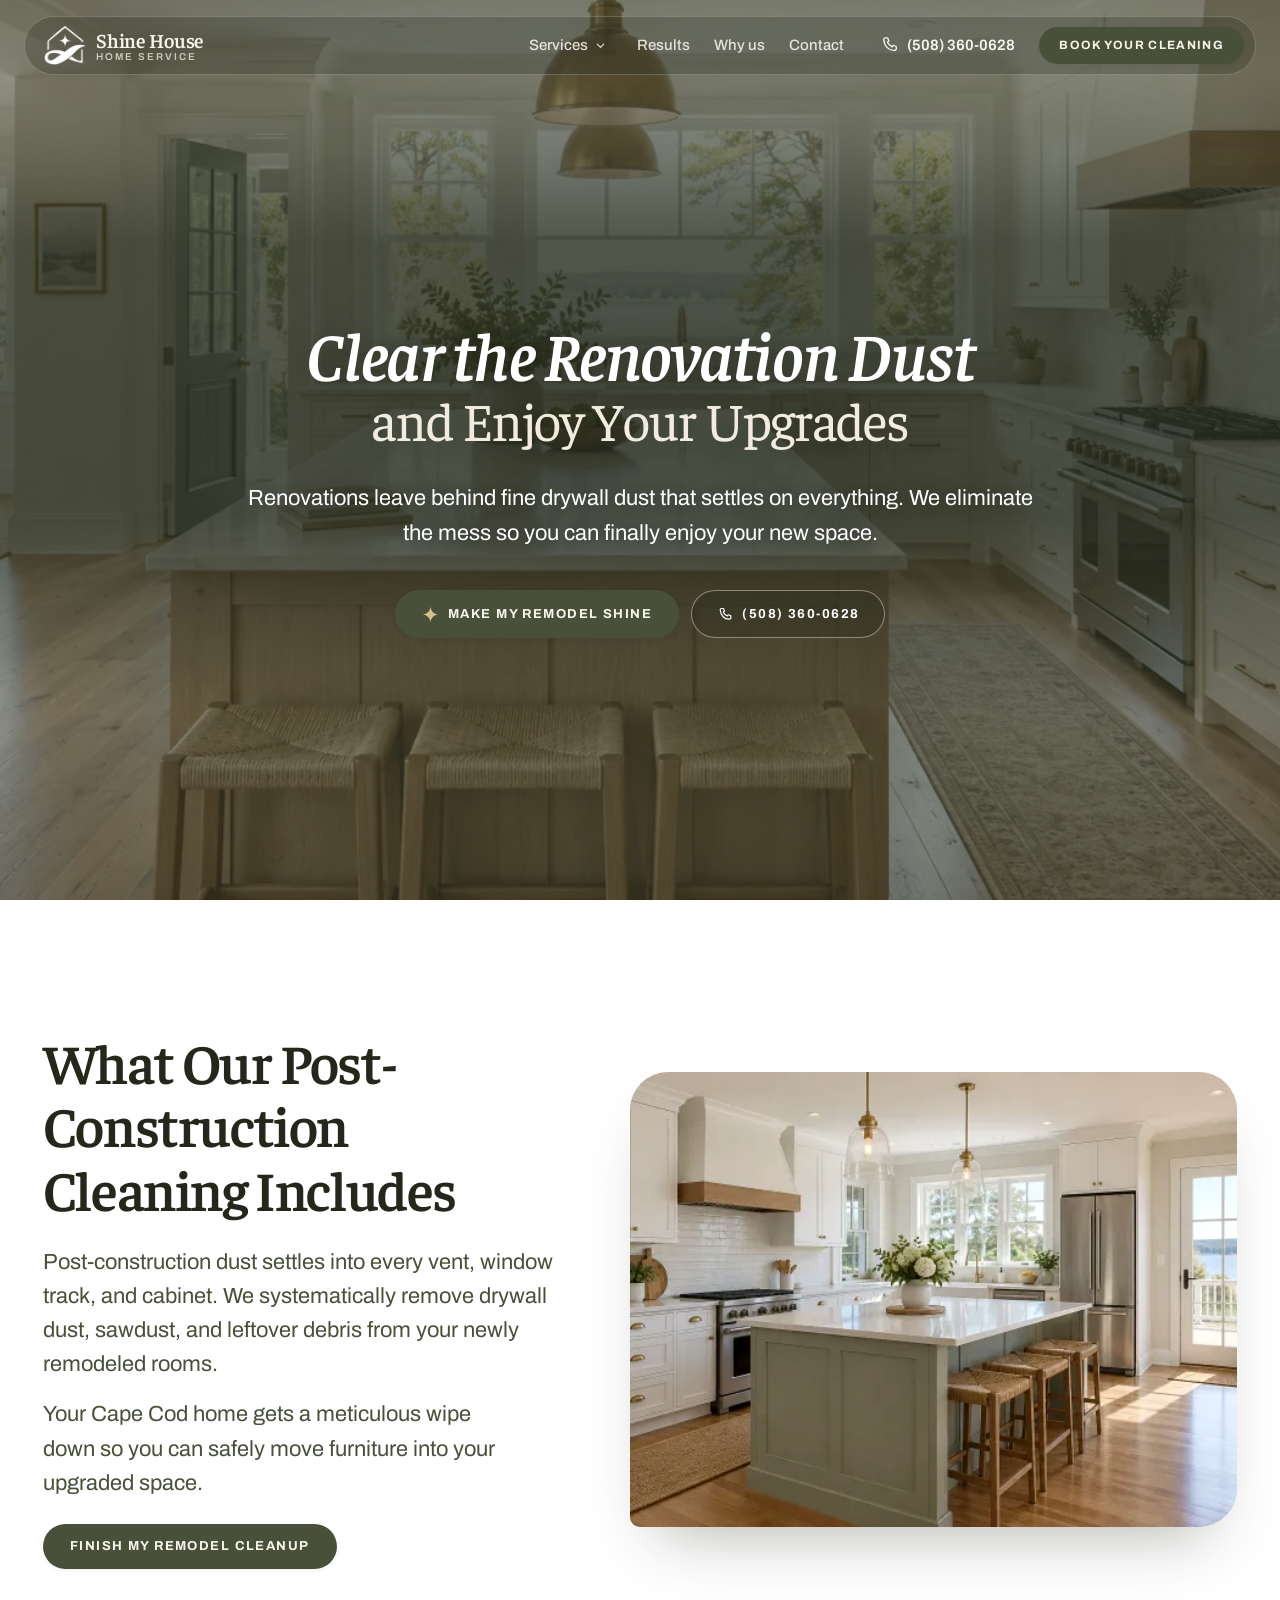
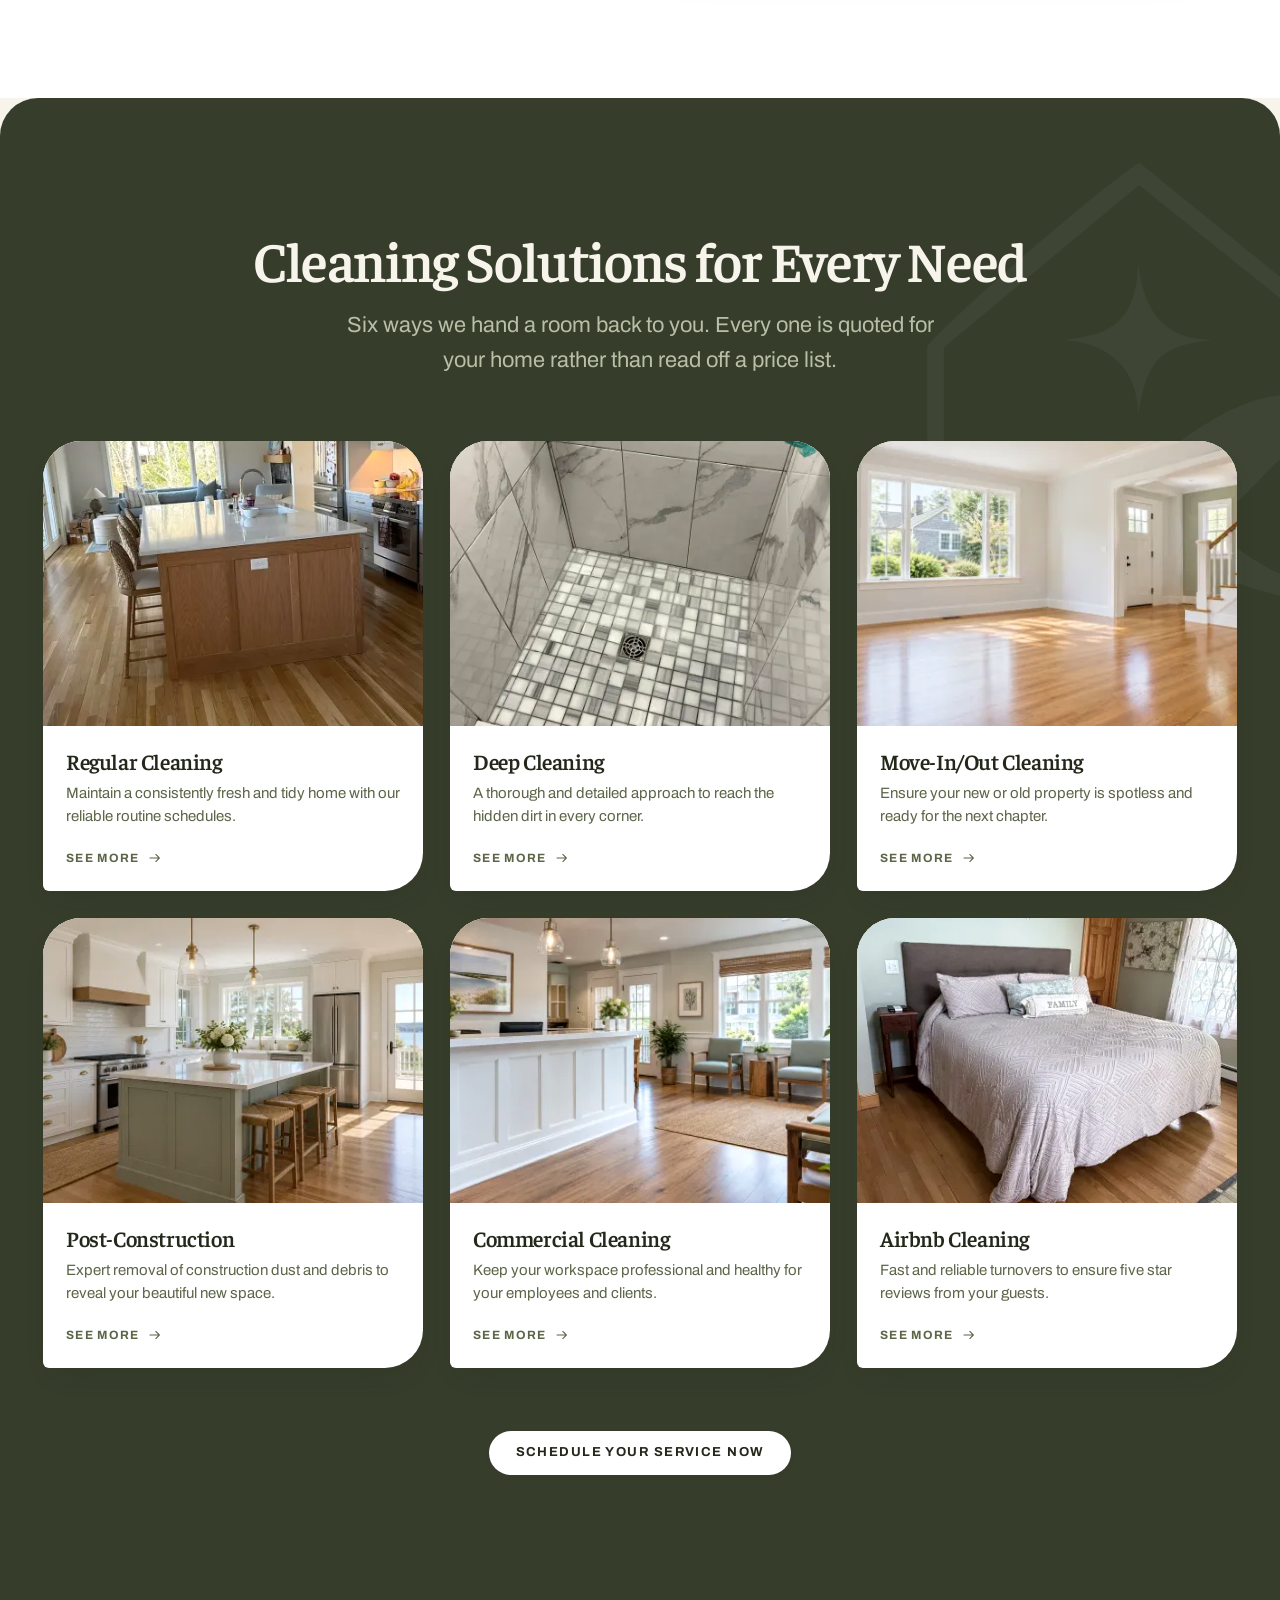
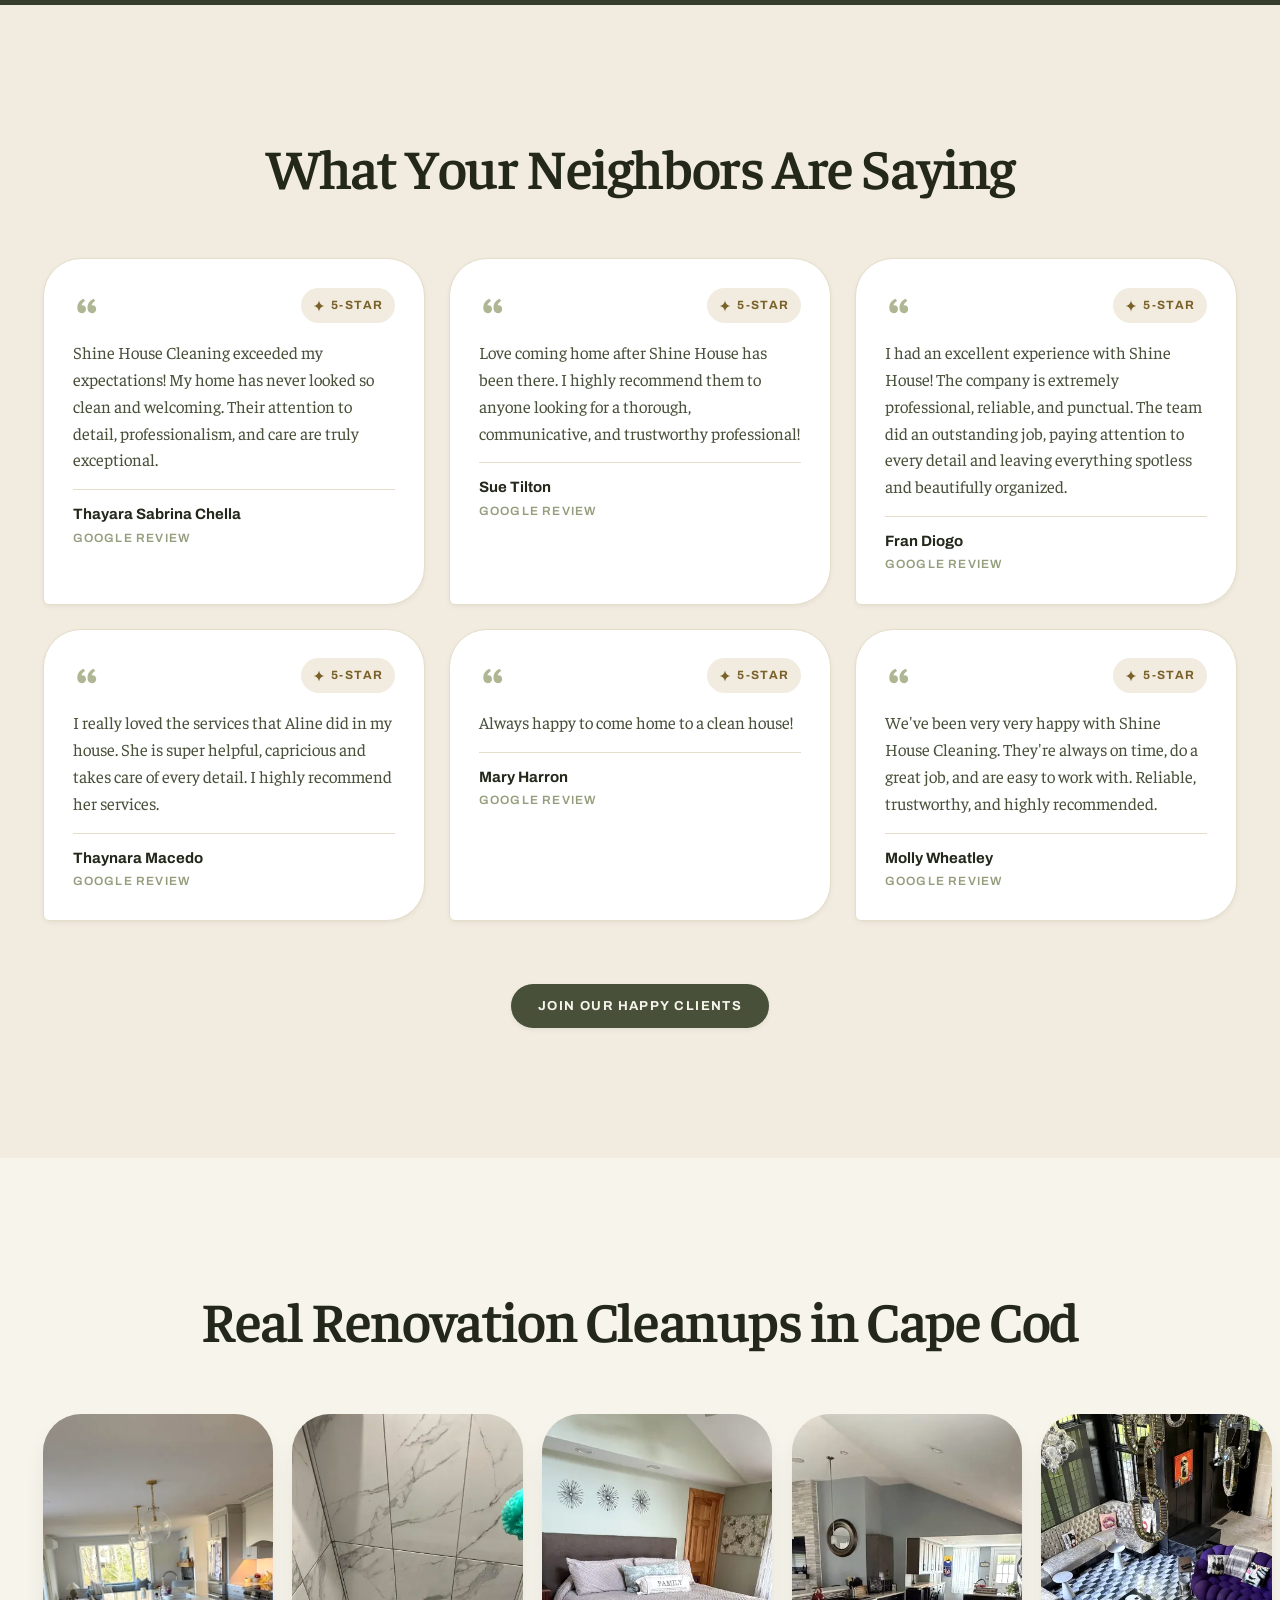
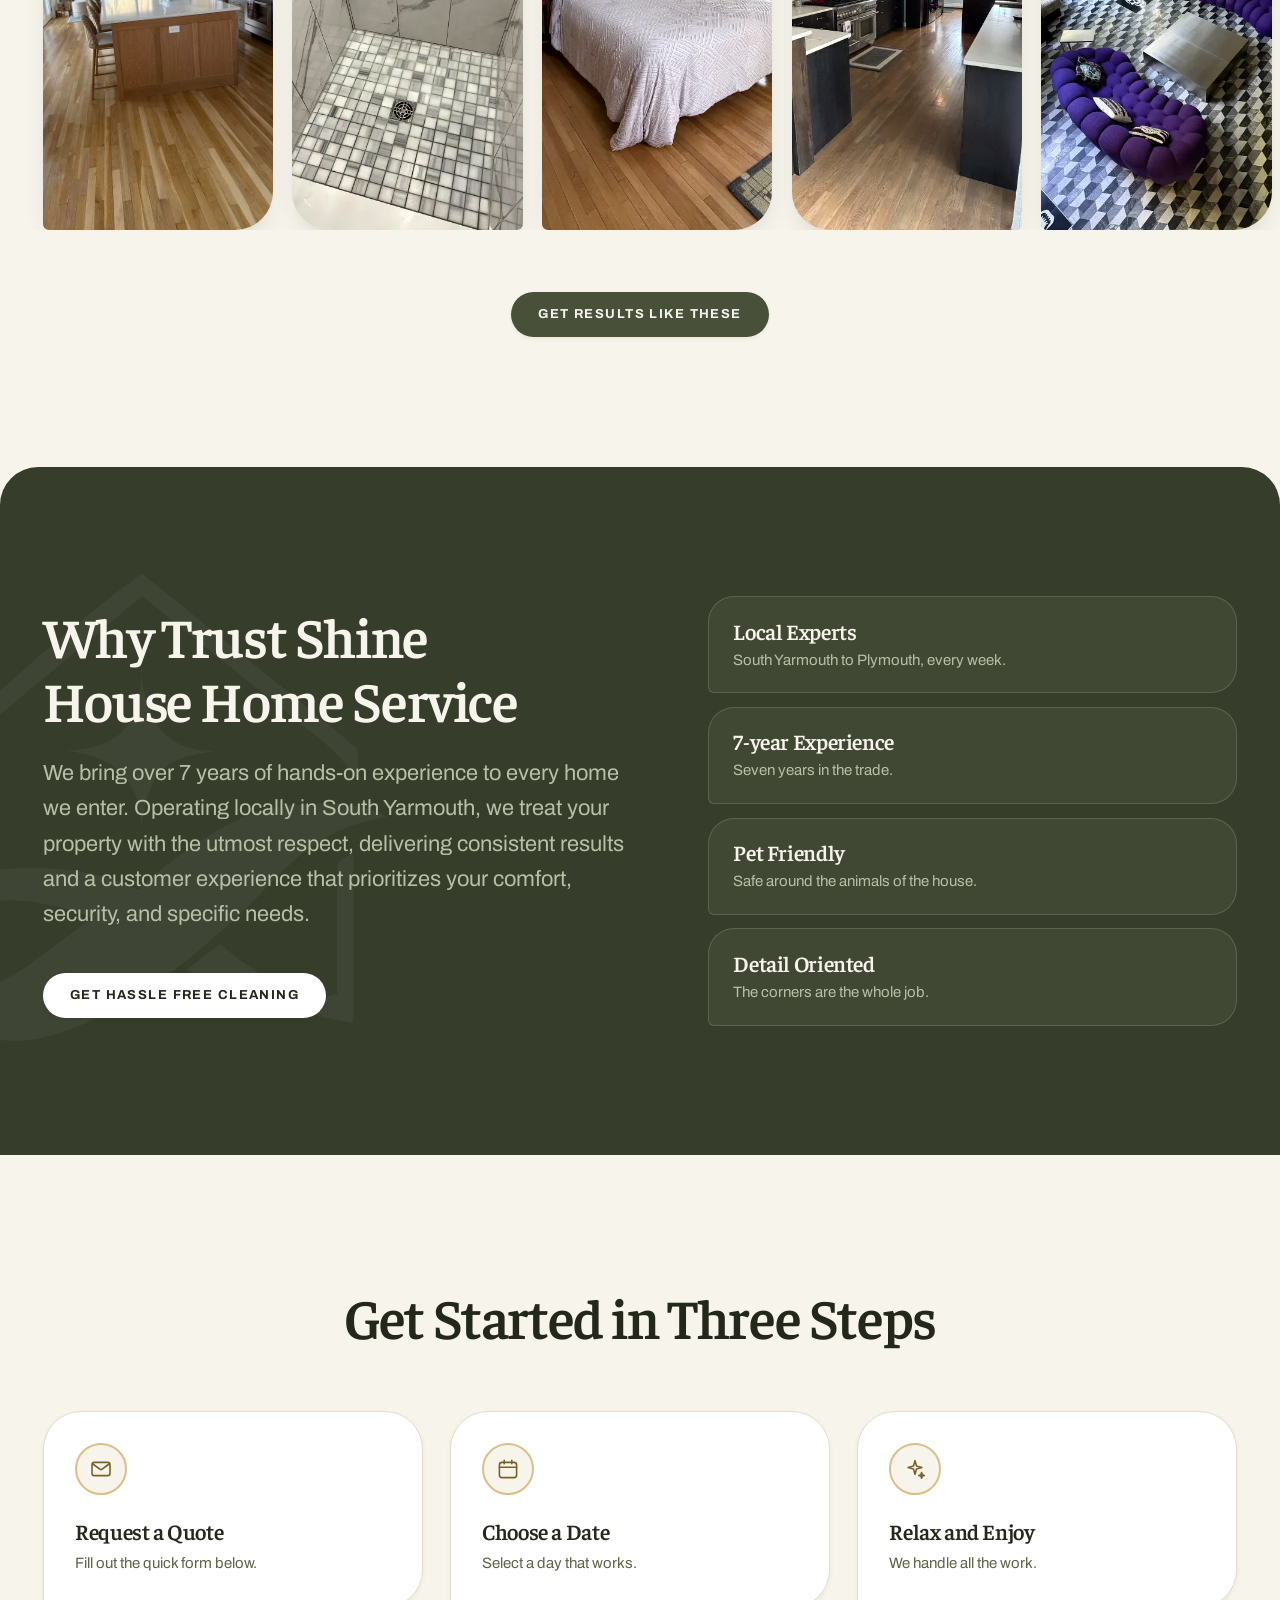
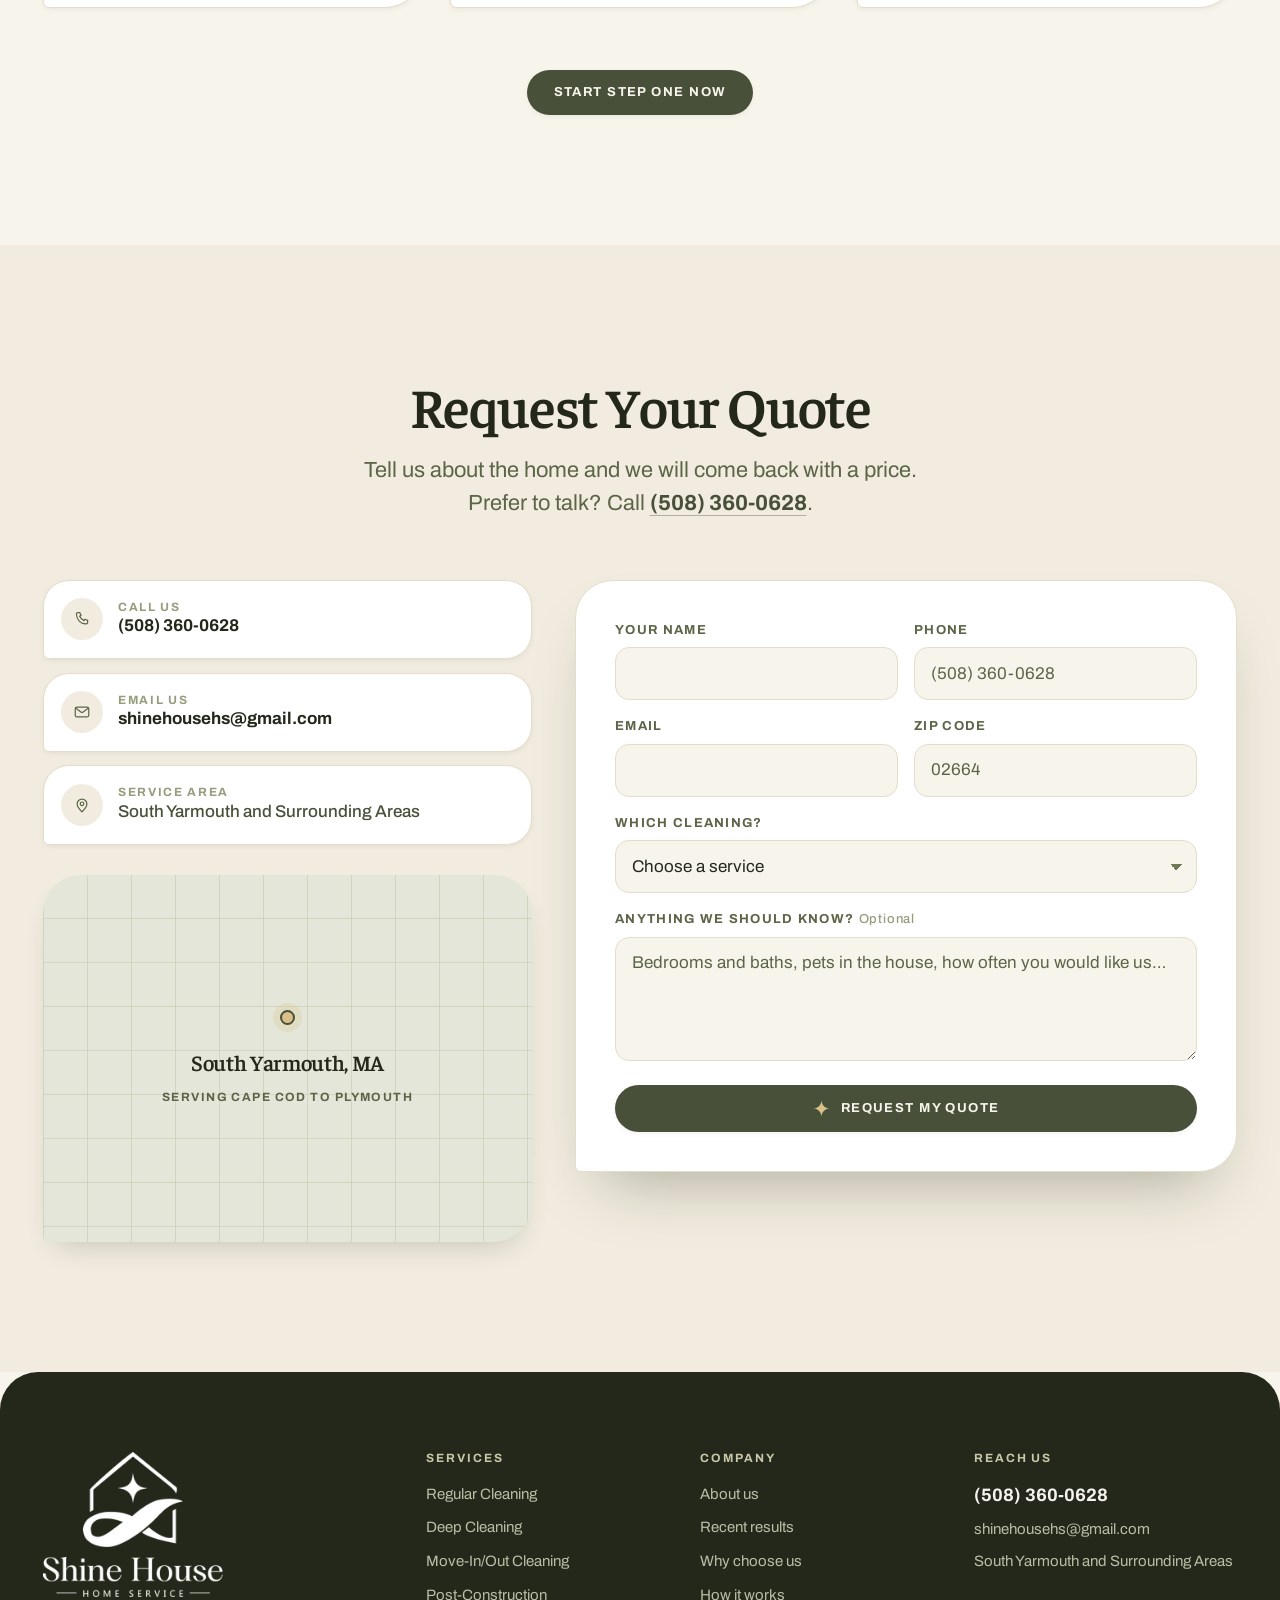
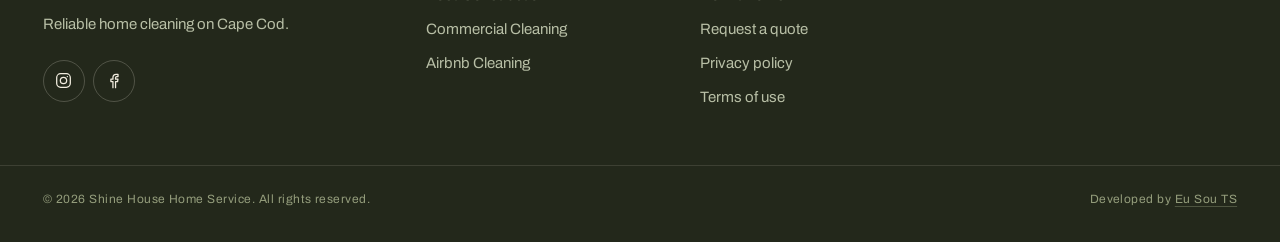
<file: post-construction-cleaning/index.html>
<!DOCTYPE html><html lang="en-US"><head><meta charset="utf-8"><meta name="viewport" content="width=device-width, initial-scale=1"><title>Post-Construction Cleaning in Cape Cod | Shine House Home Service</title><meta name="description" content="Post-construction cleaning for Cape Cod homes. We remove drywall dust, sawdust, leftover debris and fine renovation dust so you can enjoy your upgraded space."><meta name="author" content="Shine House Home Service"><meta name="robots" content="index,follow,max-image-preview:large,max-snippet:-1,max-video-preview:-1"><meta name="googlebot" content="index,follow,max-image-preview:large,max-snippet:-1,max-video-preview:-1"><link rel="canonical" href="https://shinehousehome.com/post-construction-cleaning/"><link rel="alternate" hreflang="en-US" href="https://shinehousehome.com/post-construction-cleaning/"><link rel="alternate" hreflang="x-default" href="https://shinehousehome.com/post-construction-cleaning/"><link rel="sitemap" type="application/xml" href="/sitemap.xml"><link rel="icon" type="image/png" sizes="32x32" href="../favicon-32.png"><link rel="apple-touch-icon" sizes="180x180" href="../favicon-180.png"><link rel="manifest" href="/site.webmanifest"><meta name="theme-color" content="#363D2B"><meta name="color-scheme" content="light"><meta property="og:type" content="website"><meta property="og:site_name" content="Shine House Home Service"><meta property="og:title" content="Post-Construction Cleaning in Cape Cod | Shine House Home Service"><meta property="og:description" content="Post-construction cleaning for Cape Cod homes. We remove drywall dust, sawdust, leftover debris and fine renovation dust so you can enjoy your upgraded space."><meta property="og:url" content="https://shinehousehome.com/post-construction-cleaning/"><meta property="og:locale" content="en_US"><meta property="og:image" content="https://shinehousehome.com/assets/hero-post-construction-cleaning-v2.webp"><meta property="og:image:secure_url" content="https://shinehousehome.com/assets/hero-post-construction-cleaning-v2.webp"><meta property="og:image:type" content="image/webp"><meta property="og:image:width" content="1672"><meta property="og:image:height" content="941"><meta property="og:image:alt" content="Illustrative view of a newly renovated kitchen with dust-free counters, cabinetry and floors."><meta name="twitter:card" content="summary_large_image"><meta name="twitter:title" content="Post-Construction Cleaning in Cape Cod | Shine House Home Service"><meta name="twitter:description" content="Post-construction cleaning for Cape Cod homes. We remove drywall dust, sawdust, leftover debris and fine renovation dust so you can enjoy your upgraded space."><meta name="twitter:image" content="https://shinehousehome.com/assets/hero-post-construction-cleaning-v2.webp"><meta name="twitter:image:alt" content="Illustrative view of a newly renovated kitchen with dust-free counters, cabinetry and floors."><script type="application/ld+json">{"@context":"https://schema.org","@graph":[{"@type":["LocalBusiness","HomeAndConstructionBusiness"],"@id":"https://shinehousehome.com/#business","name":"Shine House Home Service","alternateName":"Shine House","description":"Reliable home cleaning on Cape Cod.","url":"https://shinehousehome.com/","telephone":"(508) 360-0628","email":"shinehousehs@gmail.com","founder":{"@type":"Person","name":"Aline de Oliveira do Carmo"},"image":"https://shinehousehome.com/assets/hero-post-construction-cleaning-v2.webp","logo":"https://shinehousehome.com/assets/mark-olive.png","address":{"@type":"PostalAddress","streetAddress":"22 Winding Brook Rd","addressLocality":"South Yarmouth","addressRegion":"MA","postalCode":"02664","addressCountry":"US"},"areaServed":[{"@type":"City","name":"South Yarmouth, MA"},{"@type":"City","name":"Yarmouth Port, MA"},{"@type":"City","name":"Hyannis, MA"},{"@type":"City","name":"Barnstable, MA"},{"@type":"City","name":"Dennis, MA"},{"@type":"City","name":"Harwich, MA"},{"@type":"City","name":"Chatham, MA"},{"@type":"City","name":"Brewster, MA"},{"@type":"City","name":"Orleans, MA"},{"@type":"City","name":"Eastham, MA"},{"@type":"City","name":"Sandwich, MA"},{"@type":"City","name":"Mashpee, MA"},{"@type":"City","name":"Falmouth, MA"},{"@type":"City","name":"Bourne, MA"},{"@type":"City","name":"Plymouth, MA"}],"sameAs":["https://www.instagram.com/shinehouseservice/","https://www.facebook.com/shinehousehs/"],"contactPoint":{"@type":"ContactPoint","telephone":"(508) 360-0628","email":"shinehousehs@gmail.com","contactType":"customer service","areaServed":"US-MA","availableLanguage":"English"},"hasOfferCatalog":{"@type":"OfferCatalog","name":"Cleaning services","itemListElement":[{"@type":"Offer","itemOffered":{"@type":"Service","name":"Regular Cleaning","url":"https://shinehousehome.com/regular-cleaning/"}},{"@type":"Offer","itemOffered":{"@type":"Service","name":"Deep Cleaning","url":"https://shinehousehome.com/deep-cleaning/"}},{"@type":"Offer","itemOffered":{"@type":"Service","name":"Move-In/Out Cleaning","url":"https://shinehousehome.com/move-in-out-cleaning/"}},{"@type":"Offer","itemOffered":{"@type":"Service","name":"Post-Construction","url":"https://shinehousehome.com/post-construction-cleaning/"}},{"@type":"Offer","itemOffered":{"@type":"Service","name":"Commercial Cleaning","url":"https://shinehousehome.com/commercial-cleaning/"}},{"@type":"Offer","itemOffered":{"@type":"Service","name":"Airbnb Cleaning","url":"https://shinehousehome.com/airbnb-cleaning/"}}]}},{"@type":"WebSite","@id":"https://shinehousehome.com/#website","url":"https://shinehousehome.com/","name":"Shine House Home Service","inLanguage":"en-US","publisher":{"@id":"https://shinehousehome.com/#business"}},{"@type":"WebPage","@id":"https://shinehousehome.com/post-construction-cleaning/#webpage","url":"https://shinehousehome.com/post-construction-cleaning/","name":"Post-Construction Cleaning in Cape Cod | Shine House Home Service","description":"Post-construction cleaning for Cape Cod homes. We remove drywall dust, sawdust, leftover debris and fine renovation dust so you can enjoy your upgraded space.","inLanguage":"en-US","isPartOf":{"@id":"https://shinehousehome.com/#website"},"about":{"@id":"https://shinehousehome.com/#business"},"primaryImageOfPage":{"@type":"ImageObject","url":"https://shinehousehome.com/assets/hero-post-construction-cleaning-v2.webp","caption":"Illustrative view of a newly renovated kitchen with dust-free counters, cabinetry and floors."},"mainEntity":{"@id":"https://shinehousehome.com/post-construction-cleaning/#service"}},{"@type":"Service","@id":"https://shinehousehome.com/post-construction-cleaning/#service","name":"Post-Construction","description":"Post-construction cleaning for Cape Cod homes. We remove drywall dust, sawdust, leftover debris and fine renovation dust so you can enjoy your upgraded space.","url":"https://shinehousehome.com/post-construction-cleaning/","image":"https://shinehousehome.com/assets/hero-post-construction-cleaning-v2.webp","provider":{"@id":"https://shinehousehome.com/#business"},"areaServed":[{"@type":"City","name":"South Yarmouth, MA"},{"@type":"City","name":"Yarmouth Port, MA"},{"@type":"City","name":"Hyannis, MA"},{"@type":"City","name":"Barnstable, MA"},{"@type":"City","name":"Dennis, MA"},{"@type":"City","name":"Harwich, MA"},{"@type":"City","name":"Chatham, MA"},{"@type":"City","name":"Brewster, MA"},{"@type":"City","name":"Orleans, MA"},{"@type":"City","name":"Eastham, MA"},{"@type":"City","name":"Sandwich, MA"},{"@type":"City","name":"Mashpee, MA"},{"@type":"City","name":"Falmouth, MA"},{"@type":"City","name":"Bourne, MA"},{"@type":"City","name":"Plymouth, MA"}],"serviceType":"Post-Construction"},{"@type":"BreadcrumbList","@id":"https://shinehousehome.com/post-construction-cleaning/#breadcrumb","itemListElement":[{"@type":"ListItem","position":1,"name":"Home","item":"https://shinehousehome.com/"},{"@type":"ListItem","position":2,"name":"Post-Construction","item":"https://shinehousehome.com/post-construction-cleaning/"}]}]}</script><link rel="stylesheet" href="../css/styles.css"></head><body class="no-js"><script>document.body.classList.remove('no-js');</script><a class="skip-link" href="#main">Skip to content</a><header class="nav" data-nav><a class="nav__brand" href="#top" aria-label="Shine House Home Service, home"><span class="nav__mark"><img src="../assets/mark-white.webp" srcset="../assets/mark-white-96.webp 96w" alt loading="eager" decoding="async" width="573" height="538" class="nav__mark-img nav__mark-img--light"><img src="../assets/mark-olive-77.webp" srcset="../assets/mark-olive.webp 96w" alt loading="eager" decoding="async" width="573" height="538" class="nav__mark-img nav__mark-img--dark"></span><span class="nav__word"><span class="nav__word-1">Shine House</span><span class="nav__word-2 label">Home Service</span></span></a><nav class="nav__links" aria-label="Primary"><div class="drop" data-drop><button class="drop__trigger" type="button" aria-expanded="false" aria-controls="services-menu" data-drop-trigger>Services<span class="drop__chev" aria-hidden="true"><svg viewBox="0 0 24 24" width="13" height="13" fill="none" stroke="currentColor" stroke-width="2.2" stroke-linecap="round" stroke-linejoin="round"><path d="m6 9.5 6 6 6-6"></path></svg></span></button><div class="drop__menu" id="services-menu" data-drop-menu hidden><ul role="list"><li><a href="/regular-cleaning/"><span class="drop__name">Regular Cleaning</span><svg width="15" height="15" viewBox="0 0 24 24" fill="none" stroke="currentColor" stroke-width="1.6" stroke-linecap="round" stroke-linejoin="round" aria-hidden="true" focusable="false"><path d="M4.5 12h14m0 0-5.3-5.3M18.5 12l-5.3 5.3"></path></svg></a></li><li><a href="/deep-cleaning/"><span class="drop__name">Deep Cleaning</span><svg width="15" height="15" viewBox="0 0 24 24" fill="none" stroke="currentColor" stroke-width="1.6" stroke-linecap="round" stroke-linejoin="round" aria-hidden="true" focusable="false"><path d="M4.5 12h14m0 0-5.3-5.3M18.5 12l-5.3 5.3"></path></svg></a></li><li><a href="/move-in-out-cleaning/"><span class="drop__name">Move-In/Out Cleaning</span><svg width="15" height="15" viewBox="0 0 24 24" fill="none" stroke="currentColor" stroke-width="1.6" stroke-linecap="round" stroke-linejoin="round" aria-hidden="true" focusable="false"><path d="M4.5 12h14m0 0-5.3-5.3M18.5 12l-5.3 5.3"></path></svg></a></li><li><a href="/post-construction-cleaning/"><span class="drop__name">Post-Construction</span><svg width="15" height="15" viewBox="0 0 24 24" fill="none" stroke="currentColor" stroke-width="1.6" stroke-linecap="round" stroke-linejoin="round" aria-hidden="true" focusable="false"><path d="M4.5 12h14m0 0-5.3-5.3M18.5 12l-5.3 5.3"></path></svg></a></li><li><a href="/commercial-cleaning/"><span class="drop__name">Commercial Cleaning</span><svg width="15" height="15" viewBox="0 0 24 24" fill="none" stroke="currentColor" stroke-width="1.6" stroke-linecap="round" stroke-linejoin="round" aria-hidden="true" focusable="false"><path d="M4.5 12h14m0 0-5.3-5.3M18.5 12l-5.3 5.3"></path></svg></a></li><li><a href="/airbnb-cleaning/"><span class="drop__name">Airbnb Cleaning</span><svg width="15" height="15" viewBox="0 0 24 24" fill="none" stroke="currentColor" stroke-width="1.6" stroke-linecap="round" stroke-linejoin="round" aria-hidden="true" focusable="false"><path d="M4.5 12h14m0 0-5.3-5.3M18.5 12l-5.3 5.3"></path></svg></a></li></ul></div></div><a class="nav__link" href="#work">Results</a><a class="nav__link" href="#why">Why us</a><a class="nav__link" href="#quote">Contact</a></nav><div class="nav__actions"><a class="nav__phone" href="tel:+15083600628"><svg width="20" height="20" viewBox="0 0 24 24" fill="none" stroke="currentColor" stroke-width="1.6" stroke-linecap="round" stroke-linejoin="round" aria-hidden="true" focusable="false"><path d="M6.2 3.5h3l1.5 3.7-1.9 1.2a12.4 12.4 0 0 0 5.8 5.8l1.2-1.9 3.7 1.5v3a1.7 1.7 0 0 1-1.9 1.7C10.4 18.9 5.1 13.6 4.5 5.4a1.7 1.7 0 0 1 1.7-1.9Z"></path></svg><span class="tnum">(508) 360-0628</span></a><a class="btn btn--primary btn--md nav__cta" href="#quote" data-service="post-construction-cleaning"><span class="btn__label">Book your cleaning</span></a><button class="nav__toggle" type="button" aria-expanded="false" aria-controls="nav-panel" data-nav-toggle><span class="visually-hidden">Menu</span><span class="nav__toggle-open"><svg width="22" height="22" viewBox="0 0 24 24" fill="none" stroke="currentColor" stroke-width="1.6" stroke-linecap="round" stroke-linejoin="round" aria-hidden="true" focusable="false"><path d="M4 7.5h16M4 16.5h16"></path></svg></span><span class="nav__toggle-close"><svg width="22" height="22" viewBox="0 0 24 24" fill="none" stroke="currentColor" stroke-width="1.6" stroke-linecap="round" stroke-linejoin="round" aria-hidden="true" focusable="false"><path d="M6.3 6.3l11.4 11.4M17.7 6.3 6.3 17.7"></path></svg></span></button></div></header><div class="panel" id="nav-panel" data-nav-panel hidden><nav class="panel__links" aria-label="Primary, mobile"><div class="panel__group" data-panel-group><button class="panel__row panel__row--trigger" type="button" aria-expanded="false" aria-controls="panel-services" data-panel-trigger>Services<span class="panel__chev" aria-hidden="true"><svg viewBox="0 0 24 24" width="18" height="18" fill="none" stroke="currentColor" stroke-width="2" stroke-linecap="round" stroke-linejoin="round"><path d="m6 9.5 6 6 6-6"></path></svg></span></button><ul class="panel__sub" id="panel-services" role="list" hidden><li><a href="/regular-cleaning/">Regular Cleaning</a></li><li><a href="/deep-cleaning/">Deep Cleaning</a></li><li><a href="/move-in-out-cleaning/">Move-In/Out Cleaning</a></li><li><a href="/post-construction-cleaning/">Post-Construction</a></li><li><a href="/commercial-cleaning/">Commercial Cleaning</a></li><li><a href="/airbnb-cleaning/">Airbnb Cleaning</a></li></ul></div><a class="panel__row" href="#work">Results<svg width="18" height="18" viewBox="0 0 24 24" fill="none" stroke="currentColor" stroke-width="1.6" stroke-linecap="round" stroke-linejoin="round" aria-hidden="true" focusable="false"><path d="M4.5 12h14m0 0-5.3-5.3M18.5 12l-5.3 5.3"></path></svg></a><a class="panel__row" href="#why">Why us<svg width="18" height="18" viewBox="0 0 24 24" fill="none" stroke="currentColor" stroke-width="1.6" stroke-linecap="round" stroke-linejoin="round" aria-hidden="true" focusable="false"><path d="M4.5 12h14m0 0-5.3-5.3M18.5 12l-5.3 5.3"></path></svg></a><a class="panel__row" href="#quote">Contact<svg width="18" height="18" viewBox="0 0 24 24" fill="none" stroke="currentColor" stroke-width="1.6" stroke-linecap="round" stroke-linejoin="round" aria-hidden="true" focusable="false"><path d="M4.5 12h14m0 0-5.3-5.3M18.5 12l-5.3 5.3"></path></svg></a></nav><div class="panel__foot"><a class="panel__phone" href="tel:+15083600628"><svg width="18" height="18" viewBox="0 0 24 24" fill="none" stroke="currentColor" stroke-width="1.6" stroke-linecap="round" stroke-linejoin="round" aria-hidden="true" focusable="false"><path d="M6.2 3.5h3l1.5 3.7-1.9 1.2a12.4 12.4 0 0 0 5.8 5.8l1.2-1.9 3.7 1.5v3a1.7 1.7 0 0 1-1.9 1.7C10.4 18.9 5.1 13.6 4.5 5.4a1.7 1.7 0 0 1 1.7-1.9Z"></path></svg><span class="tnum">(508) 360-0628</span></a><a class="btn btn--primary btn--lg panel__cta" href="#quote" data-service="post-construction-cleaning"><span class="btn__label">Book your cleaning</span></a></div></div><main id="main"><section class="hero" id="top"><div class="hero__media" data-hero-media><img src="../assets/hero-post-construction-cleaning-v2-1672.webp" srcset="../assets/hero-post-construction-cleaning-v2-900.webp 900w, ../assets/hero-post-construction-cleaning-v2-1400.webp 1400w, ../assets/hero-post-construction-cleaning-v2-1672.webp 1672w" alt="Illustrative view of a newly renovated kitchen with dust-free counters, cabinetry and floors." sizes="100vw" loading="eager" fetchpriority="high" style="--hero-position:50% 53%" data-hero-img="true" decoding="async" width="1672" height="941" class="hero__img"><div class="hero__scrim" aria-hidden="true"></div></div><div class="hero__stack"><h1 class="hero__title"><em class="hero__title-main">Clear the Renovation Dust</em><span class="hero__title-sub">and Enjoy Your Upgrades</span></h1><p class="hero__lead">Renovations leave behind fine drywall dust that settles on everything. We eliminate the mess so you can finally enjoy your new space.</p><div class="hero__actions"><a class="btn btn--primary btn--lg" href="#quote" data-service="post-construction-cleaning"><span class="btn__mark"><svg width="17" height="17" viewBox="0 0 24 24" fill="currentColor" stroke="none" stroke-width="1.6" stroke-linecap="round" stroke-linejoin="round" aria-hidden="true" focusable="false"><path d="M12 1c.62 6.2 4.8 10.38 11 11-6.2.62-10.38 4.8-11 11-.62-6.2-4.8-10.38-11-11 6.2-.62 10.38-4.8 11-11Z"></path></svg></span><span class="btn__label">Make my remodel shine</span></a><a class="hero__call" href="tel:+15083600628"><svg width="17" height="17" viewBox="0 0 24 24" fill="none" stroke="currentColor" stroke-width="1.6" stroke-linecap="round" stroke-linejoin="round" aria-hidden="true" focusable="false"><path d="M6.2 3.5h3l1.5 3.7-1.9 1.2a12.4 12.4 0 0 0 5.8 5.8l1.2-1.9 3.7 1.5v3a1.7 1.7 0 0 1-1.9 1.7C10.4 18.9 5.1 13.6 4.5 5.4a1.7 1.7 0 0 1 1.7-1.9Z"></path></svg><span class="tnum">(508) 360-0628</span></a></div></div></section><section class="regular-about section" id="about"><div class="wrap regular-about__grid"><div class="regular-about__text"><h2 class="regular-about__title" data-rise>What Our Post-Construction Cleaning Includes</h2><div class="regular-about__body" data-rise style="--rise-delay:90ms"><p>Post-construction dust settles into every vent, window track, and cabinet. We systematically remove drywall dust, sawdust, and leftover debris from your newly remodeled rooms.</p><p>Your Cape Cod home gets a meticulous wipe down so you can safely move furniture into your upgraded space.</p></div><div class="regular-about__cta" data-rise style="--rise-delay:180ms"><a class="btn btn--primary btn--lg" href="#quote" data-service="post-construction-cleaning"><span class="btn__label">Finish my remodel cleanup</span></a></div></div><figure class="regular-about__plate" data-rise style="--rise-delay:120ms; --rise-y:26px"><img src="../assets/service-construction-96.webp" srcset="../assets/service-construction-560.webp 560w, ../assets/service-construction.webp 900w, ../assets/service-construction-1200.webp 1200w" alt="A freshly finished kitchen with a clean island, white cabinetry and polished floors." sizes="(max-width: 900px) 92vw, 42vw" loading="lazy" decoding="async" width="1536" height="1024" class="regular-about__img"></figure></div></section><section class="services section band-poche" id="services"><div class="mark mark--right" style="--mark-size:clamp(18rem, 14rem + 22vw, 34rem); --mark-opacity:0.045; --mark-top:20%;" aria-hidden="true"><img src="../assets/mark-white.webp" srcset="../assets/mark-white-420.webp 420w, ../assets/mark-white.webp 573w" alt sizes="34rem" loading="lazy" decoding="async" width="573" height="538" class="mark__img"></div><div class="wrap"><header class="services__head"><h2 data-rise>Cleaning Solutions for Every Need</h2><p class="services__note" data-rise style="--rise-delay:80ms">Six ways we hand a room back to you. Every one is quoted for your home rather than read off a price list.</p></header><ul class="services__grid" role="list"><li class="card" data-rise style="--rise-delay:60ms"><a class="card__link" href="/regular-cleaning/"><div class="card__media"><img src="../assets/service-regular-900.webp" srcset="../assets/service-regular-420.webp 420w, ../assets/service-regular.webp 700w, ../assets/service-regular-900.webp 900w" alt="A clean residential kitchen with appliances, counters and floors in order." sizes="(max-width: 700px) 92vw, (max-width: 1080px) 44vw, 30vw" style="--image-position:48% 58%" loading="lazy" decoding="async" width="900" height="1600" class="card__img"></div><div class="card__body"><h3 class="card__title">Regular Cleaning</h3><p class="card__text">Maintain a consistently fresh and tidy home with our reliable routine schedules.</p><span class="card__action">See more <svg width="16" height="16" viewBox="0 0 24 24" fill="none" stroke="currentColor" stroke-width="1.6" stroke-linecap="round" stroke-linejoin="round" aria-hidden="true" focusable="false"><path d="M4.5 12h14m0 0-5.3-5.3M18.5 12l-5.3 5.3"></path></svg></span></div></a></li><li class="card" data-rise style="--rise-delay:130ms"><a class="card__link" href="/deep-cleaning/"><div class="card__media"><img src="../assets/service-deep-103.webp" srcset="../assets/service-deep.webp 420w, ../assets/service-deep-700.webp 700w, ../assets/service-deep-1000.webp 1000w" alt="A tiled shower with clean marble-look walls, mosaic floor and drain." sizes="(max-width: 700px) 92vw, (max-width: 1080px) 44vw, 30vw" style="--image-position:50% 70%" loading="lazy" decoding="async" width="1200" height="1600" class="card__img"></div><div class="card__body"><h3 class="card__title">Deep Cleaning</h3><p class="card__text">A thorough and detailed approach to reach the hidden dirt in every corner.</p><span class="card__action">See more <svg width="16" height="16" viewBox="0 0 24 24" fill="none" stroke="currentColor" stroke-width="1.6" stroke-linecap="round" stroke-linejoin="round" aria-hidden="true" focusable="false"><path d="M4.5 12h14m0 0-5.3-5.3M18.5 12l-5.3 5.3"></path></svg></span></div></a></li><li class="card" data-rise style="--rise-delay:200ms"><a class="card__link" href="/move-in-out-cleaning/"><div class="card__media"><img src="../assets/service-move-106.webp" srcset="../assets/service-move-420.webp 420w, ../assets/service-move-700.webp 700w, ../assets/service-move-1000.webp 1000w" alt="A clean empty living room with polished wood floors and daylight through large windows." sizes="(max-width: 700px) 92vw, (max-width: 1080px) 44vw, 30vw" style="--image-position:50% 52%" loading="lazy" decoding="async" width="1511" height="1041" class="card__img"></div><div class="card__body"><h3 class="card__title">Move-In/Out Cleaning</h3><p class="card__text">Ensure your new or old property is spotless and ready for the next chapter.</p><span class="card__action">See more <svg width="16" height="16" viewBox="0 0 24 24" fill="none" stroke="currentColor" stroke-width="1.6" stroke-linecap="round" stroke-linejoin="round" aria-hidden="true" focusable="false"><path d="M4.5 12h14m0 0-5.3-5.3M18.5 12l-5.3 5.3"></path></svg></span></div></a></li><li class="card" data-rise style="--rise-delay:270ms"><a class="card__link" href="/post-construction-cleaning/"><div class="card__media"><img src="../assets/service-construction-96.webp" srcset="../assets/service-construction-420.webp 420w, ../assets/service-construction-700.webp 700w, ../assets/service-construction-1000.webp 1000w" alt="A freshly finished kitchen with a clean island, white cabinetry and polished floors." sizes="(max-width: 700px) 92vw, (max-width: 1080px) 44vw, 30vw" style="--image-position:50% 56%" loading="lazy" decoding="async" width="1536" height="1024" class="card__img"></div><div class="card__body"><h3 class="card__title">Post-Construction</h3><p class="card__text">Expert removal of construction dust and debris to reveal your beautiful new space.</p><span class="card__action">See more <svg width="16" height="16" viewBox="0 0 24 24" fill="none" stroke="currentColor" stroke-width="1.6" stroke-linecap="round" stroke-linejoin="round" aria-hidden="true" focusable="false"><path d="M4.5 12h14m0 0-5.3-5.3M18.5 12l-5.3 5.3"></path></svg></span></div></a></li><li class="card" data-rise style="--rise-delay:340ms"><a class="card__link" href="/commercial-cleaning/"><div class="card__media"><img src="../assets/service-commercial-90.webp" srcset="../assets/service-commercial-420.webp 420w, ../assets/service-commercial.webp 700w, ../assets/service-commercial-1000.webp 1000w" alt="A tidy small office reception area with clean floors, desks and counters." sizes="(max-width: 700px) 92vw, (max-width: 1080px) 44vw, 30vw" style="--image-position:52% 56%" loading="lazy" decoding="async" width="1536" height="1024" class="card__img"></div><div class="card__body"><h3 class="card__title">Commercial Cleaning</h3><p class="card__text">Keep your workspace professional and healthy for your employees and clients.</p><span class="card__action">See more <svg width="16" height="16" viewBox="0 0 24 24" fill="none" stroke="currentColor" stroke-width="1.6" stroke-linecap="round" stroke-linejoin="round" aria-hidden="true" focusable="false"><path d="M4.5 12h14m0 0-5.3-5.3M18.5 12l-5.3 5.3"></path></svg></span></div></a></li><li class="card" data-rise style="--rise-delay:410ms"><a class="card__link" href="/airbnb-cleaning/"><div class="card__media"><img src="../assets/service-airbnb-1350.webp" srcset="../assets/service-airbnb.webp 420w, ../assets/service-airbnb-700.webp 700w, ../assets/service-airbnb-1000.webp 1000w" alt="A guest bedroom made with clean bedding and bedside tables ready for arrival." sizes="(max-width: 700px) 92vw, (max-width: 1080px) 44vw, 30vw" style="--image-position:50% 54%" loading="lazy" decoding="async" width="1350" height="1800" class="card__img"></div><div class="card__body"><h3 class="card__title">Airbnb Cleaning</h3><p class="card__text">Fast and reliable turnovers to ensure five star reviews from your guests.</p><span class="card__action">See more <svg width="16" height="16" viewBox="0 0 24 24" fill="none" stroke="currentColor" stroke-width="1.6" stroke-linecap="round" stroke-linejoin="round" aria-hidden="true" focusable="false"><path d="M4.5 12h14m0 0-5.3-5.3M18.5 12l-5.3 5.3"></path></svg></span></div></a></li></ul><div class="services__cta" data-rise><a class="btn btn--onDark btn--lg" href="#quote"><span class="btn__label">Schedule your service now</span></a></div></div></section><section class="reviews section band-sand" id="reviews"><div class="wrap"><header class="reviews__head"><h2 data-rise>What Your Neighbors Are Saying</h2></header><ul class="reviews__grid" role="list"><li class="review" data-rise style="--rise-delay:60ms"><div class="review__top"><span class="review__mark" aria-hidden="true"><svg width="26" height="26" viewBox="0 0 24 24" fill="currentColor" stroke="none" stroke-width="1.6" stroke-linecap="round" stroke-linejoin="round" aria-hidden="true" focusable="false"><path d="M9.6 5.4c-3.5 1.5-5.6 4.4-5.6 8.2 0 3 1.7 5 4.2 5 2.2 0 3.8-1.6 3.8-3.7 0-2-1.4-3.5-3.3-3.5-.4 0-.8.1-1 .2.4-1.9 1.7-3.4 3.5-4.3l-1.6-1.9Zm9.4 0c-3.5 1.5-5.6 4.4-5.6 8.2 0 3 1.7 5 4.2 5 2.2 0 3.8-1.6 3.8-3.7 0-2-1.4-3.5-3.3-3.5-.4 0-.8.1-1 .2.4-1.9 1.7-3.4 3.5-4.3L19 5.4Z"></path></svg></span><span class="review__rating" aria-label="5-star Google review"><svg width="12" height="12" viewBox="0 0 24 24" fill="currentColor" stroke="none" stroke-width="1.6" stroke-linecap="round" stroke-linejoin="round" aria-hidden="true" focusable="false"><path d="M12 1c.62 6.2 4.8 10.38 11 11-6.2.62-10.38 4.8-11 11-.62-6.2-4.8-10.38-11-11 6.2-.62 10.38-4.8 11-11Z"></path></svg><span>5-star</span></span></div><blockquote class="review__text">Shine House Cleaning exceeded my expectations! My home has never looked so clean and welcoming. Their attention to detail, professionalism, and care are truly exceptional.</blockquote><footer class="review__by"><span class="review__name">Thayara Sabrina Chella</span><span class="review__source">Google review</span></footer></li><li class="review" data-rise style="--rise-delay:140ms"><div class="review__top"><span class="review__mark" aria-hidden="true"><svg width="26" height="26" viewBox="0 0 24 24" fill="currentColor" stroke="none" stroke-width="1.6" stroke-linecap="round" stroke-linejoin="round" aria-hidden="true" focusable="false"><path d="M9.6 5.4c-3.5 1.5-5.6 4.4-5.6 8.2 0 3 1.7 5 4.2 5 2.2 0 3.8-1.6 3.8-3.7 0-2-1.4-3.5-3.3-3.5-.4 0-.8.1-1 .2.4-1.9 1.7-3.4 3.5-4.3l-1.6-1.9Zm9.4 0c-3.5 1.5-5.6 4.4-5.6 8.2 0 3 1.7 5 4.2 5 2.2 0 3.8-1.6 3.8-3.7 0-2-1.4-3.5-3.3-3.5-.4 0-.8.1-1 .2.4-1.9 1.7-3.4 3.5-4.3L19 5.4Z"></path></svg></span><span class="review__rating" aria-label="5-star Google review"><svg width="12" height="12" viewBox="0 0 24 24" fill="currentColor" stroke="none" stroke-width="1.6" stroke-linecap="round" stroke-linejoin="round" aria-hidden="true" focusable="false"><path d="M12 1c.62 6.2 4.8 10.38 11 11-6.2.62-10.38 4.8-11 11-.62-6.2-4.8-10.38-11-11 6.2-.62 10.38-4.8 11-11Z"></path></svg><span>5-star</span></span></div><blockquote class="review__text">Love coming home after Shine House has been there. I highly recommend them to anyone looking for a thorough, communicative, and trustworthy professional!</blockquote><footer class="review__by"><span class="review__name">Sue Tilton</span><span class="review__source">Google review</span></footer></li><li class="review" data-rise style="--rise-delay:220ms"><div class="review__top"><span class="review__mark" aria-hidden="true"><svg width="26" height="26" viewBox="0 0 24 24" fill="currentColor" stroke="none" stroke-width="1.6" stroke-linecap="round" stroke-linejoin="round" aria-hidden="true" focusable="false"><path d="M9.6 5.4c-3.5 1.5-5.6 4.4-5.6 8.2 0 3 1.7 5 4.2 5 2.2 0 3.8-1.6 3.8-3.7 0-2-1.4-3.5-3.3-3.5-.4 0-.8.1-1 .2.4-1.9 1.7-3.4 3.5-4.3l-1.6-1.9Zm9.4 0c-3.5 1.5-5.6 4.4-5.6 8.2 0 3 1.7 5 4.2 5 2.2 0 3.8-1.6 3.8-3.7 0-2-1.4-3.5-3.3-3.5-.4 0-.8.1-1 .2.4-1.9 1.7-3.4 3.5-4.3L19 5.4Z"></path></svg></span><span class="review__rating" aria-label="5-star Google review"><svg width="12" height="12" viewBox="0 0 24 24" fill="currentColor" stroke="none" stroke-width="1.6" stroke-linecap="round" stroke-linejoin="round" aria-hidden="true" focusable="false"><path d="M12 1c.62 6.2 4.8 10.38 11 11-6.2.62-10.38 4.8-11 11-.62-6.2-4.8-10.38-11-11 6.2-.62 10.38-4.8 11-11Z"></path></svg><span>5-star</span></span></div><blockquote class="review__text">I had an excellent experience with Shine House! The company is extremely professional, reliable, and punctual. The team did an outstanding job, paying attention to every detail and leaving everything spotless and beautifully organized.</blockquote><footer class="review__by"><span class="review__name">Fran Diogo</span><span class="review__source">Google review</span></footer></li><li class="review" data-rise style="--rise-delay:300ms"><div class="review__top"><span class="review__mark" aria-hidden="true"><svg width="26" height="26" viewBox="0 0 24 24" fill="currentColor" stroke="none" stroke-width="1.6" stroke-linecap="round" stroke-linejoin="round" aria-hidden="true" focusable="false"><path d="M9.6 5.4c-3.5 1.5-5.6 4.4-5.6 8.2 0 3 1.7 5 4.2 5 2.2 0 3.8-1.6 3.8-3.7 0-2-1.4-3.5-3.3-3.5-.4 0-.8.1-1 .2.4-1.9 1.7-3.4 3.5-4.3l-1.6-1.9Zm9.4 0c-3.5 1.5-5.6 4.4-5.6 8.2 0 3 1.7 5 4.2 5 2.2 0 3.8-1.6 3.8-3.7 0-2-1.4-3.5-3.3-3.5-.4 0-.8.1-1 .2.4-1.9 1.7-3.4 3.5-4.3L19 5.4Z"></path></svg></span><span class="review__rating" aria-label="5-star Google review"><svg width="12" height="12" viewBox="0 0 24 24" fill="currentColor" stroke="none" stroke-width="1.6" stroke-linecap="round" stroke-linejoin="round" aria-hidden="true" focusable="false"><path d="M12 1c.62 6.2 4.8 10.38 11 11-6.2.62-10.38 4.8-11 11-.62-6.2-4.8-10.38-11-11 6.2-.62 10.38-4.8 11-11Z"></path></svg><span>5-star</span></span></div><blockquote class="review__text">I really loved the services that Aline did in my house. She is super helpful, capricious and takes care of every detail. I highly recommend her services.</blockquote><footer class="review__by"><span class="review__name">Thaynara Macedo</span><span class="review__source">Google review</span></footer></li><li class="review" data-rise style="--rise-delay:380ms"><div class="review__top"><span class="review__mark" aria-hidden="true"><svg width="26" height="26" viewBox="0 0 24 24" fill="currentColor" stroke="none" stroke-width="1.6" stroke-linecap="round" stroke-linejoin="round" aria-hidden="true" focusable="false"><path d="M9.6 5.4c-3.5 1.5-5.6 4.4-5.6 8.2 0 3 1.7 5 4.2 5 2.2 0 3.8-1.6 3.8-3.7 0-2-1.4-3.5-3.3-3.5-.4 0-.8.1-1 .2.4-1.9 1.7-3.4 3.5-4.3l-1.6-1.9Zm9.4 0c-3.5 1.5-5.6 4.4-5.6 8.2 0 3 1.7 5 4.2 5 2.2 0 3.8-1.6 3.8-3.7 0-2-1.4-3.5-3.3-3.5-.4 0-.8.1-1 .2.4-1.9 1.7-3.4 3.5-4.3L19 5.4Z"></path></svg></span><span class="review__rating" aria-label="5-star Google review"><svg width="12" height="12" viewBox="0 0 24 24" fill="currentColor" stroke="none" stroke-width="1.6" stroke-linecap="round" stroke-linejoin="round" aria-hidden="true" focusable="false"><path d="M12 1c.62 6.2 4.8 10.38 11 11-6.2.62-10.38 4.8-11 11-.62-6.2-4.8-10.38-11-11 6.2-.62 10.38-4.8 11-11Z"></path></svg><span>5-star</span></span></div><blockquote class="review__text">Always happy to come home to a clean house!</blockquote><footer class="review__by"><span class="review__name">Mary Harron</span><span class="review__source">Google review</span></footer></li><li class="review" data-rise style="--rise-delay:460ms"><div class="review__top"><span class="review__mark" aria-hidden="true"><svg width="26" height="26" viewBox="0 0 24 24" fill="currentColor" stroke="none" stroke-width="1.6" stroke-linecap="round" stroke-linejoin="round" aria-hidden="true" focusable="false"><path d="M9.6 5.4c-3.5 1.5-5.6 4.4-5.6 8.2 0 3 1.7 5 4.2 5 2.2 0 3.8-1.6 3.8-3.7 0-2-1.4-3.5-3.3-3.5-.4 0-.8.1-1 .2.4-1.9 1.7-3.4 3.5-4.3l-1.6-1.9Zm9.4 0c-3.5 1.5-5.6 4.4-5.6 8.2 0 3 1.7 5 4.2 5 2.2 0 3.8-1.6 3.8-3.7 0-2-1.4-3.5-3.3-3.5-.4 0-.8.1-1 .2.4-1.9 1.7-3.4 3.5-4.3L19 5.4Z"></path></svg></span><span class="review__rating" aria-label="5-star Google review"><svg width="12" height="12" viewBox="0 0 24 24" fill="currentColor" stroke="none" stroke-width="1.6" stroke-linecap="round" stroke-linejoin="round" aria-hidden="true" focusable="false"><path d="M12 1c.62 6.2 4.8 10.38 11 11-6.2.62-10.38 4.8-11 11-.62-6.2-4.8-10.38-11-11 6.2-.62 10.38-4.8 11-11Z"></path></svg><span>5-star</span></span></div><blockquote class="review__text">We&#39;ve been very very happy with Shine House Cleaning. They&#39;re always on time, do a great job, and are easy to work with. Reliable, trustworthy, and highly recommended.</blockquote><footer class="review__by"><span class="review__name">Molly Wheatley</span><span class="review__source">Google review</span></footer></li></ul><div class="reviews__cta" data-rise><a class="btn btn--primary btn--lg" href="#quote" data-service="post-construction-cleaning"><span class="btn__label">Join our happy clients</span></a></div></div></section><section class="work section" id="work"><div class="wrap"><header class="work__head"><h2 data-rise>Real Renovation Cleanups in Cape Cod</h2></header></div><div class="strip" data-strip tabindex="0" role="region" aria-label="Recent cleaning results, scrollable"><ul class="strip__grid" role="list"><li class="tile tile--tall" data-rise style="--rise-delay:60ms"><button class="tile__btn" type="button" data-open data-full="../assets/gallery-kitchen-island-19.webp" data-room="Kitchen island" data-desc="Island, sink and flooring ready for the day." data-alt="A clean kitchen island with a sink, wood floor and daylight through the windows." aria-label="Open the kitchen island photograph" style="--image-position:50% 54%"><img src="../assets/gallery-kitchen-island.webp" srcset="../assets/gallery-kitchen-island-520.webp 520w, ../assets/gallery-kitchen-island-860.webp 860w, ../assets/gallery-kitchen-island.webp 900w" alt="A clean kitchen island with a sink, wood floor and daylight through the windows." sizes="(max-width: 640px) 78vw, 34vw" draggable="false" loading="lazy" decoding="async" width="900" height="1600" class="tile__img"></button></li><li class="tile tile--tall" data-rise style="--rise-delay:130ms"><button class="tile__btn" type="button" data-open data-full="../assets/gallery-shower-detail.webp" data-room="Shower" data-desc="Tile, glass and drain detailed." data-alt="A tiled shower with clean marble-look walls, mosaic floor and drain." aria-label="Open the shower photograph" style="--image-position:50% 70%"><img src="../assets/gallery-shower-detail-1200.webp" srcset="../assets/gallery-shower-detail-520.webp 520w, ../assets/gallery-shower-detail-860.webp 860w, ../assets/gallery-shower-detail-1200.webp 1200w" alt="A tiled shower with clean marble-look walls, mosaic floor and drain." sizes="(max-width: 640px) 78vw, 34vw" draggable="false" loading="lazy" decoding="async" width="1200" height="1600" class="tile__img"></button></li><li class="tile tile--tall" data-rise style="--rise-delay:200ms"><button class="tile__btn" type="button" data-open data-full="../assets/gallery-bedroom-suite-13.webp" data-room="Guest room" data-desc="Fresh bedding and bedside surfaces." data-alt="A guest bedroom with fresh bedding, clean wood floors and bedside tables." aria-label="Open the guest room photograph" style="--image-position:50% 56%"><img src="../assets/gallery-bedroom-suite-12.webp" srcset="../assets/gallery-bedroom-suite.webp 520w, ../assets/gallery-bedroom-suite-860.webp 860w, ../assets/gallery-bedroom-suite-1300.webp 1300w" alt="A guest bedroom with fresh bedding, clean wood floors and bedside tables." sizes="(max-width: 640px) 78vw, 34vw" draggable="false" loading="lazy" decoding="async" width="1350" height="1800" class="tile__img"></button></li><li class="tile tile--tall" data-rise style="--rise-delay:270ms"><button class="tile__btn" type="button" data-open data-full="../assets/gallery-open-kitchen-28.webp" data-room="Open kitchen" data-desc="Counters, stove and floor reset for the day." data-alt="An open residential kitchen with clean counters, appliances and wood floors." aria-label="Open the open kitchen photograph" style="--image-position:50% 56%"><img src="../assets/gallery-open-kitchen-1350.webp" srcset="../assets/gallery-open-kitchen-520.webp 520w, ../assets/gallery-open-kitchen-860.webp 860w, ../assets/gallery-open-kitchen-1300.webp 1300w" alt="An open residential kitchen with clean counters, appliances and wood floors." sizes="(max-width: 640px) 78vw, 34vw" draggable="false" loading="lazy" decoding="async" width="1350" height="1800" class="tile__img"></button></li><li class="tile tile--tall" data-rise style="--rise-delay:340ms"><button class="tile__btn" type="button" data-open data-full="../assets/gallery-living-room-22.webp" data-room="Living room" data-desc="Seating and surfaces arranged neatly." data-alt="A clean living room with patterned tile flooring and purple upholstered chairs." aria-label="Open the living room photograph" style="--image-position:50% 50%"><img src="../assets/gallery-living-room-23.webp" srcset="../assets/gallery-living-room.webp 520w, ../assets/gallery-living-room-860.webp 860w, ../assets/gallery-living-room-1300.webp 1300w" alt="A clean living room with patterned tile flooring and purple upholstered chairs." sizes="(max-width: 640px) 78vw, 34vw" draggable="false" loading="lazy" decoding="async" width="1350" height="1800" class="tile__img"></button></li><li class="tile tile--tall" data-rise style="--rise-delay:410ms"><button class="tile__btn" type="button" data-open data-full="../assets/gallery-white-kitchen-42.webp" data-room="Kitchen" data-desc="Counters, stove and floor reset for the day." data-alt="A clean residential kitchen with white cabinets, stone counters and stainless appliances." aria-label="Open the kitchen photograph" style="--image-position:50% 58%"><img src="../assets/gallery-white-kitchen-1013.webp" srcset="../assets/gallery-white-kitchen-520.webp 520w, ../assets/gallery-white-kitchen-860.webp 860w, ../assets/gallery-white-kitchen-1013.webp 1013w" alt="A clean residential kitchen with white cabinets, stone counters and stainless appliances." sizes="(max-width: 640px) 78vw, 34vw" draggable="false" loading="lazy" decoding="async" width="1013" height="1800" class="tile__img"></button></li></ul></div><div class="wrap"><div class="work__cta" data-rise><a class="btn btn--primary btn--lg" href="#quote" data-service="post-construction-cleaning"><span class="btn__label">Get results like these</span></a></div></div></section><dialog class="box" data-box aria-label="Photograph"><button class="box__close" type="button" data-box-close aria-label="Close"><svg width="20" height="20" viewBox="0 0 24 24" fill="none" stroke="currentColor" stroke-width="1.6" stroke-linecap="round" stroke-linejoin="round" aria-hidden="true" focusable="false"><path d="M6.3 6.3l11.4 11.4M17.7 6.3 6.3 17.7"></path></svg></button><figure class="box__figure"><div class="box__frame" data-box-frame></div><figcaption class="box__cap"><span class="box__room" data-box-room></span><span class="box__desc" data-box-desc></span></figcaption></figure></dialog><section class="why section band-poche" id="why"><div class="mark mark--left" style="--mark-size:clamp(18rem, 14rem + 22vw, 34rem); --mark-opacity:0.045; --mark-top:50%;" aria-hidden="true"><img src="../assets/mark-white.webp" srcset="../assets/mark-white-420.webp 420w, ../assets/mark-white.webp 573w" alt sizes="34rem" loading="lazy" decoding="async" width="573" height="538" class="mark__img"></div><div class="wrap why__grid"><div class="why__text"><h2 data-rise>Why Trust Shine House Home Service</h2><p class="why__body" data-rise style="--rise-delay:80ms">We bring over 7 years of hands-on experience to every home we enter. Operating locally in South Yarmouth, we treat your property with the utmost respect, delivering consistent results and a customer experience that prioritizes your comfort, security, and specific needs.</p><div class="why__cta" data-rise style="--rise-delay:160ms"><a class="btn btn--onDark btn--lg" href="#quote"><span class="btn__label">Get hassle free cleaning</span></a></div></div><dl class="why__points"><div class="point" data-rise style="--rise-delay:100ms; --rise-y:14px"><dt class="point__label">Local Experts</dt><dd class="point__note">South Yarmouth to Plymouth, every week.</dd></div><div class="point" data-rise style="--rise-delay:190ms; --rise-y:14px"><dt class="point__label">7-year Experience</dt><dd class="point__note">Seven years in the trade.</dd></div><div class="point" data-rise style="--rise-delay:280ms; --rise-y:14px"><dt class="point__label">Pet Friendly</dt><dd class="point__note">Safe around the animals of the house.</dd></div><div class="point" data-rise style="--rise-delay:370ms; --rise-y:14px"><dt class="point__label">Detail Oriented</dt><dd class="point__note">The corners are the whole job.</dd></div></dl></div></section><section class="how section" id="how"><div class="wrap"><header class="how__head"><h2 data-rise>Get Started in Three Steps</h2></header><ol class="how__list" role="list"><li class="stepcard" data-rise style="--rise-delay:80ms"><span class="stepcard__n" aria-hidden="true"><svg width="24" height="24" viewBox="0 0 24 24" fill="none" stroke="currentColor" stroke-width="1.6" stroke-linecap="round" stroke-linejoin="round" aria-hidden="true" focusable="false"><g><rect x="3" y="5.4" width="18" height="13.2" rx="2.4"></rect><path d="m3.8 7 7.1 5.2a2 2 0 0 0 2.2 0L20.2 7"></path></g></svg></span><h3 class="stepcard__title">Request a Quote</h3><p class="stepcard__note">Fill out the quick form below.</p></li><li class="stepcard" data-rise style="--rise-delay:190ms"><span class="stepcard__n" aria-hidden="true"><svg width="24" height="24" viewBox="0 0 24 24" fill="none" stroke="currentColor" stroke-width="1.6" stroke-linecap="round" stroke-linejoin="round" aria-hidden="true" focusable="false"><g><rect x="3.4" y="5.4" width="17.2" height="15.2" rx="2.6"></rect><path d="M3.4 10.2h17.2M8.2 3.4v3.4M15.8 3.4v3.4"></path></g></svg></span><h3 class="stepcard__title">Choose a Date</h3><p class="stepcard__note">Select a day that works.</p></li><li class="stepcard" data-rise style="--rise-delay:300ms"><span class="stepcard__n" aria-hidden="true"><svg width="24" height="24" viewBox="0 0 24 24" fill="none" stroke="currentColor" stroke-width="1.6" stroke-linecap="round" stroke-linejoin="round" aria-hidden="true" focusable="false"><g><path d="M12 3.6 13.5 9l5.4 1.5-5.4 1.5L12 17.4 10.5 12 5.1 10.5 10.5 9 12 3.6Z"></path><path d="M18.6 15.6l.7 2.1 2.1.7-2.1.7-.7 2.1-.7-2.1-2.1-.7 2.1-.7.7-2.1Z"></path></g></svg></span><h3 class="stepcard__title">Relax and Enjoy</h3><p class="stepcard__note">We handle all the work.</p></li></ol><div class="how__cta" data-rise><a class="btn btn--primary btn--lg" href="#quote" data-service="post-construction-cleaning"><span class="btn__label">Start step one now</span></a></div></div></section><section class="quote section band-sand" id="quote"><div class="wrap"><header class="quote__head"><h2 data-rise>Request Your Quote</h2><p class="lead quote__lead" data-rise style="--rise-delay:70ms"><span>Tell us about the home and we will come back with a price.</span><span>Prefer to talk? Call <a href="tel:+15083600628" class="tnum quote__phone">(508) 360-0628</a>.</span></p></header><div class="quote__grid"><!-- ── Map + reach ───────────────────────────────────────────── --><aside class="quote__aside" data-rise style="--rise-delay:120ms"><ul class="reach" role="list"><li class="reach__card"><span class="reach__ico"><svg width="18" height="18" viewBox="0 0 24 24" fill="none" stroke="currentColor" stroke-width="1.6" stroke-linecap="round" stroke-linejoin="round" aria-hidden="true" focusable="false"><path d="M6.2 3.5h3l1.5 3.7-1.9 1.2a12.4 12.4 0 0 0 5.8 5.8l1.2-1.9 3.7 1.5v3a1.7 1.7 0 0 1-1.9 1.7C10.4 18.9 5.1 13.6 4.5 5.4a1.7 1.7 0 0 1 1.7-1.9Z"></path></svg></span><span class="reach__body"><span class="reach__label">Call us</span><a class="reach__value tnum" href="tel:+15083600628">(508) 360-0628</a></span></li><li class="reach__card"><span class="reach__ico"><svg width="18" height="18" viewBox="0 0 24 24" fill="none" stroke="currentColor" stroke-width="1.6" stroke-linecap="round" stroke-linejoin="round" aria-hidden="true" focusable="false"><g><rect x="3" y="5.4" width="18" height="13.2" rx="2.4"></rect><path d="m3.8 7 7.1 5.2a2 2 0 0 0 2.2 0L20.2 7"></path></g></svg></span><span class="reach__body"><span class="reach__label">Email us</span><a class="reach__value reach__value--email" href="mailto:shinehousehs@gmail.com">shinehousehs@gmail.com</a></span></li><li class="reach__card"><span class="reach__ico"><svg width="18" height="18" viewBox="0 0 24 24" fill="none" stroke="currentColor" stroke-width="1.6" stroke-linecap="round" stroke-linejoin="round" aria-hidden="true" focusable="false"><g><path d="M12 21.2c4.3-4.4 6.5-7.9 6.5-10.6a6.5 6.5 0 0 0-13 0c0 2.7 2.2 6.2 6.5 10.6Z"></path><circle cx="12" cy="10.4" r="2.4"></circle></g></svg></span><span class="reach__body"><span class="reach__label">Service area</span><span class="reach__value reach__value--plain">South Yarmouth and Surrounding Areas</span></span></li></ul><div class="quote__map"><div class="quote__map-under" aria-hidden="true"><span class="quote__pin"></span><span class="quote__place">South Yarmouth, MA</span><span class="quote__radius">Serving Cape Cod to Plymouth</span></div><iframe src="https://www.google.com/maps?ll=41.6684,-70.1939&amp;z=10&amp;output=embed" title="Map of the Shine House service area around South Yarmouth, MA" loading="lazy" referrerpolicy="no-referrer-when-downgrade" allowfullscreen></iframe></div></aside><!-- ── Form ──────────────────────────────────────────────────── --><div class="quote__panel" data-rise style="--rise-delay:180ms"><form id="form01" class="form" action="https://api.web3forms.com/submit" method="POST" data-quote-form data-lead-webhook="" data-lead-source="shinehousehome.com" novalidate><input type="hidden" name="access_key" value=""><input type="hidden" name="form_id" value="form01"><input type="hidden" name="subject" value="New quote request from shinehousehome.com"><input type="hidden" name="from_name" value="Shine House Home Service"><input type="hidden" name="form_started_at" value="" data-form-started><input type="checkbox" name="botcheck" class="visually-hidden" tabindex="-1" autocomplete="off"><div class="form__trap" aria-hidden="true"><label for="form01-website">Leave this field empty</label><input id="form01-website" name="website" type="text" tabindex="-1" autocomplete="off" data-honeypot></div><div class="form__row"><div class="field"><label for="q-name">Your name</label><input id="q-name" name="name" type="text" autocomplete="name" required><p class="field__err" data-err-for="q-name"></p></div><div class="field"><label for="q-phone">Phone</label><input id="q-phone" name="phone" type="tel" autocomplete="tel" inputmode="tel" placeholder="(508) 360-0628" maxlength="14" data-phone-mask required><p class="field__err" data-err-for="q-phone"></p></div></div><div class="form__row"><div class="field"><label for="q-email">Email</label><input id="q-email" name="email" type="email" autocomplete="email" required><p class="field__err" data-err-for="q-email"></p></div><div class="field"><label for="q-zip">Zip code</label><input id="q-zip" name="zip" type="text" inputmode="numeric" autocomplete="postal-code" maxlength="5" placeholder="02664" required><p class="field__err" data-err-for="q-zip"></p></div></div><div class="field"><label for="q-service">Which cleaning?</label><select id="q-service" name="service" required data-service-select><option value="">Choose a service</option><option value="Regular Cleaning" data-slug="regular-cleaning">Regular Cleaning</option><option value="Deep Cleaning" data-slug="deep-cleaning">Deep Cleaning</option><option value="Move-In/Out Cleaning" data-slug="move-in-out-cleaning">Move-In/Out Cleaning</option><option value="Post-Construction" data-slug="post-construction-cleaning">Post-Construction</option><option value="Commercial Cleaning" data-slug="commercial-cleaning">Commercial Cleaning</option><option value="Airbnb Cleaning" data-slug="airbnb-cleaning">Airbnb Cleaning</option><option value="Not sure yet">Not sure yet, help me pick</option></select><p class="field__err" data-err-for="q-service"></p></div><div class="field"><label for="q-message">Anything we should know? <span class="field__opt">Optional</span></label><textarea id="q-message" name="message" rows="4" placeholder="Bedrooms and baths, pets in the house, how often you would like us…"></textarea></div><button class="form__submit" type="submit" data-submit><span class="form__submit-mark"><svg width="17" height="17" viewBox="0 0 24 24" fill="currentColor" stroke="none" stroke-width="1.6" stroke-linecap="round" stroke-linejoin="round" aria-hidden="true" focusable="false"><path d="M12 1c.62 6.2 4.8 10.38 11 11-6.2.62-10.38 4.8-11 11-.62-6.2-4.8-10.38-11-11 6.2-.62 10.38-4.8 11-11Z"></path></svg></span><span data-submit-label>Request my quote</span></button><p class="form__status" data-status role="status" aria-live="polite"></p></form></div></div></div></section></main><footer class="foot"><div class="wrap foot__grid"><div class="foot__brand"><img src="../assets/logo-white.webp" srcset="../assets/logo-white-220.webp 220w, ../assets/logo-white-440.webp 440w" alt="Shine House Home Service" sizes="180px" loading="lazy" decoding="async" width="1007" height="808" class="foot__logo"><p class="foot__line">Reliable home cleaning on Cape Cod.</p><div class="foot__social"><a href="https://www.instagram.com/shinehouseservice/" target="_blank" rel="noopener noreferrer" aria-label="Shine House on Instagram"><svg width="19" height="19" viewBox="0 0 24 24" fill="none" stroke="currentColor" stroke-width="1.6" stroke-linecap="round" stroke-linejoin="round" aria-hidden="true" focusable="false"><g><rect x="3.4" y="3.4" width="17.2" height="17.2" rx="5"></rect><circle cx="12" cy="12" r="4"></circle><circle cx="16.9" cy="7.1" r="0.9" fill="currentColor" stroke="none"></circle></g></svg></a><a href="https://www.facebook.com/shinehousehs/" target="_blank" rel="noopener noreferrer" aria-label="Shine House on Facebook"><svg width="19" height="19" viewBox="0 0 24 24" fill="none" stroke="currentColor" stroke-width="1.6" stroke-linecap="round" stroke-linejoin="round" aria-hidden="true" focusable="false"><path d="M14.6 21v-7.6h2.6l.4-3h-3V8.5c0-.9.3-1.5 1.5-1.5h1.6V4.3c-.3 0-1.3-.1-2.4-.1-2.4 0-4 1.5-4 4.1v2.1H8.7v3h2.6V21"></path></svg></a></div></div><nav class="foot__col" aria-label="Services"><h2 class="foot__h">Services</h2><ul role="list"><li><a href="/regular-cleaning/">Regular Cleaning</a></li><li><a href="/deep-cleaning/">Deep Cleaning</a></li><li><a href="/move-in-out-cleaning/">Move-In/Out Cleaning</a></li><li><a href="/post-construction-cleaning/">Post-Construction</a></li><li><a href="/commercial-cleaning/">Commercial Cleaning</a></li><li><a href="/airbnb-cleaning/">Airbnb Cleaning</a></li></ul></nav><nav class="foot__col" aria-label="Company"><h2 class="foot__h">Company</h2><ul role="list"><li><a href="/#about">About us</a></li><li><a href="/#work">Recent results</a></li><li><a href="/#why">Why choose us</a></li><li><a href="/#how">How it works</a></li><li><a href="/#quote">Request a quote</a></li><li><a href="/privacy-policy/">Privacy policy</a></li><li><a href="/terms-of-use/">Terms of use</a></li></ul></nav><div class="foot__col"><h2 class="foot__h">Reach us</h2><ul role="list" class="foot__reach"><li><a href="tel:+15083600628" class="tnum foot__phone">(508) 360-0628</a></li><li><a href="mailto:shinehousehs@gmail.com">shinehousehs@gmail.com</a></li><li>South Yarmouth and Surrounding Areas</li></ul></div></div><div class="wrap foot__base"><p>© 2026 Shine House Home Service. All rights reserved.</p><p class="foot__owner">Developed by <a href="https://eusouts.com/" target="_blank" rel="noopener noreferrer">Eu Sou TS</a></p></div></footer>  <script src="../js/main.js"></script>
</body></html>
</file>
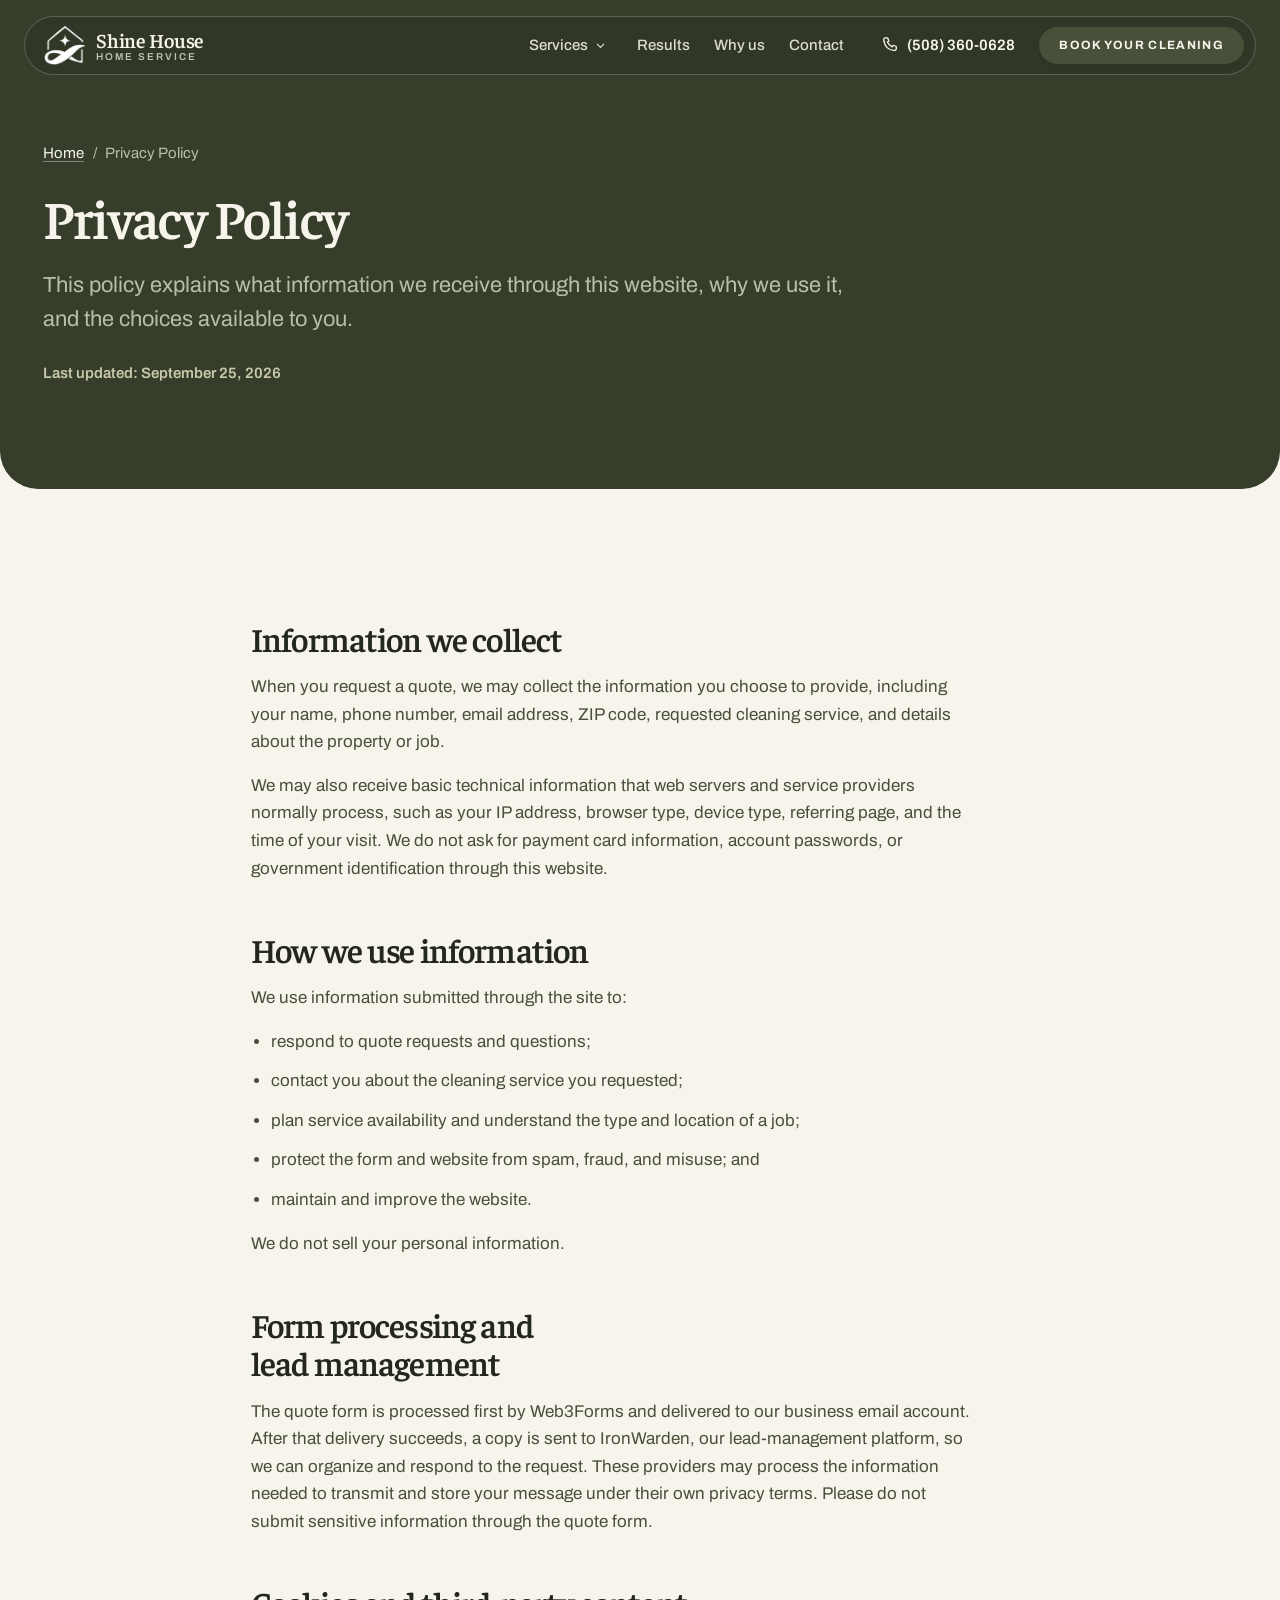
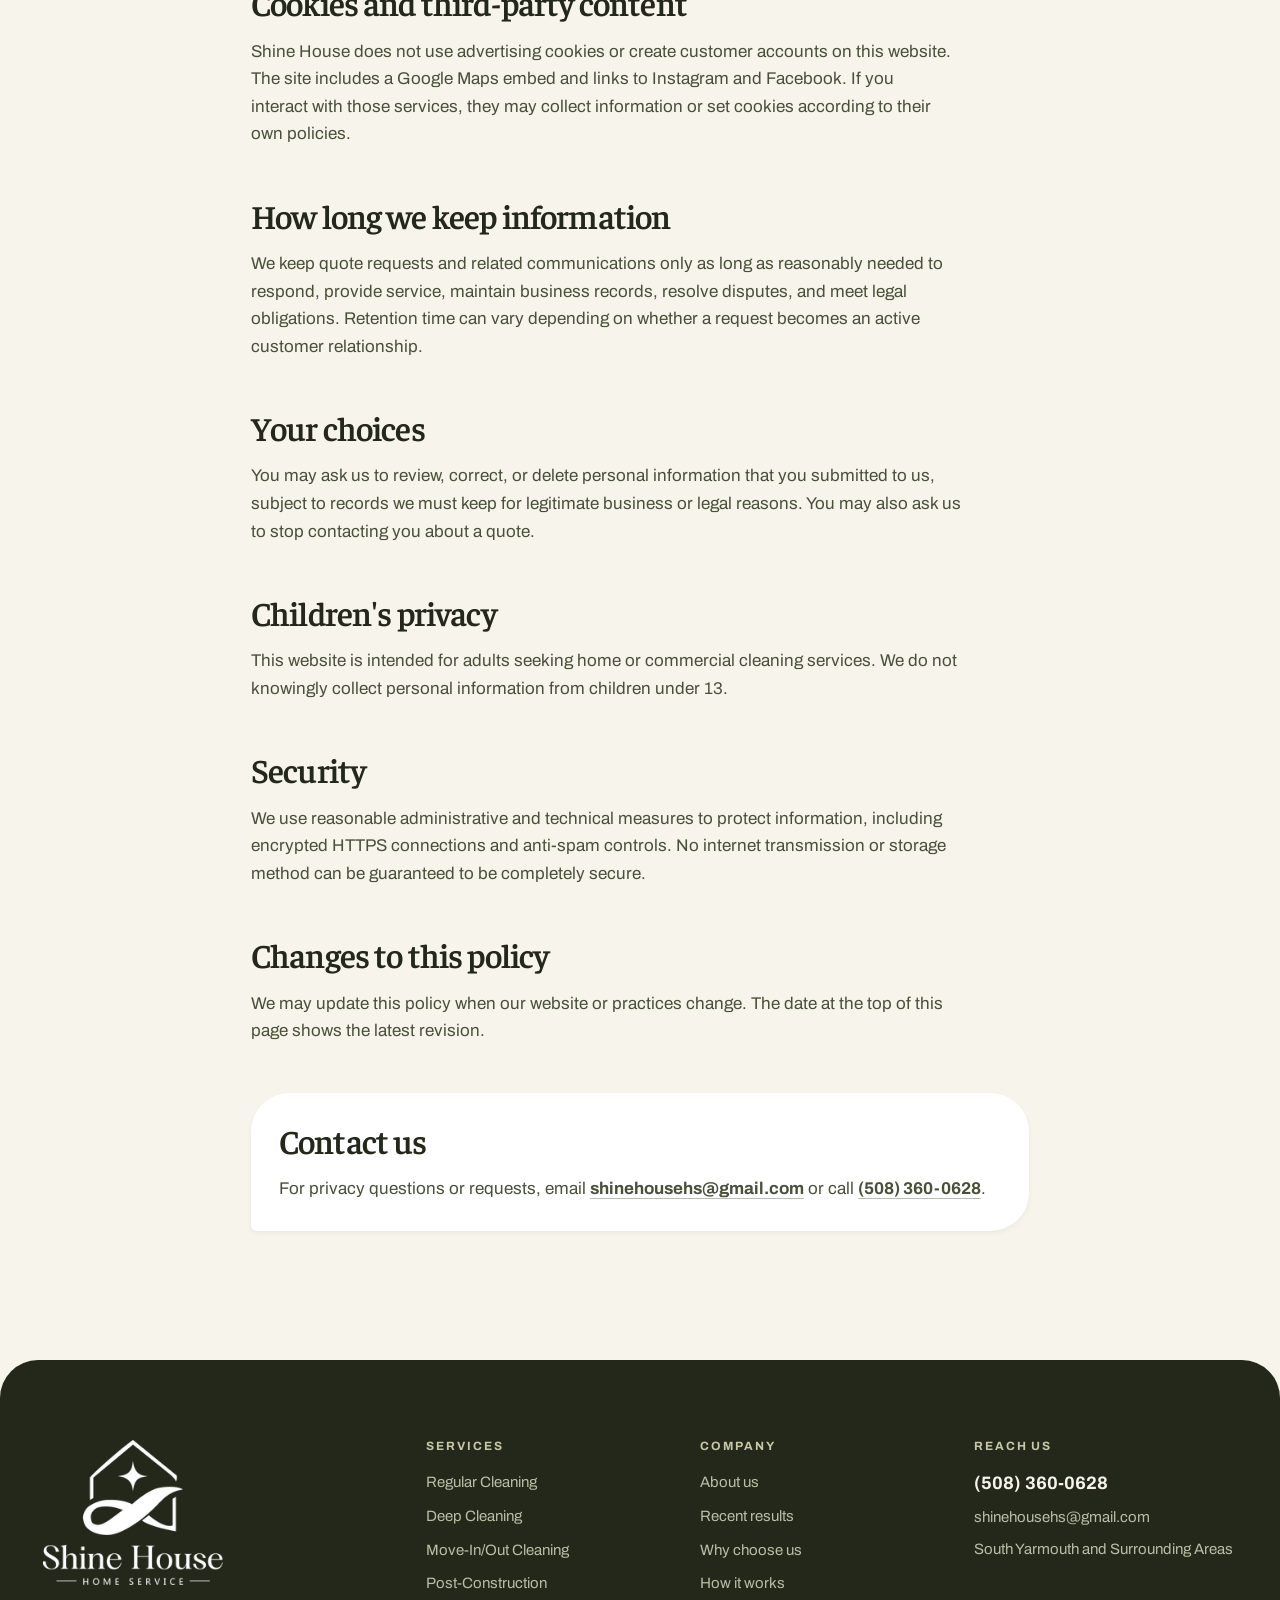
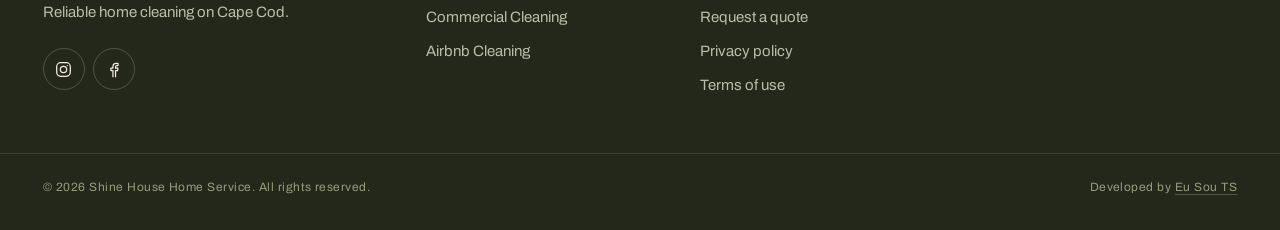
<file: privacy-policy/index.html>
<!DOCTYPE html><html lang="en-US"><head><meta charset="utf-8"><meta name="viewport" content="width=device-width, initial-scale=1"><title>Privacy Policy | Shine House Home Service</title><meta name="description" content="Learn how Shine House Home Service collects, uses and protects information submitted through this website and its quote request form."><meta name="author" content="Shine House Home Service"><meta name="robots" content="index,follow,max-image-preview:large,max-snippet:-1,max-video-preview:-1"><meta name="googlebot" content="index,follow,max-image-preview:large,max-snippet:-1,max-video-preview:-1"><link rel="canonical" href="https://shinehousehome.com/privacy-policy/"><link rel="alternate" hreflang="en-US" href="https://shinehousehome.com/privacy-policy/"><link rel="alternate" hreflang="x-default" href="https://shinehousehome.com/privacy-policy/"><link rel="sitemap" type="application/xml" href="/sitemap.xml"><link rel="icon" type="image/png" sizes="32x32" href="../favicon-32.png"><link rel="apple-touch-icon" sizes="180x180" href="../favicon-180.png"><link rel="manifest" href="/site.webmanifest"><meta name="theme-color" content="#363D2B"><meta name="color-scheme" content="light"><meta property="og:type" content="website"><meta property="og:site_name" content="Shine House Home Service"><meta property="og:title" content="Privacy Policy | Shine House Home Service"><meta property="og:description" content="Learn how Shine House Home Service collects, uses and protects information submitted through this website and its quote request form."><meta property="og:url" content="https://shinehousehome.com/privacy-policy/"><meta property="og:locale" content="en_US"><meta property="og:image" content="https://shinehousehome.com/assets/hero-made-bed.webp"><meta property="og:image:secure_url" content="https://shinehousehome.com/assets/hero-made-bed.webp"><meta property="og:image:type" content="image/webp"><meta property="og:image:width" content="1800"><meta property="og:image:height" content="1200"><meta property="og:image:alt" content="A bright, freshly prepared Cape Cod home by Shine House Home Service."><meta name="twitter:card" content="summary_large_image"><meta name="twitter:title" content="Privacy Policy | Shine House Home Service"><meta name="twitter:description" content="Learn how Shine House Home Service collects, uses and protects information submitted through this website and its quote request form."><meta name="twitter:image" content="https://shinehousehome.com/assets/hero-made-bed.webp"><meta name="twitter:image:alt" content="A bright, freshly prepared Cape Cod home by Shine House Home Service."><script type="application/ld+json">{"@context":"https://schema.org","@graph":[{"@type":["LocalBusiness","HomeAndConstructionBusiness"],"@id":"https://shinehousehome.com/#business","name":"Shine House Home Service","alternateName":"Shine House","description":"Reliable home cleaning on Cape Cod.","url":"https://shinehousehome.com/","telephone":"(508) 360-0628","email":"shinehousehs@gmail.com","founder":{"@type":"Person","name":"Aline de Oliveira do Carmo"},"image":"https://shinehousehome.com/assets/hero-made-bed.webp","logo":"https://shinehousehome.com/assets/mark-olive.png","address":{"@type":"PostalAddress","streetAddress":"22 Winding Brook Rd","addressLocality":"South Yarmouth","addressRegion":"MA","postalCode":"02664","addressCountry":"US"},"areaServed":[{"@type":"City","name":"South Yarmouth, MA"},{"@type":"City","name":"Yarmouth Port, MA"},{"@type":"City","name":"Hyannis, MA"},{"@type":"City","name":"Barnstable, MA"},{"@type":"City","name":"Dennis, MA"},{"@type":"City","name":"Harwich, MA"},{"@type":"City","name":"Chatham, MA"},{"@type":"City","name":"Brewster, MA"},{"@type":"City","name":"Orleans, MA"},{"@type":"City","name":"Eastham, MA"},{"@type":"City","name":"Sandwich, MA"},{"@type":"City","name":"Mashpee, MA"},{"@type":"City","name":"Falmouth, MA"},{"@type":"City","name":"Bourne, MA"},{"@type":"City","name":"Plymouth, MA"}],"sameAs":["https://www.instagram.com/shinehouseservice/","https://www.facebook.com/shinehousehs/"],"contactPoint":{"@type":"ContactPoint","telephone":"(508) 360-0628","email":"shinehousehs@gmail.com","contactType":"customer service","areaServed":"US-MA","availableLanguage":"English"},"hasOfferCatalog":{"@type":"OfferCatalog","name":"Cleaning services","itemListElement":[{"@type":"Offer","itemOffered":{"@type":"Service","name":"Regular Cleaning","url":"https://shinehousehome.com/regular-cleaning/"}},{"@type":"Offer","itemOffered":{"@type":"Service","name":"Deep Cleaning","url":"https://shinehousehome.com/deep-cleaning/"}},{"@type":"Offer","itemOffered":{"@type":"Service","name":"Move-In/Out Cleaning","url":"https://shinehousehome.com/move-in-out-cleaning/"}},{"@type":"Offer","itemOffered":{"@type":"Service","name":"Post-Construction","url":"https://shinehousehome.com/post-construction-cleaning/"}},{"@type":"Offer","itemOffered":{"@type":"Service","name":"Commercial Cleaning","url":"https://shinehousehome.com/commercial-cleaning/"}},{"@type":"Offer","itemOffered":{"@type":"Service","name":"Airbnb Cleaning","url":"https://shinehousehome.com/airbnb-cleaning/"}}]}},{"@type":"WebSite","@id":"https://shinehousehome.com/#website","url":"https://shinehousehome.com/","name":"Shine House Home Service","inLanguage":"en-US","publisher":{"@id":"https://shinehousehome.com/#business"}},{"@type":"WebPage","@id":"https://shinehousehome.com/privacy-policy/#webpage","url":"https://shinehousehome.com/privacy-policy/","name":"Privacy Policy | Shine House Home Service","description":"Learn how Shine House Home Service collects, uses and protects information submitted through this website and its quote request form.","inLanguage":"en-US","isPartOf":{"@id":"https://shinehousehome.com/#website"},"about":{"@id":"https://shinehousehome.com/#business"},"primaryImageOfPage":{"@type":"ImageObject","url":"https://shinehousehome.com/assets/hero-made-bed.webp","caption":"A bright, freshly prepared Cape Cod home by Shine House Home Service."}},{"@type":"BreadcrumbList","@id":"https://shinehousehome.com/privacy-policy/#breadcrumb","itemListElement":[{"@type":"ListItem","position":1,"name":"Home","item":"https://shinehousehome.com/"},{"@type":"ListItem","position":2,"name":"Privacy Policy","item":"https://shinehousehome.com/privacy-policy/"}]}]}</script><link rel="stylesheet" href="../css/styles.css"></head><body class="no-js"><script>document.body.classList.remove('no-js');</script><a class="skip-link" href="#main">Skip to content</a><header class="nav" data-nav><a class="nav__brand" href="/" aria-label="Shine House Home Service, home"><span class="nav__mark"><img src="../assets/mark-white.webp" srcset="../assets/mark-white-96.webp 96w" alt loading="eager" decoding="async" width="573" height="538" class="nav__mark-img nav__mark-img--light"><img src="../assets/mark-olive-77.webp" srcset="../assets/mark-olive.webp 96w" alt loading="eager" decoding="async" width="573" height="538" class="nav__mark-img nav__mark-img--dark"></span><span class="nav__word"><span class="nav__word-1">Shine House</span><span class="nav__word-2 label">Home Service</span></span></a><nav class="nav__links" aria-label="Primary"><div class="drop" data-drop><button class="drop__trigger" type="button" aria-expanded="false" aria-controls="services-menu" data-drop-trigger>Services<span class="drop__chev" aria-hidden="true"><svg viewBox="0 0 24 24" width="13" height="13" fill="none" stroke="currentColor" stroke-width="2.2" stroke-linecap="round" stroke-linejoin="round"><path d="m6 9.5 6 6 6-6"></path></svg></span></button><div class="drop__menu" id="services-menu" data-drop-menu hidden><ul role="list"><li><a href="/regular-cleaning/"><span class="drop__name">Regular Cleaning</span><svg width="15" height="15" viewBox="0 0 24 24" fill="none" stroke="currentColor" stroke-width="1.6" stroke-linecap="round" stroke-linejoin="round" aria-hidden="true" focusable="false"><path d="M4.5 12h14m0 0-5.3-5.3M18.5 12l-5.3 5.3"></path></svg></a></li><li><a href="/deep-cleaning/"><span class="drop__name">Deep Cleaning</span><svg width="15" height="15" viewBox="0 0 24 24" fill="none" stroke="currentColor" stroke-width="1.6" stroke-linecap="round" stroke-linejoin="round" aria-hidden="true" focusable="false"><path d="M4.5 12h14m0 0-5.3-5.3M18.5 12l-5.3 5.3"></path></svg></a></li><li><a href="/move-in-out-cleaning/"><span class="drop__name">Move-In/Out Cleaning</span><svg width="15" height="15" viewBox="0 0 24 24" fill="none" stroke="currentColor" stroke-width="1.6" stroke-linecap="round" stroke-linejoin="round" aria-hidden="true" focusable="false"><path d="M4.5 12h14m0 0-5.3-5.3M18.5 12l-5.3 5.3"></path></svg></a></li><li><a href="/post-construction-cleaning/"><span class="drop__name">Post-Construction</span><svg width="15" height="15" viewBox="0 0 24 24" fill="none" stroke="currentColor" stroke-width="1.6" stroke-linecap="round" stroke-linejoin="round" aria-hidden="true" focusable="false"><path d="M4.5 12h14m0 0-5.3-5.3M18.5 12l-5.3 5.3"></path></svg></a></li><li><a href="/commercial-cleaning/"><span class="drop__name">Commercial Cleaning</span><svg width="15" height="15" viewBox="0 0 24 24" fill="none" stroke="currentColor" stroke-width="1.6" stroke-linecap="round" stroke-linejoin="round" aria-hidden="true" focusable="false"><path d="M4.5 12h14m0 0-5.3-5.3M18.5 12l-5.3 5.3"></path></svg></a></li><li><a href="/airbnb-cleaning/"><span class="drop__name">Airbnb Cleaning</span><svg width="15" height="15" viewBox="0 0 24 24" fill="none" stroke="currentColor" stroke-width="1.6" stroke-linecap="round" stroke-linejoin="round" aria-hidden="true" focusable="false"><path d="M4.5 12h14m0 0-5.3-5.3M18.5 12l-5.3 5.3"></path></svg></a></li></ul></div></div><a class="nav__link" href="/#work">Results</a><a class="nav__link" href="/#why">Why us</a><a class="nav__link" href="/#quote">Contact</a></nav><div class="nav__actions"><a class="nav__phone" href="tel:+15083600628"><svg width="20" height="20" viewBox="0 0 24 24" fill="none" stroke="currentColor" stroke-width="1.6" stroke-linecap="round" stroke-linejoin="round" aria-hidden="true" focusable="false"><path d="M6.2 3.5h3l1.5 3.7-1.9 1.2a12.4 12.4 0 0 0 5.8 5.8l1.2-1.9 3.7 1.5v3a1.7 1.7 0 0 1-1.9 1.7C10.4 18.9 5.1 13.6 4.5 5.4a1.7 1.7 0 0 1 1.7-1.9Z"></path></svg><span class="tnum">(508) 360-0628</span></a><a class="btn btn--primary btn--md nav__cta" href="/#quote"><span class="btn__label">Book your cleaning</span></a><button class="nav__toggle" type="button" aria-expanded="false" aria-controls="nav-panel" data-nav-toggle><span class="visually-hidden">Menu</span><span class="nav__toggle-open"><svg width="22" height="22" viewBox="0 0 24 24" fill="none" stroke="currentColor" stroke-width="1.6" stroke-linecap="round" stroke-linejoin="round" aria-hidden="true" focusable="false"><path d="M4 7.5h16M4 16.5h16"></path></svg></span><span class="nav__toggle-close"><svg width="22" height="22" viewBox="0 0 24 24" fill="none" stroke="currentColor" stroke-width="1.6" stroke-linecap="round" stroke-linejoin="round" aria-hidden="true" focusable="false"><path d="M6.3 6.3l11.4 11.4M17.7 6.3 6.3 17.7"></path></svg></span></button></div></header><div class="panel" id="nav-panel" data-nav-panel hidden><nav class="panel__links" aria-label="Primary, mobile"><div class="panel__group" data-panel-group><button class="panel__row panel__row--trigger" type="button" aria-expanded="false" aria-controls="panel-services" data-panel-trigger>Services<span class="panel__chev" aria-hidden="true"><svg viewBox="0 0 24 24" width="18" height="18" fill="none" stroke="currentColor" stroke-width="2" stroke-linecap="round" stroke-linejoin="round"><path d="m6 9.5 6 6 6-6"></path></svg></span></button><ul class="panel__sub" id="panel-services" role="list" hidden><li><a href="/regular-cleaning/">Regular Cleaning</a></li><li><a href="/deep-cleaning/">Deep Cleaning</a></li><li><a href="/move-in-out-cleaning/">Move-In/Out Cleaning</a></li><li><a href="/post-construction-cleaning/">Post-Construction</a></li><li><a href="/commercial-cleaning/">Commercial Cleaning</a></li><li><a href="/airbnb-cleaning/">Airbnb Cleaning</a></li></ul></div><a class="panel__row" href="/#work">Results<svg width="18" height="18" viewBox="0 0 24 24" fill="none" stroke="currentColor" stroke-width="1.6" stroke-linecap="round" stroke-linejoin="round" aria-hidden="true" focusable="false"><path d="M4.5 12h14m0 0-5.3-5.3M18.5 12l-5.3 5.3"></path></svg></a><a class="panel__row" href="/#why">Why us<svg width="18" height="18" viewBox="0 0 24 24" fill="none" stroke="currentColor" stroke-width="1.6" stroke-linecap="round" stroke-linejoin="round" aria-hidden="true" focusable="false"><path d="M4.5 12h14m0 0-5.3-5.3M18.5 12l-5.3 5.3"></path></svg></a><a class="panel__row" href="/#quote">Contact<svg width="18" height="18" viewBox="0 0 24 24" fill="none" stroke="currentColor" stroke-width="1.6" stroke-linecap="round" stroke-linejoin="round" aria-hidden="true" focusable="false"><path d="M4.5 12h14m0 0-5.3-5.3M18.5 12l-5.3 5.3"></path></svg></a></nav><div class="panel__foot"><a class="panel__phone" href="tel:+15083600628"><svg width="18" height="18" viewBox="0 0 24 24" fill="none" stroke="currentColor" stroke-width="1.6" stroke-linecap="round" stroke-linejoin="round" aria-hidden="true" focusable="false"><path d="M6.2 3.5h3l1.5 3.7-1.9 1.2a12.4 12.4 0 0 0 5.8 5.8l1.2-1.9 3.7 1.5v3a1.7 1.7 0 0 1-1.9 1.7C10.4 18.9 5.1 13.6 4.5 5.4a1.7 1.7 0 0 1 1.7-1.9Z"></path></svg><span class="tnum">(508) 360-0628</span></a><a class="btn btn--primary btn--lg panel__cta" href="/#quote"><span class="btn__label">Book your cleaning</span></a></div></div><main id="main" class="legal"><header class="legal__head"><div class="wrap legal__head-inner" data-rise><nav class="legal__crumbs" aria-label="Breadcrumb"><a href="/">Home</a><span aria-hidden="true">/</span><span aria-current="page">Privacy Policy</span></nav><h1>Privacy Policy</h1><p class="legal__intro">This policy explains what information we receive through this website, why we use it, and the choices available to you.</p><p class="legal__updated">Last updated: <time datetime="2026-09-25">September 25, 2026</time></p></div></header><section class="legal__body section"><article class="wrap legal__article" data-rise style="--rise-delay:100ms"><section><h2>Information we collect</h2><p>When you request a quote, we may collect the information you choose to provide, including your name, phone number, email address, ZIP code, requested cleaning service, and details about the property or job.</p><p>We may also receive basic technical information that web servers and service providers normally process, such as your IP address, browser type, device type, referring page, and the time of your visit. We do not ask for payment card information, account passwords, or government identification through this website.</p></section><section><h2>How we use information</h2><p>We use information submitted through the site to:</p><ul><li>respond to quote requests and questions;</li><li>contact you about the cleaning service you requested;</li><li>plan service availability and understand the type and location of a job;</li><li>protect the form and website from spam, fraud, and misuse; and</li><li>maintain and improve the website.</li></ul><p>We do not sell your personal information.</p></section><section><h2>Form processing and lead management</h2><p>The quote form is processed first by Web3Forms and delivered to our business email account. After that delivery succeeds, a copy is sent to IronWarden, our lead-management platform, so we can organize and respond to the request. These providers may process the information needed to transmit and store your message under their own privacy terms. Please do not submit sensitive information through the quote form.</p></section><section><h2>Cookies and third-party content</h2><p>Shine House does not use advertising cookies or create customer accounts on this website. The site includes a Google Maps embed and links to Instagram and Facebook. If you interact with those services, they may collect information or set cookies according to their own policies.</p></section><section><h2>How long we keep information</h2><p>We keep quote requests and related communications only as long as reasonably needed to respond, provide service, maintain business records, resolve disputes, and meet legal obligations. Retention time can vary depending on whether a request becomes an active customer relationship.</p></section><section><h2>Your choices</h2><p>You may ask us to review, correct, or delete personal information that you submitted to us, subject to records we must keep for legitimate business or legal reasons. You may also ask us to stop contacting you about a quote.</p></section><section><h2>Children's privacy</h2><p>This website is intended for adults seeking home or commercial cleaning services. We do not knowingly collect personal information from children under 13.</p></section><section><h2>Security</h2><p>We use reasonable administrative and technical measures to protect information, including encrypted HTTPS connections and anti-spam controls. No internet transmission or storage method can be guaranteed to be completely secure.</p></section><section><h2>Changes to this policy</h2><p>We may update this policy when our website or practices change. The date at the top of this page shows the latest revision.</p></section><section class="legal-note"><h2>Contact us</h2><p>For privacy questions or requests, email <a href="mailto:shinehousehs@gmail.com">shinehousehs@gmail.com</a> or call <a href="tel:+15083600628">(508) 360-0628</a>.</p></section></article></section></main><footer class="foot"><div class="wrap foot__grid"><div class="foot__brand"><img src="../assets/logo-white.webp" srcset="../assets/logo-white-220.webp 220w, ../assets/logo-white-440.webp 440w" alt="Shine House Home Service" sizes="180px" loading="lazy" decoding="async" width="1007" height="808" class="foot__logo"><p class="foot__line">Reliable home cleaning on Cape Cod.</p><div class="foot__social"><a href="https://www.instagram.com/shinehouseservice/" target="_blank" rel="noopener noreferrer" aria-label="Shine House on Instagram"><svg width="19" height="19" viewBox="0 0 24 24" fill="none" stroke="currentColor" stroke-width="1.6" stroke-linecap="round" stroke-linejoin="round" aria-hidden="true" focusable="false"><g><rect x="3.4" y="3.4" width="17.2" height="17.2" rx="5"></rect><circle cx="12" cy="12" r="4"></circle><circle cx="16.9" cy="7.1" r="0.9" fill="currentColor" stroke="none"></circle></g></svg></a><a href="https://www.facebook.com/shinehousehs/" target="_blank" rel="noopener noreferrer" aria-label="Shine House on Facebook"><svg width="19" height="19" viewBox="0 0 24 24" fill="none" stroke="currentColor" stroke-width="1.6" stroke-linecap="round" stroke-linejoin="round" aria-hidden="true" focusable="false"><path d="M14.6 21v-7.6h2.6l.4-3h-3V8.5c0-.9.3-1.5 1.5-1.5h1.6V4.3c-.3 0-1.3-.1-2.4-.1-2.4 0-4 1.5-4 4.1v2.1H8.7v3h2.6V21"></path></svg></a></div></div><nav class="foot__col" aria-label="Services"><h2 class="foot__h">Services</h2><ul role="list"><li><a href="/regular-cleaning/">Regular Cleaning</a></li><li><a href="/deep-cleaning/">Deep Cleaning</a></li><li><a href="/move-in-out-cleaning/">Move-In/Out Cleaning</a></li><li><a href="/post-construction-cleaning/">Post-Construction</a></li><li><a href="/commercial-cleaning/">Commercial Cleaning</a></li><li><a href="/airbnb-cleaning/">Airbnb Cleaning</a></li></ul></nav><nav class="foot__col" aria-label="Company"><h2 class="foot__h">Company</h2><ul role="list"><li><a href="/#about">About us</a></li><li><a href="/#work">Recent results</a></li><li><a href="/#why">Why choose us</a></li><li><a href="/#how">How it works</a></li><li><a href="/#quote">Request a quote</a></li><li><a href="/privacy-policy/">Privacy policy</a></li><li><a href="/terms-of-use/">Terms of use</a></li></ul></nav><div class="foot__col"><h2 class="foot__h">Reach us</h2><ul role="list" class="foot__reach"><li><a href="tel:+15083600628" class="tnum foot__phone">(508) 360-0628</a></li><li><a href="mailto:shinehousehs@gmail.com">shinehousehs@gmail.com</a></li><li>South Yarmouth and Surrounding Areas</li></ul></div></div><div class="wrap foot__base"><p>© 2026 Shine House Home Service. All rights reserved.</p><p class="foot__owner">Developed by <a href="https://eusouts.com/" target="_blank" rel="noopener noreferrer">Eu Sou TS</a></p></div></footer>  <script src="../js/main.js"></script>
</body></html>
</file>
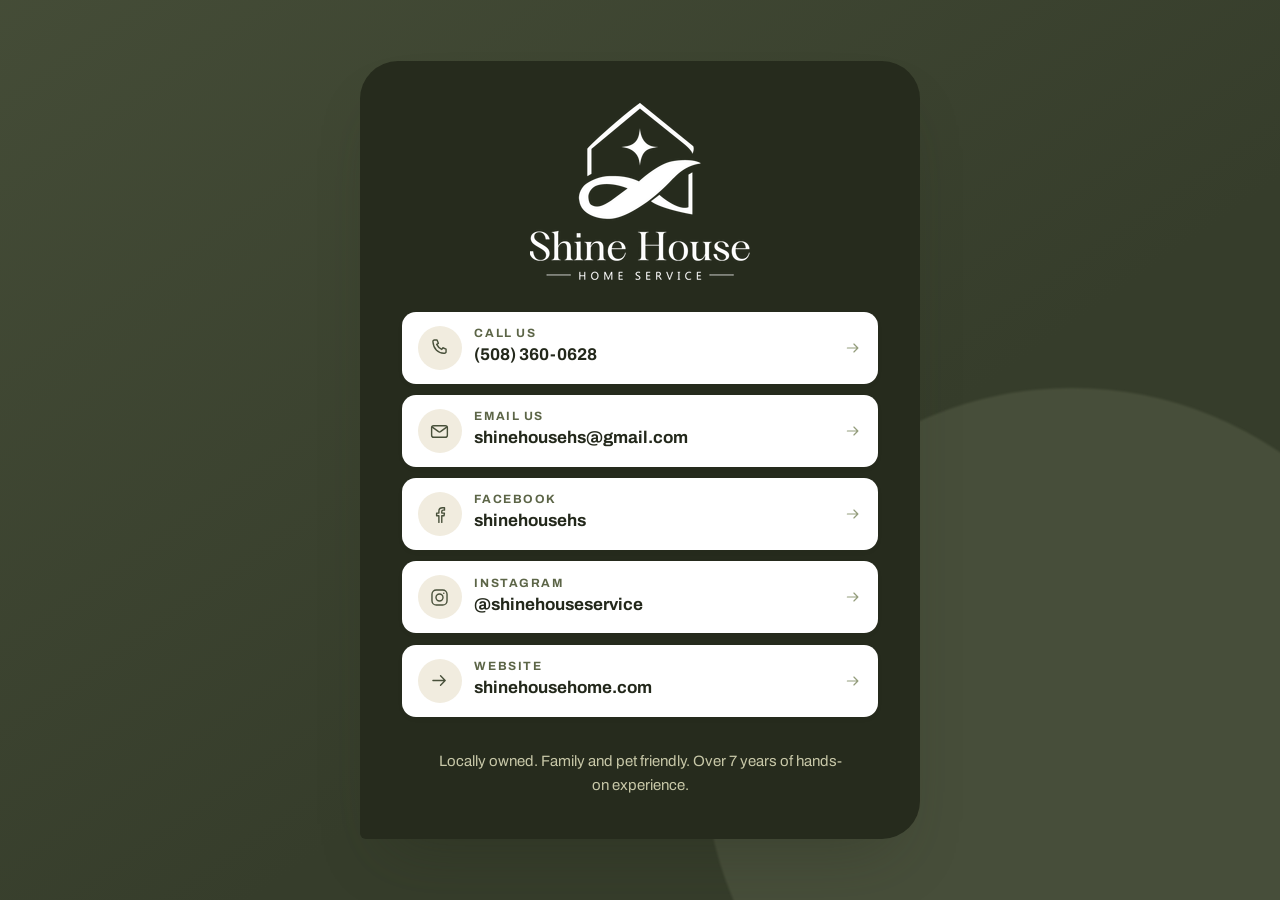
<file: redirect/index.html>
<!DOCTYPE html><html lang="en-US"><head><meta charset="utf-8"><meta name="viewport" content="width=device-width, initial-scale=1"><title>Contact Shine House</title><meta name="description" content="Call, email, visit the Shine House website, or connect with Shine House Home Service on Facebook and Instagram."><meta name="author" content="Shine House Home Service"><meta name="robots" content="noindex,follow"><meta name="googlebot" content="noindex,follow"><link rel="canonical" href="https://shinehousehome.com/redirect/"><link rel="alternate" hreflang="en-US" href="https://shinehousehome.com/redirect/"><link rel="alternate" hreflang="x-default" href="https://shinehousehome.com/redirect/"><link rel="sitemap" type="application/xml" href="/sitemap.xml"><link rel="icon" type="image/png" sizes="32x32" href="../favicon-32.png"><link rel="apple-touch-icon" sizes="180x180" href="../favicon-180.png"><link rel="manifest" href="/site.webmanifest"><meta name="theme-color" content="#363D2B"><meta name="color-scheme" content="light"><meta property="og:type" content="website"><meta property="og:site_name" content="Shine House Home Service"><meta property="og:title" content="Contact Shine House"><meta property="og:description" content="Call, email, visit the Shine House website, or connect with Shine House Home Service on Facebook and Instagram."><meta property="og:url" content="https://shinehousehome.com/redirect/"><meta property="og:locale" content="en_US"><meta property="og:image" content="https://shinehousehome.com/assets/hero-made-bed.webp"><meta property="og:image:secure_url" content="https://shinehousehome.com/assets/hero-made-bed.webp"><meta property="og:image:type" content="image/webp"><meta property="og:image:width" content="1800"><meta property="og:image:height" content="1200"><meta property="og:image:alt" content="A bright, freshly prepared Cape Cod home by Shine House Home Service."><meta name="twitter:card" content="summary_large_image"><meta name="twitter:title" content="Contact Shine House"><meta name="twitter:description" content="Call, email, visit the Shine House website, or connect with Shine House Home Service on Facebook and Instagram."><meta name="twitter:image" content="https://shinehousehome.com/assets/hero-made-bed.webp"><meta name="twitter:image:alt" content="A bright, freshly prepared Cape Cod home by Shine House Home Service."><script type="application/ld+json">{"@context":"https://schema.org","@graph":[{"@type":["LocalBusiness","HomeAndConstructionBusiness"],"@id":"https://shinehousehome.com/#business","name":"Shine House Home Service","alternateName":"Shine House","description":"Reliable home cleaning on Cape Cod.","url":"https://shinehousehome.com/","telephone":"(508) 360-0628","email":"shinehousehs@gmail.com","founder":{"@type":"Person","name":"Aline de Oliveira do Carmo"},"image":"https://shinehousehome.com/assets/hero-made-bed.webp","logo":"https://shinehousehome.com/assets/mark-olive.png","address":{"@type":"PostalAddress","streetAddress":"22 Winding Brook Rd","addressLocality":"South Yarmouth","addressRegion":"MA","postalCode":"02664","addressCountry":"US"},"areaServed":[{"@type":"City","name":"South Yarmouth, MA"},{"@type":"City","name":"Yarmouth Port, MA"},{"@type":"City","name":"Hyannis, MA"},{"@type":"City","name":"Barnstable, MA"},{"@type":"City","name":"Dennis, MA"},{"@type":"City","name":"Harwich, MA"},{"@type":"City","name":"Chatham, MA"},{"@type":"City","name":"Brewster, MA"},{"@type":"City","name":"Orleans, MA"},{"@type":"City","name":"Eastham, MA"},{"@type":"City","name":"Sandwich, MA"},{"@type":"City","name":"Mashpee, MA"},{"@type":"City","name":"Falmouth, MA"},{"@type":"City","name":"Bourne, MA"},{"@type":"City","name":"Plymouth, MA"}],"sameAs":["https://www.instagram.com/shinehouseservice/","https://www.facebook.com/shinehousehs/"],"contactPoint":{"@type":"ContactPoint","telephone":"(508) 360-0628","email":"shinehousehs@gmail.com","contactType":"customer service","areaServed":"US-MA","availableLanguage":"English"},"hasOfferCatalog":{"@type":"OfferCatalog","name":"Cleaning services","itemListElement":[{"@type":"Offer","itemOffered":{"@type":"Service","name":"Regular Cleaning","url":"https://shinehousehome.com/regular-cleaning/"}},{"@type":"Offer","itemOffered":{"@type":"Service","name":"Deep Cleaning","url":"https://shinehousehome.com/deep-cleaning/"}},{"@type":"Offer","itemOffered":{"@type":"Service","name":"Move-In/Out Cleaning","url":"https://shinehousehome.com/move-in-out-cleaning/"}},{"@type":"Offer","itemOffered":{"@type":"Service","name":"Post-Construction","url":"https://shinehousehome.com/post-construction-cleaning/"}},{"@type":"Offer","itemOffered":{"@type":"Service","name":"Commercial Cleaning","url":"https://shinehousehome.com/commercial-cleaning/"}},{"@type":"Offer","itemOffered":{"@type":"Service","name":"Airbnb Cleaning","url":"https://shinehousehome.com/airbnb-cleaning/"}}]}},{"@type":"WebSite","@id":"https://shinehousehome.com/#website","url":"https://shinehousehome.com/","name":"Shine House Home Service","inLanguage":"en-US","publisher":{"@id":"https://shinehousehome.com/#business"}},{"@type":"ContactPage","@id":"https://shinehousehome.com/redirect/#webpage","url":"https://shinehousehome.com/redirect/","name":"Contact Shine House","description":"Call, email, visit the Shine House website, or connect with Shine House Home Service on Facebook and Instagram.","inLanguage":"en-US","isPartOf":{"@id":"https://shinehousehome.com/#website"},"about":{"@id":"https://shinehousehome.com/#business"},"primaryImageOfPage":{"@type":"ImageObject","url":"https://shinehousehome.com/assets/hero-made-bed.webp","caption":"A bright, freshly prepared Cape Cod home by Shine House Home Service."}}]}</script><link rel="stylesheet" href="../css/styles.css"></head><body class="no-js"><script>document.body.classList.remove('no-js');</script><a class="skip-link" href="#main">Skip to content</a><main id="main" class="card-page"><div class="card-page__glow" aria-hidden="true"></div><section class="contact-card" aria-labelledby="contact-card-title"><a class="contact-card__logo" href="/" aria-label="Shine House Home Service, website home"><img src="../assets/logo-white.webp" srcset="../assets/logo-white-220.webp 220w, ../assets/logo-white-440.webp 440w" alt="Shine House Home Service" sizes="220px" loading="eager" decoding="async" width="1007" height="808"></a><h1 id="contact-card-title" class="visually-hidden">Contact Shine House</h1><nav class="contact-card__links" aria-label="Contact Shine House"><a href="tel:+15083600628"><span class="contact-card__icon"><svg width="21" height="21" viewBox="0 0 24 24" fill="none" stroke="currentColor" stroke-width="1.6" stroke-linecap="round" stroke-linejoin="round" aria-hidden="true" focusable="false"><path d="M6.2 3.5h3l1.5 3.7-1.9 1.2a12.4 12.4 0 0 0 5.8 5.8l1.2-1.9 3.7 1.5v3a1.7 1.7 0 0 1-1.9 1.7C10.4 18.9 5.1 13.6 4.5 5.4a1.7 1.7 0 0 1 1.7-1.9Z"></path></svg></span><span class="contact-card__link-copy"><span class="contact-card__label">Call us</span><span class="contact-card__detail">(508) 360-0628</span></span><span class="contact-card__arrow" aria-hidden="true"><svg width="18" height="18" viewBox="0 0 24 24" fill="none" stroke="currentColor" stroke-width="1.6" stroke-linecap="round" stroke-linejoin="round" aria-hidden="true" focusable="false"><path d="M4.5 12h14m0 0-5.3-5.3M18.5 12l-5.3 5.3"></path></svg></span></a><a href="mailto:shinehousehs@gmail.com"><span class="contact-card__icon"><svg width="21" height="21" viewBox="0 0 24 24" fill="none" stroke="currentColor" stroke-width="1.6" stroke-linecap="round" stroke-linejoin="round" aria-hidden="true" focusable="false"><g><rect x="3" y="5.4" width="18" height="13.2" rx="2.4"></rect><path d="m3.8 7 7.1 5.2a2 2 0 0 0 2.2 0L20.2 7"></path></g></svg></span><span class="contact-card__link-copy"><span class="contact-card__label">Email us</span><span class="contact-card__detail">shinehousehs@gmail.com</span></span><span class="contact-card__arrow" aria-hidden="true"><svg width="18" height="18" viewBox="0 0 24 24" fill="none" stroke="currentColor" stroke-width="1.6" stroke-linecap="round" stroke-linejoin="round" aria-hidden="true" focusable="false"><path d="M4.5 12h14m0 0-5.3-5.3M18.5 12l-5.3 5.3"></path></svg></span></a><a href="https://www.facebook.com/shinehousehs/" target="_blank" rel="noopener noreferrer"><span class="contact-card__icon"><svg width="21" height="21" viewBox="0 0 24 24" fill="none" stroke="currentColor" stroke-width="1.6" stroke-linecap="round" stroke-linejoin="round" aria-hidden="true" focusable="false"><path d="M14.6 21v-7.6h2.6l.4-3h-3V8.5c0-.9.3-1.5 1.5-1.5h1.6V4.3c-.3 0-1.3-.1-2.4-.1-2.4 0-4 1.5-4 4.1v2.1H8.7v3h2.6V21"></path></svg></span><span class="contact-card__link-copy"><span class="contact-card__label">Facebook</span><span class="contact-card__detail">shinehousehs</span></span><span class="contact-card__arrow" aria-hidden="true"><svg width="18" height="18" viewBox="0 0 24 24" fill="none" stroke="currentColor" stroke-width="1.6" stroke-linecap="round" stroke-linejoin="round" aria-hidden="true" focusable="false"><path d="M4.5 12h14m0 0-5.3-5.3M18.5 12l-5.3 5.3"></path></svg></span></a><a href="https://www.instagram.com/shinehouseservice/" target="_blank" rel="noopener noreferrer"><span class="contact-card__icon"><svg width="21" height="21" viewBox="0 0 24 24" fill="none" stroke="currentColor" stroke-width="1.6" stroke-linecap="round" stroke-linejoin="round" aria-hidden="true" focusable="false"><g><rect x="3.4" y="3.4" width="17.2" height="17.2" rx="5"></rect><circle cx="12" cy="12" r="4"></circle><circle cx="16.9" cy="7.1" r="0.9" fill="currentColor" stroke="none"></circle></g></svg></span><span class="contact-card__link-copy"><span class="contact-card__label">Instagram</span><span class="contact-card__detail">@shinehouseservice</span></span><span class="contact-card__arrow" aria-hidden="true"><svg width="18" height="18" viewBox="0 0 24 24" fill="none" stroke="currentColor" stroke-width="1.6" stroke-linecap="round" stroke-linejoin="round" aria-hidden="true" focusable="false"><path d="M4.5 12h14m0 0-5.3-5.3M18.5 12l-5.3 5.3"></path></svg></span></a><a href="/"><span class="contact-card__icon"><svg width="21" height="21" viewBox="0 0 24 24" fill="none" stroke="currentColor" stroke-width="1.6" stroke-linecap="round" stroke-linejoin="round" aria-hidden="true" focusable="false"><path d="M4.5 12h14m0 0-5.3-5.3M18.5 12l-5.3 5.3"></path></svg></span><span class="contact-card__link-copy"><span class="contact-card__label">Website</span><span class="contact-card__detail">shinehousehome.com</span></span><span class="contact-card__arrow" aria-hidden="true"><svg width="18" height="18" viewBox="0 0 24 24" fill="none" stroke="currentColor" stroke-width="1.6" stroke-linecap="round" stroke-linejoin="round" aria-hidden="true" focusable="false"><path d="M4.5 12h14m0 0-5.3-5.3M18.5 12l-5.3 5.3"></path></svg></span></a></nav><p class="contact-card__note">Locally owned. Family and pet friendly. Over 7 years of hands-on experience.</p></section></main>  <script src="../js/main.js"></script>
</body></html>
</file>
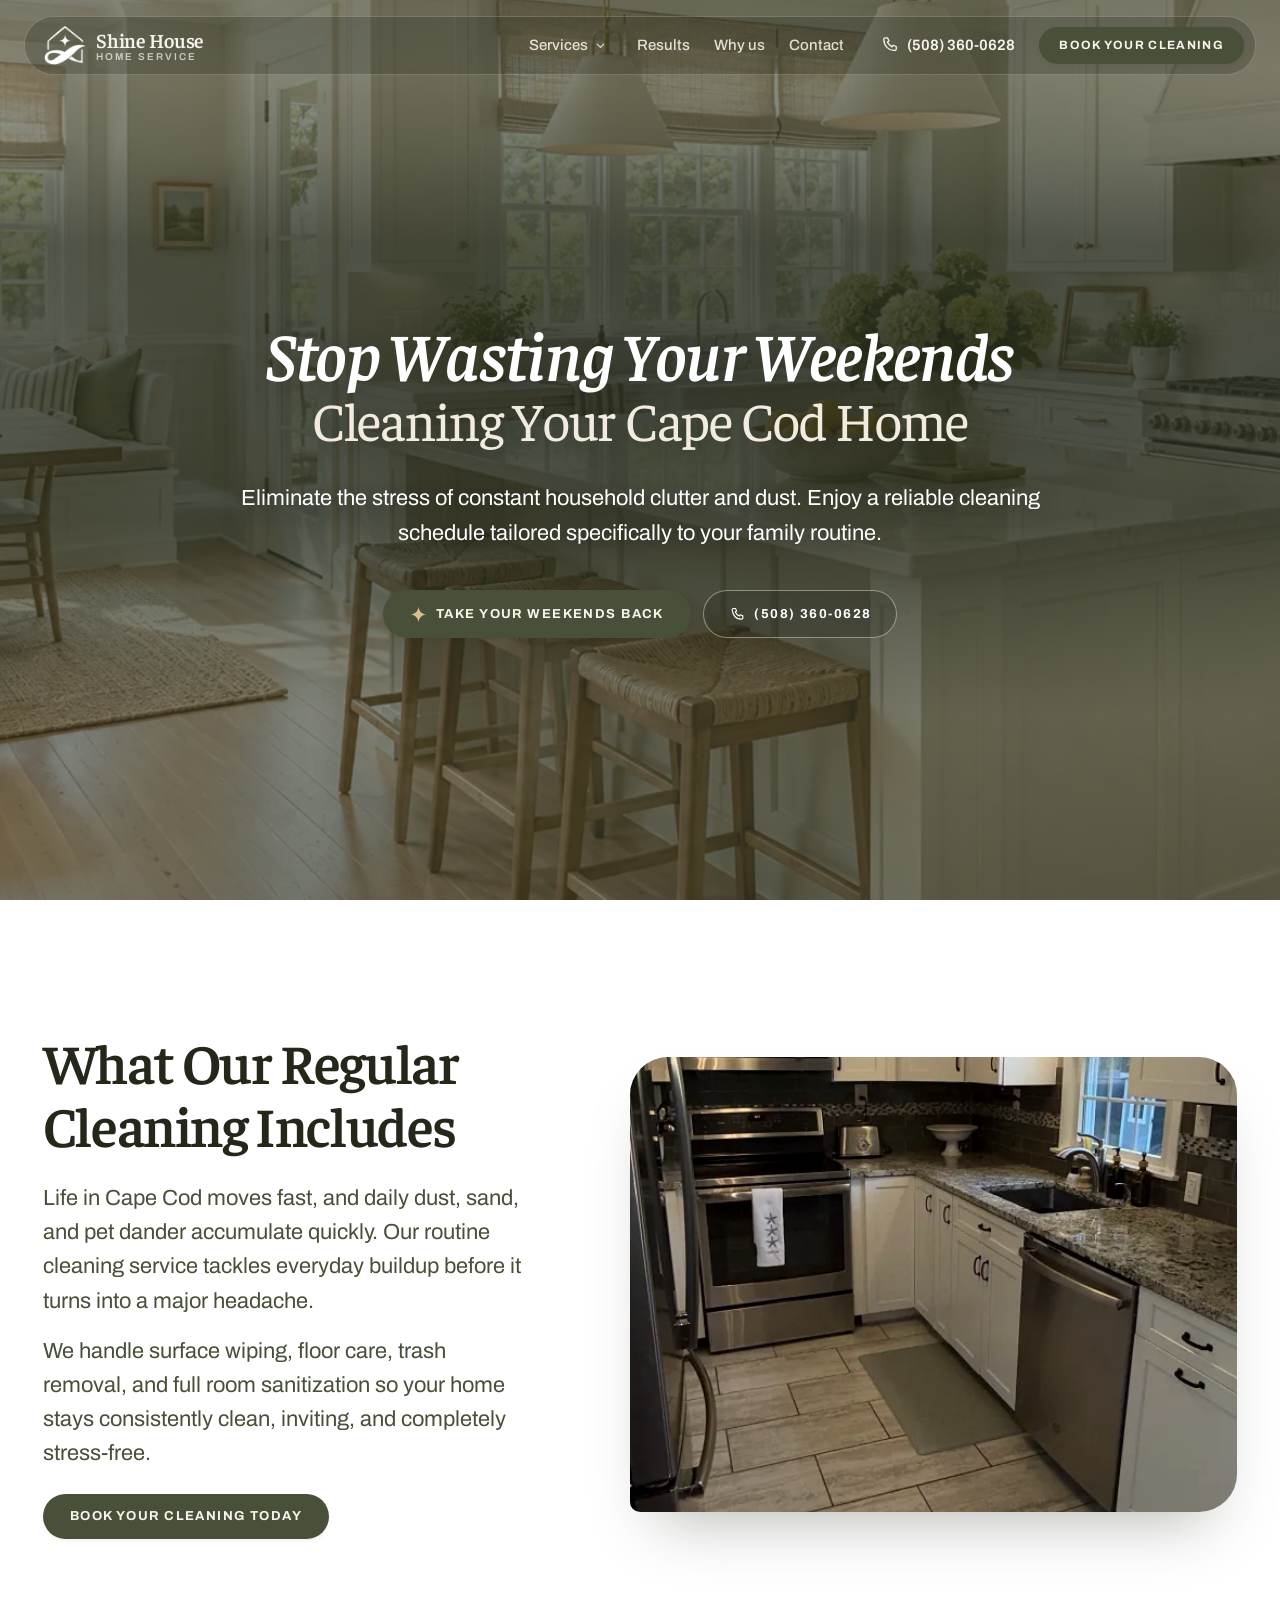
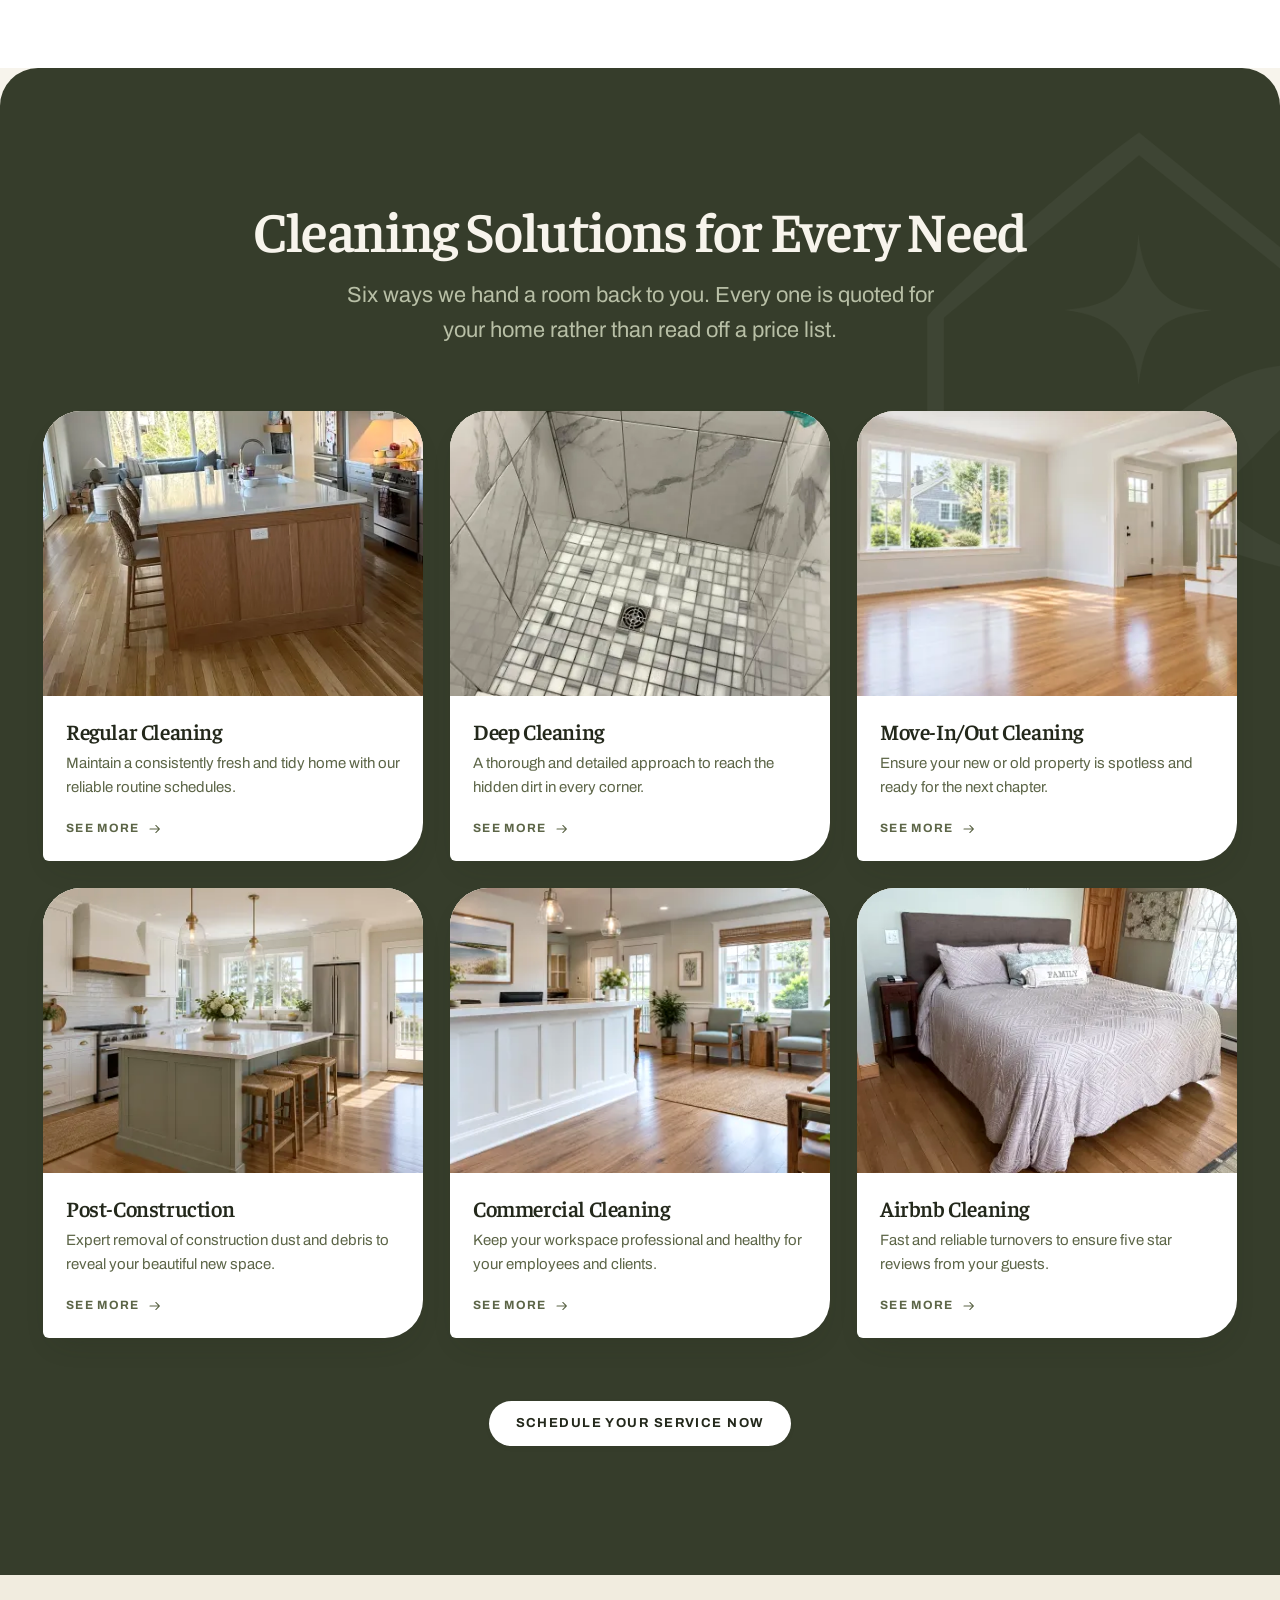
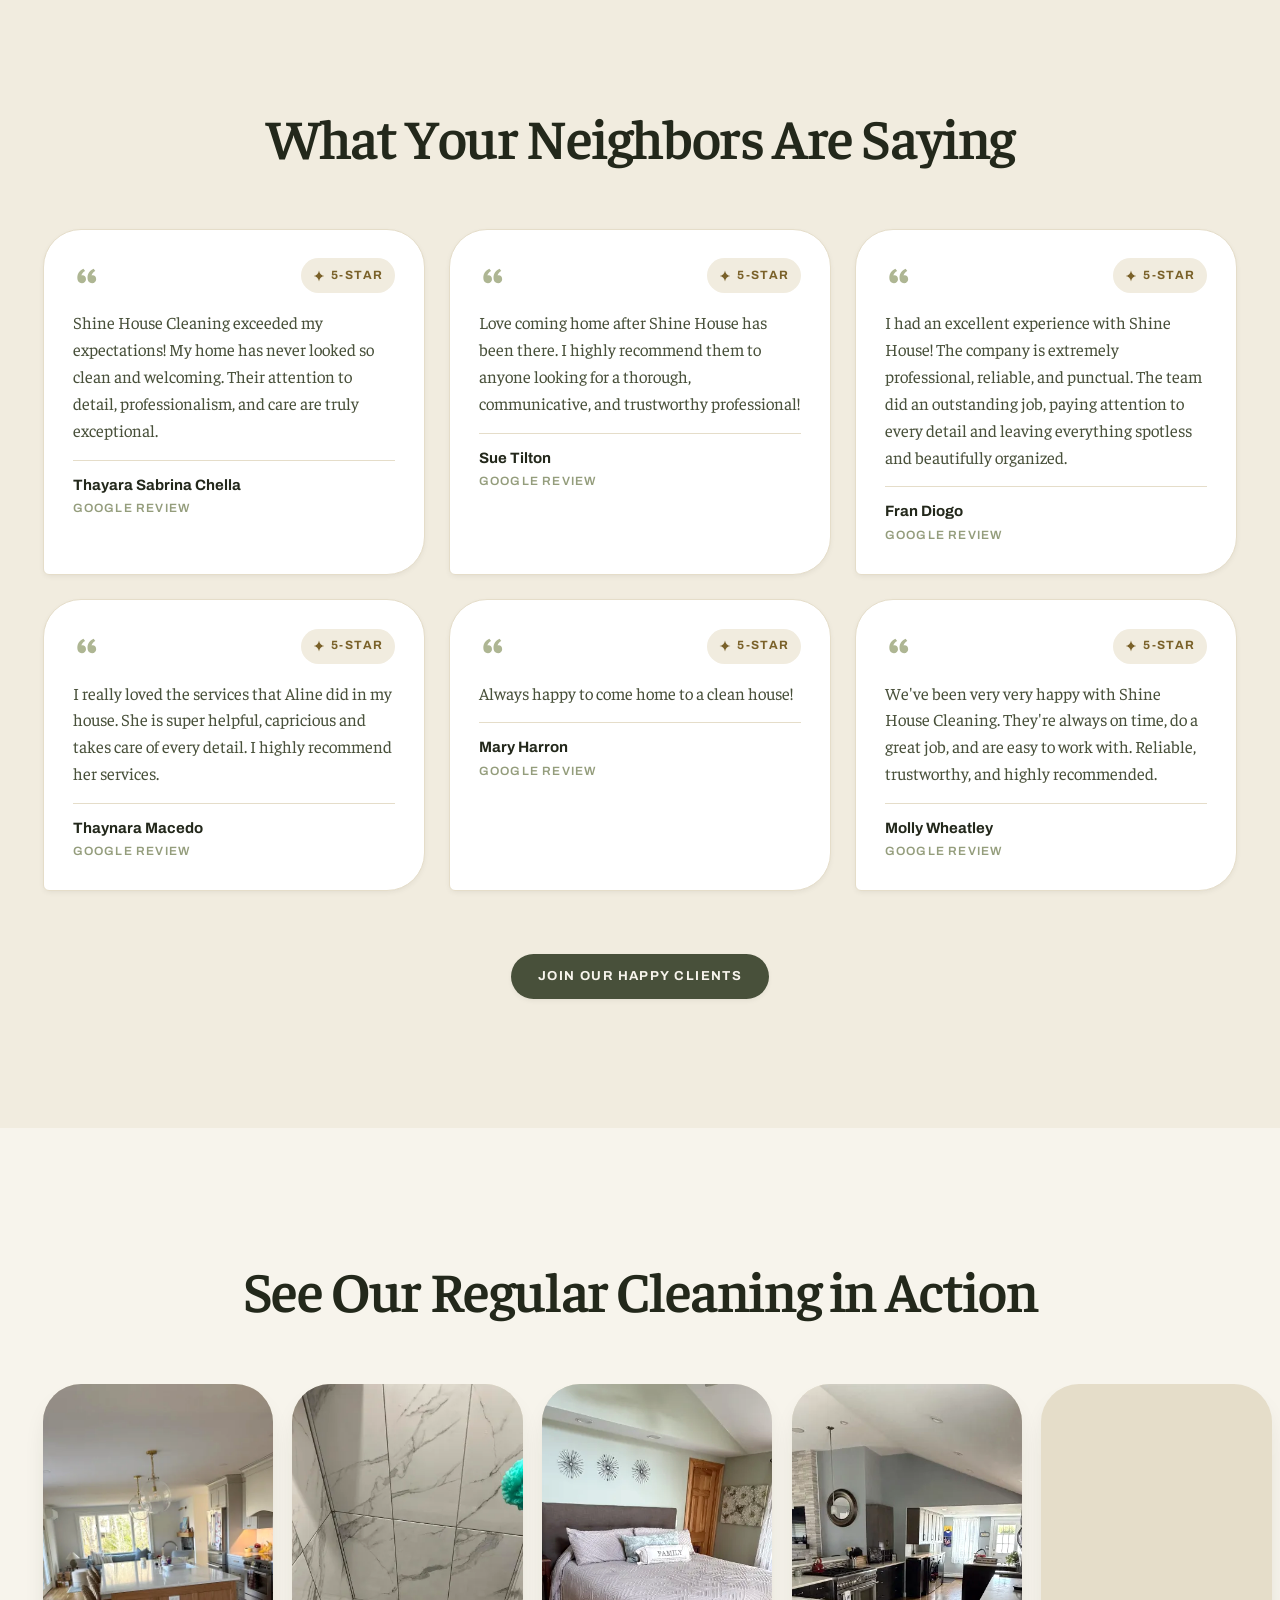
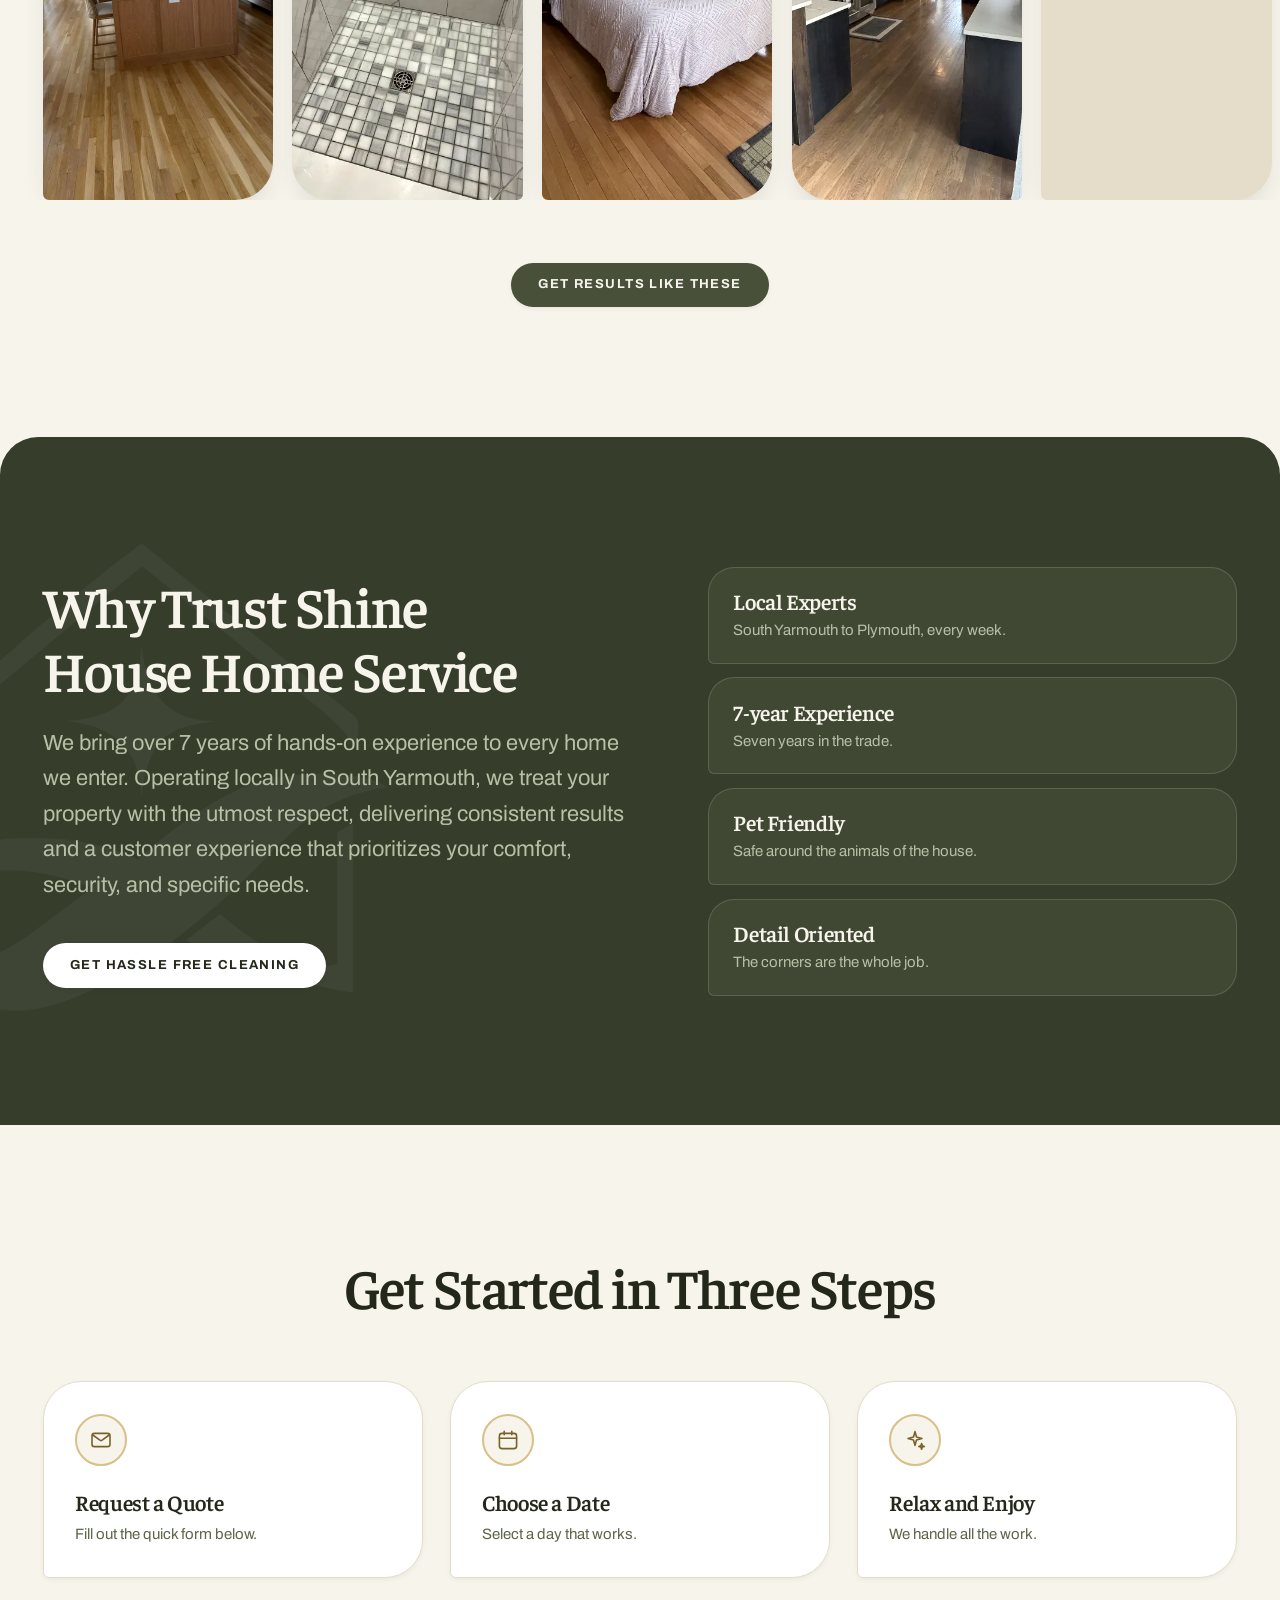
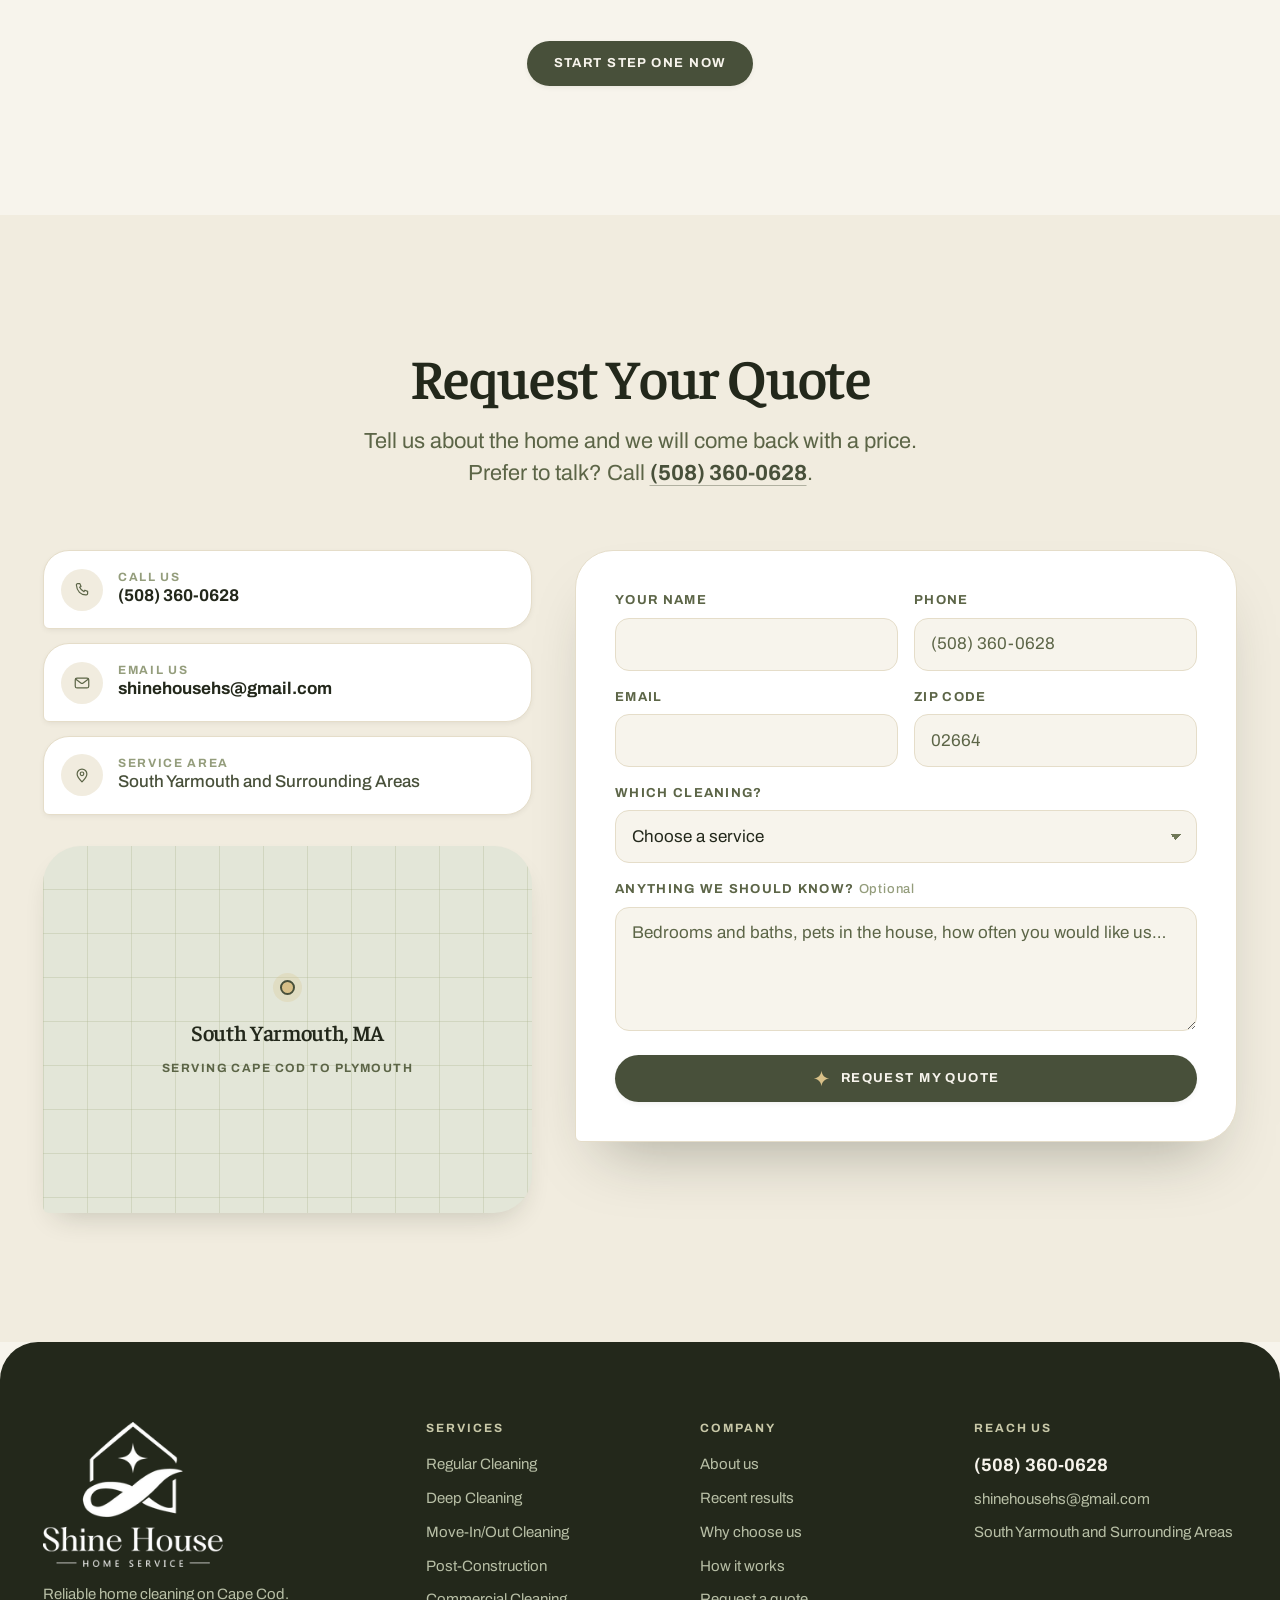
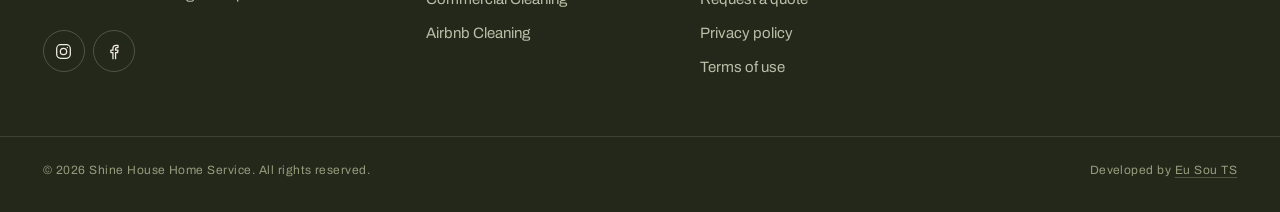
<file: regular-cleaning/index.html>
<!DOCTYPE html><html lang="en-US"><head><meta charset="utf-8"><meta name="viewport" content="width=device-width, initial-scale=1"><title>Regular Cleaning in Cape Cod | Shine House Home Service</title><meta name="description" content="Reliable regular cleaning for Cape Cod homes. Keep dust, sand, pet dander, floors, surfaces and household clutter handled on a schedule that fits your family routine."><meta name="author" content="Shine House Home Service"><meta name="robots" content="index,follow,max-image-preview:large,max-snippet:-1,max-video-preview:-1"><meta name="googlebot" content="index,follow,max-image-preview:large,max-snippet:-1,max-video-preview:-1"><link rel="canonical" href="https://shinehousehome.com/regular-cleaning/"><link rel="alternate" hreflang="en-US" href="https://shinehousehome.com/regular-cleaning/"><link rel="alternate" hreflang="x-default" href="https://shinehousehome.com/regular-cleaning/"><link rel="sitemap" type="application/xml" href="/sitemap.xml"><link rel="icon" type="image/png" sizes="32x32" href="../favicon-32.png"><link rel="apple-touch-icon" sizes="180x180" href="../favicon-180.png"><link rel="manifest" href="/site.webmanifest"><meta name="theme-color" content="#363D2B"><meta name="color-scheme" content="light"><meta property="og:type" content="website"><meta property="og:site_name" content="Shine House Home Service"><meta property="og:title" content="Regular Cleaning in Cape Cod | Shine House Home Service"><meta property="og:description" content="Reliable regular cleaning for Cape Cod homes. Keep dust, sand, pet dander, floors, surfaces and household clutter handled on a schedule that fits your family routine."><meta property="og:url" content="https://shinehousehome.com/regular-cleaning/"><meta property="og:locale" content="en_US"><meta property="og:image" content="https://shinehousehome.com/assets/hero-regular-cleaning-v2.webp"><meta property="og:image:secure_url" content="https://shinehousehome.com/assets/hero-regular-cleaning-v2.webp"><meta property="og:image:type" content="image/webp"><meta property="og:image:width" content="1672"><meta property="og:image:height" content="941"><meta property="og:image:alt" content="Illustrative view of a bright, tidy Cape Cod kitchen with clean counters, floors and breakfast nook."><meta name="twitter:card" content="summary_large_image"><meta name="twitter:title" content="Regular Cleaning in Cape Cod | Shine House Home Service"><meta name="twitter:description" content="Reliable regular cleaning for Cape Cod homes. Keep dust, sand, pet dander, floors, surfaces and household clutter handled on a schedule that fits your family routine."><meta name="twitter:image" content="https://shinehousehome.com/assets/hero-regular-cleaning-v2.webp"><meta name="twitter:image:alt" content="Illustrative view of a bright, tidy Cape Cod kitchen with clean counters, floors and breakfast nook."><script type="application/ld+json">{"@context":"https://schema.org","@graph":[{"@type":["LocalBusiness","HomeAndConstructionBusiness"],"@id":"https://shinehousehome.com/#business","name":"Shine House Home Service","alternateName":"Shine House","description":"Reliable home cleaning on Cape Cod.","url":"https://shinehousehome.com/","telephone":"(508) 360-0628","email":"shinehousehs@gmail.com","founder":{"@type":"Person","name":"Aline de Oliveira do Carmo"},"image":"https://shinehousehome.com/assets/hero-regular-cleaning-v2.webp","logo":"https://shinehousehome.com/assets/mark-olive.png","address":{"@type":"PostalAddress","streetAddress":"22 Winding Brook Rd","addressLocality":"South Yarmouth","addressRegion":"MA","postalCode":"02664","addressCountry":"US"},"areaServed":[{"@type":"City","name":"South Yarmouth, MA"},{"@type":"City","name":"Yarmouth Port, MA"},{"@type":"City","name":"Hyannis, MA"},{"@type":"City","name":"Barnstable, MA"},{"@type":"City","name":"Dennis, MA"},{"@type":"City","name":"Harwich, MA"},{"@type":"City","name":"Chatham, MA"},{"@type":"City","name":"Brewster, MA"},{"@type":"City","name":"Orleans, MA"},{"@type":"City","name":"Eastham, MA"},{"@type":"City","name":"Sandwich, MA"},{"@type":"City","name":"Mashpee, MA"},{"@type":"City","name":"Falmouth, MA"},{"@type":"City","name":"Bourne, MA"},{"@type":"City","name":"Plymouth, MA"}],"sameAs":["https://www.instagram.com/shinehouseservice/","https://www.facebook.com/shinehousehs/"],"contactPoint":{"@type":"ContactPoint","telephone":"(508) 360-0628","email":"shinehousehs@gmail.com","contactType":"customer service","areaServed":"US-MA","availableLanguage":"English"},"hasOfferCatalog":{"@type":"OfferCatalog","name":"Cleaning services","itemListElement":[{"@type":"Offer","itemOffered":{"@type":"Service","name":"Regular Cleaning","url":"https://shinehousehome.com/regular-cleaning/"}},{"@type":"Offer","itemOffered":{"@type":"Service","name":"Deep Cleaning","url":"https://shinehousehome.com/deep-cleaning/"}},{"@type":"Offer","itemOffered":{"@type":"Service","name":"Move-In/Out Cleaning","url":"https://shinehousehome.com/move-in-out-cleaning/"}},{"@type":"Offer","itemOffered":{"@type":"Service","name":"Post-Construction","url":"https://shinehousehome.com/post-construction-cleaning/"}},{"@type":"Offer","itemOffered":{"@type":"Service","name":"Commercial Cleaning","url":"https://shinehousehome.com/commercial-cleaning/"}},{"@type":"Offer","itemOffered":{"@type":"Service","name":"Airbnb Cleaning","url":"https://shinehousehome.com/airbnb-cleaning/"}}]}},{"@type":"WebSite","@id":"https://shinehousehome.com/#website","url":"https://shinehousehome.com/","name":"Shine House Home Service","inLanguage":"en-US","publisher":{"@id":"https://shinehousehome.com/#business"}},{"@type":"WebPage","@id":"https://shinehousehome.com/regular-cleaning/#webpage","url":"https://shinehousehome.com/regular-cleaning/","name":"Regular Cleaning in Cape Cod | Shine House Home Service","description":"Reliable regular cleaning for Cape Cod homes. Keep dust, sand, pet dander, floors, surfaces and household clutter handled on a schedule that fits your family routine.","inLanguage":"en-US","isPartOf":{"@id":"https://shinehousehome.com/#website"},"about":{"@id":"https://shinehousehome.com/#business"},"primaryImageOfPage":{"@type":"ImageObject","url":"https://shinehousehome.com/assets/hero-regular-cleaning-v2.webp","caption":"Illustrative view of a bright, tidy Cape Cod kitchen with clean counters, floors and breakfast nook."},"mainEntity":{"@id":"https://shinehousehome.com/regular-cleaning/#service"}},{"@type":"Service","@id":"https://shinehousehome.com/regular-cleaning/#service","name":"Regular Cleaning","description":"Reliable regular cleaning for Cape Cod homes. Keep dust, sand, pet dander, floors, surfaces and household clutter handled on a schedule that fits your family routine.","url":"https://shinehousehome.com/regular-cleaning/","image":"https://shinehousehome.com/assets/hero-regular-cleaning-v2.webp","provider":{"@id":"https://shinehousehome.com/#business"},"areaServed":[{"@type":"City","name":"South Yarmouth, MA"},{"@type":"City","name":"Yarmouth Port, MA"},{"@type":"City","name":"Hyannis, MA"},{"@type":"City","name":"Barnstable, MA"},{"@type":"City","name":"Dennis, MA"},{"@type":"City","name":"Harwich, MA"},{"@type":"City","name":"Chatham, MA"},{"@type":"City","name":"Brewster, MA"},{"@type":"City","name":"Orleans, MA"},{"@type":"City","name":"Eastham, MA"},{"@type":"City","name":"Sandwich, MA"},{"@type":"City","name":"Mashpee, MA"},{"@type":"City","name":"Falmouth, MA"},{"@type":"City","name":"Bourne, MA"},{"@type":"City","name":"Plymouth, MA"}],"serviceType":"Regular Cleaning"},{"@type":"BreadcrumbList","@id":"https://shinehousehome.com/regular-cleaning/#breadcrumb","itemListElement":[{"@type":"ListItem","position":1,"name":"Home","item":"https://shinehousehome.com/"},{"@type":"ListItem","position":2,"name":"Regular Cleaning","item":"https://shinehousehome.com/regular-cleaning/"}]}]}</script><link rel="stylesheet" href="../css/styles.css"></head><body class="no-js"><script>document.body.classList.remove('no-js');</script><a class="skip-link" href="#main">Skip to content</a><header class="nav" data-nav><a class="nav__brand" href="#top" aria-label="Shine House Home Service, home"><span class="nav__mark"><img src="../assets/mark-white.webp" srcset="../assets/mark-white-96.webp 96w" alt loading="eager" decoding="async" width="573" height="538" class="nav__mark-img nav__mark-img--light"><img src="../assets/mark-olive-77.webp" srcset="../assets/mark-olive.webp 96w" alt loading="eager" decoding="async" width="573" height="538" class="nav__mark-img nav__mark-img--dark"></span><span class="nav__word"><span class="nav__word-1">Shine House</span><span class="nav__word-2 label">Home Service</span></span></a><nav class="nav__links" aria-label="Primary"><div class="drop" data-drop><button class="drop__trigger" type="button" aria-expanded="false" aria-controls="services-menu" data-drop-trigger>Services<span class="drop__chev" aria-hidden="true"><svg viewBox="0 0 24 24" width="13" height="13" fill="none" stroke="currentColor" stroke-width="2.2" stroke-linecap="round" stroke-linejoin="round"><path d="m6 9.5 6 6 6-6"></path></svg></span></button><div class="drop__menu" id="services-menu" data-drop-menu hidden><ul role="list"><li><a href="/regular-cleaning/"><span class="drop__name">Regular Cleaning</span><svg width="15" height="15" viewBox="0 0 24 24" fill="none" stroke="currentColor" stroke-width="1.6" stroke-linecap="round" stroke-linejoin="round" aria-hidden="true" focusable="false"><path d="M4.5 12h14m0 0-5.3-5.3M18.5 12l-5.3 5.3"></path></svg></a></li><li><a href="/deep-cleaning/"><span class="drop__name">Deep Cleaning</span><svg width="15" height="15" viewBox="0 0 24 24" fill="none" stroke="currentColor" stroke-width="1.6" stroke-linecap="round" stroke-linejoin="round" aria-hidden="true" focusable="false"><path d="M4.5 12h14m0 0-5.3-5.3M18.5 12l-5.3 5.3"></path></svg></a></li><li><a href="/move-in-out-cleaning/"><span class="drop__name">Move-In/Out Cleaning</span><svg width="15" height="15" viewBox="0 0 24 24" fill="none" stroke="currentColor" stroke-width="1.6" stroke-linecap="round" stroke-linejoin="round" aria-hidden="true" focusable="false"><path d="M4.5 12h14m0 0-5.3-5.3M18.5 12l-5.3 5.3"></path></svg></a></li><li><a href="/post-construction-cleaning/"><span class="drop__name">Post-Construction</span><svg width="15" height="15" viewBox="0 0 24 24" fill="none" stroke="currentColor" stroke-width="1.6" stroke-linecap="round" stroke-linejoin="round" aria-hidden="true" focusable="false"><path d="M4.5 12h14m0 0-5.3-5.3M18.5 12l-5.3 5.3"></path></svg></a></li><li><a href="/commercial-cleaning/"><span class="drop__name">Commercial Cleaning</span><svg width="15" height="15" viewBox="0 0 24 24" fill="none" stroke="currentColor" stroke-width="1.6" stroke-linecap="round" stroke-linejoin="round" aria-hidden="true" focusable="false"><path d="M4.5 12h14m0 0-5.3-5.3M18.5 12l-5.3 5.3"></path></svg></a></li><li><a href="/airbnb-cleaning/"><span class="drop__name">Airbnb Cleaning</span><svg width="15" height="15" viewBox="0 0 24 24" fill="none" stroke="currentColor" stroke-width="1.6" stroke-linecap="round" stroke-linejoin="round" aria-hidden="true" focusable="false"><path d="M4.5 12h14m0 0-5.3-5.3M18.5 12l-5.3 5.3"></path></svg></a></li></ul></div></div><a class="nav__link" href="#work">Results</a><a class="nav__link" href="#why">Why us</a><a class="nav__link" href="#quote">Contact</a></nav><div class="nav__actions"><a class="nav__phone" href="tel:+15083600628"><svg width="20" height="20" viewBox="0 0 24 24" fill="none" stroke="currentColor" stroke-width="1.6" stroke-linecap="round" stroke-linejoin="round" aria-hidden="true" focusable="false"><path d="M6.2 3.5h3l1.5 3.7-1.9 1.2a12.4 12.4 0 0 0 5.8 5.8l1.2-1.9 3.7 1.5v3a1.7 1.7 0 0 1-1.9 1.7C10.4 18.9 5.1 13.6 4.5 5.4a1.7 1.7 0 0 1 1.7-1.9Z"></path></svg><span class="tnum">(508) 360-0628</span></a><a class="btn btn--primary btn--md nav__cta" href="#quote" data-service="regular-cleaning"><span class="btn__label">Book your cleaning</span></a><button class="nav__toggle" type="button" aria-expanded="false" aria-controls="nav-panel" data-nav-toggle><span class="visually-hidden">Menu</span><span class="nav__toggle-open"><svg width="22" height="22" viewBox="0 0 24 24" fill="none" stroke="currentColor" stroke-width="1.6" stroke-linecap="round" stroke-linejoin="round" aria-hidden="true" focusable="false"><path d="M4 7.5h16M4 16.5h16"></path></svg></span><span class="nav__toggle-close"><svg width="22" height="22" viewBox="0 0 24 24" fill="none" stroke="currentColor" stroke-width="1.6" stroke-linecap="round" stroke-linejoin="round" aria-hidden="true" focusable="false"><path d="M6.3 6.3l11.4 11.4M17.7 6.3 6.3 17.7"></path></svg></span></button></div></header><div class="panel" id="nav-panel" data-nav-panel hidden><nav class="panel__links" aria-label="Primary, mobile"><div class="panel__group" data-panel-group><button class="panel__row panel__row--trigger" type="button" aria-expanded="false" aria-controls="panel-services" data-panel-trigger>Services<span class="panel__chev" aria-hidden="true"><svg viewBox="0 0 24 24" width="18" height="18" fill="none" stroke="currentColor" stroke-width="2" stroke-linecap="round" stroke-linejoin="round"><path d="m6 9.5 6 6 6-6"></path></svg></span></button><ul class="panel__sub" id="panel-services" role="list" hidden><li><a href="/regular-cleaning/">Regular Cleaning</a></li><li><a href="/deep-cleaning/">Deep Cleaning</a></li><li><a href="/move-in-out-cleaning/">Move-In/Out Cleaning</a></li><li><a href="/post-construction-cleaning/">Post-Construction</a></li><li><a href="/commercial-cleaning/">Commercial Cleaning</a></li><li><a href="/airbnb-cleaning/">Airbnb Cleaning</a></li></ul></div><a class="panel__row" href="#work">Results<svg width="18" height="18" viewBox="0 0 24 24" fill="none" stroke="currentColor" stroke-width="1.6" stroke-linecap="round" stroke-linejoin="round" aria-hidden="true" focusable="false"><path d="M4.5 12h14m0 0-5.3-5.3M18.5 12l-5.3 5.3"></path></svg></a><a class="panel__row" href="#why">Why us<svg width="18" height="18" viewBox="0 0 24 24" fill="none" stroke="currentColor" stroke-width="1.6" stroke-linecap="round" stroke-linejoin="round" aria-hidden="true" focusable="false"><path d="M4.5 12h14m0 0-5.3-5.3M18.5 12l-5.3 5.3"></path></svg></a><a class="panel__row" href="#quote">Contact<svg width="18" height="18" viewBox="0 0 24 24" fill="none" stroke="currentColor" stroke-width="1.6" stroke-linecap="round" stroke-linejoin="round" aria-hidden="true" focusable="false"><path d="M4.5 12h14m0 0-5.3-5.3M18.5 12l-5.3 5.3"></path></svg></a></nav><div class="panel__foot"><a class="panel__phone" href="tel:+15083600628"><svg width="18" height="18" viewBox="0 0 24 24" fill="none" stroke="currentColor" stroke-width="1.6" stroke-linecap="round" stroke-linejoin="round" aria-hidden="true" focusable="false"><path d="M6.2 3.5h3l1.5 3.7-1.9 1.2a12.4 12.4 0 0 0 5.8 5.8l1.2-1.9 3.7 1.5v3a1.7 1.7 0 0 1-1.9 1.7C10.4 18.9 5.1 13.6 4.5 5.4a1.7 1.7 0 0 1 1.7-1.9Z"></path></svg><span class="tnum">(508) 360-0628</span></a><a class="btn btn--primary btn--lg panel__cta" href="#quote" data-service="regular-cleaning"><span class="btn__label">Book your cleaning</span></a></div></div><main id="main"><section class="hero" id="top"><div class="hero__media" data-hero-media><img src="../assets/hero-regular-cleaning-v2-1672.webp" srcset="../assets/hero-regular-cleaning-v2-900.webp 900w, ../assets/hero-regular-cleaning-v2-1400.webp 1400w, ../assets/hero-regular-cleaning-v2-1672.webp 1672w" alt="Illustrative view of a bright, tidy Cape Cod kitchen with clean counters, floors and breakfast nook." sizes="100vw" loading="eager" fetchpriority="high" style="--hero-position:50% 54%" data-hero-img="true" decoding="async" width="1672" height="941" class="hero__img"><div class="hero__scrim" aria-hidden="true"></div></div><div class="hero__stack"><h1 class="hero__title"><em class="hero__title-main">Stop Wasting Your Weekends</em><span class="hero__title-sub">Cleaning Your Cape Cod Home</span></h1><p class="hero__lead">Eliminate the stress of constant household clutter and dust. Enjoy a reliable cleaning schedule tailored specifically to your family routine.</p><div class="hero__actions"><a class="btn btn--primary btn--lg" href="#quote" data-service="regular-cleaning"><span class="btn__mark"><svg width="17" height="17" viewBox="0 0 24 24" fill="currentColor" stroke="none" stroke-width="1.6" stroke-linecap="round" stroke-linejoin="round" aria-hidden="true" focusable="false"><path d="M12 1c.62 6.2 4.8 10.38 11 11-6.2.62-10.38 4.8-11 11-.62-6.2-4.8-10.38-11-11 6.2-.62 10.38-4.8 11-11Z"></path></svg></span><span class="btn__label">Take your weekends back</span></a><a class="hero__call" href="tel:+15083600628"><svg width="17" height="17" viewBox="0 0 24 24" fill="none" stroke="currentColor" stroke-width="1.6" stroke-linecap="round" stroke-linejoin="round" aria-hidden="true" focusable="false"><path d="M6.2 3.5h3l1.5 3.7-1.9 1.2a12.4 12.4 0 0 0 5.8 5.8l1.2-1.9 3.7 1.5v3a1.7 1.7 0 0 1-1.9 1.7C10.4 18.9 5.1 13.6 4.5 5.4a1.7 1.7 0 0 1 1.7-1.9Z"></path></svg><span class="tnum">(508) 360-0628</span></a></div></div></section><section class="regular-about section" id="about"><div class="wrap regular-about__grid"><div class="regular-about__text"><h2 class="regular-about__title" data-rise>What Our Regular Cleaning Includes</h2><div class="regular-about__body" data-rise style="--rise-delay:90ms"><p>Life in Cape Cod moves fast, and daily dust, sand, and pet dander accumulate quickly. Our routine cleaning service tackles everyday buildup before it turns into a major headache.</p><p>We handle surface wiping, floor care, trash removal, and full room sanitization so your home stays consistently clean, inviting, and completely stress-free.</p></div><div class="regular-about__cta" data-rise style="--rise-delay:180ms"><a class="btn btn--primary btn--lg" href="#quote" data-service="regular-cleaning"><span class="btn__label">Book your cleaning today</span></a></div></div><figure class="regular-about__plate" data-rise style="--rise-delay:120ms; --rise-y:26px"><img src="../assets/gallery-white-kitchen-1013.webp" srcset="../assets/gallery-white-kitchen.webp 560w, ../assets/gallery-white-kitchen-900.webp 900w, ../assets/gallery-white-kitchen-1013.webp 1013w" alt="A clean residential kitchen with white cabinets, stone counters and stainless appliances." sizes="(max-width: 900px) 92vw, 42vw" loading="lazy" decoding="async" width="1013" height="1800" class="regular-about__img"></figure></div></section><section class="services section band-poche" id="services"><div class="mark mark--right" style="--mark-size:clamp(18rem, 14rem + 22vw, 34rem); --mark-opacity:0.045; --mark-top:20%;" aria-hidden="true"><img src="../assets/mark-white.webp" srcset="../assets/mark-white-420.webp 420w, ../assets/mark-white.webp 573w" alt sizes="34rem" loading="lazy" decoding="async" width="573" height="538" class="mark__img"></div><div class="wrap"><header class="services__head"><h2 data-rise>Cleaning Solutions for Every Need</h2><p class="services__note" data-rise style="--rise-delay:80ms">Six ways we hand a room back to you. Every one is quoted for your home rather than read off a price list.</p></header><ul class="services__grid" role="list"><li class="card" data-rise style="--rise-delay:60ms"><a class="card__link" href="/regular-cleaning/"><div class="card__media"><img src="../assets/service-regular-900.webp" srcset="../assets/service-regular-420.webp 420w, ../assets/service-regular.webp 700w, ../assets/service-regular-900.webp 900w" alt="A clean residential kitchen with appliances, counters and floors in order." sizes="(max-width: 700px) 92vw, (max-width: 1080px) 44vw, 30vw" style="--image-position:48% 58%" loading="lazy" decoding="async" width="900" height="1600" class="card__img"></div><div class="card__body"><h3 class="card__title">Regular Cleaning</h3><p class="card__text">Maintain a consistently fresh and tidy home with our reliable routine schedules.</p><span class="card__action">See more <svg width="16" height="16" viewBox="0 0 24 24" fill="none" stroke="currentColor" stroke-width="1.6" stroke-linecap="round" stroke-linejoin="round" aria-hidden="true" focusable="false"><path d="M4.5 12h14m0 0-5.3-5.3M18.5 12l-5.3 5.3"></path></svg></span></div></a></li><li class="card" data-rise style="--rise-delay:130ms"><a class="card__link" href="/deep-cleaning/"><div class="card__media"><img src="../assets/service-deep-103.webp" srcset="../assets/service-deep.webp 420w, ../assets/service-deep-700.webp 700w, ../assets/service-deep-1000.webp 1000w" alt="A tiled shower with clean marble-look walls, mosaic floor and drain." sizes="(max-width: 700px) 92vw, (max-width: 1080px) 44vw, 30vw" style="--image-position:50% 70%" loading="lazy" decoding="async" width="1200" height="1600" class="card__img"></div><div class="card__body"><h3 class="card__title">Deep Cleaning</h3><p class="card__text">A thorough and detailed approach to reach the hidden dirt in every corner.</p><span class="card__action">See more <svg width="16" height="16" viewBox="0 0 24 24" fill="none" stroke="currentColor" stroke-width="1.6" stroke-linecap="round" stroke-linejoin="round" aria-hidden="true" focusable="false"><path d="M4.5 12h14m0 0-5.3-5.3M18.5 12l-5.3 5.3"></path></svg></span></div></a></li><li class="card" data-rise style="--rise-delay:200ms"><a class="card__link" href="/move-in-out-cleaning/"><div class="card__media"><img src="../assets/service-move-106.webp" srcset="../assets/service-move-420.webp 420w, ../assets/service-move-700.webp 700w, ../assets/service-move-1000.webp 1000w" alt="A clean empty living room with polished wood floors and daylight through large windows." sizes="(max-width: 700px) 92vw, (max-width: 1080px) 44vw, 30vw" style="--image-position:50% 52%" loading="lazy" decoding="async" width="1511" height="1041" class="card__img"></div><div class="card__body"><h3 class="card__title">Move-In/Out Cleaning</h3><p class="card__text">Ensure your new or old property is spotless and ready for the next chapter.</p><span class="card__action">See more <svg width="16" height="16" viewBox="0 0 24 24" fill="none" stroke="currentColor" stroke-width="1.6" stroke-linecap="round" stroke-linejoin="round" aria-hidden="true" focusable="false"><path d="M4.5 12h14m0 0-5.3-5.3M18.5 12l-5.3 5.3"></path></svg></span></div></a></li><li class="card" data-rise style="--rise-delay:270ms"><a class="card__link" href="/post-construction-cleaning/"><div class="card__media"><img src="../assets/service-construction-96.webp" srcset="../assets/service-construction-420.webp 420w, ../assets/service-construction-700.webp 700w, ../assets/service-construction-1000.webp 1000w" alt="A freshly finished kitchen with a clean island, white cabinetry and polished floors." sizes="(max-width: 700px) 92vw, (max-width: 1080px) 44vw, 30vw" style="--image-position:50% 56%" loading="lazy" decoding="async" width="1536" height="1024" class="card__img"></div><div class="card__body"><h3 class="card__title">Post-Construction</h3><p class="card__text">Expert removal of construction dust and debris to reveal your beautiful new space.</p><span class="card__action">See more <svg width="16" height="16" viewBox="0 0 24 24" fill="none" stroke="currentColor" stroke-width="1.6" stroke-linecap="round" stroke-linejoin="round" aria-hidden="true" focusable="false"><path d="M4.5 12h14m0 0-5.3-5.3M18.5 12l-5.3 5.3"></path></svg></span></div></a></li><li class="card" data-rise style="--rise-delay:340ms"><a class="card__link" href="/commercial-cleaning/"><div class="card__media"><img src="../assets/service-commercial-90.webp" srcset="../assets/service-commercial-420.webp 420w, ../assets/service-commercial.webp 700w, ../assets/service-commercial-1000.webp 1000w" alt="A tidy small office reception area with clean floors, desks and counters." sizes="(max-width: 700px) 92vw, (max-width: 1080px) 44vw, 30vw" style="--image-position:52% 56%" loading="lazy" decoding="async" width="1536" height="1024" class="card__img"></div><div class="card__body"><h3 class="card__title">Commercial Cleaning</h3><p class="card__text">Keep your workspace professional and healthy for your employees and clients.</p><span class="card__action">See more <svg width="16" height="16" viewBox="0 0 24 24" fill="none" stroke="currentColor" stroke-width="1.6" stroke-linecap="round" stroke-linejoin="round" aria-hidden="true" focusable="false"><path d="M4.5 12h14m0 0-5.3-5.3M18.5 12l-5.3 5.3"></path></svg></span></div></a></li><li class="card" data-rise style="--rise-delay:410ms"><a class="card__link" href="/airbnb-cleaning/"><div class="card__media"><img src="../assets/service-airbnb-1350.webp" srcset="../assets/service-airbnb.webp 420w, ../assets/service-airbnb-700.webp 700w, ../assets/service-airbnb-1000.webp 1000w" alt="A guest bedroom made with clean bedding and bedside tables ready for arrival." sizes="(max-width: 700px) 92vw, (max-width: 1080px) 44vw, 30vw" style="--image-position:50% 54%" loading="lazy" decoding="async" width="1350" height="1800" class="card__img"></div><div class="card__body"><h3 class="card__title">Airbnb Cleaning</h3><p class="card__text">Fast and reliable turnovers to ensure five star reviews from your guests.</p><span class="card__action">See more <svg width="16" height="16" viewBox="0 0 24 24" fill="none" stroke="currentColor" stroke-width="1.6" stroke-linecap="round" stroke-linejoin="round" aria-hidden="true" focusable="false"><path d="M4.5 12h14m0 0-5.3-5.3M18.5 12l-5.3 5.3"></path></svg></span></div></a></li></ul><div class="services__cta" data-rise><a class="btn btn--onDark btn--lg" href="#quote"><span class="btn__label">Schedule your service now</span></a></div></div></section><section class="reviews section band-sand" id="reviews"><div class="wrap"><header class="reviews__head"><h2 data-rise>What Your Neighbors Are Saying</h2></header><ul class="reviews__grid" role="list"><li class="review" data-rise style="--rise-delay:60ms"><div class="review__top"><span class="review__mark" aria-hidden="true"><svg width="26" height="26" viewBox="0 0 24 24" fill="currentColor" stroke="none" stroke-width="1.6" stroke-linecap="round" stroke-linejoin="round" aria-hidden="true" focusable="false"><path d="M9.6 5.4c-3.5 1.5-5.6 4.4-5.6 8.2 0 3 1.7 5 4.2 5 2.2 0 3.8-1.6 3.8-3.7 0-2-1.4-3.5-3.3-3.5-.4 0-.8.1-1 .2.4-1.9 1.7-3.4 3.5-4.3l-1.6-1.9Zm9.4 0c-3.5 1.5-5.6 4.4-5.6 8.2 0 3 1.7 5 4.2 5 2.2 0 3.8-1.6 3.8-3.7 0-2-1.4-3.5-3.3-3.5-.4 0-.8.1-1 .2.4-1.9 1.7-3.4 3.5-4.3L19 5.4Z"></path></svg></span><span class="review__rating" aria-label="5-star Google review"><svg width="12" height="12" viewBox="0 0 24 24" fill="currentColor" stroke="none" stroke-width="1.6" stroke-linecap="round" stroke-linejoin="round" aria-hidden="true" focusable="false"><path d="M12 1c.62 6.2 4.8 10.38 11 11-6.2.62-10.38 4.8-11 11-.62-6.2-4.8-10.38-11-11 6.2-.62 10.38-4.8 11-11Z"></path></svg><span>5-star</span></span></div><blockquote class="review__text">Shine House Cleaning exceeded my expectations! My home has never looked so clean and welcoming. Their attention to detail, professionalism, and care are truly exceptional.</blockquote><footer class="review__by"><span class="review__name">Thayara Sabrina Chella</span><span class="review__source">Google review</span></footer></li><li class="review" data-rise style="--rise-delay:140ms"><div class="review__top"><span class="review__mark" aria-hidden="true"><svg width="26" height="26" viewBox="0 0 24 24" fill="currentColor" stroke="none" stroke-width="1.6" stroke-linecap="round" stroke-linejoin="round" aria-hidden="true" focusable="false"><path d="M9.6 5.4c-3.5 1.5-5.6 4.4-5.6 8.2 0 3 1.7 5 4.2 5 2.2 0 3.8-1.6 3.8-3.7 0-2-1.4-3.5-3.3-3.5-.4 0-.8.1-1 .2.4-1.9 1.7-3.4 3.5-4.3l-1.6-1.9Zm9.4 0c-3.5 1.5-5.6 4.4-5.6 8.2 0 3 1.7 5 4.2 5 2.2 0 3.8-1.6 3.8-3.7 0-2-1.4-3.5-3.3-3.5-.4 0-.8.1-1 .2.4-1.9 1.7-3.4 3.5-4.3L19 5.4Z"></path></svg></span><span class="review__rating" aria-label="5-star Google review"><svg width="12" height="12" viewBox="0 0 24 24" fill="currentColor" stroke="none" stroke-width="1.6" stroke-linecap="round" stroke-linejoin="round" aria-hidden="true" focusable="false"><path d="M12 1c.62 6.2 4.8 10.38 11 11-6.2.62-10.38 4.8-11 11-.62-6.2-4.8-10.38-11-11 6.2-.62 10.38-4.8 11-11Z"></path></svg><span>5-star</span></span></div><blockquote class="review__text">Love coming home after Shine House has been there. I highly recommend them to anyone looking for a thorough, communicative, and trustworthy professional!</blockquote><footer class="review__by"><span class="review__name">Sue Tilton</span><span class="review__source">Google review</span></footer></li><li class="review" data-rise style="--rise-delay:220ms"><div class="review__top"><span class="review__mark" aria-hidden="true"><svg width="26" height="26" viewBox="0 0 24 24" fill="currentColor" stroke="none" stroke-width="1.6" stroke-linecap="round" stroke-linejoin="round" aria-hidden="true" focusable="false"><path d="M9.6 5.4c-3.5 1.5-5.6 4.4-5.6 8.2 0 3 1.7 5 4.2 5 2.2 0 3.8-1.6 3.8-3.7 0-2-1.4-3.5-3.3-3.5-.4 0-.8.1-1 .2.4-1.9 1.7-3.4 3.5-4.3l-1.6-1.9Zm9.4 0c-3.5 1.5-5.6 4.4-5.6 8.2 0 3 1.7 5 4.2 5 2.2 0 3.8-1.6 3.8-3.7 0-2-1.4-3.5-3.3-3.5-.4 0-.8.1-1 .2.4-1.9 1.7-3.4 3.5-4.3L19 5.4Z"></path></svg></span><span class="review__rating" aria-label="5-star Google review"><svg width="12" height="12" viewBox="0 0 24 24" fill="currentColor" stroke="none" stroke-width="1.6" stroke-linecap="round" stroke-linejoin="round" aria-hidden="true" focusable="false"><path d="M12 1c.62 6.2 4.8 10.38 11 11-6.2.62-10.38 4.8-11 11-.62-6.2-4.8-10.38-11-11 6.2-.62 10.38-4.8 11-11Z"></path></svg><span>5-star</span></span></div><blockquote class="review__text">I had an excellent experience with Shine House! The company is extremely professional, reliable, and punctual. The team did an outstanding job, paying attention to every detail and leaving everything spotless and beautifully organized.</blockquote><footer class="review__by"><span class="review__name">Fran Diogo</span><span class="review__source">Google review</span></footer></li><li class="review" data-rise style="--rise-delay:300ms"><div class="review__top"><span class="review__mark" aria-hidden="true"><svg width="26" height="26" viewBox="0 0 24 24" fill="currentColor" stroke="none" stroke-width="1.6" stroke-linecap="round" stroke-linejoin="round" aria-hidden="true" focusable="false"><path d="M9.6 5.4c-3.5 1.5-5.6 4.4-5.6 8.2 0 3 1.7 5 4.2 5 2.2 0 3.8-1.6 3.8-3.7 0-2-1.4-3.5-3.3-3.5-.4 0-.8.1-1 .2.4-1.9 1.7-3.4 3.5-4.3l-1.6-1.9Zm9.4 0c-3.5 1.5-5.6 4.4-5.6 8.2 0 3 1.7 5 4.2 5 2.2 0 3.8-1.6 3.8-3.7 0-2-1.4-3.5-3.3-3.5-.4 0-.8.1-1 .2.4-1.9 1.7-3.4 3.5-4.3L19 5.4Z"></path></svg></span><span class="review__rating" aria-label="5-star Google review"><svg width="12" height="12" viewBox="0 0 24 24" fill="currentColor" stroke="none" stroke-width="1.6" stroke-linecap="round" stroke-linejoin="round" aria-hidden="true" focusable="false"><path d="M12 1c.62 6.2 4.8 10.38 11 11-6.2.62-10.38 4.8-11 11-.62-6.2-4.8-10.38-11-11 6.2-.62 10.38-4.8 11-11Z"></path></svg><span>5-star</span></span></div><blockquote class="review__text">I really loved the services that Aline did in my house. She is super helpful, capricious and takes care of every detail. I highly recommend her services.</blockquote><footer class="review__by"><span class="review__name">Thaynara Macedo</span><span class="review__source">Google review</span></footer></li><li class="review" data-rise style="--rise-delay:380ms"><div class="review__top"><span class="review__mark" aria-hidden="true"><svg width="26" height="26" viewBox="0 0 24 24" fill="currentColor" stroke="none" stroke-width="1.6" stroke-linecap="round" stroke-linejoin="round" aria-hidden="true" focusable="false"><path d="M9.6 5.4c-3.5 1.5-5.6 4.4-5.6 8.2 0 3 1.7 5 4.2 5 2.2 0 3.8-1.6 3.8-3.7 0-2-1.4-3.5-3.3-3.5-.4 0-.8.1-1 .2.4-1.9 1.7-3.4 3.5-4.3l-1.6-1.9Zm9.4 0c-3.5 1.5-5.6 4.4-5.6 8.2 0 3 1.7 5 4.2 5 2.2 0 3.8-1.6 3.8-3.7 0-2-1.4-3.5-3.3-3.5-.4 0-.8.1-1 .2.4-1.9 1.7-3.4 3.5-4.3L19 5.4Z"></path></svg></span><span class="review__rating" aria-label="5-star Google review"><svg width="12" height="12" viewBox="0 0 24 24" fill="currentColor" stroke="none" stroke-width="1.6" stroke-linecap="round" stroke-linejoin="round" aria-hidden="true" focusable="false"><path d="M12 1c.62 6.2 4.8 10.38 11 11-6.2.62-10.38 4.8-11 11-.62-6.2-4.8-10.38-11-11 6.2-.62 10.38-4.8 11-11Z"></path></svg><span>5-star</span></span></div><blockquote class="review__text">Always happy to come home to a clean house!</blockquote><footer class="review__by"><span class="review__name">Mary Harron</span><span class="review__source">Google review</span></footer></li><li class="review" data-rise style="--rise-delay:460ms"><div class="review__top"><span class="review__mark" aria-hidden="true"><svg width="26" height="26" viewBox="0 0 24 24" fill="currentColor" stroke="none" stroke-width="1.6" stroke-linecap="round" stroke-linejoin="round" aria-hidden="true" focusable="false"><path d="M9.6 5.4c-3.5 1.5-5.6 4.4-5.6 8.2 0 3 1.7 5 4.2 5 2.2 0 3.8-1.6 3.8-3.7 0-2-1.4-3.5-3.3-3.5-.4 0-.8.1-1 .2.4-1.9 1.7-3.4 3.5-4.3l-1.6-1.9Zm9.4 0c-3.5 1.5-5.6 4.4-5.6 8.2 0 3 1.7 5 4.2 5 2.2 0 3.8-1.6 3.8-3.7 0-2-1.4-3.5-3.3-3.5-.4 0-.8.1-1 .2.4-1.9 1.7-3.4 3.5-4.3L19 5.4Z"></path></svg></span><span class="review__rating" aria-label="5-star Google review"><svg width="12" height="12" viewBox="0 0 24 24" fill="currentColor" stroke="none" stroke-width="1.6" stroke-linecap="round" stroke-linejoin="round" aria-hidden="true" focusable="false"><path d="M12 1c.62 6.2 4.8 10.38 11 11-6.2.62-10.38 4.8-11 11-.62-6.2-4.8-10.38-11-11 6.2-.62 10.38-4.8 11-11Z"></path></svg><span>5-star</span></span></div><blockquote class="review__text">We&#39;ve been very very happy with Shine House Cleaning. They&#39;re always on time, do a great job, and are easy to work with. Reliable, trustworthy, and highly recommended.</blockquote><footer class="review__by"><span class="review__name">Molly Wheatley</span><span class="review__source">Google review</span></footer></li></ul><div class="reviews__cta" data-rise><a class="btn btn--primary btn--lg" href="#quote" data-service="regular-cleaning"><span class="btn__label">Join our happy clients</span></a></div></div></section><section class="work section" id="work"><div class="wrap"><header class="work__head"><h2 data-rise>See Our Regular Cleaning in Action</h2></header></div><div class="strip" data-strip tabindex="0" role="region" aria-label="Recent cleaning results, scrollable"><ul class="strip__grid" role="list"><li class="tile tile--tall" data-rise style="--rise-delay:60ms"><button class="tile__btn" type="button" data-open data-full="../assets/gallery-kitchen-island-19.webp" data-room="Kitchen island" data-desc="Island, sink and flooring ready for the day." data-alt="A clean kitchen island with a sink, wood floor and daylight through the windows." aria-label="Open the kitchen island photograph" style="--image-position:50% 54%"><img src="../assets/gallery-kitchen-island.webp" srcset="../assets/gallery-kitchen-island-520.webp 520w, ../assets/gallery-kitchen-island-860.webp 860w, ../assets/gallery-kitchen-island.webp 900w" alt="A clean kitchen island with a sink, wood floor and daylight through the windows." sizes="(max-width: 640px) 78vw, 34vw" draggable="false" loading="lazy" decoding="async" width="900" height="1600" class="tile__img"></button></li><li class="tile tile--tall" data-rise style="--rise-delay:130ms"><button class="tile__btn" type="button" data-open data-full="../assets/gallery-shower-detail.webp" data-room="Shower" data-desc="Tile, glass and drain detailed." data-alt="A tiled shower with clean marble-look walls, mosaic floor and drain." aria-label="Open the shower photograph" style="--image-position:50% 70%"><img src="../assets/gallery-shower-detail-1200.webp" srcset="../assets/gallery-shower-detail-520.webp 520w, ../assets/gallery-shower-detail-860.webp 860w, ../assets/gallery-shower-detail-1200.webp 1200w" alt="A tiled shower with clean marble-look walls, mosaic floor and drain." sizes="(max-width: 640px) 78vw, 34vw" draggable="false" loading="lazy" decoding="async" width="1200" height="1600" class="tile__img"></button></li><li class="tile tile--tall" data-rise style="--rise-delay:200ms"><button class="tile__btn" type="button" data-open data-full="../assets/gallery-bedroom-suite-13.webp" data-room="Guest room" data-desc="Fresh bedding and bedside surfaces." data-alt="A guest bedroom with fresh bedding, clean wood floors and bedside tables." aria-label="Open the guest room photograph" style="--image-position:50% 56%"><img src="../assets/gallery-bedroom-suite-12.webp" srcset="../assets/gallery-bedroom-suite.webp 520w, ../assets/gallery-bedroom-suite-860.webp 860w, ../assets/gallery-bedroom-suite-1300.webp 1300w" alt="A guest bedroom with fresh bedding, clean wood floors and bedside tables." sizes="(max-width: 640px) 78vw, 34vw" draggable="false" loading="lazy" decoding="async" width="1350" height="1800" class="tile__img"></button></li><li class="tile tile--tall" data-rise style="--rise-delay:270ms"><button class="tile__btn" type="button" data-open data-full="../assets/gallery-open-kitchen-28.webp" data-room="Open kitchen" data-desc="Counters, stove and floor reset for the day." data-alt="An open residential kitchen with clean counters, appliances and wood floors." aria-label="Open the open kitchen photograph" style="--image-position:50% 56%"><img src="../assets/gallery-open-kitchen-1350.webp" srcset="../assets/gallery-open-kitchen-520.webp 520w, ../assets/gallery-open-kitchen-860.webp 860w, ../assets/gallery-open-kitchen-1300.webp 1300w" alt="An open residential kitchen with clean counters, appliances and wood floors." sizes="(max-width: 640px) 78vw, 34vw" draggable="false" loading="lazy" decoding="async" width="1350" height="1800" class="tile__img"></button></li><li class="tile tile--tall" data-rise style="--rise-delay:340ms"><button class="tile__btn" type="button" data-open data-full="../assets/gallery-living-room-22.webp" data-room="Living room" data-desc="Seating and surfaces arranged neatly." data-alt="A clean living room with patterned tile flooring and purple upholstered chairs." aria-label="Open the living room photograph" style="--image-position:50% 50%"><img src="../assets/gallery-living-room-23.webp" srcset="../assets/gallery-living-room.webp 520w, ../assets/gallery-living-room-860.webp 860w, ../assets/gallery-living-room-1300.webp 1300w" alt="A clean living room with patterned tile flooring and purple upholstered chairs." sizes="(max-width: 640px) 78vw, 34vw" draggable="false" loading="lazy" decoding="async" width="1350" height="1800" class="tile__img"></button></li><li class="tile tile--tall" data-rise style="--rise-delay:410ms"><button class="tile__btn" type="button" data-open data-full="../assets/gallery-white-kitchen-42.webp" data-room="Kitchen" data-desc="Counters, stove and floor reset for the day." data-alt="A clean residential kitchen with white cabinets, stone counters and stainless appliances." aria-label="Open the kitchen photograph" style="--image-position:50% 58%"><img src="../assets/gallery-white-kitchen-1013.webp" srcset="../assets/gallery-white-kitchen-520.webp 520w, ../assets/gallery-white-kitchen-860.webp 860w, ../assets/gallery-white-kitchen-1013.webp 1013w" alt="A clean residential kitchen with white cabinets, stone counters and stainless appliances." sizes="(max-width: 640px) 78vw, 34vw" draggable="false" loading="lazy" decoding="async" width="1013" height="1800" class="tile__img"></button></li></ul></div><div class="wrap"><div class="work__cta" data-rise><a class="btn btn--primary btn--lg" href="#quote" data-service="regular-cleaning"><span class="btn__label">Get results like these</span></a></div></div></section><dialog class="box" data-box aria-label="Photograph"><button class="box__close" type="button" data-box-close aria-label="Close"><svg width="20" height="20" viewBox="0 0 24 24" fill="none" stroke="currentColor" stroke-width="1.6" stroke-linecap="round" stroke-linejoin="round" aria-hidden="true" focusable="false"><path d="M6.3 6.3l11.4 11.4M17.7 6.3 6.3 17.7"></path></svg></button><figure class="box__figure"><div class="box__frame" data-box-frame></div><figcaption class="box__cap"><span class="box__room" data-box-room></span><span class="box__desc" data-box-desc></span></figcaption></figure></dialog><section class="why section band-poche" id="why"><div class="mark mark--left" style="--mark-size:clamp(18rem, 14rem + 22vw, 34rem); --mark-opacity:0.045; --mark-top:50%;" aria-hidden="true"><img src="../assets/mark-white.webp" srcset="../assets/mark-white-420.webp 420w, ../assets/mark-white.webp 573w" alt sizes="34rem" loading="lazy" decoding="async" width="573" height="538" class="mark__img"></div><div class="wrap why__grid"><div class="why__text"><h2 data-rise>Why Trust Shine House Home Service</h2><p class="why__body" data-rise style="--rise-delay:80ms">We bring over 7 years of hands-on experience to every home we enter. Operating locally in South Yarmouth, we treat your property with the utmost respect, delivering consistent results and a customer experience that prioritizes your comfort, security, and specific needs.</p><div class="why__cta" data-rise style="--rise-delay:160ms"><a class="btn btn--onDark btn--lg" href="#quote"><span class="btn__label">Get hassle free cleaning</span></a></div></div><dl class="why__points"><div class="point" data-rise style="--rise-delay:100ms; --rise-y:14px"><dt class="point__label">Local Experts</dt><dd class="point__note">South Yarmouth to Plymouth, every week.</dd></div><div class="point" data-rise style="--rise-delay:190ms; --rise-y:14px"><dt class="point__label">7-year Experience</dt><dd class="point__note">Seven years in the trade.</dd></div><div class="point" data-rise style="--rise-delay:280ms; --rise-y:14px"><dt class="point__label">Pet Friendly</dt><dd class="point__note">Safe around the animals of the house.</dd></div><div class="point" data-rise style="--rise-delay:370ms; --rise-y:14px"><dt class="point__label">Detail Oriented</dt><dd class="point__note">The corners are the whole job.</dd></div></dl></div></section><section class="how section" id="how"><div class="wrap"><header class="how__head"><h2 data-rise>Get Started in Three Steps</h2></header><ol class="how__list" role="list"><li class="stepcard" data-rise style="--rise-delay:80ms"><span class="stepcard__n" aria-hidden="true"><svg width="24" height="24" viewBox="0 0 24 24" fill="none" stroke="currentColor" stroke-width="1.6" stroke-linecap="round" stroke-linejoin="round" aria-hidden="true" focusable="false"><g><rect x="3" y="5.4" width="18" height="13.2" rx="2.4"></rect><path d="m3.8 7 7.1 5.2a2 2 0 0 0 2.2 0L20.2 7"></path></g></svg></span><h3 class="stepcard__title">Request a Quote</h3><p class="stepcard__note">Fill out the quick form below.</p></li><li class="stepcard" data-rise style="--rise-delay:190ms"><span class="stepcard__n" aria-hidden="true"><svg width="24" height="24" viewBox="0 0 24 24" fill="none" stroke="currentColor" stroke-width="1.6" stroke-linecap="round" stroke-linejoin="round" aria-hidden="true" focusable="false"><g><rect x="3.4" y="5.4" width="17.2" height="15.2" rx="2.6"></rect><path d="M3.4 10.2h17.2M8.2 3.4v3.4M15.8 3.4v3.4"></path></g></svg></span><h3 class="stepcard__title">Choose a Date</h3><p class="stepcard__note">Select a day that works.</p></li><li class="stepcard" data-rise style="--rise-delay:300ms"><span class="stepcard__n" aria-hidden="true"><svg width="24" height="24" viewBox="0 0 24 24" fill="none" stroke="currentColor" stroke-width="1.6" stroke-linecap="round" stroke-linejoin="round" aria-hidden="true" focusable="false"><g><path d="M12 3.6 13.5 9l5.4 1.5-5.4 1.5L12 17.4 10.5 12 5.1 10.5 10.5 9 12 3.6Z"></path><path d="M18.6 15.6l.7 2.1 2.1.7-2.1.7-.7 2.1-.7-2.1-2.1-.7 2.1-.7.7-2.1Z"></path></g></svg></span><h3 class="stepcard__title">Relax and Enjoy</h3><p class="stepcard__note">We handle all the work.</p></li></ol><div class="how__cta" data-rise><a class="btn btn--primary btn--lg" href="#quote" data-service="regular-cleaning"><span class="btn__label">Start step one now</span></a></div></div></section><section class="quote section band-sand" id="quote"><div class="wrap"><header class="quote__head"><h2 data-rise>Request Your Quote</h2><p class="lead quote__lead" data-rise style="--rise-delay:70ms"><span>Tell us about the home and we will come back with a price.</span><span>Prefer to talk? Call <a href="tel:+15083600628" class="tnum quote__phone">(508) 360-0628</a>.</span></p></header><div class="quote__grid"><!-- ── Map + reach ───────────────────────────────────────────── --><aside class="quote__aside" data-rise style="--rise-delay:120ms"><ul class="reach" role="list"><li class="reach__card"><span class="reach__ico"><svg width="18" height="18" viewBox="0 0 24 24" fill="none" stroke="currentColor" stroke-width="1.6" stroke-linecap="round" stroke-linejoin="round" aria-hidden="true" focusable="false"><path d="M6.2 3.5h3l1.5 3.7-1.9 1.2a12.4 12.4 0 0 0 5.8 5.8l1.2-1.9 3.7 1.5v3a1.7 1.7 0 0 1-1.9 1.7C10.4 18.9 5.1 13.6 4.5 5.4a1.7 1.7 0 0 1 1.7-1.9Z"></path></svg></span><span class="reach__body"><span class="reach__label">Call us</span><a class="reach__value tnum" href="tel:+15083600628">(508) 360-0628</a></span></li><li class="reach__card"><span class="reach__ico"><svg width="18" height="18" viewBox="0 0 24 24" fill="none" stroke="currentColor" stroke-width="1.6" stroke-linecap="round" stroke-linejoin="round" aria-hidden="true" focusable="false"><g><rect x="3" y="5.4" width="18" height="13.2" rx="2.4"></rect><path d="m3.8 7 7.1 5.2a2 2 0 0 0 2.2 0L20.2 7"></path></g></svg></span><span class="reach__body"><span class="reach__label">Email us</span><a class="reach__value reach__value--email" href="mailto:shinehousehs@gmail.com">shinehousehs@gmail.com</a></span></li><li class="reach__card"><span class="reach__ico"><svg width="18" height="18" viewBox="0 0 24 24" fill="none" stroke="currentColor" stroke-width="1.6" stroke-linecap="round" stroke-linejoin="round" aria-hidden="true" focusable="false"><g><path d="M12 21.2c4.3-4.4 6.5-7.9 6.5-10.6a6.5 6.5 0 0 0-13 0c0 2.7 2.2 6.2 6.5 10.6Z"></path><circle cx="12" cy="10.4" r="2.4"></circle></g></svg></span><span class="reach__body"><span class="reach__label">Service area</span><span class="reach__value reach__value--plain">South Yarmouth and Surrounding Areas</span></span></li></ul><div class="quote__map"><div class="quote__map-under" aria-hidden="true"><span class="quote__pin"></span><span class="quote__place">South Yarmouth, MA</span><span class="quote__radius">Serving Cape Cod to Plymouth</span></div><iframe src="https://www.google.com/maps?ll=41.6684,-70.1939&amp;z=10&amp;output=embed" title="Map of the Shine House service area around South Yarmouth, MA" loading="lazy" referrerpolicy="no-referrer-when-downgrade" allowfullscreen></iframe></div></aside><!-- ── Form ──────────────────────────────────────────────────── --><div class="quote__panel" data-rise style="--rise-delay:180ms"><form id="form01" class="form" action="https://api.web3forms.com/submit" method="POST" data-quote-form data-lead-webhook="" data-lead-source="shinehousehome.com" novalidate><input type="hidden" name="access_key" value=""><input type="hidden" name="form_id" value="form01"><input type="hidden" name="subject" value="New quote request from shinehousehome.com"><input type="hidden" name="from_name" value="Shine House Home Service"><input type="hidden" name="form_started_at" value="" data-form-started><input type="checkbox" name="botcheck" class="visually-hidden" tabindex="-1" autocomplete="off"><div class="form__trap" aria-hidden="true"><label for="form01-website">Leave this field empty</label><input id="form01-website" name="website" type="text" tabindex="-1" autocomplete="off" data-honeypot></div><div class="form__row"><div class="field"><label for="q-name">Your name</label><input id="q-name" name="name" type="text" autocomplete="name" required><p class="field__err" data-err-for="q-name"></p></div><div class="field"><label for="q-phone">Phone</label><input id="q-phone" name="phone" type="tel" autocomplete="tel" inputmode="tel" placeholder="(508) 360-0628" maxlength="14" data-phone-mask required><p class="field__err" data-err-for="q-phone"></p></div></div><div class="form__row"><div class="field"><label for="q-email">Email</label><input id="q-email" name="email" type="email" autocomplete="email" required><p class="field__err" data-err-for="q-email"></p></div><div class="field"><label for="q-zip">Zip code</label><input id="q-zip" name="zip" type="text" inputmode="numeric" autocomplete="postal-code" maxlength="5" placeholder="02664" required><p class="field__err" data-err-for="q-zip"></p></div></div><div class="field"><label for="q-service">Which cleaning?</label><select id="q-service" name="service" required data-service-select><option value="">Choose a service</option><option value="Regular Cleaning" data-slug="regular-cleaning">Regular Cleaning</option><option value="Deep Cleaning" data-slug="deep-cleaning">Deep Cleaning</option><option value="Move-In/Out Cleaning" data-slug="move-in-out-cleaning">Move-In/Out Cleaning</option><option value="Post-Construction" data-slug="post-construction-cleaning">Post-Construction</option><option value="Commercial Cleaning" data-slug="commercial-cleaning">Commercial Cleaning</option><option value="Airbnb Cleaning" data-slug="airbnb-cleaning">Airbnb Cleaning</option><option value="Not sure yet">Not sure yet, help me pick</option></select><p class="field__err" data-err-for="q-service"></p></div><div class="field"><label for="q-message">Anything we should know? <span class="field__opt">Optional</span></label><textarea id="q-message" name="message" rows="4" placeholder="Bedrooms and baths, pets in the house, how often you would like us…"></textarea></div><button class="form__submit" type="submit" data-submit><span class="form__submit-mark"><svg width="17" height="17" viewBox="0 0 24 24" fill="currentColor" stroke="none" stroke-width="1.6" stroke-linecap="round" stroke-linejoin="round" aria-hidden="true" focusable="false"><path d="M12 1c.62 6.2 4.8 10.38 11 11-6.2.62-10.38 4.8-11 11-.62-6.2-4.8-10.38-11-11 6.2-.62 10.38-4.8 11-11Z"></path></svg></span><span data-submit-label>Request my quote</span></button><p class="form__status" data-status role="status" aria-live="polite"></p></form></div></div></div></section></main><footer class="foot"><div class="wrap foot__grid"><div class="foot__brand"><img src="../assets/logo-white.webp" srcset="../assets/logo-white-220.webp 220w, ../assets/logo-white-440.webp 440w" alt="Shine House Home Service" sizes="180px" loading="lazy" decoding="async" width="1007" height="808" class="foot__logo"><p class="foot__line">Reliable home cleaning on Cape Cod.</p><div class="foot__social"><a href="https://www.instagram.com/shinehouseservice/" target="_blank" rel="noopener noreferrer" aria-label="Shine House on Instagram"><svg width="19" height="19" viewBox="0 0 24 24" fill="none" stroke="currentColor" stroke-width="1.6" stroke-linecap="round" stroke-linejoin="round" aria-hidden="true" focusable="false"><g><rect x="3.4" y="3.4" width="17.2" height="17.2" rx="5"></rect><circle cx="12" cy="12" r="4"></circle><circle cx="16.9" cy="7.1" r="0.9" fill="currentColor" stroke="none"></circle></g></svg></a><a href="https://www.facebook.com/shinehousehs/" target="_blank" rel="noopener noreferrer" aria-label="Shine House on Facebook"><svg width="19" height="19" viewBox="0 0 24 24" fill="none" stroke="currentColor" stroke-width="1.6" stroke-linecap="round" stroke-linejoin="round" aria-hidden="true" focusable="false"><path d="M14.6 21v-7.6h2.6l.4-3h-3V8.5c0-.9.3-1.5 1.5-1.5h1.6V4.3c-.3 0-1.3-.1-2.4-.1-2.4 0-4 1.5-4 4.1v2.1H8.7v3h2.6V21"></path></svg></a></div></div><nav class="foot__col" aria-label="Services"><h2 class="foot__h">Services</h2><ul role="list"><li><a href="/regular-cleaning/">Regular Cleaning</a></li><li><a href="/deep-cleaning/">Deep Cleaning</a></li><li><a href="/move-in-out-cleaning/">Move-In/Out Cleaning</a></li><li><a href="/post-construction-cleaning/">Post-Construction</a></li><li><a href="/commercial-cleaning/">Commercial Cleaning</a></li><li><a href="/airbnb-cleaning/">Airbnb Cleaning</a></li></ul></nav><nav class="foot__col" aria-label="Company"><h2 class="foot__h">Company</h2><ul role="list"><li><a href="/#about">About us</a></li><li><a href="/#work">Recent results</a></li><li><a href="/#why">Why choose us</a></li><li><a href="/#how">How it works</a></li><li><a href="/#quote">Request a quote</a></li><li><a href="/privacy-policy/">Privacy policy</a></li><li><a href="/terms-of-use/">Terms of use</a></li></ul></nav><div class="foot__col"><h2 class="foot__h">Reach us</h2><ul role="list" class="foot__reach"><li><a href="tel:+15083600628" class="tnum foot__phone">(508) 360-0628</a></li><li><a href="mailto:shinehousehs@gmail.com">shinehousehs@gmail.com</a></li><li>South Yarmouth and Surrounding Areas</li></ul></div></div><div class="wrap foot__base"><p>© 2026 Shine House Home Service. All rights reserved.</p><p class="foot__owner">Developed by <a href="https://eusouts.com/" target="_blank" rel="noopener noreferrer">Eu Sou TS</a></p></div></footer>  <script src="../js/main.js"></script>
</body></html>
</file>
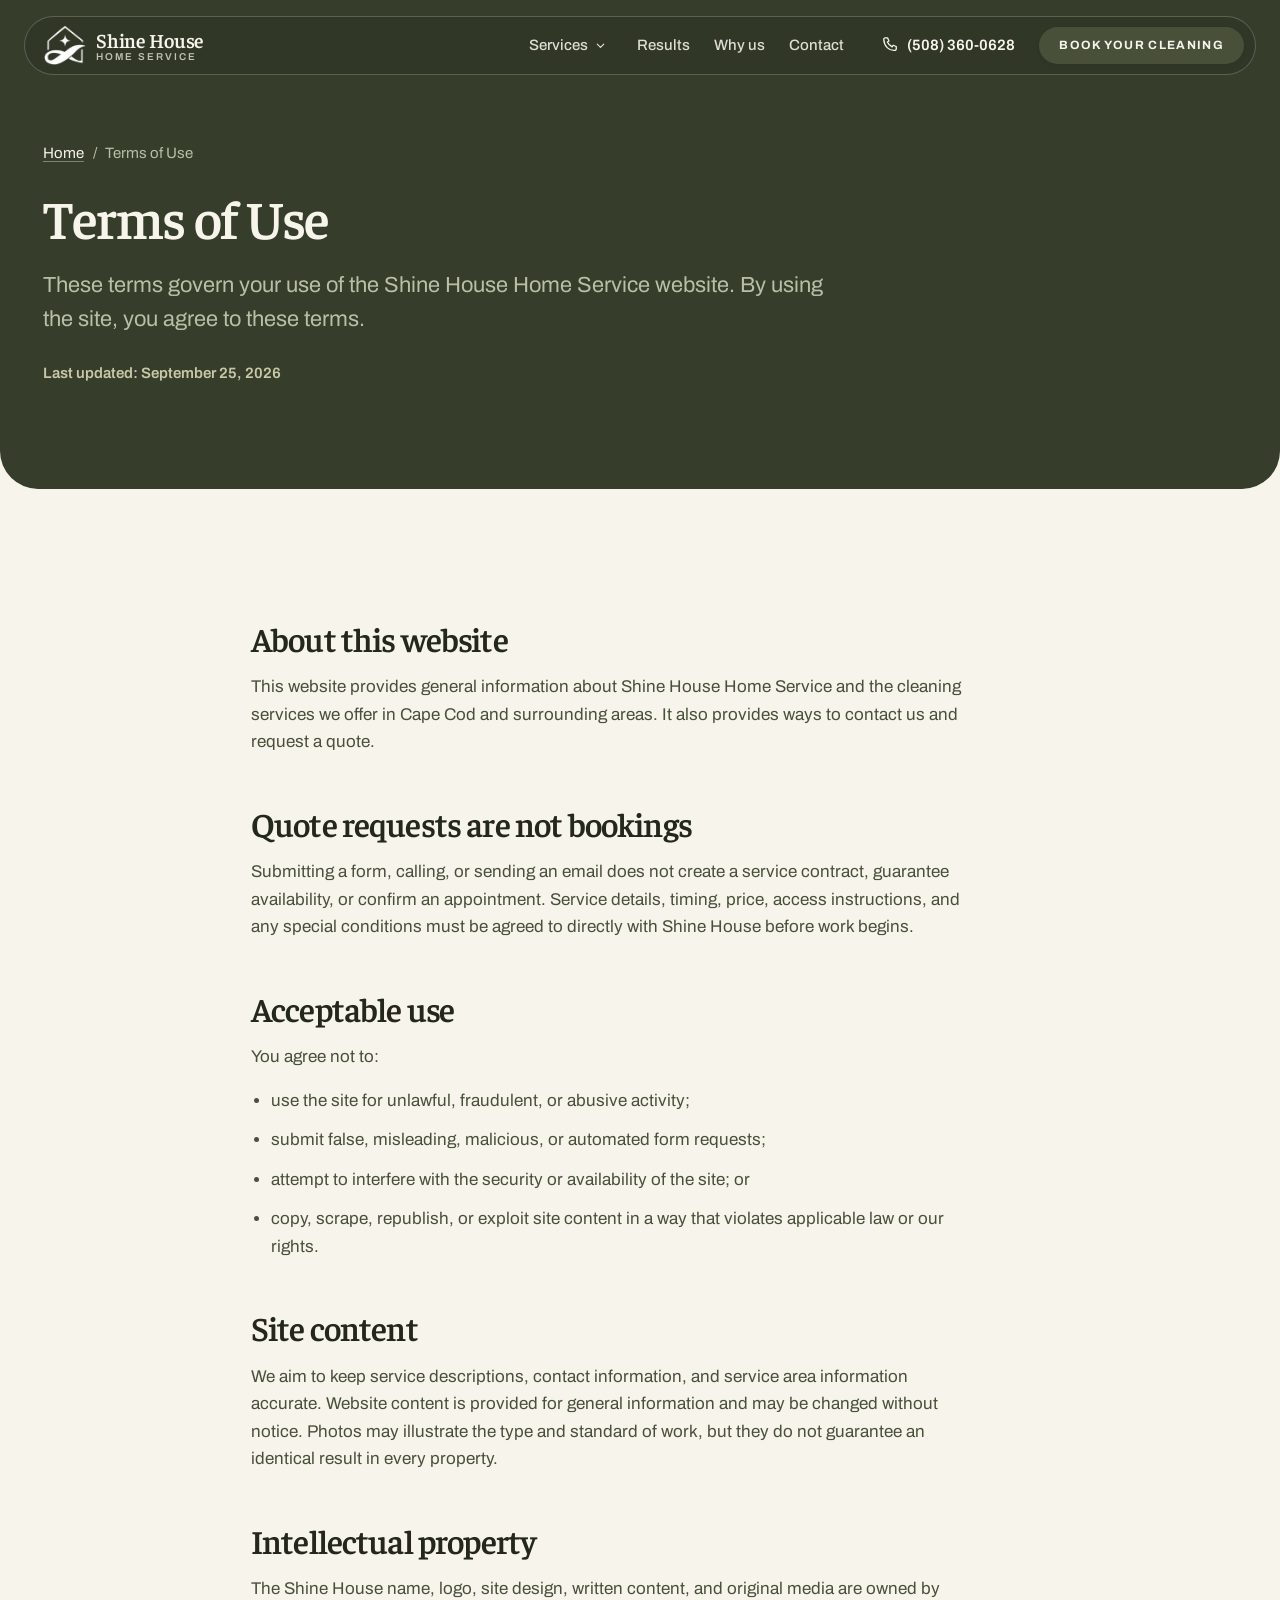
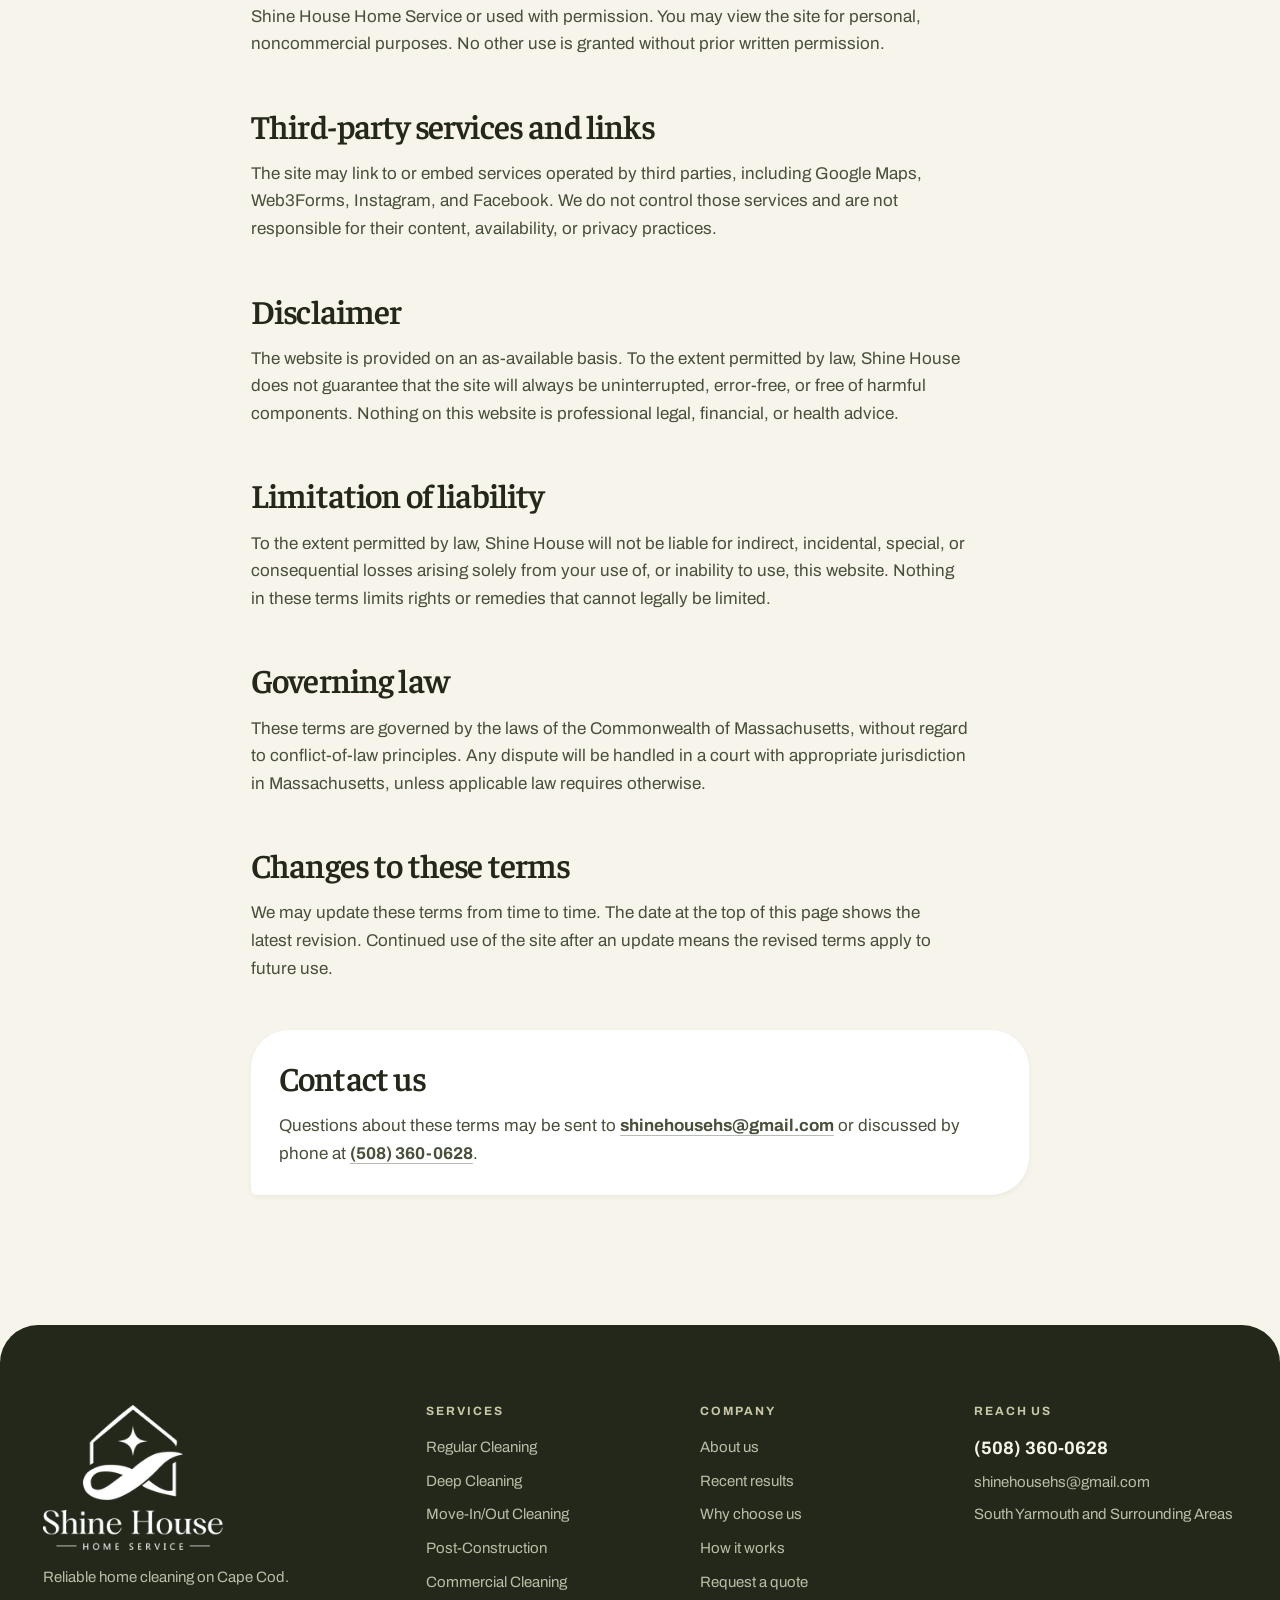
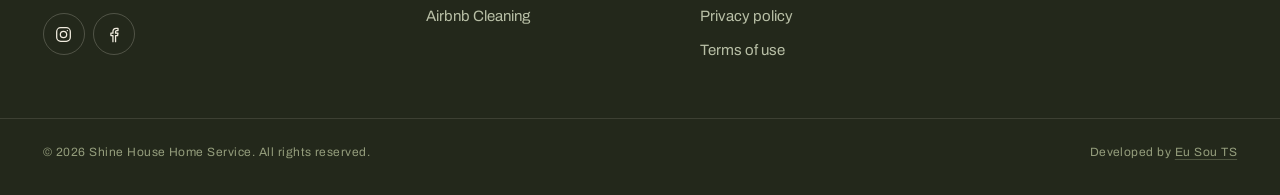
<file: terms-of-use/index.html>
<!DOCTYPE html><html lang="en-US"><head><meta charset="utf-8"><meta name="viewport" content="width=device-width, initial-scale=1"><title>Terms of Use | Shine House Home Service</title><meta name="description" content="Terms governing use of the Shine House Home Service website, quote requests, content and links to third-party services."><meta name="author" content="Shine House Home Service"><meta name="robots" content="index,follow,max-image-preview:large,max-snippet:-1,max-video-preview:-1"><meta name="googlebot" content="index,follow,max-image-preview:large,max-snippet:-1,max-video-preview:-1"><link rel="canonical" href="https://shinehousehome.com/terms-of-use/"><link rel="alternate" hreflang="en-US" href="https://shinehousehome.com/terms-of-use/"><link rel="alternate" hreflang="x-default" href="https://shinehousehome.com/terms-of-use/"><link rel="sitemap" type="application/xml" href="/sitemap.xml"><link rel="icon" type="image/png" sizes="32x32" href="../favicon-32.png"><link rel="apple-touch-icon" sizes="180x180" href="../favicon-180.png"><link rel="manifest" href="/site.webmanifest"><meta name="theme-color" content="#363D2B"><meta name="color-scheme" content="light"><meta property="og:type" content="website"><meta property="og:site_name" content="Shine House Home Service"><meta property="og:title" content="Terms of Use | Shine House Home Service"><meta property="og:description" content="Terms governing use of the Shine House Home Service website, quote requests, content and links to third-party services."><meta property="og:url" content="https://shinehousehome.com/terms-of-use/"><meta property="og:locale" content="en_US"><meta property="og:image" content="https://shinehousehome.com/assets/hero-made-bed.webp"><meta property="og:image:secure_url" content="https://shinehousehome.com/assets/hero-made-bed.webp"><meta property="og:image:type" content="image/webp"><meta property="og:image:width" content="1800"><meta property="og:image:height" content="1200"><meta property="og:image:alt" content="A bright, freshly prepared Cape Cod home by Shine House Home Service."><meta name="twitter:card" content="summary_large_image"><meta name="twitter:title" content="Terms of Use | Shine House Home Service"><meta name="twitter:description" content="Terms governing use of the Shine House Home Service website, quote requests, content and links to third-party services."><meta name="twitter:image" content="https://shinehousehome.com/assets/hero-made-bed.webp"><meta name="twitter:image:alt" content="A bright, freshly prepared Cape Cod home by Shine House Home Service."><script type="application/ld+json">{"@context":"https://schema.org","@graph":[{"@type":["LocalBusiness","HomeAndConstructionBusiness"],"@id":"https://shinehousehome.com/#business","name":"Shine House Home Service","alternateName":"Shine House","description":"Reliable home cleaning on Cape Cod.","url":"https://shinehousehome.com/","telephone":"(508) 360-0628","email":"shinehousehs@gmail.com","founder":{"@type":"Person","name":"Aline de Oliveira do Carmo"},"image":"https://shinehousehome.com/assets/hero-made-bed.webp","logo":"https://shinehousehome.com/assets/mark-olive.png","address":{"@type":"PostalAddress","streetAddress":"22 Winding Brook Rd","addressLocality":"South Yarmouth","addressRegion":"MA","postalCode":"02664","addressCountry":"US"},"areaServed":[{"@type":"City","name":"South Yarmouth, MA"},{"@type":"City","name":"Yarmouth Port, MA"},{"@type":"City","name":"Hyannis, MA"},{"@type":"City","name":"Barnstable, MA"},{"@type":"City","name":"Dennis, MA"},{"@type":"City","name":"Harwich, MA"},{"@type":"City","name":"Chatham, MA"},{"@type":"City","name":"Brewster, MA"},{"@type":"City","name":"Orleans, MA"},{"@type":"City","name":"Eastham, MA"},{"@type":"City","name":"Sandwich, MA"},{"@type":"City","name":"Mashpee, MA"},{"@type":"City","name":"Falmouth, MA"},{"@type":"City","name":"Bourne, MA"},{"@type":"City","name":"Plymouth, MA"}],"sameAs":["https://www.instagram.com/shinehouseservice/","https://www.facebook.com/shinehousehs/"],"contactPoint":{"@type":"ContactPoint","telephone":"(508) 360-0628","email":"shinehousehs@gmail.com","contactType":"customer service","areaServed":"US-MA","availableLanguage":"English"},"hasOfferCatalog":{"@type":"OfferCatalog","name":"Cleaning services","itemListElement":[{"@type":"Offer","itemOffered":{"@type":"Service","name":"Regular Cleaning","url":"https://shinehousehome.com/regular-cleaning/"}},{"@type":"Offer","itemOffered":{"@type":"Service","name":"Deep Cleaning","url":"https://shinehousehome.com/deep-cleaning/"}},{"@type":"Offer","itemOffered":{"@type":"Service","name":"Move-In/Out Cleaning","url":"https://shinehousehome.com/move-in-out-cleaning/"}},{"@type":"Offer","itemOffered":{"@type":"Service","name":"Post-Construction","url":"https://shinehousehome.com/post-construction-cleaning/"}},{"@type":"Offer","itemOffered":{"@type":"Service","name":"Commercial Cleaning","url":"https://shinehousehome.com/commercial-cleaning/"}},{"@type":"Offer","itemOffered":{"@type":"Service","name":"Airbnb Cleaning","url":"https://shinehousehome.com/airbnb-cleaning/"}}]}},{"@type":"WebSite","@id":"https://shinehousehome.com/#website","url":"https://shinehousehome.com/","name":"Shine House Home Service","inLanguage":"en-US","publisher":{"@id":"https://shinehousehome.com/#business"}},{"@type":"WebPage","@id":"https://shinehousehome.com/terms-of-use/#webpage","url":"https://shinehousehome.com/terms-of-use/","name":"Terms of Use | Shine House Home Service","description":"Terms governing use of the Shine House Home Service website, quote requests, content and links to third-party services.","inLanguage":"en-US","isPartOf":{"@id":"https://shinehousehome.com/#website"},"about":{"@id":"https://shinehousehome.com/#business"},"primaryImageOfPage":{"@type":"ImageObject","url":"https://shinehousehome.com/assets/hero-made-bed.webp","caption":"A bright, freshly prepared Cape Cod home by Shine House Home Service."}},{"@type":"BreadcrumbList","@id":"https://shinehousehome.com/terms-of-use/#breadcrumb","itemListElement":[{"@type":"ListItem","position":1,"name":"Home","item":"https://shinehousehome.com/"},{"@type":"ListItem","position":2,"name":"Terms of Use","item":"https://shinehousehome.com/terms-of-use/"}]}]}</script><link rel="stylesheet" href="../css/styles.css"></head><body class="no-js"><script>document.body.classList.remove('no-js');</script><a class="skip-link" href="#main">Skip to content</a><header class="nav" data-nav><a class="nav__brand" href="/" aria-label="Shine House Home Service, home"><span class="nav__mark"><img src="../assets/mark-white.webp" srcset="../assets/mark-white-96.webp 96w" alt loading="eager" decoding="async" width="573" height="538" class="nav__mark-img nav__mark-img--light"><img src="../assets/mark-olive-77.webp" srcset="../assets/mark-olive.webp 96w" alt loading="eager" decoding="async" width="573" height="538" class="nav__mark-img nav__mark-img--dark"></span><span class="nav__word"><span class="nav__word-1">Shine House</span><span class="nav__word-2 label">Home Service</span></span></a><nav class="nav__links" aria-label="Primary"><div class="drop" data-drop><button class="drop__trigger" type="button" aria-expanded="false" aria-controls="services-menu" data-drop-trigger>Services<span class="drop__chev" aria-hidden="true"><svg viewBox="0 0 24 24" width="13" height="13" fill="none" stroke="currentColor" stroke-width="2.2" stroke-linecap="round" stroke-linejoin="round"><path d="m6 9.5 6 6 6-6"></path></svg></span></button><div class="drop__menu" id="services-menu" data-drop-menu hidden><ul role="list"><li><a href="/regular-cleaning/"><span class="drop__name">Regular Cleaning</span><svg width="15" height="15" viewBox="0 0 24 24" fill="none" stroke="currentColor" stroke-width="1.6" stroke-linecap="round" stroke-linejoin="round" aria-hidden="true" focusable="false"><path d="M4.5 12h14m0 0-5.3-5.3M18.5 12l-5.3 5.3"></path></svg></a></li><li><a href="/deep-cleaning/"><span class="drop__name">Deep Cleaning</span><svg width="15" height="15" viewBox="0 0 24 24" fill="none" stroke="currentColor" stroke-width="1.6" stroke-linecap="round" stroke-linejoin="round" aria-hidden="true" focusable="false"><path d="M4.5 12h14m0 0-5.3-5.3M18.5 12l-5.3 5.3"></path></svg></a></li><li><a href="/move-in-out-cleaning/"><span class="drop__name">Move-In/Out Cleaning</span><svg width="15" height="15" viewBox="0 0 24 24" fill="none" stroke="currentColor" stroke-width="1.6" stroke-linecap="round" stroke-linejoin="round" aria-hidden="true" focusable="false"><path d="M4.5 12h14m0 0-5.3-5.3M18.5 12l-5.3 5.3"></path></svg></a></li><li><a href="/post-construction-cleaning/"><span class="drop__name">Post-Construction</span><svg width="15" height="15" viewBox="0 0 24 24" fill="none" stroke="currentColor" stroke-width="1.6" stroke-linecap="round" stroke-linejoin="round" aria-hidden="true" focusable="false"><path d="M4.5 12h14m0 0-5.3-5.3M18.5 12l-5.3 5.3"></path></svg></a></li><li><a href="/commercial-cleaning/"><span class="drop__name">Commercial Cleaning</span><svg width="15" height="15" viewBox="0 0 24 24" fill="none" stroke="currentColor" stroke-width="1.6" stroke-linecap="round" stroke-linejoin="round" aria-hidden="true" focusable="false"><path d="M4.5 12h14m0 0-5.3-5.3M18.5 12l-5.3 5.3"></path></svg></a></li><li><a href="/airbnb-cleaning/"><span class="drop__name">Airbnb Cleaning</span><svg width="15" height="15" viewBox="0 0 24 24" fill="none" stroke="currentColor" stroke-width="1.6" stroke-linecap="round" stroke-linejoin="round" aria-hidden="true" focusable="false"><path d="M4.5 12h14m0 0-5.3-5.3M18.5 12l-5.3 5.3"></path></svg></a></li></ul></div></div><a class="nav__link" href="/#work">Results</a><a class="nav__link" href="/#why">Why us</a><a class="nav__link" href="/#quote">Contact</a></nav><div class="nav__actions"><a class="nav__phone" href="tel:+15083600628"><svg width="20" height="20" viewBox="0 0 24 24" fill="none" stroke="currentColor" stroke-width="1.6" stroke-linecap="round" stroke-linejoin="round" aria-hidden="true" focusable="false"><path d="M6.2 3.5h3l1.5 3.7-1.9 1.2a12.4 12.4 0 0 0 5.8 5.8l1.2-1.9 3.7 1.5v3a1.7 1.7 0 0 1-1.9 1.7C10.4 18.9 5.1 13.6 4.5 5.4a1.7 1.7 0 0 1 1.7-1.9Z"></path></svg><span class="tnum">(508) 360-0628</span></a><a class="btn btn--primary btn--md nav__cta" href="/#quote"><span class="btn__label">Book your cleaning</span></a><button class="nav__toggle" type="button" aria-expanded="false" aria-controls="nav-panel" data-nav-toggle><span class="visually-hidden">Menu</span><span class="nav__toggle-open"><svg width="22" height="22" viewBox="0 0 24 24" fill="none" stroke="currentColor" stroke-width="1.6" stroke-linecap="round" stroke-linejoin="round" aria-hidden="true" focusable="false"><path d="M4 7.5h16M4 16.5h16"></path></svg></span><span class="nav__toggle-close"><svg width="22" height="22" viewBox="0 0 24 24" fill="none" stroke="currentColor" stroke-width="1.6" stroke-linecap="round" stroke-linejoin="round" aria-hidden="true" focusable="false"><path d="M6.3 6.3l11.4 11.4M17.7 6.3 6.3 17.7"></path></svg></span></button></div></header><div class="panel" id="nav-panel" data-nav-panel hidden><nav class="panel__links" aria-label="Primary, mobile"><div class="panel__group" data-panel-group><button class="panel__row panel__row--trigger" type="button" aria-expanded="false" aria-controls="panel-services" data-panel-trigger>Services<span class="panel__chev" aria-hidden="true"><svg viewBox="0 0 24 24" width="18" height="18" fill="none" stroke="currentColor" stroke-width="2" stroke-linecap="round" stroke-linejoin="round"><path d="m6 9.5 6 6 6-6"></path></svg></span></button><ul class="panel__sub" id="panel-services" role="list" hidden><li><a href="/regular-cleaning/">Regular Cleaning</a></li><li><a href="/deep-cleaning/">Deep Cleaning</a></li><li><a href="/move-in-out-cleaning/">Move-In/Out Cleaning</a></li><li><a href="/post-construction-cleaning/">Post-Construction</a></li><li><a href="/commercial-cleaning/">Commercial Cleaning</a></li><li><a href="/airbnb-cleaning/">Airbnb Cleaning</a></li></ul></div><a class="panel__row" href="/#work">Results<svg width="18" height="18" viewBox="0 0 24 24" fill="none" stroke="currentColor" stroke-width="1.6" stroke-linecap="round" stroke-linejoin="round" aria-hidden="true" focusable="false"><path d="M4.5 12h14m0 0-5.3-5.3M18.5 12l-5.3 5.3"></path></svg></a><a class="panel__row" href="/#why">Why us<svg width="18" height="18" viewBox="0 0 24 24" fill="none" stroke="currentColor" stroke-width="1.6" stroke-linecap="round" stroke-linejoin="round" aria-hidden="true" focusable="false"><path d="M4.5 12h14m0 0-5.3-5.3M18.5 12l-5.3 5.3"></path></svg></a><a class="panel__row" href="/#quote">Contact<svg width="18" height="18" viewBox="0 0 24 24" fill="none" stroke="currentColor" stroke-width="1.6" stroke-linecap="round" stroke-linejoin="round" aria-hidden="true" focusable="false"><path d="M4.5 12h14m0 0-5.3-5.3M18.5 12l-5.3 5.3"></path></svg></a></nav><div class="panel__foot"><a class="panel__phone" href="tel:+15083600628"><svg width="18" height="18" viewBox="0 0 24 24" fill="none" stroke="currentColor" stroke-width="1.6" stroke-linecap="round" stroke-linejoin="round" aria-hidden="true" focusable="false"><path d="M6.2 3.5h3l1.5 3.7-1.9 1.2a12.4 12.4 0 0 0 5.8 5.8l1.2-1.9 3.7 1.5v3a1.7 1.7 0 0 1-1.9 1.7C10.4 18.9 5.1 13.6 4.5 5.4a1.7 1.7 0 0 1 1.7-1.9Z"></path></svg><span class="tnum">(508) 360-0628</span></a><a class="btn btn--primary btn--lg panel__cta" href="/#quote"><span class="btn__label">Book your cleaning</span></a></div></div><main id="main" class="legal"><header class="legal__head"><div class="wrap legal__head-inner" data-rise><nav class="legal__crumbs" aria-label="Breadcrumb"><a href="/">Home</a><span aria-hidden="true">/</span><span aria-current="page">Terms of Use</span></nav><h1>Terms of Use</h1><p class="legal__intro">These terms govern your use of the Shine House Home Service website. By using the site, you agree to these terms.</p><p class="legal__updated">Last updated: <time datetime="2026-09-25">September 25, 2026</time></p></div></header><section class="legal__body section"><article class="wrap legal__article" data-rise style="--rise-delay:100ms"><section><h2>About this website</h2><p>This website provides general information about Shine House Home Service and the cleaning services we offer in Cape Cod and surrounding areas. It also provides ways to contact us and request a quote.</p></section><section><h2>Quote requests are not bookings</h2><p>Submitting a form, calling, or sending an email does not create a service contract, guarantee availability, or confirm an appointment. Service details, timing, price, access instructions, and any special conditions must be agreed to directly with Shine House before work begins.</p></section><section><h2>Acceptable use</h2><p>You agree not to:</p><ul><li>use the site for unlawful, fraudulent, or abusive activity;</li><li>submit false, misleading, malicious, or automated form requests;</li><li>attempt to interfere with the security or availability of the site; or</li><li>copy, scrape, republish, or exploit site content in a way that violates applicable law or our rights.</li></ul></section><section><h2>Site content</h2><p>We aim to keep service descriptions, contact information, and service area information accurate. Website content is provided for general information and may be changed without notice. Photos may illustrate the type and standard of work, but they do not guarantee an identical result in every property.</p></section><section><h2>Intellectual property</h2><p>The Shine House name, logo, site design, written content, and original media are owned by Shine House Home Service or used with permission. You may view the site for personal, noncommercial purposes. No other use is granted without prior written permission.</p></section><section><h2>Third-party services and links</h2><p>The site may link to or embed services operated by third parties, including Google Maps, Web3Forms, Instagram, and Facebook. We do not control those services and are not responsible for their content, availability, or privacy practices.</p></section><section><h2>Disclaimer</h2><p>The website is provided on an as-available basis. To the extent permitted by law, Shine House does not guarantee that the site will always be uninterrupted, error-free, or free of harmful components. Nothing on this website is professional legal, financial, or health advice.</p></section><section><h2>Limitation of liability</h2><p>To the extent permitted by law, Shine House will not be liable for indirect, incidental, special, or consequential losses arising solely from your use of, or inability to use, this website. Nothing in these terms limits rights or remedies that cannot legally be limited.</p></section><section><h2>Governing law</h2><p>These terms are governed by the laws of the Commonwealth of Massachusetts, without regard to conflict-of-law principles. Any dispute will be handled in a court with appropriate jurisdiction in Massachusetts, unless applicable law requires otherwise.</p></section><section><h2>Changes to these terms</h2><p>We may update these terms from time to time. The date at the top of this page shows the latest revision. Continued use of the site after an update means the revised terms apply to future use.</p></section><section class="legal-note"><h2>Contact us</h2><p>Questions about these terms may be sent to <a href="mailto:shinehousehs@gmail.com">shinehousehs@gmail.com</a> or discussed by phone at <a href="tel:+15083600628">(508) 360-0628</a>.</p></section></article></section></main><footer class="foot"><div class="wrap foot__grid"><div class="foot__brand"><img src="../assets/logo-white.webp" srcset="../assets/logo-white-220.webp 220w, ../assets/logo-white-440.webp 440w" alt="Shine House Home Service" sizes="180px" loading="lazy" decoding="async" width="1007" height="808" class="foot__logo"><p class="foot__line">Reliable home cleaning on Cape Cod.</p><div class="foot__social"><a href="https://www.instagram.com/shinehouseservice/" target="_blank" rel="noopener noreferrer" aria-label="Shine House on Instagram"><svg width="19" height="19" viewBox="0 0 24 24" fill="none" stroke="currentColor" stroke-width="1.6" stroke-linecap="round" stroke-linejoin="round" aria-hidden="true" focusable="false"><g><rect x="3.4" y="3.4" width="17.2" height="17.2" rx="5"></rect><circle cx="12" cy="12" r="4"></circle><circle cx="16.9" cy="7.1" r="0.9" fill="currentColor" stroke="none"></circle></g></svg></a><a href="https://www.facebook.com/shinehousehs/" target="_blank" rel="noopener noreferrer" aria-label="Shine House on Facebook"><svg width="19" height="19" viewBox="0 0 24 24" fill="none" stroke="currentColor" stroke-width="1.6" stroke-linecap="round" stroke-linejoin="round" aria-hidden="true" focusable="false"><path d="M14.6 21v-7.6h2.6l.4-3h-3V8.5c0-.9.3-1.5 1.5-1.5h1.6V4.3c-.3 0-1.3-.1-2.4-.1-2.4 0-4 1.5-4 4.1v2.1H8.7v3h2.6V21"></path></svg></a></div></div><nav class="foot__col" aria-label="Services"><h2 class="foot__h">Services</h2><ul role="list"><li><a href="/regular-cleaning/">Regular Cleaning</a></li><li><a href="/deep-cleaning/">Deep Cleaning</a></li><li><a href="/move-in-out-cleaning/">Move-In/Out Cleaning</a></li><li><a href="/post-construction-cleaning/">Post-Construction</a></li><li><a href="/commercial-cleaning/">Commercial Cleaning</a></li><li><a href="/airbnb-cleaning/">Airbnb Cleaning</a></li></ul></nav><nav class="foot__col" aria-label="Company"><h2 class="foot__h">Company</h2><ul role="list"><li><a href="/#about">About us</a></li><li><a href="/#work">Recent results</a></li><li><a href="/#why">Why choose us</a></li><li><a href="/#how">How it works</a></li><li><a href="/#quote">Request a quote</a></li><li><a href="/privacy-policy/">Privacy policy</a></li><li><a href="/terms-of-use/">Terms of use</a></li></ul></nav><div class="foot__col"><h2 class="foot__h">Reach us</h2><ul role="list" class="foot__reach"><li><a href="tel:+15083600628" class="tnum foot__phone">(508) 360-0628</a></li><li><a href="mailto:shinehousehs@gmail.com">shinehousehs@gmail.com</a></li><li>South Yarmouth and Surrounding Areas</li></ul></div></div><div class="wrap foot__base"><p>© 2026 Shine House Home Service. All rights reserved.</p><p class="foot__owner">Developed by <a href="https://eusouts.com/" target="_blank" rel="noopener noreferrer">Eu Sou TS</a></p></div></footer>  <script src="../js/main.js"></script>
</body></html>
</file>
<file: css/styles.css>
/* Shine House Home Service
   Generated from the Astro build by tools/export-static.mjs.
   Edit the source in ../src and re-export, or edit here and keep the two
   in step by hand. */

@font-face{font-family:Faustina Variable;font-style:normal;font-display:swap;font-weight:300 800;src:url(../fonts/faustina-vietnamese-wght-normal.woff2)format("woff2-variations");unicode-range:U+102-103,U+110-111,U+128-129,U+168-169,U+1A0-1A1,U+1AF-1B0,U+300-301,U+303-304,U+308-309,U+323,U+329,U+1EA0-1EF9,U+20AB}@font-face{font-family:Faustina Variable;font-style:normal;font-display:swap;font-weight:300 800;src:url(../fonts/faustina-latin-ext-wght-normal.woff2)format("woff2-variations");unicode-range:U+100-2BA,U+2BD-2C5,U+2C7-2CC,U+2CE-2D7,U+2DD-2FF,U+304,U+308,U+329,U+1D00-1DBF,U+1E00-1E9F,U+1EF2-1EFF,U+2020,U+20A0-20AB,U+20AD-20C0,U+2113,U+2C60-2C7F,U+A720-A7FF}@font-face{font-family:Faustina Variable;font-style:normal;font-display:swap;font-weight:300 800;src:url(../fonts/faustina-latin-wght-normal.woff2)format("woff2-variations");unicode-range:U+??,U+131,U+152-153,U+2BB-2BC,U+2C6,U+2DA,U+2DC,U+304,U+308,U+329,U+2000-206F,U+20AC,U+2122,U+2191,U+2193,U+2212,U+2215,U+FEFF,U+FFFD}@font-face{font-family:Faustina Variable;font-style:italic;font-display:swap;font-weight:300 800;src:url(../fonts/faustina-vietnamese-wght-italic.woff2)format("woff2-variations");unicode-range:U+102-103,U+110-111,U+128-129,U+168-169,U+1A0-1A1,U+1AF-1B0,U+300-301,U+303-304,U+308-309,U+323,U+329,U+1EA0-1EF9,U+20AB}@font-face{font-family:Faustina Variable;font-style:italic;font-display:swap;font-weight:300 800;src:url(../fonts/faustina-latin-ext-wght-italic.woff2)format("woff2-variations");unicode-range:U+100-2BA,U+2BD-2C5,U+2C7-2CC,U+2CE-2D7,U+2DD-2FF,U+304,U+308,U+329,U+1D00-1DBF,U+1E00-1E9F,U+1EF2-1EFF,U+2020,U+20A0-20AB,U+20AD-20C0,U+2113,U+2C60-2C7F,U+A720-A7FF}@font-face{font-family:Faustina Variable;font-style:italic;font-display:swap;font-weight:300 800;src:url(../fonts/faustina-latin-wght-italic.woff2)format("woff2-variations");unicode-range:U+??,U+131,U+152-153,U+2BB-2BC,U+2C6,U+2DA,U+2DC,U+304,U+308,U+329,U+2000-206F,U+20AC,U+2122,U+2191,U+2193,U+2212,U+2215,U+FEFF,U+FFFD}@font-face{font-family:Archivo Variable;font-style:normal;font-display:swap;font-weight:100 900;src:url(../fonts/archivo-vietnamese-wght-normal.woff2)format("woff2-variations");unicode-range:U+102-103,U+110-111,U+128-129,U+168-169,U+1A0-1A1,U+1AF-1B0,U+300-301,U+303-304,U+308-309,U+323,U+329,U+1EA0-1EF9,U+20AB}@font-face{font-family:Archivo Variable;font-style:normal;font-display:swap;font-weight:100 900;src:url(../fonts/archivo-latin-ext-wght-normal.woff2)format("woff2-variations");unicode-range:U+100-2BA,U+2BD-2C5,U+2C7-2CC,U+2CE-2D7,U+2DD-2FF,U+304,U+308,U+329,U+1D00-1DBF,U+1E00-1E9F,U+1EF2-1EFF,U+2020,U+20A0-20AB,U+20AD-20C0,U+2113,U+2C60-2C7F,U+A720-A7FF}@font-face{font-family:Archivo Variable;font-style:normal;font-display:swap;font-weight:100 900;src:url(../fonts/archivo-latin-wght-normal.woff2)format("woff2-variations");unicode-range:U+??,U+131,U+152-153,U+2BB-2BC,U+2C6,U+2DA,U+2DC,U+304,U+308,U+329,U+2000-206F,U+20AC,U+2122,U+2191,U+2193,U+2212,U+2215,U+FEFF,U+FFFD}:root{--linen:#fff;--linen-2:#fbfaf5;--sand-50:#f7f4ec;--sand-100:#f1ecdf;--sand-200:#e5ddc9;--sand-300:#d0c8a8;--sage-100:#e3e6d8;--sage-200:#c8c8a8;--sage-300:#aeb693;--sage-400:#949d7c;--olive-500:#707858;--olive-600:#5c6547;--olive-700:#48503a;--olive-800:#363d2b;--ink:#23281b;--gold:#d8c088;--gold-deep:#a98a46;--gold-ink:#7a6129;--alert:#9e4a34;--alert-soft:#f6e9e4;--fg:var(--ink);--fg-muted:var(--olive-600);--fg-on-dark:var(--sand-100);--fg-on-dark-muted:#b8bfa6;--font-display:"Faustina Variable", "Faustina", Georgia, "Times New Roman", serif;--font-ui:"Archivo Variable", "Archivo", system-ui, -apple-system, "Segoe UI", sans-serif;--font-mono:ui-monospace, "SFMono-Regular", Menlo, Consolas, monospace;--t-display-1:clamp(2rem, 1.1rem + 3.75vw, 3.375rem);--t-display-2:clamp(2rem, 1.35rem + 2.9vw, 3.5rem);--t-display-3:clamp(1.5rem, 1.28rem + 1vw, 2rem);--t-lead:clamp(1.125rem, 1.03rem + .42vw, 1.375rem);--t-title-sm:1.25rem;--t-body:1.0625rem;--t-small:.9375rem;--t-label-lg:.8125rem;--t-label:.75rem;--t-micro:.6875rem;--lh-display:1.04;--lh-title:1.14;--lh-body:1.62;--tr-display:-.025em;--tr-label:.16em;--s-1:.25rem;--s-2:.5rem;--s-3:.75rem;--s-4:1rem;--s-5:1.5rem;--s-6:2rem;--s-7:2.5rem;--s-8:3rem;--s-9:4rem;--s-10:5rem;--s-11:6.5rem;--s-12:8rem;--section-y:clamp(4.5rem, 2.5rem + 7vw, 8.5rem);--gutter:clamp(1.25rem, .6rem + 2.6vw, 3rem);--measure:68ch;--max-w:84rem;--r-sm:6px;--r-md:14px;--r-lg:26px;--r-xl:38px;--r-pill:999px;--r-tuck:var(--r-xl) var(--r-xl) var(--r-xl) 6px;--shadow-sm:0 2px 6px -2px #23281b1a;--shadow-md:0 14px 30px -14px #23281b3d;--shadow-lg:0 34px 64px -28px #23281b57;--shadow-tag:0 6px 14px -6px #7a612973;--ease-out:cubic-bezier(.16, 1, .3, 1);--ease-soft:cubic-bezier(.22, .61, .36, 1);--dur-1:.22s;--dur-2:.46s;--dur-3:.9s;--dur-4:1.4s}*,:before,:after{box-sizing:border-box}*{margin:0}html{-webkit-text-size-adjust:100%;scroll-behavior:smooth;color-scheme:light;scroll-padding-top:6.5rem}body{font-family:var(--font-ui);font-size:var(--t-body);line-height:var(--lh-body);color:var(--fg);background:var(--sand-50);-webkit-font-smoothing:antialiased;text-rendering:optimizelegibility;overflow-x:hidden}img,picture,svg,video{max-width:100%;display:block}:where(ul,ol)[role=list]{margin:0;padding:0;list-style:none}img{height:auto}button,input,select,textarea{font:inherit;color:inherit}::selection{background:var(--gold);color:var(--ink)}::-webkit-scrollbar{width:12px;height:12px}::-webkit-scrollbar-track{background:var(--sand-100)}::-webkit-scrollbar-thumb{background:var(--sage-300);border-radius:var(--r-pill);border:3px solid var(--sand-100)}::-webkit-scrollbar-thumb:hover{background:var(--olive-500)}html{scrollbar-color:var(--sage-300) var(--sand-100);scrollbar-width:thin}:focus-visible{outline:2.5px solid var(--gold-ink);outline-offset:3px;border-radius:var(--r-sm)}:where(a){color:inherit;text-decoration-color:color-mix(in srgb, currentColor 38%, transparent);text-underline-offset:.22em;text-decoration-thickness:1px}:where(a):hover{text-decoration-color:currentColor}.tnum,time,.u-num{font-variant-numeric:tabular-nums}h1,h2,h3,h4{font-family:var(--font-display);font-weight:600;line-height:var(--lh-title);letter-spacing:var(--tr-display);text-wrap:balance;color:var(--ink)}h1{font-size:var(--t-display-1);line-height:var(--lh-display)}h2{font-size:var(--t-display-2)}h3{font-size:var(--t-display-3)}p{text-wrap:pretty}.lead{font-size:var(--t-lead);color:var(--fg-muted);max-width:46ch;line-height:1.5}.label{font-family:var(--font-ui);font-size:var(--t-label);letter-spacing:var(--tr-label);text-transform:uppercase;font-weight:600;line-height:1}.wrap{width:100%;max-width:var(--max-w);padding-inline:var(--gutter);margin-inline:auto}.section{padding-block:var(--section-y);position:relative}.band-poche{background:var(--olive-800);color:var(--fg-on-dark);border-start-start-radius:var(--r-xl);border-start-end-radius:var(--r-xl);overflow:clip}.band-poche>.wrap{z-index:1;position:relative}.band-poche :where(h2,h3){color:var(--sand-50)}.band-sand{background:var(--sand-100)}.head{max-width:34ch}.head--wide{max-width:46ch}[data-rise]{opacity:1;transform:none}@media (prefers-reduced-motion:no-preference){.motion-ready [data-rise]{opacity:0;transform:translate3d(0, var(--rise-y,18px), 0);transition:opacity var(--dur-2) var(--ease-out) var(--rise-delay,0s), transform var(--dur-3) var(--ease-out) var(--rise-delay,0s)}.motion-ready [data-rise].is-in{opacity:1;transform:none}}@media (prefers-reduced-motion:reduce){html{scroll-behavior:auto}*,:before,:after{transition-duration:.001ms!important;animation-duration:.001ms!important;animation-iteration-count:1!important}}@media (width<=900px){.about__title,.about__body,.why__text h2,.why__body,.point,.card__body,.review,.review__by,.stepcard,.reach__card,.reach__body,.foot__brand,.foot__col,.foot__base{text-align:center}.about__cta,.why__cta,.foot__social{justify-content:center;display:flex}.foot__logo{margin-inline:auto}.point,.card__body,.review,.stepcard,.foot__col ul,.foot__reach{justify-items:center}.card__action,.review__mark{justify-self:center}.about__body,.why__body,.foot__line{margin-inline:auto}.reach__card{flex-direction:column;gap:.6rem}.form,.field,.field label{text-align:start}}.visually-hidden{clip-path:inset(50%);white-space:nowrap;border:0;width:1px;height:1px;margin:-1px;padding:0;position:absolute;overflow:hidden}.skip-link{left:var(--s-4);top:var(--s-4);background:var(--olive-800);color:var(--sand-50);padding:var(--s-3) var(--s-5);border-radius:var(--r-pill);z-index:200;transition:transform var(--dur-1) var(--ease-out);font-weight:600;text-decoration:none;position:absolute;transform:translateY(-200%)}.skip-link:focus-visible{transform:none}


.hero{min-height:min(100svh,940px);padding-block:calc(var(--s-12) + 2rem) var(--s-11);padding-inline:var(--gutter);isolation:isolate;background:var(--olive-800);place-items:center;display:grid;position:relative;overflow:clip}.hero__media{z-index:-1;will-change:transform;position:absolute;inset:-80px 0 0}.hero__img{object-fit:cover;object-position:var(--hero-position,50% 58%);filter:brightness(.94)saturate(1.03);width:100%;height:100%}.hero__scrim{background: linear-gradient(to bottom, transparent 15%, color-mix(in srgb, var(--ink) 56%, transparent) 33%, color-mix(in srgb, var(--ink) 58%, transparent) 61%, transparent 81%), radial-gradient(112% 84% at 50% 50%, color-mix(in srgb, var(--olive-800) 62%, transparent) 0%, color-mix(in srgb, var(--olive-700) 46%, transparent) 46%, color-mix(in srgb, var(--olive-700) 12%, transparent) 100%), linear-gradient(to bottom, color-mix(in srgb, var(--ink) 42%, transparent) 0%, transparent 24%, transparent 64%, color-mix(in srgb, var(--ink) 38%, transparent) 100%);position:absolute;inset:0}.hero__stack{justify-items:center;gap:var(--s-6);text-align:center;max-width:68rem;display:grid;position:relative}.hero__title{font-size:var(--t-display-1);letter-spacing:-.024em;color:var(--sand-100);text-shadow:0 2px 30px #23281b6b;max-width:none;line-height:1.12}.hero__title-main,.hero__title-sub{display:block}.hero__title-main{color:var(--linen);font-style:italic;font-weight:600}@media (width>=768px){.hero__title-main{font-size:1.26em;line-height:1.05}}.hero__title-sub{font-weight:400}.hero__lead{font-size:var(--t-lead);color:var(--linen);text-shadow:0 1px 18px #23281b80;max-width:62ch;line-height:1.56}.hero__actions{justify-content:center;align-items:center;gap:var(--s-3);flex-wrap:wrap;margin-block-start:var(--s-2);display:flex}.hero__call{border-radius:var(--r-pill);border:1.5px solid color-mix(in srgb, var(--sand-100) 46%, transparent);background:color-mix(in srgb, var(--ink) 26%, transparent);-webkit-backdrop-filter:blur(8px);color:var(--linen);font-size:var(--t-label-lg);letter-spacing:.11em;text-transform:uppercase;transition:border-color var(--dur-1) var(--ease-soft), background var(--dur-1) var(--ease-soft), transform var(--dur-2) var(--ease-out);align-items:center;gap:.55rem;padding:1.15em 1.9em;font-weight:700;line-height:1;text-decoration:none;display:inline-flex}.hero__call:hover{border-color:var(--gold);background:color-mix(in srgb, var(--ink) 40%, transparent);transform:translateY(-2px)}@media (prefers-reduced-motion:no-preference){.hero__img{animation:hero-settle var(--dur-4) var(--ease-out) both}@keyframes hero-settle{0%{transform:scale(1.075)}to{transform:scale(1)}}.hero__title,.hero__lead,.hero__actions{animation:hero-rise var(--dur-3) var(--ease-out) both}.hero__title{animation-delay:90ms}.hero__lead{animation-delay:.24s}.hero__actions{animation-delay:.38s}@keyframes hero-rise{0%{opacity:0;transform:translateY(22px)}to{opacity:1;transform:none}}}@media (width<=640px){.hero{min-height:min(92svh,760px);padding-block-start:calc(var(--s-11) + 2rem)}.hero__call{padding:1.05em 1.5em}}.mark{z-index:0;width:var(--mark-size);opacity:var(--mark-opacity);pointer-events:none;user-select:none;position:absolute;inset-block-start:var(--mark-top,50%);translate:0 -50%}.mark--right{inset-inline-end:calc(var(--mark-size) * -.22)}.mark--left{inset-inline-start:calc(var(--mark-size) * -.22)}.mark__img{width:100%;height:auto}@media (width<=900px){.mark{width:clamp(13rem,58vw,20rem);opacity:calc(var(--mark-opacity) * .72);inset-block:auto -1rem;translate:0}.mark--right{inset-inline-end:-3.5rem}.mark--left{inset-inline-start:-3.5rem}}.services{color:var(--fg-on-dark)}.services__head{text-align:center;justify-items:center;gap:var(--s-4);margin-block-end:clamp(2.5rem,1.5rem + 3vw,4rem);margin-inline:auto;display:grid}.services__head h2{max-width:none}.services__note{color:var(--fg-on-dark-muted);font-size:var(--t-lead);max-width:48ch}.services__grid{grid-template-columns:repeat(3,minmax(0,1fr));gap:clamp(1rem,.4rem + 1.6vw,1.75rem);margin:0;padding:0;display:grid}.card{display:flex}.card__link{background:var(--linen);width:100%;color:var(--ink);border-radius:var(--r-tuck);box-shadow:var(--shadow-md);transition:transform var(--dur-2) var(--ease-out), box-shadow var(--dur-2) var(--ease-out);flex-direction:column;text-decoration:none;display:flex;overflow:hidden}.card__link:hover{box-shadow:var(--shadow-lg);transform:translateY(-6px)}.card__media{aspect-ratio:4/3;background:var(--sand-200);position:relative;overflow:hidden}.card__img{object-fit:cover;object-position:var(--image-position,50% 50%);filter:saturate(1.03)contrast(1.02);width:100%;height:100%;transition:transform var(--dur-4) var(--ease-out)}.card__link:hover .card__img{transform:scale(1.06)}.card__body{align-content:start;gap:var(--s-2);flex:1;padding:clamp(1.15rem,.8rem + .8vw,1.6rem);display:grid}.card__title{letter-spacing:-.018em;color:var(--ink);font-size:1.375rem}.card__text{color:var(--fg-muted);font-size:var(--t-small);line-height:1.55}.card__action{font-size:var(--t-label);letter-spacing:.11em;text-transform:uppercase;color:var(--olive-600);align-items:center;gap:.45rem;margin-block-start:var(--s-3);font-weight:700;display:inline-flex}.card__action svg{transition:transform var(--dur-2) var(--ease-out)}.card__link:hover .card__action{color:var(--ink)}.card__link:hover .card__action svg{transform:translate(5px)}.services__cta{justify-content:center;margin-block-start:clamp(2.5rem,1.5rem + 3vw,4rem);display:flex}@media (width<=1080px){.services__grid{grid-template-columns:repeat(2,minmax(0,1fr))}}@media (width<=640px){.services__grid{grid-template-columns:1fr}.card__media{aspect-ratio:4/3}}@media (prefers-reduced-motion:reduce){.card__link:hover,.card__link:hover .card__img{transform:none}}.reviews__head{text-align:center;justify-items:center;gap:var(--s-4);margin-block-end:clamp(2.5rem,1.5rem + 3vw,3.75rem);margin-inline:auto;display:grid}.reviews__head h2{max-width:none}.reviews__grid{grid-template-columns:repeat(3,minmax(0,1fr));gap:clamp(1rem,.4rem + 1.4vw,1.5rem);margin:0;padding:0;display:grid}.review{align-content:start;gap:var(--s-4);background:var(--linen);border-radius:var(--r-tuck);box-shadow:var(--shadow-sm);border:1px solid var(--sand-200);padding:clamp(1.4rem,1rem + 1vw,2rem);display:grid;position:relative;overflow:hidden}.review__mark{color:var(--sage-300)}.review__top{justify-content:space-between;align-items:center;gap:var(--s-3);display:flex}.review__rating{border-radius:var(--r-pill);background:var(--sand-100);min-height:2rem;color:var(--gold-ink);font-size:var(--t-label);letter-spacing:.12em;text-transform:uppercase;white-space:nowrap;align-items:center;gap:.4rem;padding:.48rem .72rem;font-weight:700;display:inline-flex}.review__text{font-family:var(--font-display);color:var(--olive-700);margin:0;font-size:1.0625rem;line-height:1.58}.review__by{border-block-start:1px solid var(--sand-200);gap:2px;padding-block-start:var(--s-3);display:grid}.review__name{font-weight:700;font-size:var(--t-small)}.review__source{font-size:var(--t-label);letter-spacing:.1em;text-transform:uppercase;color:var(--sage-400);font-weight:600}.reviews__cta{justify-content:center;margin-block-start:clamp(2.5rem,1.5rem + 3vw,4rem);display:flex}@media (width<=1080px){.reviews__grid{grid-template-columns:repeat(2,minmax(0,1fr))}}@media (width>=900px){.reviews__head h2{white-space:nowrap}}@media (width<=560px){.reviews__grid{grid-template-columns:1fr}}.work{background:var(--sand-50);overflow:clip}.work__head{text-align:center;justify-items:center;gap:var(--s-3);margin-block-end:clamp(2.5rem,1.5rem + 3vw,4rem);margin-inline:auto;display:grid}.work__head h2{max-width:none}.strip{scroll-snap-type:x proximity;scroll-padding-inline:var(--gutter);-webkit-overflow-scrolling:touch;cursor:grab;scrollbar-width:none;overflow:auto hidden}.strip::-webkit-scrollbar{display:none}.strip:focus-visible{outline-offset:-3px}.strip[data-dragging]{cursor:grabbing;scroll-snap-type:none}.strip[data-dragging] .tile__btn{pointer-events:none}.strip__grid{padding-inline:var(--gutter);grid-template-rows:repeat(2,clamp(10.5rem,6rem + 8vw,15rem));grid-auto-columns:clamp(14rem,18vw,18.75rem);grid-auto-flow:column;gap:clamp(.75rem,.4rem + 1vw,1.25rem);width:max-content;display:grid}.tile{scroll-snap-align:start;display:flex}.tile--tall{grid-row:span 2}.tile--wide{grid-column:span 2}.tile__btn{background:var(--sand-200);border-radius:var(--r-tuck);width:100%;cursor:inherit;box-shadow:var(--shadow-md);transition:transform var(--dur-2) var(--ease-out), box-shadow var(--dur-2) var(--ease-out);border:0;padding:0;display:block;position:relative;overflow:hidden}.tile:nth-child(2n) .tile__btn{border-radius:var(--r-xl) var(--r-xl) 6px var(--r-xl)}.tile__btn:hover{box-shadow:var(--shadow-lg);transform:translateY(-4px)}.tile__img{object-fit:cover;object-position:var(--image-position,50% 50%);filter:saturate(1.04)contrast(1.03);width:100%;height:100%;transition:transform .7s var(--ease-out);user-select:none;-webkit-user-drag:none}.tile__btn:hover .tile__img,.tile__btn:focus-visible .tile__img{transform:scale(1.05)}.work__cta{justify-content:center;margin-block-start:clamp(2.5rem,1.5rem + 3vw,4rem);display:flex}.box{width:min(92vw,68rem);max-width:none;max-height:94svh;color:var(--sand-50);background:0 0;border:0;margin:auto;padding:3.5rem 0 0;inset:0;overflow:visible}.box::backdrop{background:color-mix(in srgb, var(--ink) 82%, transparent);-webkit-backdrop-filter:blur(10px)}.box__figure{gap:var(--s-4);justify-items:center;margin:0;display:grid}.box__img{border-radius:var(--r-lg);width:auto;max-width:100%;max-height:70svh;box-shadow:var(--shadow-lg);background:var(--olive-800)}.box__cap{text-align:center;gap:.2rem;display:grid}.box__room{font-family:var(--font-display);letter-spacing:-.015em;color:var(--linen);font-size:1.5rem;font-weight:600}.box__desc{font-size:var(--t-small);color:var(--sand-200)}.box__close{border-radius:var(--r-pill);border:1px solid color-mix(in srgb, var(--sand-100) 34%, transparent);background:color-mix(in srgb, var(--ink) 40%, transparent);width:44px;height:44px;color:var(--sand-50);cursor:pointer;transition:border-color var(--dur-1) var(--ease-soft), background var(--dur-1) var(--ease-soft);place-items:center;display:grid;position:absolute;inset-block-start:0;inset-inline-end:0}.box__close:hover{border-color:var(--gold);background:color-mix(in srgb, var(--ink) 62%, transparent)}@media (prefers-reduced-motion:no-preference){.box[open]{animation:box-in var(--dur-2) var(--ease-out)}.box[open]::backdrop{animation:veil-in var(--dur-2) var(--ease-soft)}@keyframes box-in{0%{opacity:0;transform:translateY(14px)scale(.985)}}@keyframes veil-in{0%{opacity:0}}}@media (width>=900px){.work__head h2{white-space:nowrap}}@media (width<=640px){.work__head h2{max-width:13ch}.strip__grid{grid-template-rows:clamp(20rem,112vw,31rem);grid-auto-columns:minmax(13.5rem,74vw)}.tile--tall{grid-row:span 1}.tile--wide{grid-column:span 1}.strip{scroll-snap-type:x mandatory}.box{padding-block-start:3rem}.box__img{max-height:62svh}}@media (prefers-reduced-motion:reduce){.tile__btn:hover,.tile__btn:hover .tile__img{transform:none}}.why__grid{grid-template-columns:minmax(0,1.05fr) minmax(0,.95fr);align-items:center;gap:clamp(2.5rem,1rem + 5vw,6rem);display:grid}.why__text h2{max-width:17ch}.why__body{font-size:var(--t-lead);color:var(--fg-on-dark-muted);max-width:48ch;margin-block-start:var(--s-5);line-height:1.62}.why__cta{margin-block-start:var(--s-7)}.why__points{grid-template-columns:minmax(0,1fr);gap:clamp(.6rem,.4rem + .6vw,.85rem);margin:0;padding:0;display:grid}.point{background:color-mix(in srgb, var(--olive-700) 62%, transparent);border:1px solid color-mix(in srgb, var(--sand-100) 16%, transparent);border-radius:var(--r-lg) var(--r-lg) var(--r-lg) 6px;transition:background var(--dur-2) var(--ease-soft), border-color var(--dur-2) var(--ease-soft), transform var(--dur-2) var(--ease-out);align-content:start;gap:.3rem;padding:clamp(1rem,.85rem + .6vw,1.35rem) clamp(1.15rem,.9rem + .8vw,1.6rem);display:grid}.point:hover{background:color-mix(in srgb, var(--olive-700) 88%, transparent);border-color:color-mix(in srgb, var(--sand-100) 30%, transparent);transform:translateY(-3px)}.point__label{font-family:var(--font-display);letter-spacing:-.018em;color:var(--sand-50);font-size:1.375rem;font-weight:600;line-height:1.15}.point__note{font-size:var(--t-small);color:var(--fg-on-dark-muted);margin:0;line-height:1.5}@media (width<=900px){.why__grid{gap:var(--s-8);grid-template-columns:1fr}}@media (prefers-reduced-motion:reduce){.point:hover{transform:none}}.how{background:var(--sand-50)}.how__head{text-align:center;justify-items:center;gap:var(--s-3);margin-block-end:clamp(2.5rem,1.5rem + 3vw,4rem);margin-inline:auto;display:grid}.how__head h2{max-width:20ch}.how__list{grid-template-columns:repeat(3,minmax(0,1fr));gap:clamp(1rem,.4rem + 1.6vw,1.75rem);margin:0;padding:0;list-style:none;display:grid}.stepcard{align-content:start;gap:var(--s-2);background:var(--linen);border:1px solid var(--sand-200);border-radius:var(--r-tuck);box-shadow:var(--shadow-sm);transition:box-shadow var(--dur-2) var(--ease-out), transform var(--dur-2) var(--ease-out);padding:clamp(1.4rem,1rem + 1.2vw,2rem);display:grid}.stepcard:hover{box-shadow:var(--shadow-md);transform:translateY(-3px)}.stepcard__n{width:52px;height:52px;border-radius:var(--r-pill);background:var(--sand-50);border:2px solid var(--gold);color:var(--gold-ink);place-items:center;margin-block-end:var(--s-4);line-height:0;display:grid}.stepcard__title{letter-spacing:-.018em;color:var(--ink);font-size:1.375rem}.stepcard__note{color:var(--fg-muted);font-size:var(--t-small);line-height:1.55}.how__cta{justify-content:center;margin-block-start:clamp(2.5rem,1.5rem + 3vw,4rem);display:flex}@media (width<=860px){.how__list{grid-template-columns:1fr}.stepcard{text-align:center;justify-items:center}.stepcard__n{margin-block-end:var(--s-3)}}@media (prefers-reduced-motion:reduce){.stepcard:hover{transform:none}}.quote__head{text-align:center;justify-items:center;gap:var(--s-4);margin-block-end:clamp(2.5rem,1.5rem + 3vw,3.75rem);margin-inline:auto;display:grid}.quote__head h2{max-width:20ch}.quote__lead{max-width:none}.quote__lead span{display:block}.quote__phone{color:var(--olive-700);font-weight:700}.quote__grid{grid-template-columns:minmax(0,.85fr) minmax(0,1.15fr);align-items:start;gap:clamp(1.5rem,.6rem + 2.6vw,3rem);display:grid}.quote__map{border-radius:var(--r-tuck);box-shadow:var(--shadow-md);aspect-ratio:4/3;background-color:var(--sage-100);background-image:linear-gradient(0deg, color-mix(in srgb, var(--sage-300) 34%, transparent) 1px, transparent 1px), linear-gradient(90deg, color-mix(in srgb, var(--sage-300) 34%, transparent) 1px, transparent 1px);background-size:44px 44px,44px 44px;position:relative;overflow:hidden}.quote__map iframe{filter:saturate(.82)contrast(1.02);z-index:1;border:0;width:100%;height:100%;display:block;position:relative}.quote__map-under{text-align:center;padding:var(--s-5);color:var(--olive-700);place-content:center;justify-items:center;gap:.5rem;display:grid;position:absolute;inset:0}.quote__pin{border-radius:var(--r-pill);background:var(--gold);border:2.5px solid var(--olive-700);width:15px;height:15px;box-shadow:0 0 0 7px color-mix(in srgb, var(--gold) 26%, transparent);margin-block-end:var(--s-3)}.quote__place{font-family:var(--font-display);letter-spacing:-.015em;color:var(--ink);font-size:1.375rem;font-weight:600}.quote__radius{font-size:var(--t-label);letter-spacing:.12em;text-transform:uppercase;color:var(--olive-600);font-weight:700}.reach{gap:clamp(.6rem,.4rem + .6vw,.85rem);margin:0 0 clamp(1.25rem,.8rem + 1.4vw,2rem);padding:0;display:grid}.reach__card{background:var(--linen);border:1px solid var(--sand-200);border-radius:var(--r-lg) var(--r-lg) var(--r-lg) 6px;box-shadow:var(--shadow-sm);transition:box-shadow var(--dur-2) var(--ease-out), border-color var(--dur-1) var(--ease-soft);align-items:center;gap:.9rem;padding:clamp(.85rem,.7rem + .5vw,1.1rem);display:flex}.reach__card:has(a:hover){box-shadow:var(--shadow-md);border-color:var(--sage-300)}.reach__ico{border-radius:var(--r-pill);background:var(--sand-100);width:42px;height:42px;color:var(--olive-600);flex:none;place-items:center;display:grid}.reach__body{gap:.15rem;min-width:0;display:grid}.reach__label{font-size:var(--t-label);letter-spacing:.14em;text-transform:uppercase;color:var(--sage-400);font-weight:700;line-height:1}.reach__value{color:var(--ink);font-size:1.0625rem;font-weight:700;line-height:1.35;text-decoration:none}.reach__value--email{overflow-wrap:anywhere}.reach__value--plain{color:var(--olive-700);font-weight:500}a.reach__value:hover{color:var(--olive-600);text-decoration:underline}.quote__panel{background:var(--linen);border-radius:var(--r-tuck);box-shadow:var(--shadow-lg);border:1px solid var(--sand-200);padding:clamp(1.5rem,1rem + 1.8vw,2.75rem)}.form{gap:var(--s-4);display:grid}.form__trap{clip-path:inset(50%);white-space:nowrap;block-size:1px;inline-size:1px;position:absolute;overflow:hidden}.form__row{gap:var(--s-4);grid-template-columns:1fr 1fr;display:grid}.field{gap:.4rem;display:grid}.field label{font-size:var(--t-label-lg);letter-spacing:.1em;text-transform:uppercase;color:var(--olive-600);font-weight:700}.field__opt{letter-spacing:.06em;color:var(--sage-400);text-transform:none;font-weight:500}.field input,.field select,.field textarea{border:1.5px solid var(--sand-200);border-radius:var(--r-md);background:var(--sand-50);width:100%;color:var(--ink);font-size:var(--t-body);caret-color:var(--gold-ink);transition:border-color var(--dur-1) var(--ease-soft), background var(--dur-1) var(--ease-soft), box-shadow var(--dur-1) var(--ease-soft);padding:.85rem 1rem;line-height:1.4}.field textarea{resize:vertical;min-height:6.5rem}.field select{appearance:none;cursor:pointer;background-image:linear-gradient(45deg, transparent 50%, var(--olive-500) 50%), linear-gradient(135deg, var(--olive-500) 50%, transparent 50%);background-position:calc(100% - 20px),calc(100% - 14px);background-repeat:no-repeat;background-size:6px 6px,6px 6px;padding-inline-end:2.75rem}.field input::placeholder,.field textarea::placeholder{color:var(--olive-600)}.field input:hover,.field select:hover,.field textarea:hover{border-color:var(--sage-300)}.field input:focus,.field select:focus,.field textarea:focus{background:var(--linen);border-color:var(--gold-deep);box-shadow:0 0 0 3px color-mix(in srgb, var(--gold) 34%, transparent);outline:none}.field[data-invalid] input,.field[data-invalid] select,.field[data-invalid] textarea{border-color:var(--alert);background:var(--alert-soft)}.field__err{font-size:var(--t-small);color:var(--alert);line-height:1.4;display:none}.field[data-invalid] .field__err{display:block}.form__submit{border-radius:var(--r-pill);background:var(--olive-700);color:var(--sand-50);font-family:var(--font-ui);font-size:var(--t-label-lg);letter-spacing:.11em;text-transform:uppercase;cursor:pointer;box-shadow:var(--shadow-sm);transition:background var(--dur-1) var(--ease-soft), transform var(--dur-2) var(--ease-out), box-shadow var(--dur-2) var(--ease-out);border:0;justify-content:center;align-items:center;gap:.7rem;margin-block-start:var(--s-2);padding:1.15em 2em;font-weight:700;line-height:1;display:inline-flex}.form__submit-mark{color:var(--gold);transition:transform var(--dur-3) var(--ease-out);place-items:center;display:grid}.form__submit:hover{background:var(--olive-800);box-shadow:var(--shadow-md);transform:translateY(-2px)}.form__submit:hover .form__submit-mark{transform:rotate(90deg)scale(1.14)}.form__submit:active{transform:translateY(0)}.form__submit[data-busy]{cursor:progress;background:var(--olive-600)}.form__submit[data-busy] .form__submit-mark{animation:1.1s linear infinite spin}@keyframes spin{to{transform:rotate(360deg)}}.form__submit[disabled]{cursor:not-allowed;background:var(--sand-200);color:var(--olive-600);box-shadow:none;transform:none}.form__submit[disabled] .form__submit-mark{color:var(--sage-400)}.form__status{border-radius:var(--r-md);font-size:var(--t-small);padding:.85rem 1rem;line-height:1.5;display:none}.form__status[data-tone=ok]{background:color-mix(in srgb, var(--sage-200) 40%, var(--linen));border:1px solid var(--sage-300);color:var(--olive-700);display:block}.form__status[data-tone=bad]{background:var(--alert-soft);border:1px solid color-mix(in srgb, var(--alert) 40%, transparent);color:var(--alert);display:block}@media (width<=940px){.quote__grid{grid-template-columns:1fr}.quote__panel{order:-1}.quote__map{aspect-ratio:16/10}}@media (width<=560px){.form__row{grid-template-columns:1fr}.form__submit{width:100%}}@media (prefers-reduced-motion:reduce){.form__submit:hover{transform:none}.form__submit[data-busy] .form__submit-mark{animation:none}}


.btn{--btn-bg:var(--olive-700);--btn-fg:var(--sand-50);--btn-mark:var(--gold);--btn-edge:transparent;border:1.5px solid var(--btn-edge);border-radius:var(--r-pill);background:var(--btn-bg);color:var(--btn-fg);font-family:var(--font-ui);font-size:var(--t-label);letter-spacing:.11em;text-transform:uppercase;cursor:pointer;white-space:nowrap;box-shadow:var(--shadow-sm);transition:background var(--dur-1) var(--ease-soft), color var(--dur-1) var(--ease-soft), border-color var(--dur-1) var(--ease-soft), box-shadow var(--dur-2) var(--ease-out), transform var(--dur-2) var(--ease-out);align-items:center;gap:.7em;padding:.95em 1.6em;font-weight:700;line-height:1;text-decoration:none;display:inline-flex}.btn--lg{font-size:var(--t-label-lg);padding:1.15em 2em}.btn__mark{color:var(--btn-mark);transition:transform var(--dur-3) var(--ease-out), color var(--dur-1) var(--ease-soft);place-items:center;display:grid}.btn:hover{box-shadow:var(--shadow-md);transform:translateY(-2px)}.btn:active{box-shadow:var(--shadow-sm);transition-duration:80ms;transform:translateY(0)}.btn:hover .btn__mark{transform:rotate(90deg)scale(1.14)}.btn--primary:hover{background:var(--olive-800)}.btn--secondary{--btn-bg:transparent;--btn-fg:var(--olive-700);--btn-mark:var(--gold-ink);--btn-edge:var(--sage-300);box-shadow:none}.btn--secondary:hover{--btn-bg:var(--linen);--btn-edge:var(--olive-500);box-shadow:var(--shadow-sm)}.btn--onDark{--btn-bg:var(--linen);--btn-fg:var(--ink);--btn-mark:var(--gold-ink)}.btn--onDark:hover{--btn-bg:var(--sand-100)}.btn--quiet{--btn-bg:transparent;--btn-fg:var(--fg-on-dark);--btn-mark:var(--gold);--btn-edge:color-mix(in srgb, var(--sand-100) 34%, transparent);box-shadow:none}.btn--quiet:hover{--btn-edge:var(--gold);background:color-mix(in srgb, var(--sand-100) 10%, transparent)}.btn[disabled],.btn[aria-disabled=true]{cursor:not-allowed;opacity:1;--btn-bg:var(--sand-200);--btn-fg:var(--olive-600);--btn-mark:var(--sage-400);box-shadow:none;transform:none}@media (prefers-reduced-motion:reduce){.btn,.btn__mark{transition:none}.btn:hover,.btn:hover .btn__mark{transform:none}}.nav{z-index:100;align-items:center;gap:var(--s-5);border-radius:var(--r-pill);border:1px solid color-mix(in srgb, var(--sand-50) 22%, transparent);background:color-mix(in srgb, var(--ink) 26%, transparent);-webkit-backdrop-filter:blur(14px)saturate(1.1);color:var(--sand-50);transition:background var(--dur-2) var(--ease-soft), border-color var(--dur-2) var(--ease-soft), color var(--dur-2) var(--ease-soft), box-shadow var(--dur-2) var(--ease-out);padding:.5rem .7rem .5rem 1.2rem;display:flex;position:fixed;inset-block-start:clamp(.6rem,.3rem + .9vw,1.15rem);inset-inline:clamp(.6rem,.2rem + 1.6vw,1.5rem)}.nav[data-lifted]{background:color-mix(in srgb, var(--linen) 88%, transparent);border-color:var(--sand-200);color:var(--ink);box-shadow:var(--shadow-md)}.nav__brand{color:inherit;flex:none;align-items:center;gap:.65rem;text-decoration:none;display:flex}.nav__mark{width:42px;display:block}.nav__mark-img{width:42px;height:auto}.nav__mark-img--dark,.nav[data-lifted] .nav__mark-img--light{display:none}.nav[data-lifted] .nav__mark-img--dark{display:block}.nav__word{gap:1px;display:grid}.nav__word-1{font-family:var(--font-display);font-size:var(--t-title-sm);letter-spacing:-.015em;font-weight:600;line-height:1.1}.nav__word-2{letter-spacing:.2em;opacity:.72;font-size:.625rem}.nav__links{align-items:center;gap:var(--s-5);font-size:var(--t-small);margin-inline-start:auto;font-weight:500;display:flex}.nav__link,.drop__trigger{opacity:.88;color:inherit;transition:opacity var(--dur-1) var(--ease-soft);padding-block:.35rem;text-decoration:none;position:relative}.nav__link:after,.drop__trigger:after{content:"";border-radius:var(--r-pill);background:var(--gold);transform-origin:0;height:2px;transition:transform var(--dur-2) var(--ease-out);position:absolute;inset-block-end:0;inset-inline:0;transform:scaleX(0)}.nav__link:hover,.drop__trigger:hover{opacity:1}.nav__link:hover:after,.drop__trigger:hover:after,.drop__trigger[aria-expanded=true]:after{transform:scaleX(1)}.drop{position:relative}.drop__trigger{font:inherit;cursor:pointer;background:0 0;border:0;align-items:center;gap:.34rem;display:inline-flex}.drop__chev{transition:transform var(--dur-2) var(--ease-out);place-items:center;display:grid}.drop__trigger[aria-expanded=true] .drop__chev{transform:rotate(180deg)}.drop__menu{z-index:10;border-radius:var(--r-lg);background:var(--linen);border:1px solid var(--sand-200);width:max-content;min-width:16rem;box-shadow:var(--shadow-lg);color:var(--ink);padding:.5rem;position:absolute;inset-block-start:calc(100% + .85rem);inset-inline-start:50%;translate:-50%}.drop__menu[hidden]{display:none}@media (prefers-reduced-motion:no-preference){.drop__menu{animation:drop-in var(--dur-2) var(--ease-out) both}@keyframes drop-in{0%{opacity:0;transform:translateY(-8px)}}}.drop__menu ul{display:grid}.drop__menu a{justify-content:space-between;align-items:center;gap:var(--s-5);border-radius:var(--r-md);color:var(--olive-700);font-size:var(--t-small);transition:background var(--dur-1) var(--ease-soft), color var(--dur-1) var(--ease-soft);padding:.62rem .75rem;font-weight:500;text-decoration:none;display:flex}.drop__menu a svg{color:var(--sage-400);transition:transform var(--dur-2) var(--ease-out)}.drop__menu a:hover{background:var(--sand-100);color:var(--ink)}.drop__menu a:hover svg{color:var(--olive-600);transform:translate(4px)}.drop__name{font-family:var(--font-display);letter-spacing:-.012em;font-size:1.0625rem;font-weight:600}.nav__actions{align-items:center;gap:var(--s-3);display:flex}.nav__phone{font-size:var(--t-small);border-radius:var(--r-pill);transition:background var(--dur-1) var(--ease-soft);align-items:center;gap:.45rem;padding:.5rem .75rem;font-weight:600;text-decoration:none;display:inline-flex}.nav__phone:hover{background:color-mix(in srgb, currentColor 12%, transparent)}.nav__toggle{border:1px solid color-mix(in srgb, currentColor 26%, transparent);border-radius:var(--r-pill);cursor:pointer;width:44px;height:44px;color:inherit;background:0 0;place-items:center;display:none}.nav__toggle-close,.nav__toggle[aria-expanded=true] .nav__toggle-open{display:none}.nav__toggle[aria-expanded=true] .nav__toggle-close{display:block}.panel{z-index:99;max-height:calc(100svh - 6.5rem);padding:var(--s-4);border-radius:var(--r-lg);background:var(--linen);border:1px solid var(--sand-200);box-shadow:var(--shadow-lg);gap:var(--s-4);display:grid;position:fixed;inset-block-start:calc(64px + clamp(.6rem,.3rem + .9vw,1.15rem));inset-inline:clamp(.6rem,.2rem + 1.6vw,1.5rem);overflow-y:auto}.panel[hidden]{display:none}@media (prefers-reduced-motion:no-preference){.panel{animation:panel-in var(--dur-2) var(--ease-out) both}@keyframes panel-in{0%{opacity:0;transform:translateY(-10px)scale(.99)}}}.panel__links{display:grid}.panel__row{width:100%;font-family:var(--font-display);color:var(--ink);border-block-end:1px solid var(--sand-200);justify-content:space-between;align-items:center;padding:.9rem .5rem;font-size:1.35rem;font-weight:600;text-decoration:none;display:flex}.panel__row svg{color:var(--sage-400)}.panel__links>:last-child .panel__row,.panel__links>a:last-child{border-block-end:0}.panel__row--trigger{font:inherit;font-family:var(--font-display);text-align:start;cursor:pointer;color:var(--ink);background:0 0;border-block-start:0;border-inline:0;font-size:1.35rem;font-weight:600}.panel__chev{color:var(--sage-400);transition:transform var(--dur-2) var(--ease-out);place-items:center;display:grid}.panel__row--trigger[aria-expanded=true] .panel__chev{transform:rotate(180deg)}.panel__sub{border-block-end:1px solid var(--sand-200);padding:.35rem 0 .75rem .5rem;display:grid}.panel__sub[hidden]{display:none}.panel__sub a{font-size:var(--t-small);color:var(--olive-700);border-inline-start:2px solid var(--sand-200);padding:.6rem .5rem;padding-inline-start:.85rem;font-weight:500;text-decoration:none}.panel__sub a:hover{color:var(--ink);border-inline-start-color:var(--gold)}.panel__foot{gap:var(--s-3);display:grid}.panel__phone{border-radius:var(--r-pill);border:1.5px solid var(--sage-300);font-weight:700;font-size:var(--t-small);justify-content:center;align-items:center;gap:.5rem;padding:.85rem;text-decoration:none;display:inline-flex}.panel__cta{justify-content:center}@media (width<=1080px){.nav__links{display:none}.nav__actions{margin-inline-start:auto}}@media (width<=860px){.nav{padding-inline-start:.85rem}.nav__toggle{display:grid}.nav__word-1{font-size:1.125rem}}@media (width<=620px){.nav__phone span{display:none}.nav__phone{padding:.75rem}.nav__actions .nav__cta{display:none}}@media (width<=380px){.nav__word{display:none}}.foot{background:var(--ink);color:var(--fg-on-dark-muted);padding-block:clamp(3rem, 2rem + 4vw, 5rem) var(--s-6);font-size:var(--t-small);border-start-start-radius:var(--r-xl);border-start-end-radius:var(--r-xl)}.foot__grid{grid-template-columns:1.5fr 1fr 1fr 1.2fr;gap:clamp(2rem,1rem + 3vw,3.5rem);display:grid}.foot__logo{width:180px;height:auto}.foot__line{max-width:30ch;margin-block-start:var(--s-4);line-height:1.55}.foot__social{gap:var(--s-2);margin-block-start:var(--s-5);display:flex}.foot__social a{border-radius:var(--r-pill);border:1px solid color-mix(in srgb, var(--sand-100) 22%, transparent);width:42px;height:42px;color:var(--sand-100);transition:border-color var(--dur-1) var(--ease-soft), background var(--dur-1) var(--ease-soft), color var(--dur-1) var(--ease-soft);place-items:center;display:grid}.foot__social a:hover{border-color:var(--gold);background:color-mix(in srgb, var(--gold) 16%, transparent);color:var(--gold)}.foot__h{font-family:var(--font-ui);font-size:var(--t-label);letter-spacing:.16em;text-transform:uppercase;color:var(--sage-200);margin-block-end:var(--s-4);font-weight:700}.foot__col ul{gap:.6rem;margin:0;padding:0;display:grid}.foot__col a{transition:color var(--dur-1) var(--ease-soft);text-decoration:none}.foot__col a:hover{color:var(--gold)}.foot__reach li{line-height:1.5}.foot__phone{color:var(--sand-50);font-size:1.125rem;font-weight:700}.foot__base{border-block-start:1px solid color-mix(in srgb, var(--sand-100) 12%, transparent);justify-content:space-between;gap:var(--s-3);font-size:var(--t-label);letter-spacing:.04em;color:var(--sage-400);flex-wrap:wrap;margin-block-start:clamp(2.5rem,1.5rem + 3vw,3.5rem);padding-block-start:var(--s-5);display:flex}@media (width<=900px){.foot__grid{grid-template-columns:1fr 1fr}.foot__base{justify-content:center;gap:var(--s-2)}}@media (width<=540px){.foot__grid{grid-template-columns:1fr}}


/* Page-specific inline styles. */
.about{background:var(--sand-50)}.about__grid{grid-template-columns:minmax(0,.92fr) minmax(0,1.08fr);align-items:center;gap:clamp(2.5rem,1rem + 5vw,6rem);display:grid}.about__title{max-width:15ch}.about__body{font-size:var(--t-lead);color:var(--fg-muted);max-width:44ch;margin-block-start:var(--s-5);line-height:1.6}.about__cta{margin-block-start:var(--s-7)}.about__plates{margin:0;padding-block-end:clamp(2rem,1rem + 3vw,3.5rem);padding-inline-end:clamp(1.5rem,.5rem + 3vw,3rem);position:relative}.about__plate{background:var(--sand-200);overflow:hidden}.about__img{object-fit:cover;object-position:var(--image-position,50% 50%);width:100%;height:100%}.about__plate--main{border-radius:var(--r-tuck);box-shadow:var(--shadow-lg);aspect-ratio:4/3;--image-position:50% 58%}.about__plate--detail{aspect-ratio:3/4;border-radius:var(--r-lg) 6px var(--r-lg) var(--r-lg);border:6px solid var(--sand-50);width:clamp(9rem,6rem + 12vw,15rem);box-shadow:var(--shadow-md);--image-position:50% 56%;position:absolute;inset-block-end:0;inset-inline-end:0}.about__tag{border-radius:var(--r-pill);background:var(--linen);color:var(--olive-700);box-shadow:var(--shadow-md);font-family:var(--font-ui);font-size:var(--t-label);letter-spacing:.11em;text-transform:uppercase;align-items:center;padding:.6rem 1rem;font-weight:700;line-height:1;display:inline-flex;position:absolute;inset-block-start:clamp(1rem,.5rem + 1.5vw,1.75rem);inset-inline-start:calc(-1*clamp(.5rem,1.4vw,1.25rem))}@media (width<=900px){.about__grid{gap:var(--s-8);grid-template-columns:1fr}.about__title,.about__body{max-width:30ch}.about__body{max-width:52ch}}@media (width<=560px){.about__plate--detail{border-width:5px;width:8.5rem}.about__tag{font-size:var(--t-micro);inset-inline-start:0}}

.not-found{min-height:76svh;padding-block:clamp(8rem, 6rem + 8vw, 13rem) var(--section-y);place-items:center;display:grid}.not-found__inner{justify-items:center;gap:var(--s-5);text-align:center;display:grid}.not-found__code{font-family:var(--font-display);color:var(--sage-300);font-size:clamp(5rem,3rem + 10vw,10rem);font-weight:600;line-height:.8}.not-found h1{max-width:14ch}.not-found p:not(.not-found__code){max-width:52ch;color:var(--olive-700);font-size:var(--t-lead)}.not-found__actions{justify-content:center;gap:var(--s-3);flex-wrap:wrap;display:flex}

.regular-about{background:var(--linen)}.regular-about__grid{grid-template-columns:minmax(0,.92fr) minmax(0,1.08fr);align-items:center;gap:clamp(2.5rem,1.2rem + 4vw,5rem);display:grid}.regular-about__text{justify-items:start;gap:var(--s-5);display:grid}.regular-about__title{max-width:13ch;color:var(--ink)}.regular-about__text--fit-title{container-type:inline-size}.regular-about__text--fit-title .regular-about__title{max-width:none;font-size:min(var(--t-display-2), 12cqi)}.regular-about__body{gap:var(--s-4);max-width:48ch;color:var(--olive-700);font-size:var(--t-lead);line-height:1.56;display:grid}.regular-about__plate{border-radius:var(--r-xl) var(--r-xl) var(--r-xl) 10px;box-shadow:var(--shadow-lg);background:var(--sand-200);aspect-ratio:4/3;margin:0;position:relative;overflow:hidden}.regular-about__img{object-fit:cover;object-position:50% 58%;filter:saturate(1.03)contrast(1.03);width:100%;height:100%}@media (width<=900px){.regular-about__grid{grid-template-columns:1fr}.regular-about__title{max-width:14ch}.regular-about__plate{order:-1}}@media (width<=560px){.regular-about__text{justify-items:stretch}.regular-about__cta .btn{white-space:normal;text-align:center;justify-content:center;width:100%}}

.regular-about{background:var(--linen)}.regular-about__grid{grid-template-columns:minmax(0,.92fr) minmax(0,1.08fr);align-items:center;gap:clamp(2.5rem,1.2rem + 4vw,5rem);display:grid}.regular-about__text{justify-items:start;gap:var(--s-5);display:grid}.regular-about__title{max-width:13ch;color:var(--ink)}.regular-about__body{gap:var(--s-4);max-width:48ch;color:var(--olive-700);font-size:var(--t-lead);line-height:1.56;display:grid}.regular-about__plate{border-radius:var(--r-xl) var(--r-xl) var(--r-xl) var(--r-sm);box-shadow:var(--shadow-lg);background:var(--sand-200);aspect-ratio:4/3;margin:0;position:relative;overflow:hidden}.regular-about__img{object-fit:cover;object-position:52% 56%;filter:saturate(1.03)contrast(1.03);width:100%;height:100%}@media (width<=900px){.regular-about__grid{grid-template-columns:1fr}.regular-about__title{max-width:14ch}.regular-about__plate{order:-1}}@media (width<=560px){.regular-about__text{justify-items:stretch}.regular-about__cta .btn{white-space:normal;text-align:center;justify-content:center;width:100%}}

.regular-about{background:var(--linen)}.regular-about__grid{grid-template-columns:minmax(0,.92fr) minmax(0,1.08fr);align-items:center;gap:clamp(2.5rem,1.2rem + 4vw,5rem);display:grid}.regular-about__text{justify-items:start;gap:var(--s-5);display:grid}.regular-about__title{max-width:13ch;color:var(--ink)}.regular-about__body{gap:var(--s-4);max-width:48ch;color:var(--olive-700);font-size:var(--t-lead);line-height:1.56;display:grid}.regular-about__plate{border-radius:var(--r-xl) var(--r-xl) var(--r-xl) var(--r-sm);box-shadow:var(--shadow-lg);background:var(--sand-200);aspect-ratio:4/3;margin:0;position:relative;overflow:hidden}.regular-about__img{object-fit:cover;object-position:50% 70%;filter:saturate(1.03)contrast(1.03);width:100%;height:100%}@media (width<=900px){.regular-about__grid{grid-template-columns:1fr}.regular-about__title{max-width:14ch}.regular-about__plate{order:-1}}@media (width<=560px){.regular-about__text{justify-items:stretch}.regular-about__cta .btn{white-space:normal;text-align:center;justify-content:center;width:100%}}

.regular-about{background:var(--linen)}.regular-about__grid{grid-template-columns:minmax(0,.92fr) minmax(0,1.08fr);align-items:center;gap:clamp(2.5rem,1.2rem + 4vw,5rem);display:grid}.regular-about__text{justify-items:start;gap:var(--s-5);display:grid}.regular-about__title{max-width:13ch;color:var(--ink)}.regular-about__body{gap:var(--s-4);max-width:48ch;color:var(--olive-700);font-size:var(--t-lead);line-height:1.56;display:grid}.regular-about__plate{border-radius:var(--r-xl) var(--r-xl) var(--r-xl) var(--r-sm);box-shadow:var(--shadow-lg);background:var(--sand-200);aspect-ratio:4/3;margin:0;position:relative;overflow:hidden}.regular-about__img{object-fit:cover;object-position:50% 52%;filter:saturate(1.03)contrast(1.03);width:100%;height:100%}@media (width<=900px){.regular-about__grid{grid-template-columns:1fr}.regular-about__title{max-width:14ch}.regular-about__plate{order:-1}}@media (width<=560px){.regular-about__text{justify-items:stretch}.regular-about__cta .btn{white-space:normal;text-align:center;justify-content:center;width:100%}}

.regular-about{background:var(--linen)}.regular-about__grid{grid-template-columns:minmax(0,.92fr) minmax(0,1.08fr);align-items:center;gap:clamp(2.5rem,1.2rem + 4vw,5rem);display:grid}.regular-about__text{justify-items:start;gap:var(--s-5);display:grid}.regular-about__title{max-width:13ch;color:var(--ink)}.regular-about__body{gap:var(--s-4);max-width:48ch;color:var(--olive-700);font-size:var(--t-lead);line-height:1.56;display:grid}.regular-about__plate{border-radius:var(--r-xl) var(--r-xl) var(--r-xl) var(--r-sm);box-shadow:var(--shadow-lg);background:var(--sand-200);aspect-ratio:4/3;margin:0;position:relative;overflow:hidden}.regular-about__img{object-fit:cover;object-position:50% 56%;filter:saturate(1.03)contrast(1.03);width:100%;height:100%}@media (width<=900px){.regular-about__grid{grid-template-columns:1fr}.regular-about__title{max-width:14ch}.regular-about__plate{order:-1}}@media (width<=560px){.regular-about__text{justify-items:stretch}.regular-about__cta .btn{white-space:normal;text-align:center;justify-content:center;width:100%}}

.legal{padding-block-start:0}.legal__head{background:var(--olive-800);color:var(--fg-on-dark);border-end-end-radius:var(--r-xl);border-end-start-radius:var(--r-xl);padding-block:clamp(7.5rem,6.25rem + 3.2vw,10rem) clamp(3.5rem,2.5rem + 5vw,7rem)}.legal__head-inner{gap:var(--s-5);display:grid}.legal__head h1{max-width:16ch;color:var(--sand-50)}.legal__crumbs{font-size:var(--t-small);color:var(--fg-on-dark-muted);flex-wrap:wrap;gap:.55rem;display:flex}.legal__crumbs a{color:var(--sand-50)}.legal__intro{max-width:62ch;font-size:var(--t-lead);color:var(--fg-on-dark-muted);line-height:1.55}.legal__updated{font-size:var(--t-small);color:var(--sage-200);font-weight:600}.legal__body{background:var(--sand-50)}.legal__article{gap:clamp(2rem,1.4rem + 2vw,3rem);max-width:54rem;display:grid}.legal__article section{gap:var(--s-4);display:grid}.legal__article h2{max-width:24ch;font-size:clamp(1.55rem,1.3rem + 1vw,2.15rem)}.legal__article h3{margin-block-start:var(--s-3);font-size:1.25rem}.legal__article p,.legal__article li{max-width:72ch;color:var(--olive-700)}.legal__article ul{gap:var(--s-3);padding-inline-start:1.25rem;display:grid}.legal__article a{color:var(--olive-700);font-weight:700}.legal__article .legal-note{border-radius:var(--r-tuck);background:var(--linen);box-shadow:var(--shadow-sm);padding:clamp(1.25rem,1rem + 1vw,1.75rem)}@media (width<=900px){.legal__head-inner{text-align:center;justify-items:center}.legal__crumbs{justify-content:center}.legal__article{text-align:start}}

.card-page{background:linear-gradient(145deg, color-mix(in srgb, var(--olive-700) 80%, transparent), transparent 60%), var(--olive-800);place-items:center;min-height:100svh;padding:clamp(1.25rem,.8rem + 3vw,3rem);display:grid;position:relative;overflow:hidden}.card-page__glow{aspect-ratio:1;background:color-mix(in srgb, var(--sage-300) 15%, transparent);filter:blur(1px);pointer-events:none;border-radius:50%;width:min(70vw,46rem);position:absolute;inset:auto -10rem -14rem auto}.contact-card{z-index:1;border-radius:var(--r-tuck);background:color-mix(in srgb, var(--ink) 92%, var(--olive-700));width:min(100%,35rem);box-shadow:var(--shadow-lg);color:var(--fg-on-dark);gap:clamp(1.4rem,1rem + 1.3vw,2rem);padding:clamp(1.5rem,1rem + 2vw,2.75rem);display:grid;position:relative}.contact-card__logo{border-radius:var(--r-md);justify-self:center}.contact-card__logo img{width:min(13.75rem,60vw);height:auto}.contact-card__links{gap:.7rem;display:grid}.contact-card__links>a{border-radius:var(--r-md);background:var(--linen);min-height:4.5rem;color:var(--ink);box-shadow:var(--shadow-sm);transition:transform var(--dur-2) var(--ease-out), background var(--dur-1) var(--ease-soft), box-shadow var(--dur-2) var(--ease-out);grid-template-columns:2.75rem 1fr auto;align-items:center;gap:.8rem;padding:.75rem 1rem;text-decoration:none;display:grid}.contact-card__links>a:hover{background:var(--sand-50);box-shadow:var(--shadow-md);transform:translateY(-2px)}.contact-card__icon{border-radius:var(--r-pill);background:var(--sand-100);width:2.75rem;height:2.75rem;color:var(--olive-700);place-items:center;display:grid}.contact-card__link-copy{gap:.12rem;min-width:0;display:grid}.contact-card__label{font-size:var(--t-label);letter-spacing:.13em;text-transform:uppercase;color:var(--olive-600);font-weight:700;line-height:1}.contact-card__detail{overflow-wrap:anywhere;font-weight:700}.contact-card__arrow{color:var(--sage-400);transition:transform var(--dur-2) var(--ease-out)}.contact-card__links>a:hover .contact-card__arrow{transform:translate(3px)}.contact-card__note{text-align:center;color:var(--sage-200);font-size:var(--t-small)}@media (width<=420px){.card-page{padding:.75rem}.contact-card{padding:1.25rem}.contact-card__links>a{grid-template-columns:2.75rem 1fr}.contact-card__arrow{display:none}}@media (prefers-reduced-motion:reduce){.contact-card__links>a:hover{transform:none}}

.regular-about{background:var(--linen)}.regular-about__grid{grid-template-columns:minmax(0,.92fr) minmax(0,1.08fr);align-items:center;gap:clamp(2.5rem,1.2rem + 4vw,5rem);display:grid}.regular-about__text{justify-items:start;gap:var(--s-5);display:grid}.regular-about__title{max-width:13ch;color:var(--ink)}.regular-about__body{gap:var(--s-4);max-width:48ch;color:var(--olive-700);font-size:var(--t-lead);line-height:1.56;display:grid}.regular-about__plate{border-radius:var(--r-xl) var(--r-xl) var(--r-xl) 10px;box-shadow:var(--shadow-lg);background:var(--sand-200);aspect-ratio:4/3;margin:0;position:relative;overflow:hidden}.regular-about__img{object-fit:cover;object-position:50% 58%;filter:saturate(1.03)contrast(1.03);width:100%;height:100%}@media (width<=900px){.regular-about__grid{grid-template-columns:1fr}.regular-about__title{max-width:14ch}.regular-about__plate{order:-1}}@media (width<=560px){.regular-about__text{justify-items:stretch}.regular-about__cta .btn{white-space:normal;text-align:center;justify-content:center;width:100%}}
</file>
